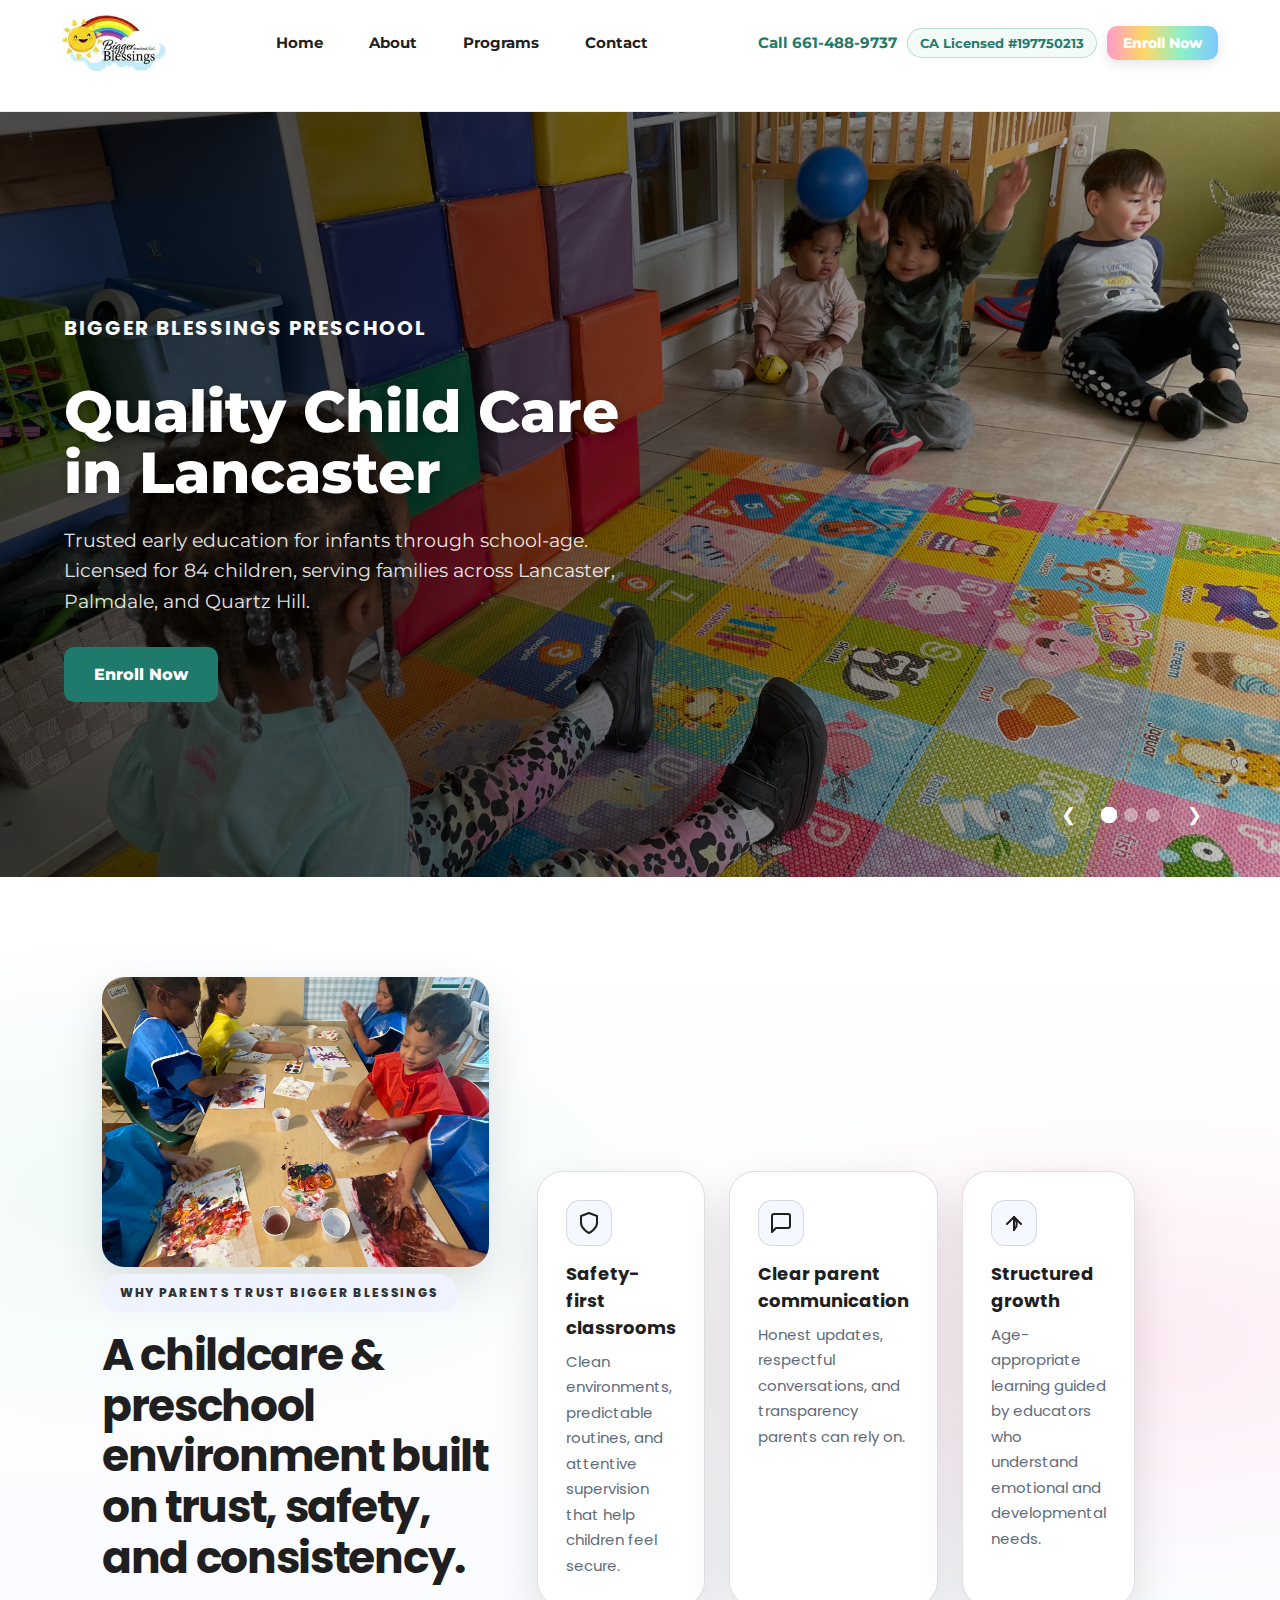
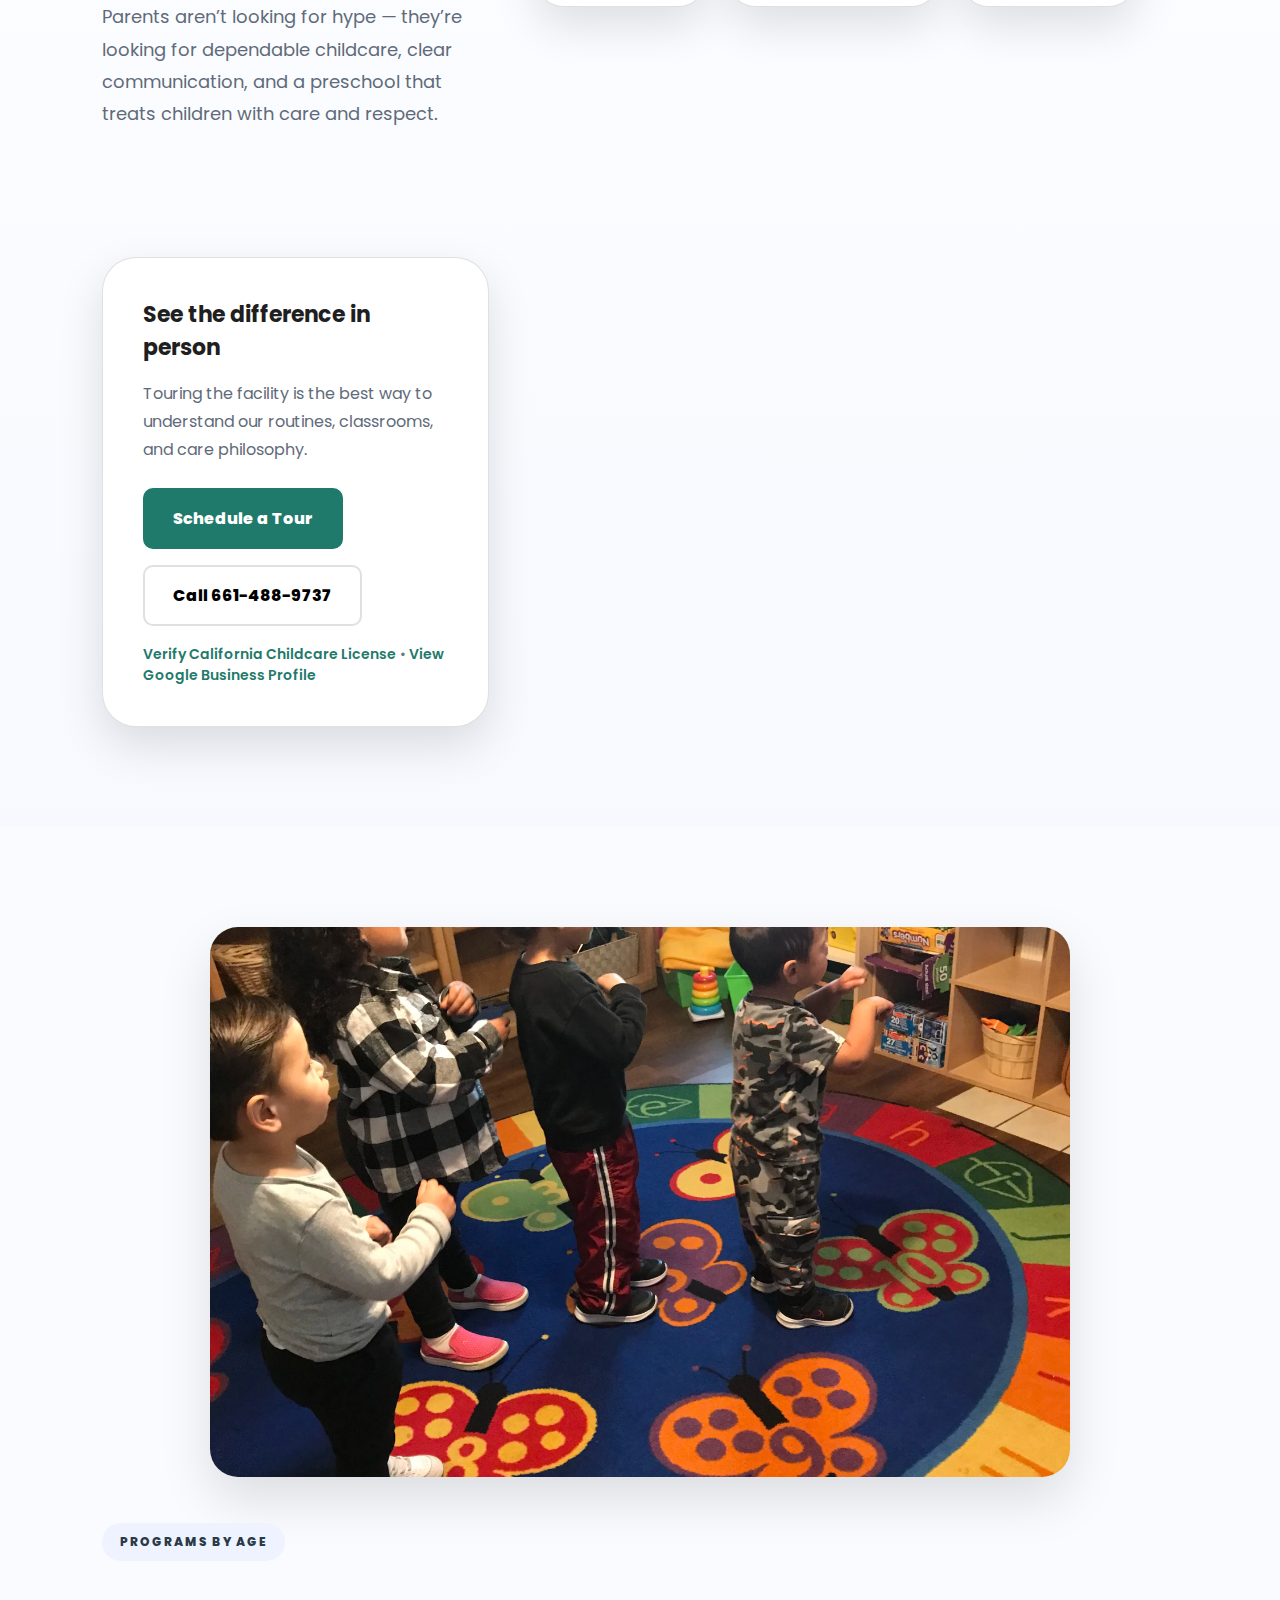
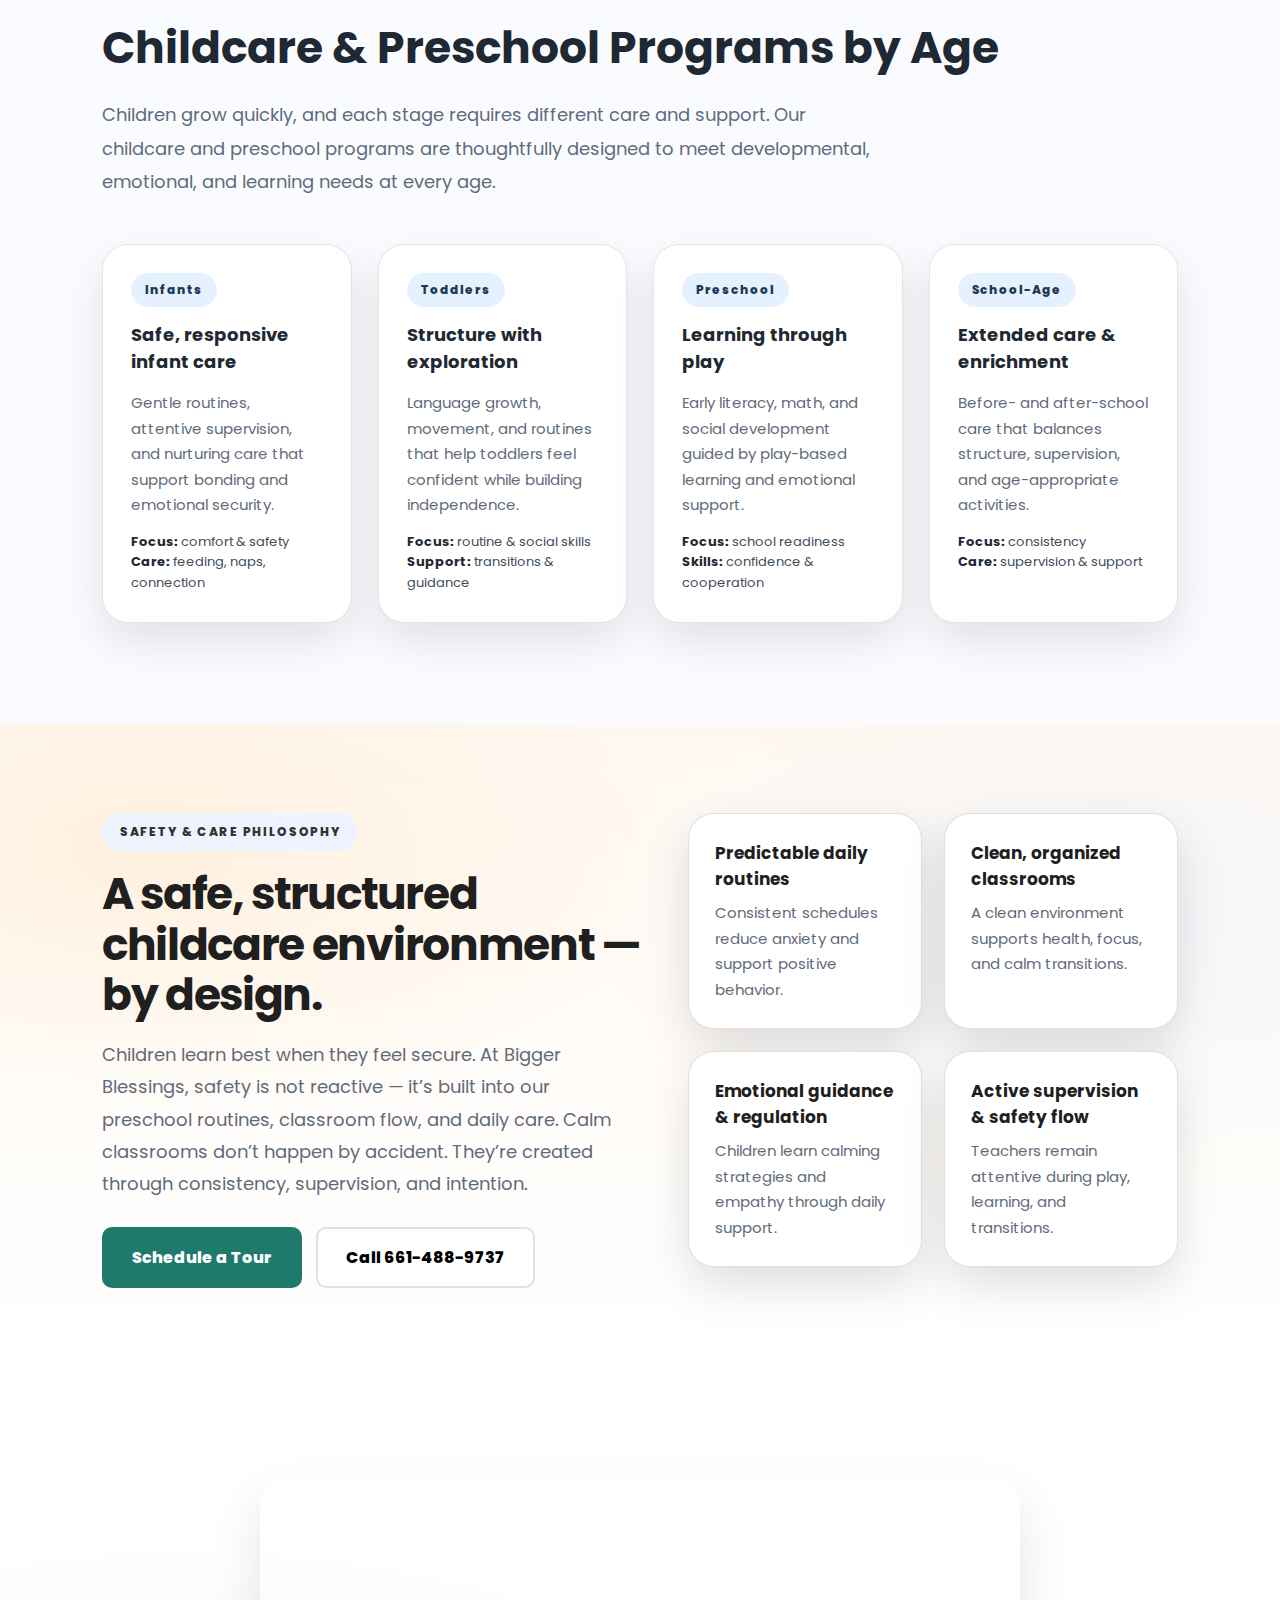
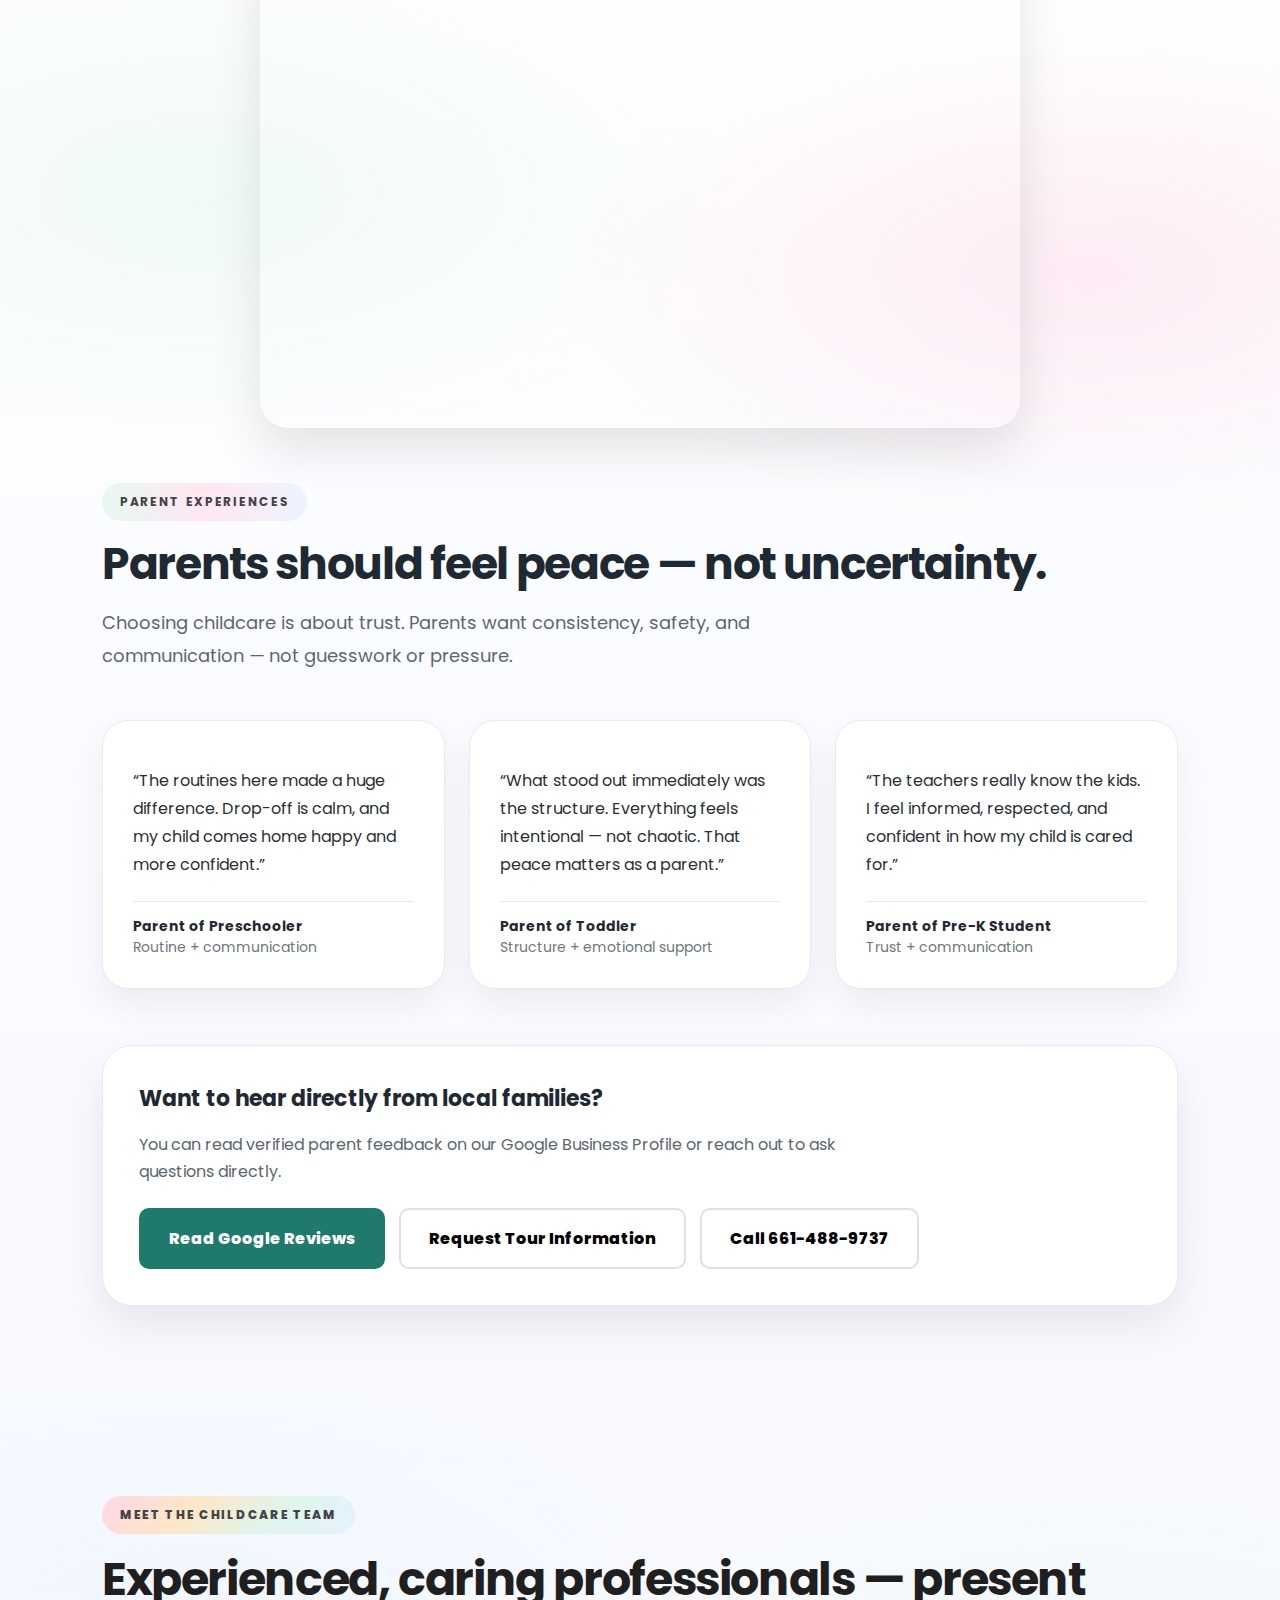
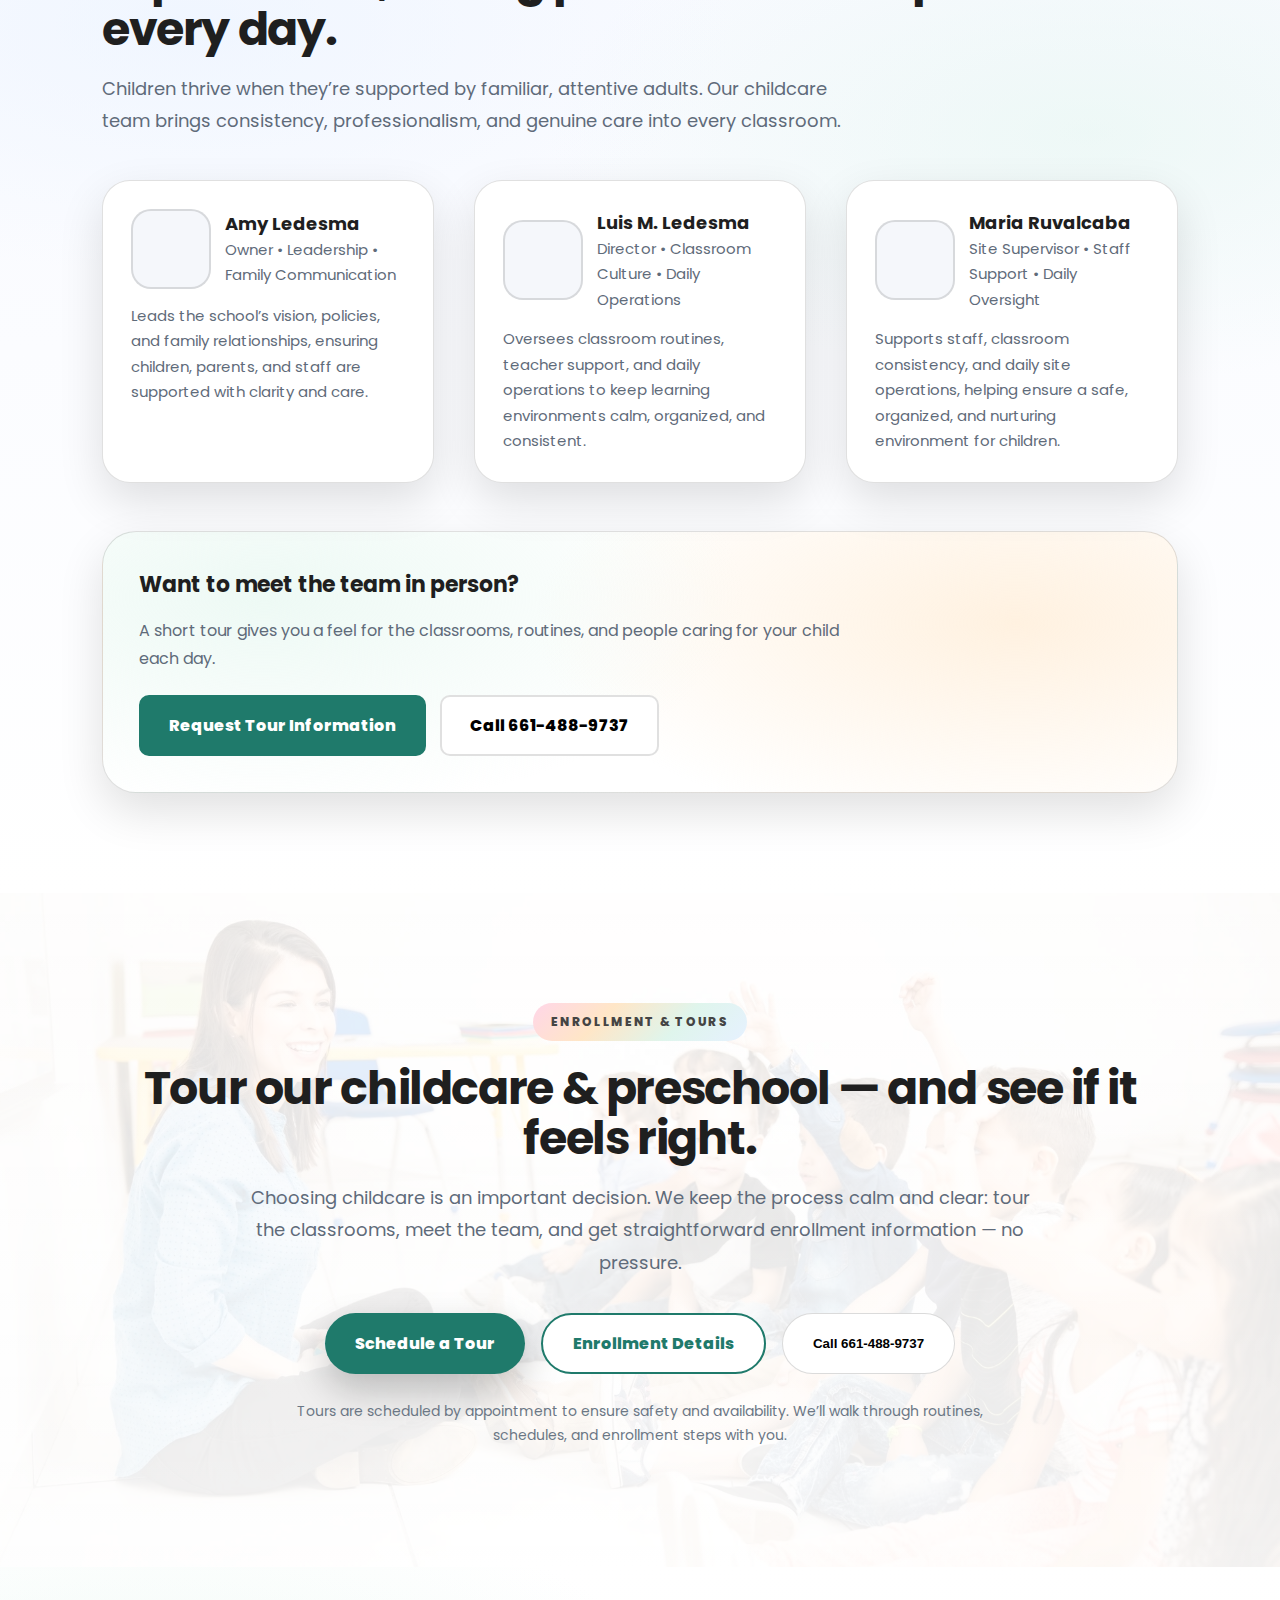
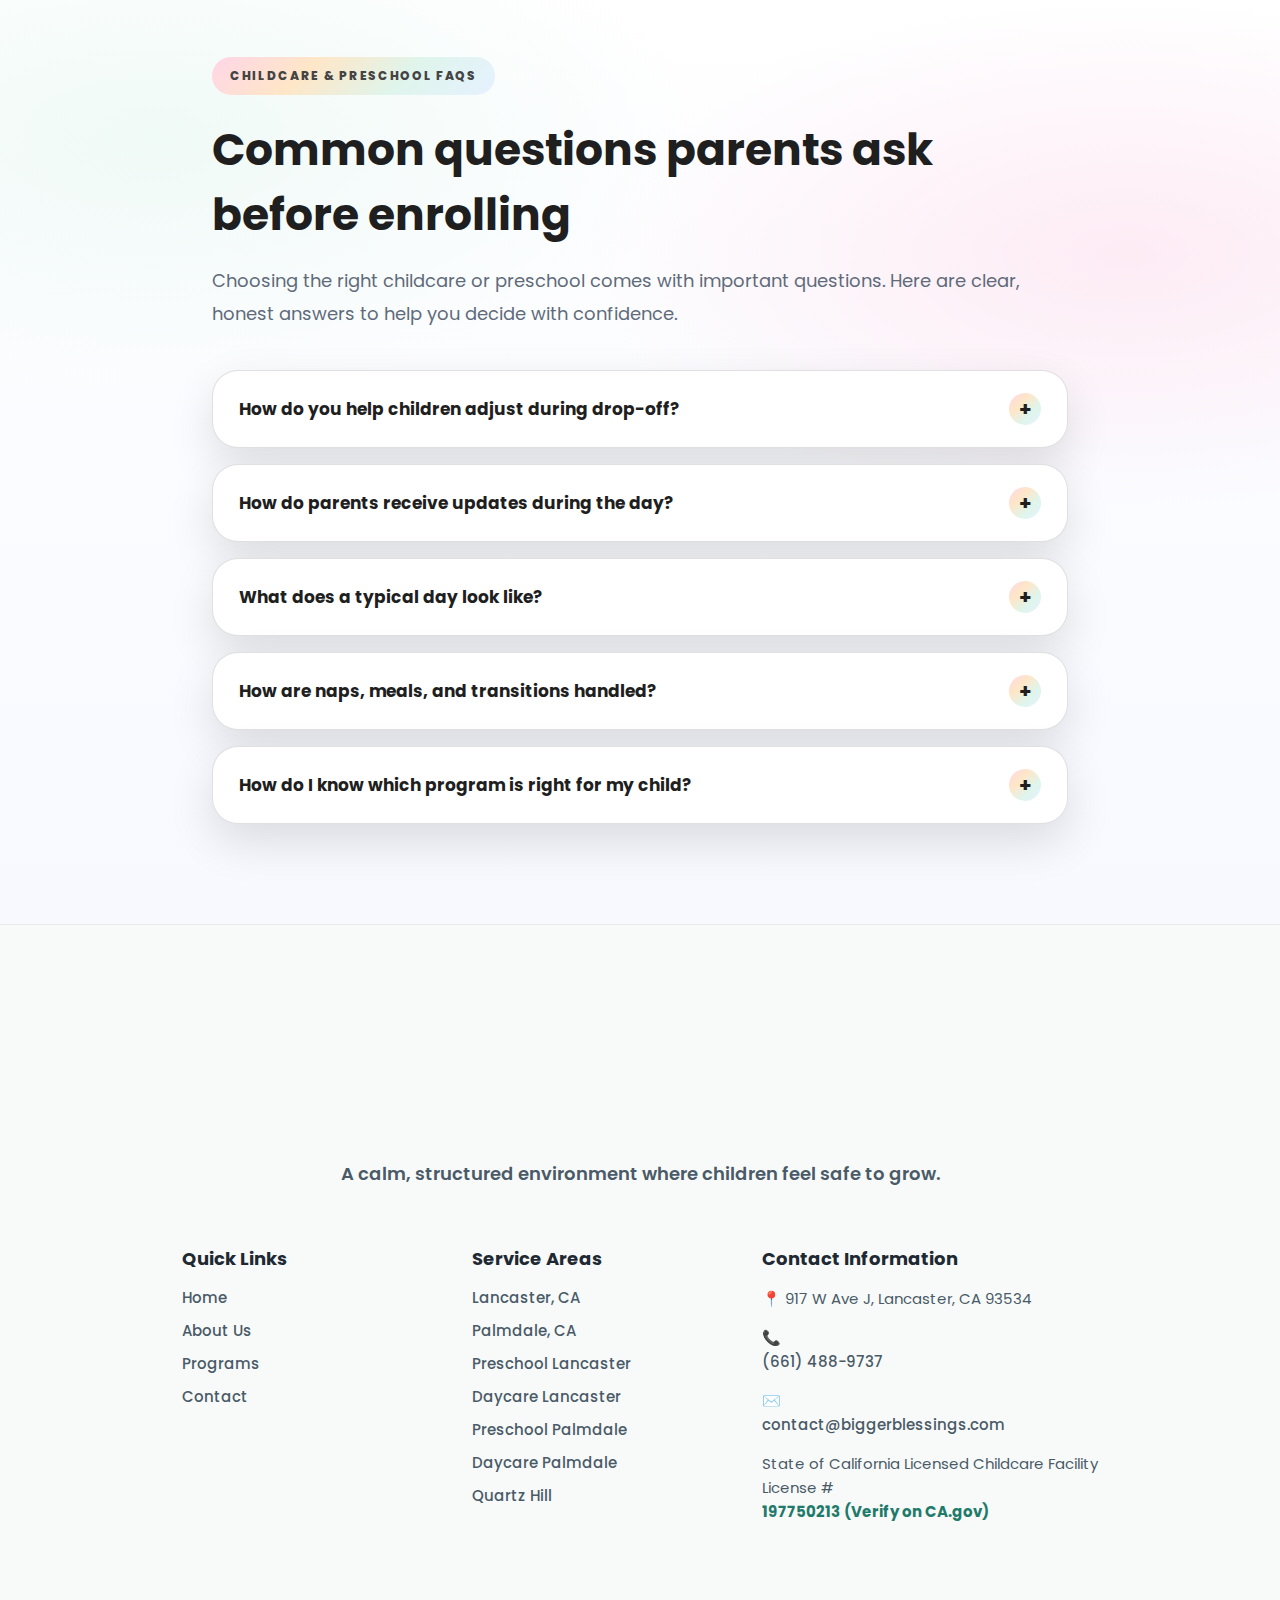
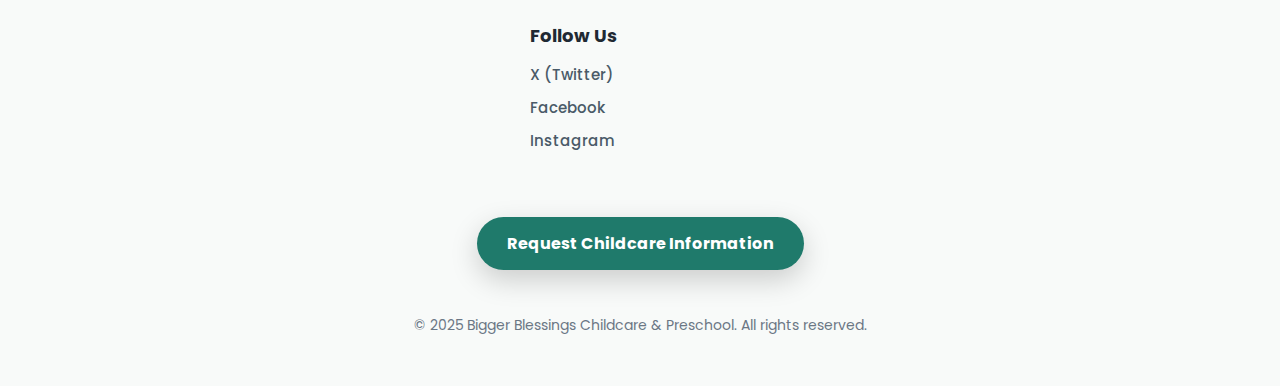
<file: index.html>
<!DOCTYPE html>
<html lang="en">

<head>
    <meta charset="UTF-8">
    <meta name="viewport" content="width=device-width, initial-scale=1.0">
    <title>Bigger Blessings | Childcare & Preschool</title>
    <meta name="description"
        content="Bigger Blessings Childcare & Preschool - CA Licensed Facility #197750213. Providing a nurturing environment for your little ones.">

    <link rel="icon" type="image/webp" href="/favicon.webp">
    <!-- Google Fonts -->
    <link rel="preconnect" href="https://fonts.googleapis.com">
    <link rel="preconnect" href="https://fonts.gstatic.com" crossorigin>
    <link
        href="https://fonts.googleapis.com/css2?family=Montserrat:wght@400;700;800&family=Poppins:wght@400;500;600;700&display=swap"
        rel="stylesheet">

    <link rel="stylesheet" href="/css/style.css?v=2.5">

    <!-- Schema.org JSON-LD -->
    <script type="application/ld+json">
    {
      "@context": "https://schema.org",
      "@type": "Preschool",
      "name": "Bigger Blessings Childcare & Preschool",
      "alternateName": "Bigger Blessings",
      "url": "https://biggerblessings.com/",
      "logo": "https://biggerblessings.com/images/logo.webp",
      "image": "https://biggerblessings.com/images/bigger-blessings-hero-main.webp",
      "description": "Bigger Blessings Childcare & Preschool provides a nurturing early education environment for infants through school-age children in Lancaster, CA.",
      "address": {
        "@type": "PostalAddress",
        "streetAddress": "917 W Ave J",
        "addressLocality": "Lancaster",
        "addressRegion": "CA",
        "postalCode": "93534",
        "addressCountry": "US"
      },
      "geo": {
        "@type": "GeoCoordinates",
        "latitude": 34.6895574,
        "longitude": -118.1463244
      },
      "telephone": "+1-661-488-9737",
      "openingHoursSpecification": [
        {
          "@type": "OpeningHoursSpecification",
          "dayOfWeek": [
            "Monday",
            "Tuesday",
            "Wednesday",
            "Thursday",
            "Friday"
          ],
          "opens": "06:00",
          "closes": "18:00"
        }
      ],
      "sameAs": [
        "https://x.com/BiggerBlesfm6z"
      ],
      "priceRange": "$$",
      "award": "California Licensed Childcare Facility #197750213"
    }
    </script>

    <script type="application/ld+json">
    {
      "@context": "https://schema.org",
      "@type": "FAQPage",
      "mainEntity": [{
        "@type": "Question",
        "name": "How do you help children adjust during drop-off?",
        "acceptedAnswer": {
          "@type": "Answer",
          "text": "We follow calm, predictable drop-off routines with familiar teachers. Children are supported emotionally and never rushed."
        }
      }, {
        "@type": "Question",
        "name": "How do parents receive updates during the day?",
        "acceptedAnswer": {
          "@type": "Answer",
          "text": "Parents receive clear communication and are always welcome to ask questions or check in."
        }
      }, {
        "@type": "Question",
        "name": "What does a typical day look like?",
        "acceptedAnswer": {
          "@type": "Answer",
          "text": "Each day follows a predictable rhythm of learning, play, meals, rest, and guided transitions."
        }
      }]
    }
    </script>
</head>

<body>

    <!-- 🌈 Bigger Blessings Header — Verified & Trusted -->
    <header class="bbp-header" role="banner">

        <!-- Scroll Accent -->
        <div class="bbp-scroll-accent" aria-hidden="true"></div>

        <div class="bbp-container">

            <!-- Logo -->
            <div class="bbp-logo">
                <a href="/" aria-label="Bigger Blessings Home">
                    <img src="/images/logo.webp" alt="Bigger Blessings Preschool Logo" width="104" height="56">
                </a>
            </div>

            <!-- Desktop Nav -->
            <nav class="bbp-nav" aria-label="Main navigation">
                <ul>
                    <li><a href="/">Home</a></li>
                    <li><a href="/about/">About</a></li>
                    <li><a href="/programs/">Programs</a></li>
                    <li><a href="/contact/">Contact</a></li>
                </ul>
            </nav>

            <!-- CTA + Trust -->
            <div class="bbp-cta">

                <!-- PHONE (HTTPS SAFE) -->
                <button class="bbp-phone" type="button" onclick="window.location.href='tel:6614889737';"
                    aria-label="Call Bigger Blessings Childcare">
                    Call 661-488-9737
                </button>

                <a class="bbp-license" href="https://www.ccld.dss.ca.gov/carefacilitysearch/FacDetail/197750213"
                    target="_blank" rel="noopener noreferrer"
                    aria-label="Verify Bigger Blessings Childcare & Preschool license">
                    CA Licensed #197750213
                </a>

                <a class="bbp-enroll" href="/enroll/">Enroll Now</a>
            </div>

            <!-- Mobile Toggle -->
            <button class="bbp-hamburger" aria-label="Toggle menu" aria-expanded="false">
                <span></span><span></span><span></span>
            </button>

        </div>

        <!-- Scallop Divider -->
        <div class="bbp-scallops"></div>

        <!-- Mobile Menu -->
        <div class="bbp-mobile-menu" aria-label="Mobile navigation">
            <a href="/">Home</a>
            <a href="/about/">About</a>
            <a href="/programs/">Programs</a>
            <a href="/contact/">Contact</a>

            <a href="https://www.ccld.dss.ca.gov/carefacilitysearch/FacDetail/197750213" target="_blank"
                rel="noopener noreferrer" class="bbp-mobile-license">
                ✔ CA Licensed Facility #197750213
            </a>

            <a class="bbp-mobile-enroll" href="/enroll/">Enroll Now</a>

            <!-- PHONE (HTTPS SAFE) -->
            <button class="bbp-mobile-phone" type="button" onclick="window.location.href='tel:6614889737';"
                aria-label="Call Bigger Blessings Childcare">
                Call 661-488-9737
            </button>
        </div>
    </header>

    <main>
        <!-- =========================================
        BIGGER BLESSINGS — HERO SLIDER (ANIMATED)
        ========================================= -->
        <section id="bbpHeroSlider" aria-label="Bigger Blessings Childcare & Preschool Showcase">

            <!-- Slide 1: General Quality -->
            <div class="slide active" style="background-image:url('images/bigger-blessings-hero-main.webp');">
                <div class="slide-content">
                    <h4>Bigger Blessings Preschool</h4>
                    <h1>Quality Child Care in Lancaster</h1>
                    <p>Trusted early education for infants through school-age. Licensed for 84 children, serving
                        families across Lancaster, Palmdale, and Quartz Hill.</p>
                    <div class="slide-cta">
                        <a href="/contact/" class="bb-btn bb-btn-primary">Enroll Now</a>
                    </div>
                </div>
            </div>

            <!-- Slide 2: Programs & Curriculum -->
            <div class="slide" style="background-image:url('images/classroom-activity-preschool.webp');">
                <div class="slide-content">
                    <h4>Learning Through Play</h4>
                    <h1>Programs for Ages 0–13</h1>
                    <p>We follow California Preschool Learning Foundations — children discover, explore, and grow
                        through play in a safe, nurturing environment.</p>
                    <div class="slide-cta">
                        <a href="/programs/" class="bb-btn bb-btn-primary">Explore Programs</a>
                    </div>
                </div>
            </div>

            <!-- Slide 3: Philosophy & Tour -->
            <div class="slide" style="background-image:url('images/infant-care-program.webp');">
                <div class="slide-content">
                    <h4>Family-Centered Care</h4>
                    <h1>Building Bright Futures</h1>
                    <p>Year-round childcare with full-time, part-time, and drop-in options. Meals provided, subsidy
                        programs accepted, and every child welcomed.</p>
                    <div class="slide-cta">
                        <a href="/contact/" class="bb-btn bb-btn-primary">Schedule a Tour</a>
                    </div>
                </div>
            </div>

            <!-- Slider Controls -->
            <div class="slider-controls">
                <button class="arrow" onclick="showSlideBBP(currentSlideIndex - 1)"
                    aria-label="Previous slide">❮</button>
                <div id="sliderDotsBBP" class="slider-dots"></div>
                <button class="arrow" onclick="showSlideBBP(currentSlideIndex + 1)" aria-label="Next slide">❯</button>
            </div>

        </section>

        <!-- =========================================
        WHY PARENTS TRUST BIGGER BLESSINGS
        ========================================= -->
        <section class="bb-trust-fw" aria-labelledby="bb-trust-title">
            <div class="bb-trust-wrap">
                <!-- Row 1: Intro (Image + Text) -->
                <div class="bb-trust-intro">
                    <div class="bb-trust-image">
                        <img src="images/safety-facility-childcare.webp"
                            alt="Safe, clean, and nurturing childcare facility at Bigger Blessings Lancaster"
                            width="600" height="400" loading="lazy">
                    </div>
                    <div class="bb-trust-content">
                        <div class="bb-trust-kicker">WHY PARENTS TRUST BIGGER BLESSINGS</div>
                        <h2 id="bb-trust-title">A childcare & preschool environment built on trust, safety, and
                            consistency.
                        </h2>
                        <p class="bb-trust-desc">Parents aren’t looking for hype — they’re looking for dependable
                            childcare,
                            clear communication, and a preschool that treats children with care and respect.</p>
                    </div>
                </div>

                <!-- Row 2: Features Grid -->
                <div class="bb-trust-grid">
                    <div class="bb-trust-card">
                        <div class="bb-trust-icon">
                            <svg width="24" height="24" viewBox="0 0 24 24" fill="none" stroke="currentColor"
                                stroke-width="2" stroke-linecap="round" stroke-linejoin="round">
                                <path d="M12 22s8-4 8-10V5l-8-3-8 3v7c0 6 8 10 8 10z"></path>
                            </svg>
                        </div>
                        <h3>Safety-first classrooms</h3>
                        <p>Clean environments, predictable routines, and attentive supervision that help children
                            feel
                            secure.</p>
                    </div>
                    <div class="bb-trust-card">
                        <div class="bb-trust-icon">
                            <svg width="24" height="24" viewBox="0 0 24 24" fill="none" stroke="currentColor"
                                stroke-width="2" stroke-linecap="round" stroke-linejoin="round">
                                <path d="M21 15a2 2 0 0 1-2 2H7l-4 4V5a2 2 0 0 1 2-2h14a2 2 0 0 1 2 2z"></path>
                            </svg>
                        </div>
                        <h3>Clear parent communication</h3>
                        <p>Honest updates, respectful conversations, and transparency parents can rely on.</p>
                    </div>
                    <div class="bb-trust-card">
                        <div class="bb-trust-icon">
                            <svg width="24" height="24" viewBox="0 0 24 24" fill="none" stroke="currentColor"
                                stroke-width="2" stroke-linecap="round" stroke-linejoin="round">
                                <path d="M12 19V6M5 13l7-7 7 7"></path>
                                <path d="M12 6a9 9 0 0 1 0 13"></path>
                            </svg>
                        </div>
                        <h3>Structured growth</h3>
                        <p>Age-appropriate learning guided by educators who understand emotional and developmental
                            needs.</p>
                    </div>
                </div>

                <!-- Row 3: CTA -->
                <div class="bb-trust-cta">
                    <h4>See the difference in person</h4>
                    <p>Touring the facility is the best way to understand our routines, classrooms, and care
                        philosophy.</p>
                    <div class="bb-trust-btns">
                        <a class="bb-btn bb-btn-primary" href="/contact/">Schedule a Tour</a>
                        <button class="bb-btn bb-btn-secondary" type="button"
                            onclick="window.location.href='tel:6614889737';"
                            aria-label="Call Bigger Blessings Childcare">Call 661-488-9737</button>
                    </div>
                    <div class="bb-trust-links">
                        <a href="https://www.ccld.dss.ca.gov/carefacilitysearch/FacDetail/197750213" target="_blank"
                            rel="noopener noreferrer">Verify California Childcare License</a>
                        •
                        <a href="https://www.google.com/maps/place/Bigger+Blessings+Childcare+%26+Preschool/"
                            target="_blank" rel="noopener noreferrer">View Google Business Profile</a>
                    </div>
                </div>
            </div>
            </div>
        </section>

        <!-- =========================================
        PROGRAMS BY AGE — BIGGER BLESSINGS
        ========================================= -->
        <section class="bb-program-age-fw" id="bb-programs-list">
            <div class="bb-program-age-wrap">
                <div class="bb-program-age-image">
                    <img src="images/preschool-classroom-environment.webp"
                        alt="Preschool classroom environment at Bigger Blessings Lancaster" width="600" height="400"
                        loading="lazy">
                </div>
                <div class="bb-program-age-kicker">PROGRAMS BY AGE</div>
                <h2>Childcare & Preschool Programs by Age</h2>
                <p class="bb-program-age-desc">Children grow quickly, and each stage requires different care and
                    support. Our childcare and preschool programs are thoughtfully designed to meet developmental,
                    emotional, and learning needs at every age.</p>
                <div class="bb-program-age-grid">
                    <div class="bb-age-card">
                        <span class="bb-age-pill">Infants</span>
                        <h3>Safe, responsive infant care</h3>
                        <p>Gentle routines, attentive supervision, and nurturing care that support bonding and emotional
                            security.</p>
                        <div class="bb-age-meta">
                            <strong>Focus:</strong> comfort & safety<br>
                            <strong>Care:</strong> feeding, naps, connection
                        </div>
                    </div>
                    <div class="bb-age-card">
                        <span class="bb-age-pill">Toddlers</span>
                        <h3>Structure with exploration</h3>
                        <p>Language growth, movement, and routines that help toddlers feel confident while building
                            independence.</p>
                        <div class="bb-age-meta">
                            <strong>Focus:</strong> routine & social skills<br>
                            <strong>Support:</strong> transitions & guidance
                        </div>
                    </div>
                    <div class="bb-age-card">
                        <span class="bb-age-pill">Preschool</span>
                        <h3>Learning through play</h3>
                        <p>Early literacy, math, and social development guided by play-based learning and emotional
                            support.</p>
                        <div class="bb-age-meta">
                            <strong>Focus:</strong> school readiness<br>
                            <strong>Skills:</strong> confidence & cooperation
                        </div>
                    </div>
                    <div class="bb-age-card">
                        <span class="bb-age-pill">School-Age</span>
                        <h3>Extended care & enrichment</h3>
                        <p>Before- and after-school care that balances structure, supervision, and age-appropriate
                            activities.</p>
                        <div class="bb-age-meta">
                            <strong>Focus:</strong> consistency<br>
                            <strong>Care:</strong> supervision & support
                        </div>
                    </div>
                </div>
            </div>
        </section>

        <!-- =========================================
        SAFETY & CARE PHILOSOPHY
        ========================================= -->
        <section class="bb-safety-fw" aria-labelledby="bb-safety-title">
            <div class="bb-safety-wrap">
                <div>
                    <div class="bb-safety-kicker">SAFETY & CARE PHILOSOPHY</div>
                    <h2 id="bb-safety-title">A safe, structured childcare environment — by design.</h2>
                    <p class="bb-safety-desc">Children learn best when they feel secure. At Bigger Blessings, safety is
                        not reactive — it’s built into our preschool routines, classroom flow, and daily care. Calm
                        classrooms don’t happen by accident. They’re created through consistency, supervision, and
                        intention.</p>
                    <div class="bb-safety-btns">
                        <a class="bb-btn bb-btn-primary" href="/contact/">Schedule a Tour</a>
                        <button class="bb-btn bb-btn-secondary" type="button"
                            onclick="window.location.href='tel:6614889737';"
                            aria-label="Call Bigger Blessings Childcare">Call 661-488-9737</button>
                    </div>
                </div>
                <div class="bb-safety-grid">
                    <div class="bb-safety-card">
                        <h3>Predictable daily routines</h3>
                        <p>Consistent schedules reduce anxiety and support positive behavior.</p>
                    </div>
                    <div class="bb-safety-card">
                        <h3>Clean, organized classrooms</h3>
                        <p>A clean environment supports health, focus, and calm transitions.</p>
                    </div>
                    <div class="bb-safety-card">
                        <h3>Emotional guidance & regulation</h3>
                        <p>Children learn calming strategies and empathy through daily support.</p>
                    </div>
                    <div class="bb-safety-card">
                        <h3>Active supervision & safety flow</h3>
                        <p>Teachers remain attentive during play, learning, and transitions.</p>
                    </div>
                </div>
            </div>
        </section>

        <!-- =========================================
        TESTIMONIALS
        ========================================= -->
        <section class="bb-test-fw" aria-labelledby="bb-test-title">
            <div class="bb-test-wrap">
                <div class="bb-test-image">
                    <img src="images/daily-routine-childcare.webp"
                        alt="Daily routine and structured care at Bigger Blessings Preschool Lancaster" width="600"
                        height="400" loading="lazy">
                </div>
                <div class="bb-test-kicker">Parent Experiences</div>
                <h2 id="bb-test-title">Parents should feel peace — not uncertainty.</h2>
                <p class="bb-test-desc">Choosing childcare is about trust. Parents want consistency, safety, and
                    communication — not guesswork or pressure.</p>
                <div class="bb-test-grid">
                    <div class="bb-test-card">
                        <p class="bb-test-quote">“The routines here made a huge difference. Drop-off is calm, and my
                            child comes home happy and more confident.”</p>
                        <div class="bb-test-meta"><strong>Parent of Preschooler</strong><br>Routine + communication
                        </div>
                    </div>
                    <div class="bb-test-card">
                        <p class="bb-test-quote">“What stood out immediately was the structure. Everything feels
                            intentional — not chaotic. That peace matters as a parent.”</p>
                        <div class="bb-test-meta"><strong>Parent of Toddler</strong><br>Structure + emotional support
                        </div>
                    </div>
                    <div class="bb-test-card">
                        <p class="bb-test-quote">“The teachers really know the kids. I feel informed, respected, and
                            confident in how my child is cared for.”</p>
                        <div class="bb-test-meta"><strong>Parent of Pre-K Student</strong><br>Trust + communication
                        </div>
                    </div>
                </div>
                <div class="bb-test-cta">
                    <h3>Want to hear directly from local families?</h3>
                    <p>You can read verified parent feedback on our Google Business Profile or reach out to ask
                        questions directly.</p>
                    <div class="bb-test-btns">
                        <a class="bb-btn bb-btn-primary"
                            href="https://www.google.com/maps/place/Bigger+Blessings+Childcare+%26+Preschool/"
                            target="_blank" rel="noopener noreferrer">Read Google Reviews</a>
                        <a class="bb-btn bb-btn-secondary" href="/contact/">Request Tour Information</a>
                        <button class="bb-btn bb-btn-secondary" type="button"
                            onclick="window.location.href='tel:6614889737';"
                            aria-label="Call Bigger Blessings Childcare">Call 661-488-9737</button>
                    </div>
                </div>
            </div>
        </section>

        <!-- =========================================
        MEET THE TEAM — BIGGER BLESSINGS
        ========================================= -->
        <section class="bb-team-fw" aria-labelledby="bb-team-title">
            <div class="bb-team-wrap">
                <div class="bb-team-kicker">Meet the Childcare Team</div>
                <h2 id="bb-team-title">Experienced, caring professionals — present every day.</h2>
                <p class="bb-team-desc">Children thrive when they’re supported by familiar, attentive adults. Our
                    childcare team brings consistency, professionalism, and genuine care into every classroom.</p>
                <div class="bb-team-grid">
                    <div class="bb-team-card">
                        <div class="bb-team-head">
                            <img src="images/amy.webp" alt="Amy Ledesma, Owner of Bigger Blessings Childcare Lancaster"
                                class="bb-team-avatar" width="80" height="80" loading="lazy">
                            <div>
                                <h3 class="bb-team-name">Amy Ledesma</h3>
                                <p class="bb-team-role">Owner • Leadership • Family Communication</p>
                            </div>
                        </div>
                        <p>Leads the school’s vision, policies, and family relationships, ensuring children, parents,
                            and staff are supported with clarity and care.</p>
                    </div>
                    <div class="bb-team-card">
                        <div class="bb-team-head">
                            <img src="images/luis.webp"
                                alt="Luis M. Ledesma, Director of Bigger Blessings Preschool Lancaster"
                                class="bb-team-avatar" width="80" height="80" loading="lazy">
                            <div>
                                <h3 class="bb-team-name">Luis M. Ledesma</h3>
                                <p class="bb-team-role">Director • Classroom Culture • Daily Operations</p>
                            </div>
                        </div>
                        <p>Oversees classroom routines, teacher support, and daily operations to keep learning
                            environments calm, organized, and consistent.</p>
                    </div>
                    <div class="bb-team-card">
                        <div class="bb-team-head">
                            <img src="images/maria.webp"
                                alt="Maria Ruvalcaba, Site Supervisor at Bigger Blessings Childcare Lancaster"
                                class="bb-team-avatar" width="80" height="80" loading="lazy">
                            <div>
                                <h3 class="bb-team-name">Maria Ruvalcaba</h3>
                                <p class="bb-team-role">Site Supervisor • Staff Support • Daily Oversight</p>
                            </div>
                        </div>
                        <p>Supports staff, classroom consistency, and daily site operations, helping ensure a safe,
                            organized, and nurturing environment for children.</p>
                    </div>
                </div>
                <div class="bb-team-cta">
                    <h3>Want to meet the team in person?</h3>
                    <p>A short tour gives you a feel for the classrooms, routines, and people caring for your child each
                        day.</p>
                    <div class="bb-team-btns">
                        <a class="bb-btn bb-btn-primary" href="/contact/">Request Tour Information</a>
                        <button class="bb-btn bb-btn-secondary" type="button"
                            onclick="window.location.href='tel:6614889737';"
                            aria-label="Call Bigger Blessings Childcare">Call 661-488-9737</button>
                    </div>
                </div>
            </div>
        </section>

        <!-- =========================================
        ENROLLMENT & TOURS — BIGGER BLESSINGS
        ========================================= -->
        <section class="bb-enroll-cta-fw" aria-labelledby="bb-enroll-cta-title">
            <div class="bb-enroll-cta-wrap">
                <div class="bb-enroll-cta-kicker">ENROLLMENT & TOURS</div>
                <h2 id="bb-enroll-cta-title">Tour our childcare & preschool — and see if it feels right.</h2>
                <p class="bb-enroll-cta-desc">Choosing childcare is an important decision. We keep the process calm and
                    clear: tour the classrooms, meet the team, and get straightforward enrollment information — no
                    pressure.</p>
                <div class="bb-enroll-cta-btns">
                    <a class="bb-enroll-btn bb-enroll-btn-primary" href="/contact/">Schedule a Tour</a>
                    <a class="bb-enroll-btn bb-enroll-btn-secondary" href="/contact/">Enrollment Details</a>
                    <button class="bb-enroll-btn bb-enroll-btn-phone" type="button"
                        onclick="window.location.href='tel:6614889737';"
                        aria-label="Call Bigger Blessings Childcare">Call 661-488-9737</button>
                </div>
                <div class="bb-enroll-cta-note">Tours are scheduled by appointment to ensure safety and availability.
                    We’ll walk through routines, schedules, and enrollment steps with you.</div>
            </div>
        </section>

        <!-- =========================================
        BIGGER BLESSINGS — CLICKABLE FAQ
        ========================================= -->
        <section class="bb-faq-fw" aria-labelledby="bb-faq-title">
            <div class="bb-faq-wrap">
                <div class="bb-faq-kicker">Childcare & Preschool FAQs</div>
                <h2 id="bb-faq-title">Common questions parents ask before enrolling</h2>
                <p class="bb-faq-desc">Choosing the right childcare or preschool comes with important questions. Here
                    are clear, honest answers to help you decide with confidence.</p>
                <div class="bb-faq">
                    <div class="bb-faq-item">
                        <button class="bb-faq-question">
                            <span>How do you help children adjust during drop-off?</span>
                            <div class="bb-faq-toggle">+</div>
                        </button>
                        <div class="bb-faq-answer">
                            <p>We follow calm, predictable drop-off routines with familiar teachers. Children are
                                supported emotionally and never rushed.</p>
                        </div>
                    </div>
                    <div class="bb-faq-item">
                        <button class="bb-faq-question">
                            <span>How do parents receive updates during the day?</span>
                            <div class="bb-faq-toggle">+</div>
                        </button>
                        <div class="bb-faq-answer">
                            <p>Parents receive clear communication and are always welcome to ask questions or check in.
                            </p>
                        </div>
                    </div>
                    <div class="bb-faq-item">
                        <button class="bb-faq-question">
                            <span>What does a typical day look like?</span>
                            <div class="bb-faq-toggle">+</div>
                        </button>
                        <div class="bb-faq-answer">
                            <p>Each day follows a predictable rhythm of learning, play, meals, rest, and guided
                                transitions.</p>
                        </div>
                    </div>
                    <div class="bb-faq-item">
                        <button class="bb-faq-question">
                            <span>How are naps, meals, and transitions handled?</span>
                            <div class="bb-faq-toggle">+</div>
                        </button>
                        <div class="bb-faq-answer">
                            <p>Transitions are gentle and supervised, with respect for individual needs.</p>
                        </div>
                    </div>
                    <div class="bb-faq-item">
                        <button class="bb-faq-question">
                            <span>How do I know which program is right for my child?</span>
                            <div class="bb-faq-toggle">+</div>
                        </button>
                        <div class="bb-faq-answer">
                            <p>We talk with you about your child’s age, personality, and family priorities to guide you
                                clearly.</p>
                        </div>
                    </div>
                </div>
            </div>
        </section>
    </main>

    <!-- 🌿 BIGGER BLESSINGS FOOTER — TRUSTED, VERIFIED, LOCAL SEO -->
    <footer class="bb-footer" role="contentinfo">
        <div class="bb-footer-inner">

            <!-- LOGO -->
            <img src="/images/footer-logo.webp" alt="Bigger Blessings Childcare & Preschool Logo" class="bb-footer-logo"
                width="180" height="120" loading="lazy">

            <!-- TAGLINE -->
            <div class="bb-footer-tagline">
                A calm, structured environment where children feel safe to grow.
            </div>

            <!-- COLUMNS -->
            <div class="bb-footer-cols">

                <!-- QUICK LINKS -->
                <div class="bb-footer-col">
                    <h3>Quick Links</h3>
                    <a href="/">Home</a>
                    <a href="/about/">About Us</a>
                    <a href="/programs/">Programs</a>
                    <a href="/contact/">Contact</a>
                </div>

                <!-- SERVICE AREAS -->
                <div class="bb-footer-col">
                    <h3>Service Areas</h3>
                    <a href="/locations/lancaster/">Lancaster, CA</a>
                    <a href="/locations/palmdale/">Palmdale, CA</a>
                    <a href="/preschool-lancaster-ca/">Preschool Lancaster</a>
                    <a href="/daycare-lancaster-ca/">Daycare Lancaster</a>
                    <a href="/preschool-palmdale-ca/">Preschool Palmdale</a>
                    <a href="/daycare-palmdale-ca/">Daycare Palmdale</a>
                    <a href="/locations/lancaster/">Quartz Hill</a>
                </div>

                <!-- CONTACT -->
                <div class="bb-footer-col">
                    <h3>Contact Information</h3>

                    <p>📍 917 W Ave J, Lancaster, CA 93534</p>

                    <p>
                        📞 <a href="tel:6614889737">(661) 488-9737</a>
                    </p>

                    <p>
                        ✉️ <a href="mailto:contact@biggerblessings.com">
                            contact@biggerblessings.com
                        </a>
                    </p>

                    <p class="bb-footer-license">
                        State of California Licensed Childcare Facility<br>
                        License #
                        <a href="https://www.ccld.dss.ca.gov/carefacilitysearch/FacDetail/197750213" target="_blank"
                            rel="noopener noreferrer"
                            aria-label="Verify Bigger Blessings Childcare & Preschool license on California Department of Social Services website">
                            197750213 (Verify on CA.gov)
                        </a>
                    </p>
                </div>

                <!-- SOCIAL -->
                <div class="bb-footer-col">
                    <h3>Follow Us</h3>
                    <a href="https://x.com/BiggerBlesfm6z" target="_blank" rel="noopener noreferrer">
                        X (Twitter)
                    </a>
                    <a href="#" rel="nofollow noopener">Facebook</a>
                    <a href="#" rel="nofollow noopener">Instagram</a>
                </div>

            </div>

            <!-- CTA -->
            <a href="/contact/" class="bb-footer-btn">
                Request Childcare Information
            </a>

            <!-- COPYRIGHT -->
            <div class="bb-footer-copy">
                © 2025 Bigger Blessings Childcare & Preschool. All rights reserved.
            </div>

        </div>
    </footer>

    <script src="/js/main.js"></script>
</body>

</html>
</file>
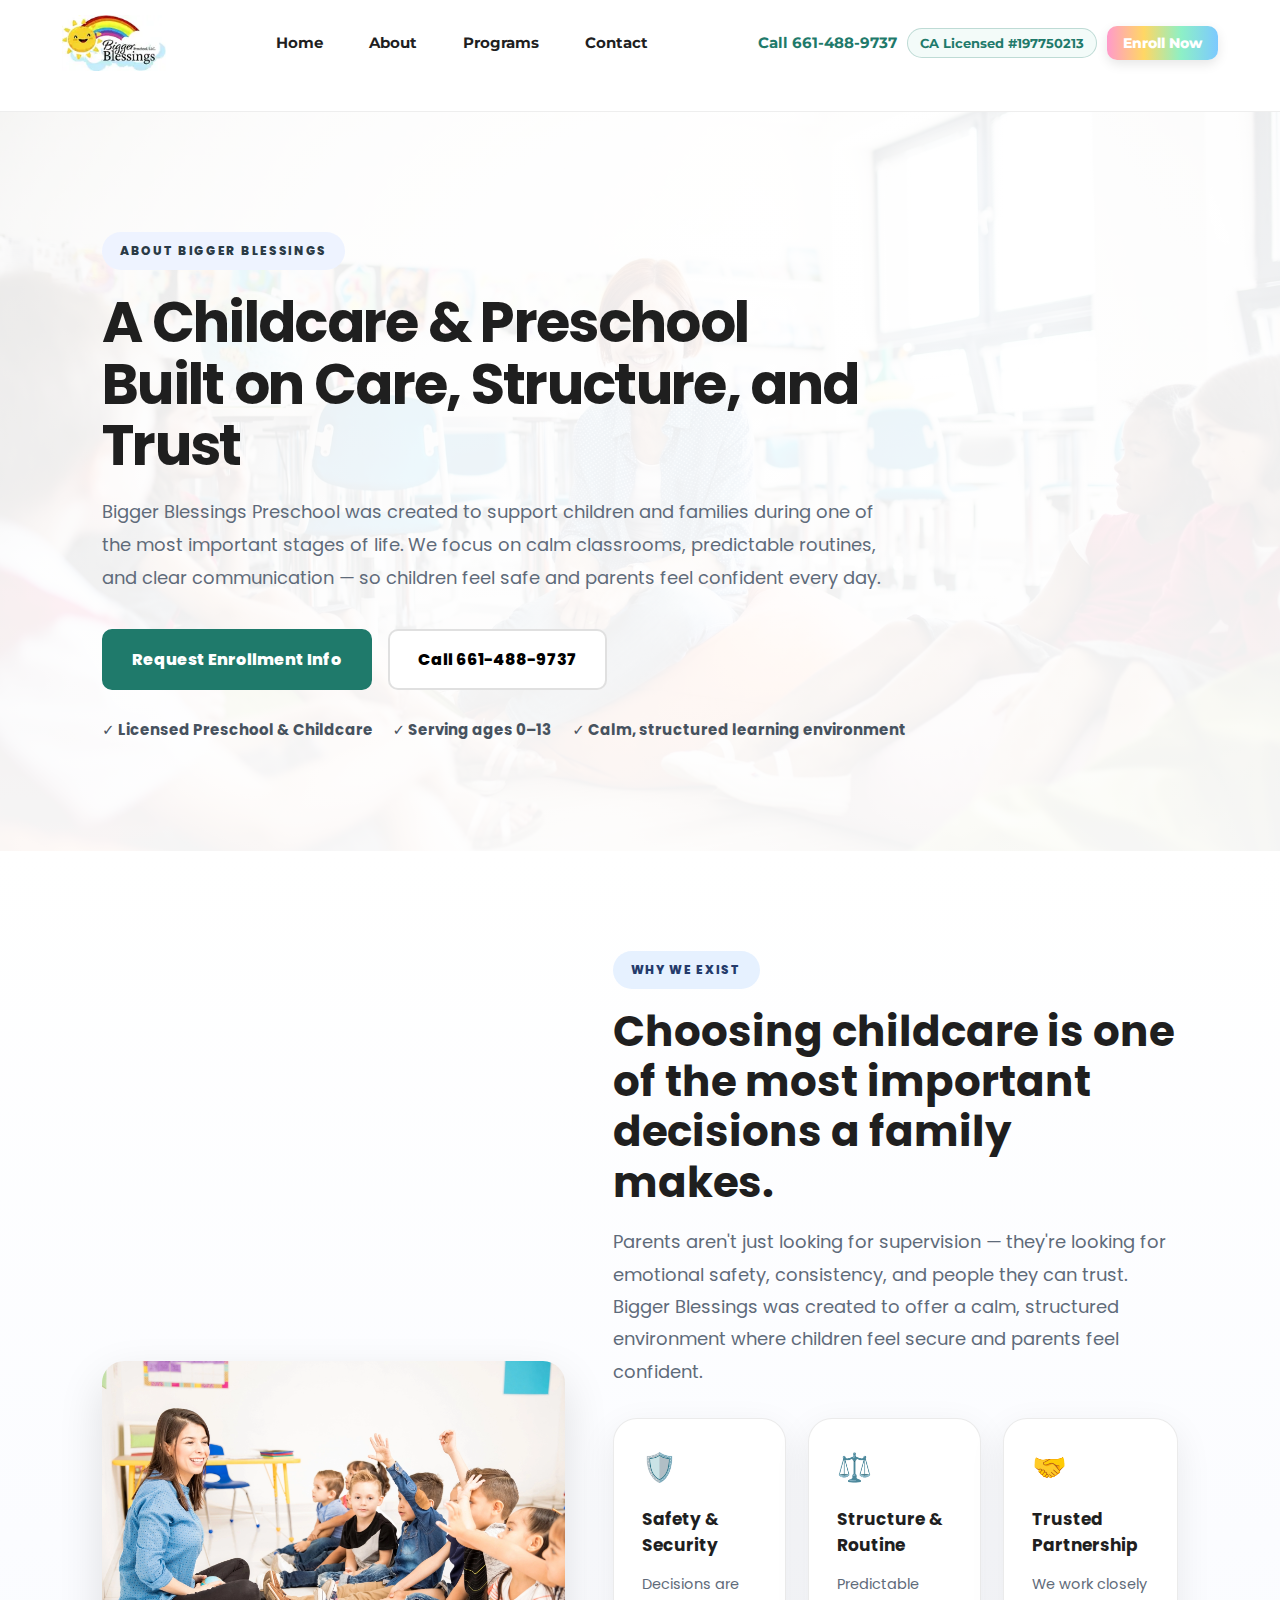
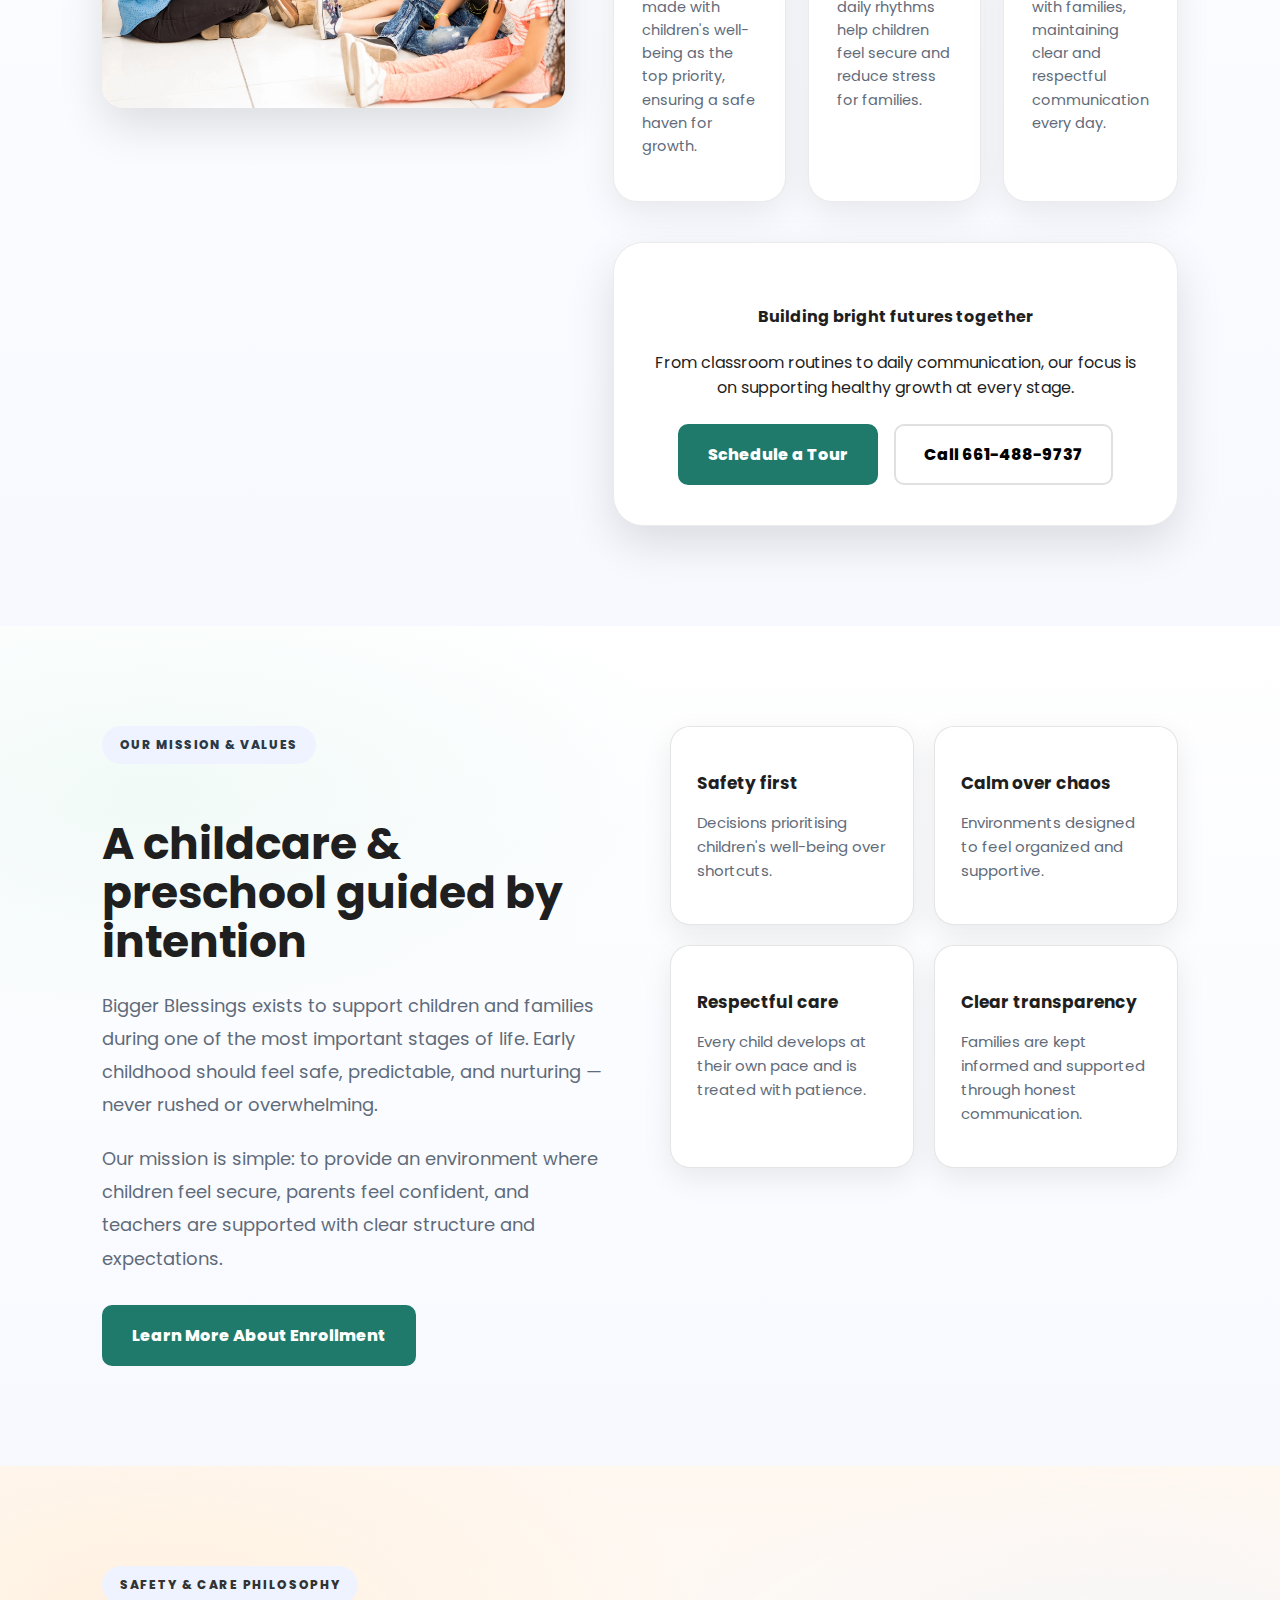
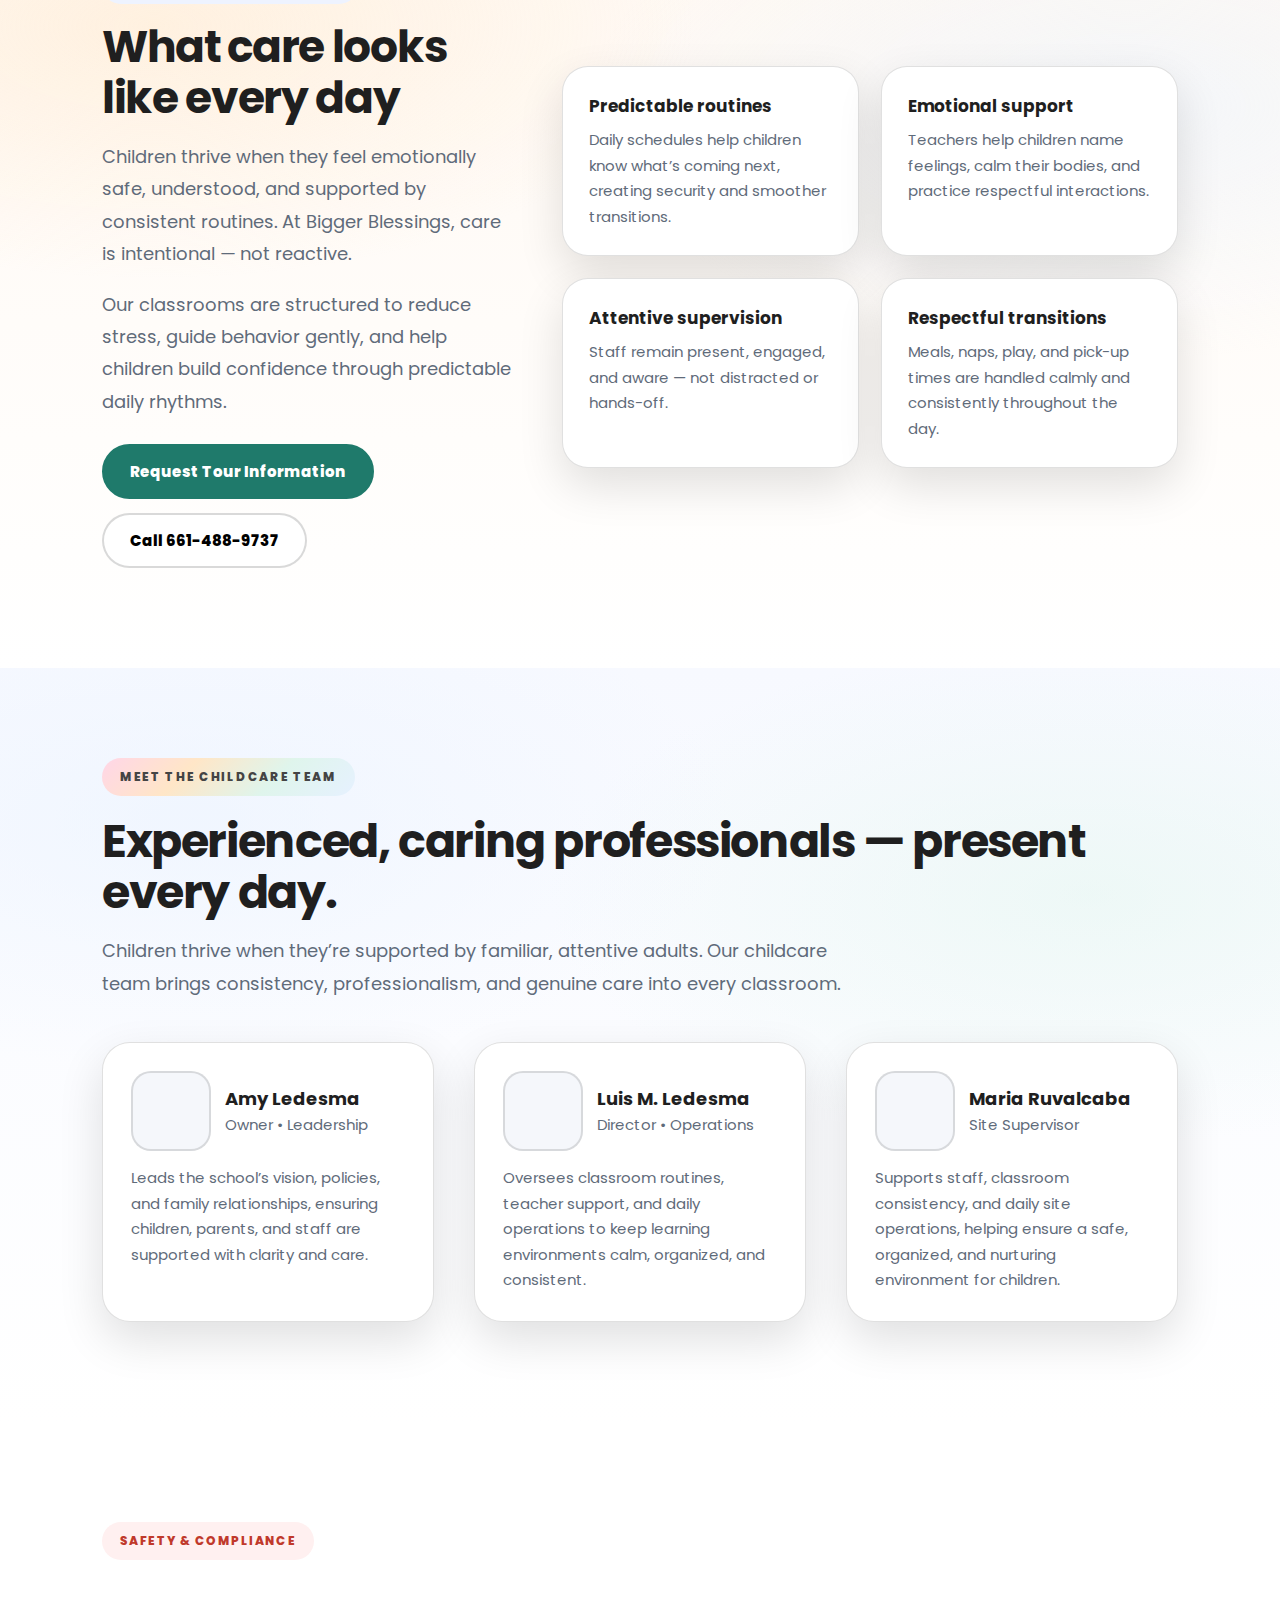
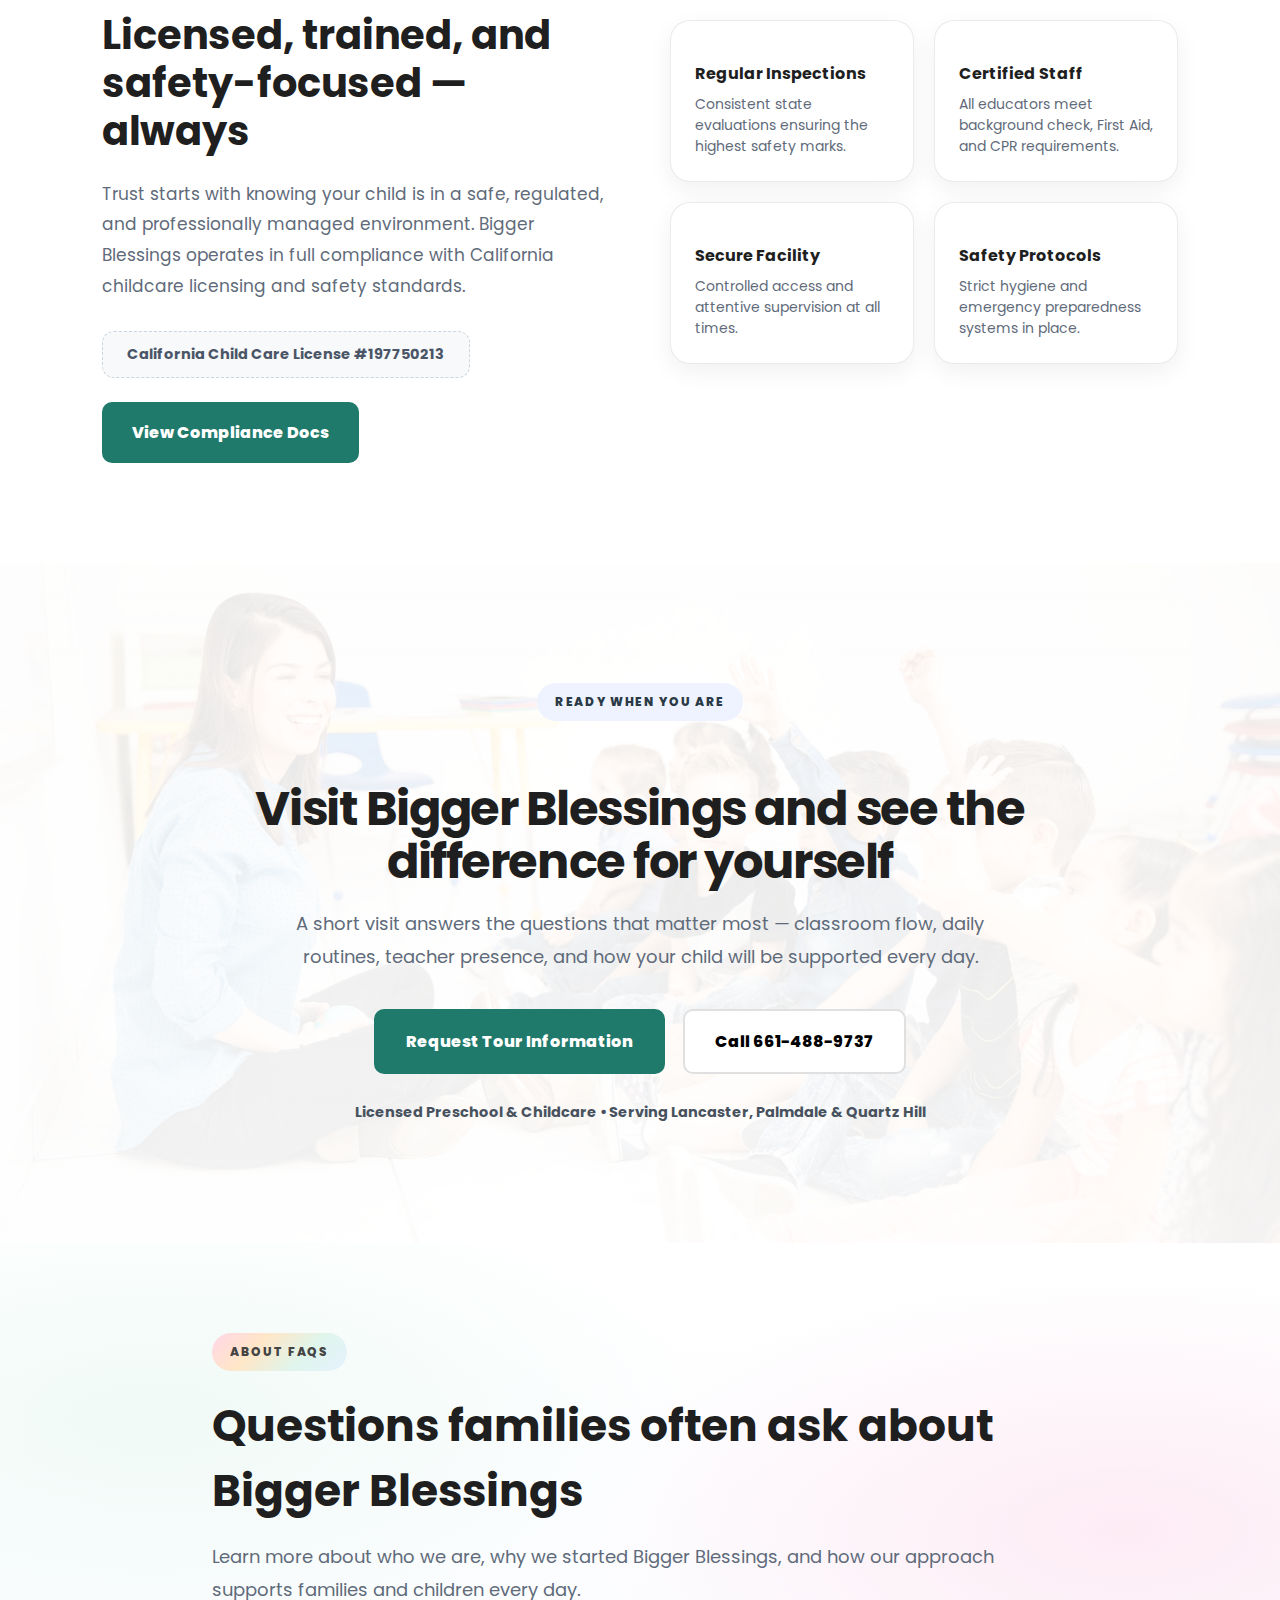
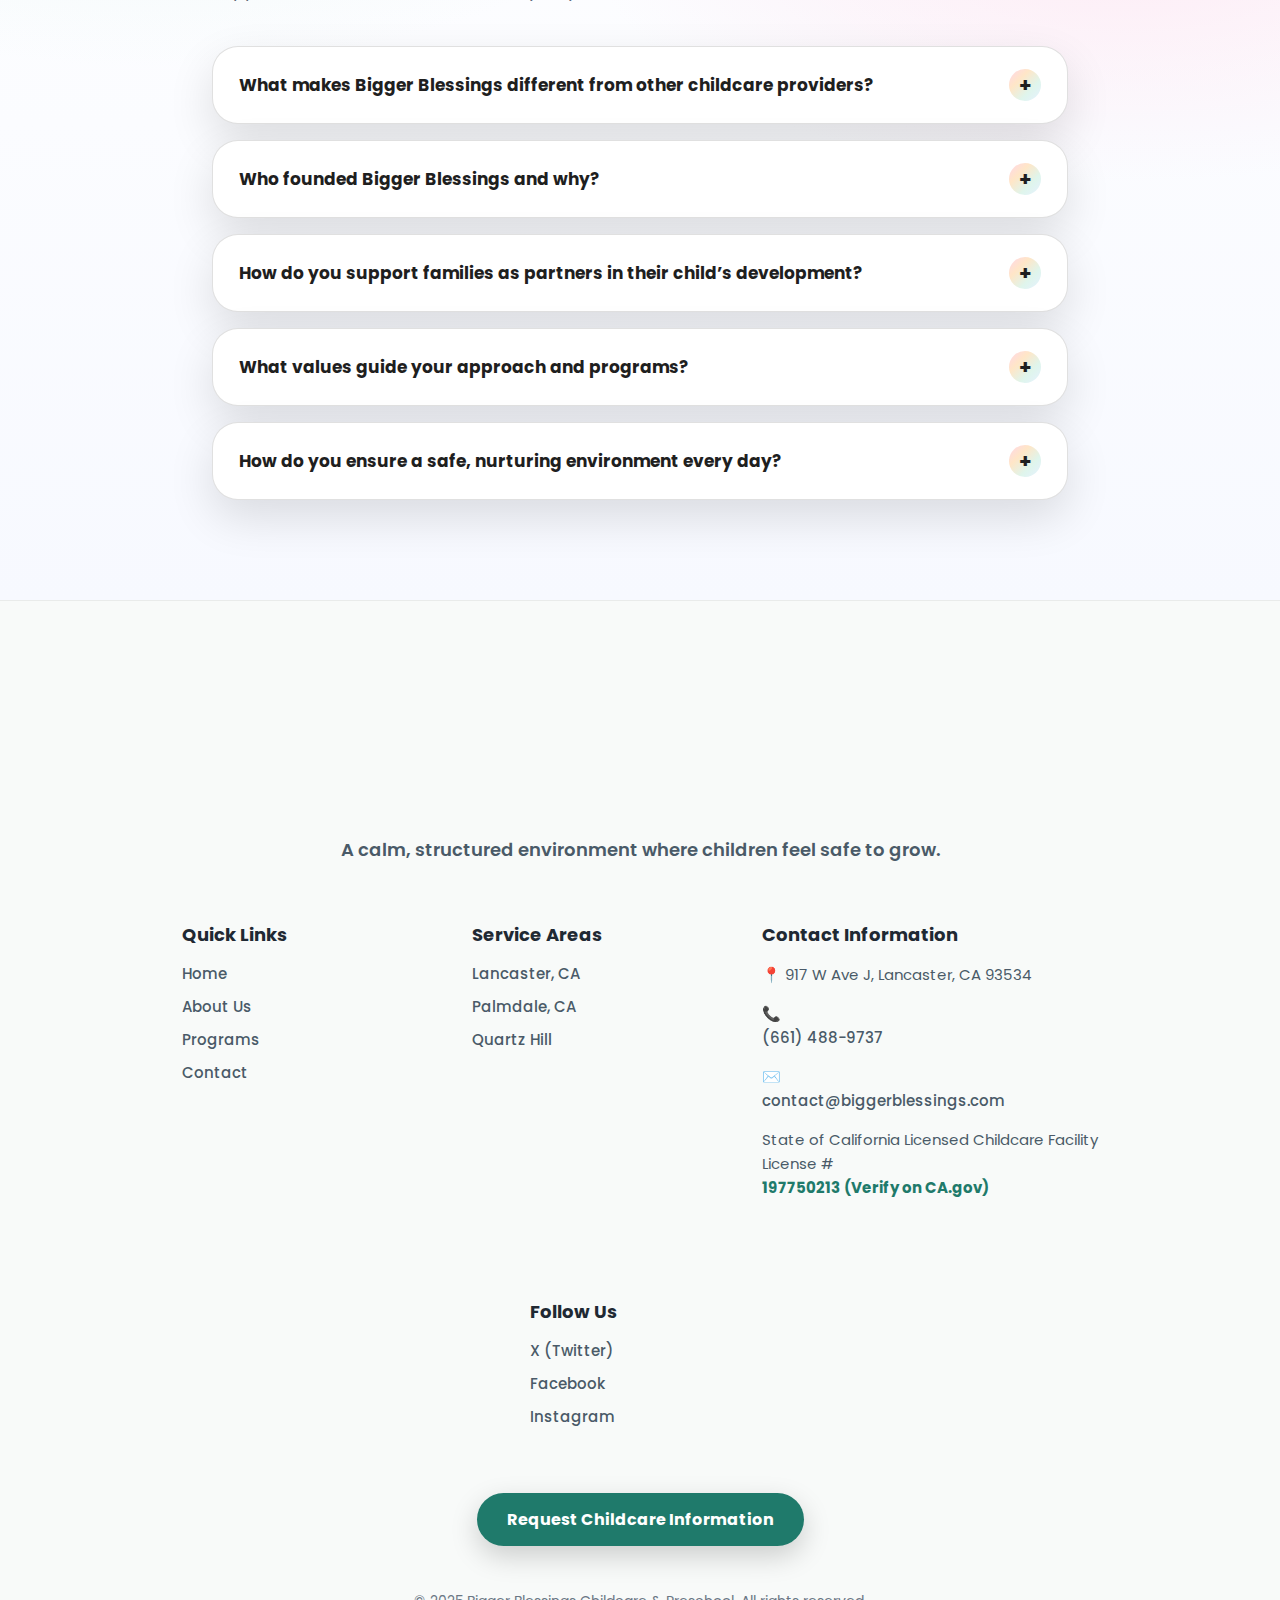
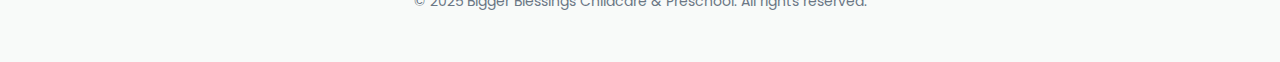
<file: about/index.html>
<!DOCTYPE html>
<html lang="en">

<head>
    <meta charset="UTF-8">
    <meta name="viewport" content="width=device-width, initial-scale=1.0">
    <title>About Us | Bigger Blessings Childcare & Preschool</title>
    <meta name="description"
        content="Learn more about Bigger Blessings Childcare & Preschool. Our mission is to provide a safe, structured, and nurturing environment for your children.">

    <!-- Google Fonts -->
    <link rel="preconnect" href="https://fonts.googleapis.com">
    <link rel="preconnect" href="https://fonts.gstatic.com" crossorigin>
    <link
        href="https://fonts.googleapis.com/css2?family=Montserrat:wght@400;700;800&family=Poppins:wght@400;500;600;700&display=swap"
        rel="stylesheet">

    <link rel="stylesheet" href="../css/style.css">

    <!-- Schema.org JSON-LD -->
    <script type="application/ld+json">
    {
      "@context": "https://schema.org",
      "@type": "BreadcrumbList",
      "itemListElement": [{
        "@type": "ListItem",
        "position": 1,
        "name": "Home",
        "item": "https://biggerblessings.com/"
      },{
        "@type": "ListItem",
        "position": 2,
        "name": "About Us",
        "item": "https://biggerblessings.com/about/"
      }]
    }
    </script>

    <script type="application/ld+json">
    {
      "@context": "https://schema.org",
      "@type": "FAQPage",
      "mainEntity": [{
        "@type": "Question",
        "name": "Is Bigger Blessings a licensed facility?",
        "acceptedAnswer": {
          "@type": "Answer",
          "text": "Yes, we are fully licensed by the State of California #197750213."
        }
      }, {
        "@type": "Question",
        "name": "What ages do you serve?",
        "acceptedAnswer": {
          "@type": "Answer",
          "text": "We serve children from infancy through school-age (up to 13 years old)."
        }
      }]
    }
    </script>
</head>

<body>

    <!-- 🌈 Bigger Blessings Header — Verified & Trusted -->
    <header class="bbp-header" role="banner">
        <div class="bbp-scroll-accent" aria-hidden="true"></div>
        <div class="bbp-container">
            <div class="bbp-logo">
                <a href="/" aria-label="Bigger Blessings Home">
                    <img src="../images/logo.webp" alt="Bigger Blessings Preschool Logo" width="150" height="81">
                </a>
            </div>
            <nav class="bbp-nav" aria-label="Main navigation">
                <ul>
                    <li><a href="/">Home</a></li>
                    <li><a href="/about/">About</a></li>
                    <li><a href="/programs/">Programs</a></li>
                    <li><a href="/contact/">Contact</a></li>
                </ul>
            </nav>
            <div class="bbp-cta">
                <button class="bbp-phone" type="button" onclick="window.location.href='tel:6614889737';"
                    aria-label="Call Bigger Blessings Childcare">Call 661-488-9737</button>
                <a class="bbp-license" href="https://www.ccld.dss.ca.gov/carefacilitysearch/FacDetail/197750213"
                    target="_blank" rel="noopener noreferrer"
                    aria-label="Verify Bigger Blessings Childcare & Preschool license">CA Licensed #197750213</a>
                <a class="bbp-enroll" href="/enroll/">Enroll Now</a>
            </div>
            <button class="bbp-hamburger" aria-label="Toggle menu" aria-expanded="false">
                <span></span><span></span><span></span>
            </button>
        </div>
        <div class="bbp-scallops"></div>
        <div class="bbp-mobile-menu" aria-label="Mobile navigation">
            <a href="/">Home</a>
            <a href="/about/">About</a>
            <a href="/programs/">Programs</a>
            <a href="/contact/">Contact</a>
            <a href="https://www.ccld.dss.ca.gov/carefacilitysearch/FacDetail/197750213" target="_blank"
                rel="noopener noreferrer" class="bbp-mobile-license">✔ CA Licensed Facility #197750213</a>
            <a class="bbp-mobile-enroll" href="/enroll/">Enroll Now</a>
            <button class="bbp-mobile-phone" type="button" onclick="window.location.href='tel:6614889737';"
                aria-label="Call Bigger Blessings Childcare">Call 661-488-9737</button>
        </div>
    </header>

    <main>
        <!-- =========================================
        ABOUT US HERO — BIGGER BLESSINGS (OPTIMIZED)
        ========================================= -->
        <section class="bb-about-hero-fw" aria-label="About Bigger Blessings Preschool">
            <img class="bb-about-hero-img" src="../images/about-hero.webp" sizes="100vw" width="1600" height="1067"
                alt="Bigger Blessings Preschool classroom and learning environment" fetchpriority="high"
                decoding="async">
            <div class="bb-about-hero-wrap">
                <div class="bb-about-hero-kicker">ABOUT BIGGER BLESSINGS</div>
                <h1>A Childcare & Preschool<br>Built on Care, Structure, and Trust</h1>
                <p class="bb-about-hero-desc">Bigger Blessings Preschool was created to support children and families
                    during one of the most important stages of life. We focus on calm classrooms, predictable routines,
                    and clear communication — so children feel safe and parents feel confident every day.</p>
                <div class="bb-about-hero-btns">
                    <a href="/enroll/" class="bb-btn bb-btn-primary">Request Enrollment Info</a>
                    <a href="tel:6614889737" class="bb-btn bb-btn-secondary">Call 661-488-9737</a>
                </div>
                <div class="bb-about-hero-trust">
                    <span>✓ Licensed Preschool & Childcare</span>
                    <span>✓ Serving ages 0–13</span>
                    <span>✓ Calm, structured learning environment</span>
                </div>
            </div>
        </section>

        <!-- =========================================
        ABOUT BIGGER BLESSINGS — WHY WE EXIST
        ========================================= -->
        <section class="bb-about2-fw" aria-labelledby="bb-about2-title">
            <div class="bb-about2-wrap">
                <div class="bb-about2-image">
                    <img src="../images/about-classroom.webp"
                        alt="Teacher guiding a calm classroom discussion at Bigger Blessings Preschool" width="600"
                        height="400" loading="lazy">
                </div>
                <div class="bb-about2-content">
                    <div class="bb-about2-kicker">WHY WE EXIST</div>
                    <h2 id="bb-about2-title">Choosing childcare is one of the most important decisions a family makes.
                    </h2>
                    <p class="bb-about2-desc">Parents aren't just looking for supervision — they're looking for
                        emotional
                        safety, consistency, and people they can trust. Bigger Blessings was created to offer a calm,
                        structured environment where children feel secure and parents feel confident.</p>

                    <div class="bb-about2-grid">
                        <div class="bb-about2-card">
                            <div class="bb-about2-icon">🛡️</div>
                            <h3>Safety & Security</h3>
                            <p>Decisions are made with children's well-being as the top priority, ensuring a safe haven
                                for
                                growth.</p>
                        </div>
                        <div class="bb-about2-card">
                            <div class="bb-about2-icon">⚖️</div>
                            <h3>Structure & Routine</h3>
                            <p>Predictable daily rhythms help children feel secure and reduce stress for families.</p>
                        </div>
                        <div class="bb-about2-card">
                            <div class="bb-about2-icon">🤝</div>
                            <h3>Trusted Partnership</h3>
                            <p>We work closely with families, maintaining clear and respectful communication every day.
                            </p>
                        </div>
                    </div>

                    <div class="bb-about2-cta">
                        <h4>Building bright futures together</h4>
                        <p>From classroom routines to daily communication, our focus is on supporting healthy growth at
                            every stage.</p>
                        <div class="bb-about2-btns">
                            <a class="bb-btn bb-btn-primary" href="/contact/">Schedule a Tour</a>
                            <button class="bb-btn bb-btn-secondary" type="button"
                                onclick="window.location.href='tel:6614889737';"
                                aria-label="Call Bigger Blessings Childcare">Call 661-488-9737</button>
                        </div>
                    </div>
                </div>
            </div>
        </section>

        <!-- =========================================
        ABOUT US — MISSION & VALUES (SPLIT GRID)
        ========================================= -->
        <section class="bb-about-mission-fw" aria-labelledby="bb-about-mission-title">
            <div class="bb-about-mission-wrap">
                <div class="bb-about-mission-content">
                    <div class="bb-about-mission-kicker">OUR MISSION & VALUES</div>
                    <h2 id="bb-about-mission-title">A childcare & preschool guided by intention</h2>
                    <p>Bigger Blessings exists to support children and families during one of the most important stages
                        of life. Early childhood should feel safe, predictable, and nurturing — never rushed or
                        overwhelming.</p>
                    <p>Our mission is simple: to provide an environment where children feel secure, parents feel
                        confident, and teachers are supported with clear structure and expectations.</p>
                    <div class="bb-about-mission-btns">
                        <a href="/enroll/" class="bb-btn bb-btn-primary">Learn More About Enrollment</a>
                    </div>
                </div>
                <div class="bb-about-values-grid">
                    <div class="bb-about-value">
                        <h3>Safety first</h3>
                        <p>Decisions prioritising children's well-being over shortcuts.</p>
                    </div>
                    <div class="bb-about-value">
                        <h3>Calm over chaos</h3>
                        <p>Environments designed to feel organized and supportive.</p>
                    </div>
                    <div class="bb-about-value">
                        <h3>Respectful care</h3>
                        <p>Every child develops at their own pace and is treated with patience.</p>
                    </div>
                    <div class="bb-about-value">
                        <h3>Clear transparency</h3>
                        <p>Families are kept informed and supported through honest communication.</p>
                    </div>
                </div>
            </div>
        </section>

        <!-- =========================================
        HOW WE CARE FOR CHILDREN
        ========================================= -->
        <section class="bb-care-fw" aria-labelledby="bb-care-title">
            <div class="bb-care-wrap">
                <div>
                    <div class="bb-care-kicker">Safety & Care Philosophy</div>
                    <h2 id="bb-care-title">What care looks like every day</h2>
                    <p class="bb-care-desc">Children thrive when they feel emotionally safe, understood, and supported
                        by consistent routines. At Bigger Blessings, care is intentional — not reactive.</p>
                    <p class="bb-care-desc">Our classrooms are structured to reduce stress, guide behavior gently, and
                        help children build confidence through predictable daily rhythms.</p>
                    <div class="bb-care-btns">
                        <a href="/contact/" class="bb-care-btn primary">Request Tour Information</a>
                        <a href="tel:6614889737" class="bb-care-btn secondary">Call 661-488-9737</a>
                    </div>
                </div>
                <div class="bb-care-grid">
                    <div class="bb-care-card">
                        <h3>Predictable routines</h3>
                        <p>Daily schedules help children know what’s coming next, creating security and smoother
                            transitions.</p>
                    </div>
                    <div class="bb-care-card">
                        <h3>Emotional support</h3>
                        <p>Teachers help children name feelings, calm their bodies, and practice respectful
                            interactions.</p>
                    </div>
                    <div class="bb-care-card">
                        <h3>Attentive supervision</h3>
                        <p>Staff remain present, engaged, and aware — not distracted or hands-off.</p>
                    </div>
                    <div class="bb-care-card">
                        <h3>Respectful transitions</h3>
                        <p>Meals, naps, play, and pick-up times are handled calmly and consistently throughout the day.
                        </p>
                    </div>
                </div>
            </div>
        </section>

        <!-- =========================================
        MEET THE TEAM — BIGGER BLESSINGS
        ========================================= -->
        <section class="bb-team-fw" aria-labelledby="bb-team-title">
            <div class="bb-team-wrap">
                <div class="bb-team-kicker">Meet the Childcare Team</div>
                <h2 id="bb-team-title">Experienced, caring professionals — present every day.</h2>
                <p class="bb-team-desc">Children thrive when they’re supported by familiar, attentive adults. Our
                    childcare team brings consistency, professionalism, and genuine care into every classroom.</p>
                <div class="bb-team-grid">
                    <div class="bb-team-card">
                        <div class="bb-team-head">
                            <img src="../images/amy.webp"
                                alt="Amy Ledesma, Owner of Bigger Blessings Childcare Lancaster" class="bb-team-avatar"
                                width="80" height="80" loading="lazy">
                            <div>
                                <h3 class="bb-team-name">Amy Ledesma</h3>
                                <p class="bb-team-role">Owner • Leadership</p>
                            </div>
                        </div>
                        <p>Leads the school’s vision, policies, and family relationships, ensuring children, parents,
                            and staff are supported with clarity and care.</p>
                    </div>
                    <div class="bb-team-card">
                        <div class="bb-team-head">
                            <img src="../images/luis.webp"
                                alt="Luis M. Ledesma, Director of Bigger Blessings Preschool Lancaster"
                                class="bb-team-avatar" width="80" height="80" loading="lazy">
                            <div>
                                <h3 class="bb-team-name">Luis M. Ledesma</h3>
                                <p class="bb-team-role">Director • Operations</p>
                            </div>
                        </div>
                        <p>Oversees classroom routines, teacher support, and daily operations to keep learning
                            environments calm, organized, and consistent.</p>
                    </div>
                    <div class="bb-team-card">
                        <div class="bb-team-head">
                            <img src="../images/maria.webp"
                                alt="Maria Ruvalcaba, Site Supervisor at Bigger Blessings Childcare Lancaster"
                                class="bb-team-avatar" width="80" height="80" loading="lazy">
                            <div>
                                <h3 class="bb-team-name">Maria Ruvalcaba</h3>
                                <p class="bb-team-role">Site Supervisor</p>
                            </div>
                        </div>
                        <p>Supports staff, classroom consistency, and daily site operations, helping ensure a safe,
                            organized, and nurturing environment for children.</p>
                    </div>
                </div>
            </div>
        </section>

        <!-- =========================================
        LICENSING, SAFETY & COMPLIANCE
        ========================================= -->
        <section class="bb-about-safety-fw" aria-labelledby="bb-about-safety-title">
            <div class="bb-about-safety-wrap">
                <div>
                    <div class="bb-about-safety-kicker">SAFETY & COMPLIANCE</div>
                    <h2 id="bb-about-safety-title">Licensed, trained, and safety-focused — always</h2>
                    <p>Trust starts with knowing your child is in a safe, regulated, and professionally managed
                        environment. Bigger Blessings operates in full compliance with California childcare licensing
                        and safety standards.</p>
                    <div class="bb-license-badge">California Child Care License #197750213</div>
                    <div class="bb-about-safety-btns">
                        <a class="bb-btn bb-btn-primary" href="/contact/">View Compliance Docs</a>
                    </div>
                </div>
                <div class="bb-about-safety-grid">
                    <div class="bb-safety-item">
                        <h3>Regular Inspections</h3>
                        <p>Consistent state evaluations ensuring the highest safety marks.</p>
                    </div>
                    <div class="bb-safety-item">
                        <h3>Certified Staff</h3>
                        <p>All educators meet background check, First Aid, and CPR requirements.</p>
                    </div>
                    <div class="bb-safety-item">
                        <h3>Secure Facility</h3>
                        <p>Controlled access and attentive supervision at all times.</p>
                    </div>
                    <div class="bb-safety-item">
                        <h3>Safety Protocols</h3>
                        <p>Strict hygiene and emergency preparedness systems in place.</p>
                    </div>
                </div>
            </div>
        </section>

        <!-- =========================================
        FINAL CTA — BIGGER BLESSINGS
        ========================================= -->
        <section class="bb-final-cta-fw" aria-labelledby="bb-final-cta-title">
            <div class="bb-final-cta-wrap">
                <div class="bb-final-cta-kicker">READY WHEN YOU ARE</div>
                <h2 id="bb-final-cta-title">Visit Bigger Blessings and see the difference for yourself</h2>
                <p class="bb-final-cta-desc">A short visit answers the questions that matter most — classroom flow,
                    daily routines, teacher presence, and how your child will be supported every day.</p>
                <div class="bb-final-cta-btns">
                    <a href="/contact/" class="bb-final-btn bb-final-btn-primary">Request Tour Information</a>
                    <a href="tel:6614889737" class="bb-final-btn bb-final-btn-secondary">Call 661-488-9737</a>
                </div>
                <div class="bb-final-cta-note">Licensed Preschool & Childcare • Serving Lancaster, Palmdale & Quartz
                    Hill</div>
            </div>
        </section>

        <!-- =========================================
        BIGGER BLESSINGS — ABOUT PAGE FAQ
        ========================================= -->
        <section class="bb-faq-fw" aria-labelledby="bb-about-faq-title">
            <div class="bb-faq-wrap">
                <div class="bb-faq-kicker">About FAQs</div>
                <h2 id="bb-about-faq-title">Questions families often ask about Bigger Blessings</h2>
                <p class="bb-faq-desc">Learn more about who we are, why we started Bigger Blessings, and how our
                    approach supports families and children every day.</p>
                <div class="bb-faq">
                    <div class="bb-faq-item">
                        <button class="bb-faq-question">
                            <span>What makes Bigger Blessings different from other childcare providers?</span>
                            <div class="bb-faq-toggle">+</div>
                        </button>
                        <div class="bb-faq-answer">
                            <p>We focus on high quality early learning rooted in respect, curiosity, and individualized
                                support, helping every child feel known and valued.</p>
                        </div>
                    </div>
                    <div class="bb-faq-item">
                        <button class="bb-faq-question">
                            <span>Who founded Bigger Blessings and why?</span>
                            <div class="bb-faq-toggle">+</div>
                        </button>
                        <div class="bb-faq-answer">
                            <p>Bigger Blessings was founded by passionate educators who believe families deserve a safe,
                                joyful place where children grow socially, emotionally, and academically.</p>
                        </div>
                    </div>
                    <div class="bb-faq-item">
                        <button class="bb-faq-question">
                            <span>How do you support families as partners in their child’s development?</span>
                            <div class="bb-faq-toggle">+</div>
                        </button>
                        <div class="bb-faq-answer">
                            <p>We communicate regularly, share observations, and collaborate with families so your
                                insights and goals are part of your child’s experience.</p>
                        </div>
                    </div>
                    <div class="bb-faq-item">
                        <button class="bb-faq-question">
                            <span>What values guide your approach and programs?</span>
                            <div class="bb-faq-toggle">+</div>
                        </button>
                        <div class="bb-faq-answer">
                            <p>Respect, individuality, curiosity, kindness, and thoughtful growth guide everything we
                                do.</p>
                        </div>
                    </div>
                    <div class="bb-faq-item">
                        <button class="bb-faq-question">
                            <span>How do you ensure a safe, nurturing environment every day?</span>
                            <div class="bb-faq-toggle">+</div>
                        </button>
                        <div class="bb-faq-answer">
                            <p>Our staff are trained in best practices, classrooms are structured for engagement and
                                safety, and routines are predictable and calm.</p>
                        </div>
                    </div>
                </div>
            </div>
        </section>
    </main>

    <!-- 🌿 BIGGER BLESSINGS FOOTER — TRUSTED, VERIFIED, LOCAL SEO -->
    <footer class="bb-footer" role="contentinfo">
        <div class="bb-footer-inner">
            <img src="../images/footer-logo.webp" alt="Bigger Blessings Childcare & Preschool Logo"
                class="bb-footer-logo" width="180" height="120" loading="lazy">
            <div class="bb-footer-tagline">A calm, structured environment where children feel safe to grow.</div>
            <div class="bb-footer-cols">
                <div class="bb-footer-col">
                    <h3>Quick Links</h3>
                    <a href="/">Home</a>
                    <a href="/about/">About Us</a>
                    <a href="/programs/">Programs</a>
                    <a href="/contact/">Contact</a>
                </div>
                <div class="bb-footer-col">
                    <h3>Service Areas</h3>
                    <a href="/locations/lancaster/">Lancaster, CA</a>
                    <a href="/locations/palmdale/">Palmdale, CA</a>
                    <a href="/locations/lancaster/">Quartz Hill</a>
                </div>
                <div class="bb-footer-col">
                    <h3>Contact Information</h3>
                    <p>📍 917 W Ave J, Lancaster, CA 93534</p>
                    <p>📞 <a href="tel:6614889737">(661) 488-9737</a></p>
                    <p>✉️ <a href="mailto:contact@biggerblessings.com">contact@biggerblessings.com</a></p>
                    <p class="bb-footer-license">
                        State of California Licensed Childcare Facility<br>
                        License # <a href="https://www.ccld.dss.ca.gov/carefacilitysearch/FacDetail/197750213"
                            target="_blank" rel="noopener noreferrer">197750213 (Verify on CA.gov)</a>
                    </p>
                </div>
                <div class="bb-footer-col">
                    <h3>Follow Us</h3>
                    <a href="https://x.com/BiggerBlesfm6z" target="_blank" rel="noopener noreferrer">X (Twitter)</a>
                    <a href="#" rel="nofollow noopener">Facebook</a>
                    <a href="#" rel="nofollow noopener">Instagram</a>
                </div>
            </div>
            <a href="/contact/" class="bb-footer-btn">Request Childcare Information</a>
            <div class="bb-footer-copy">© 2025 Bigger Blessings Childcare & Preschool. All rights reserved.</div>
        </div>
    </footer>

    <script src="../js/main.js"></script>
</body>

</html>
</file>
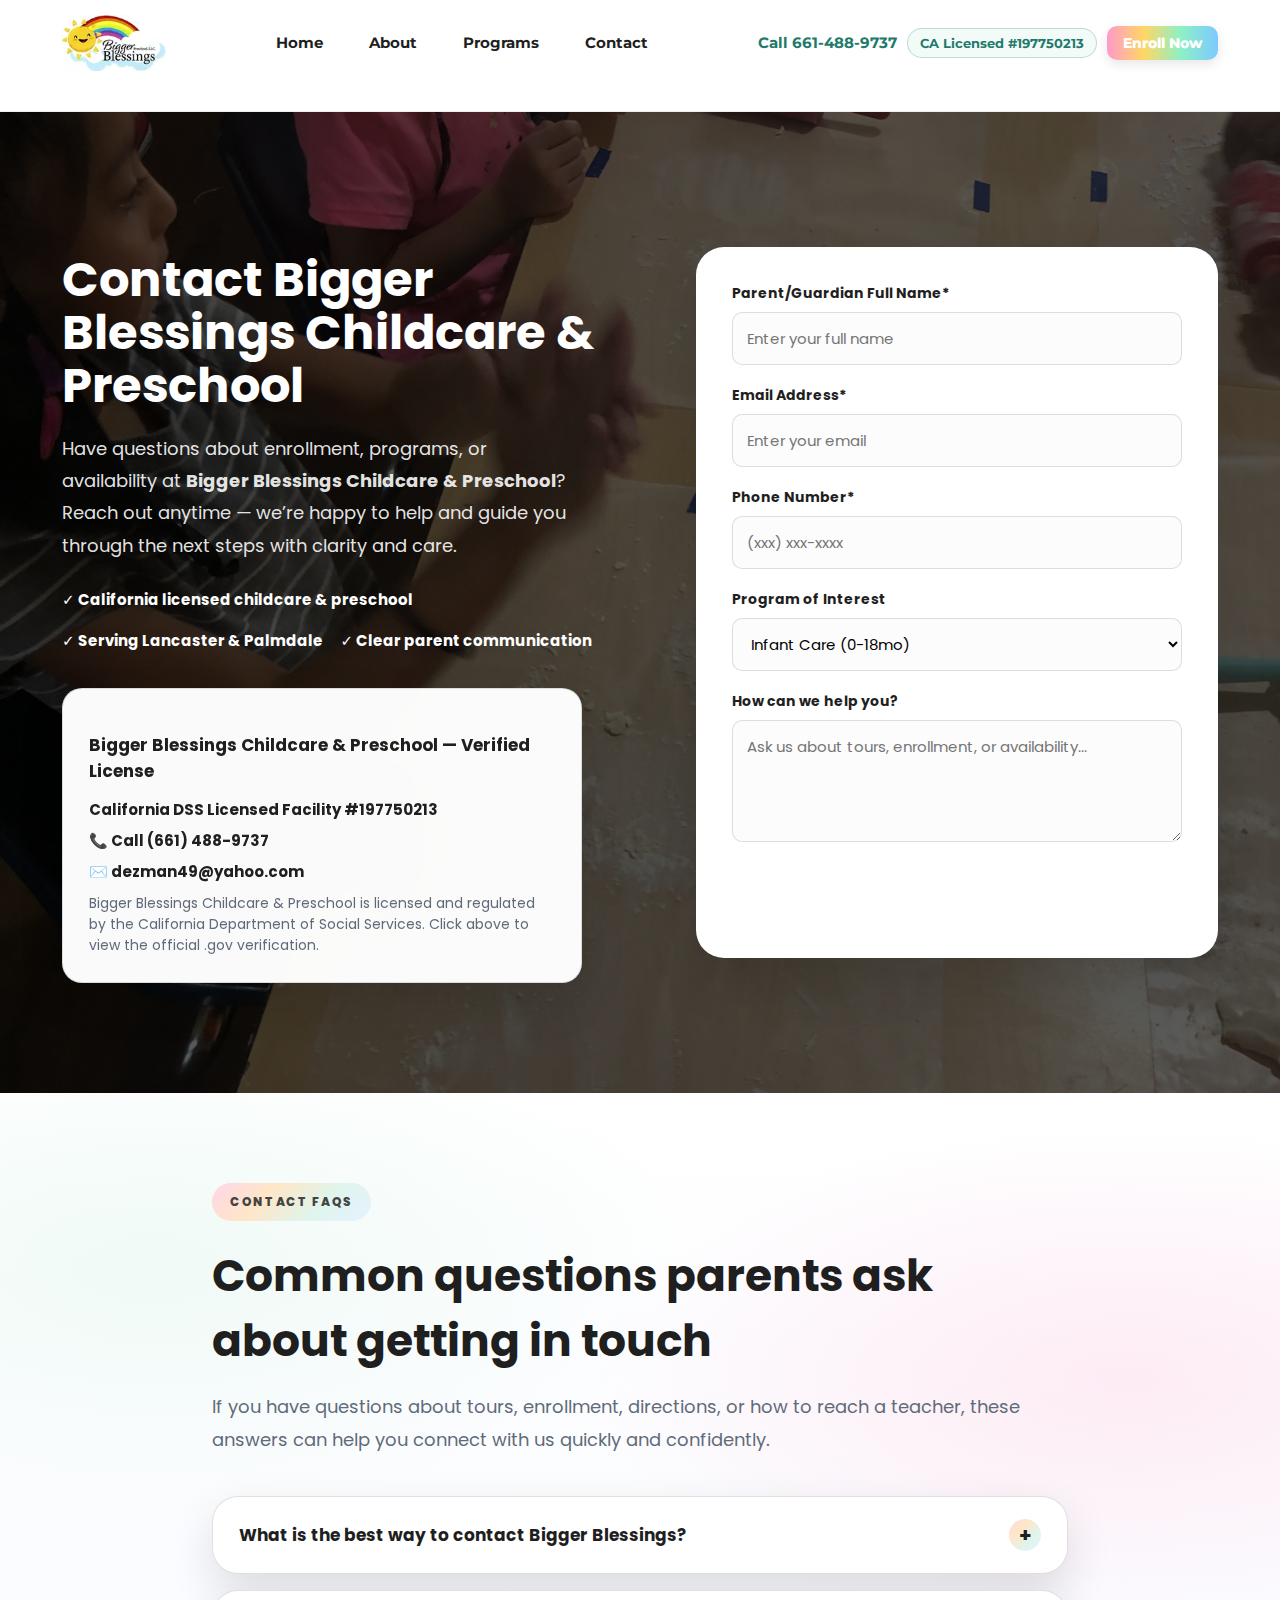
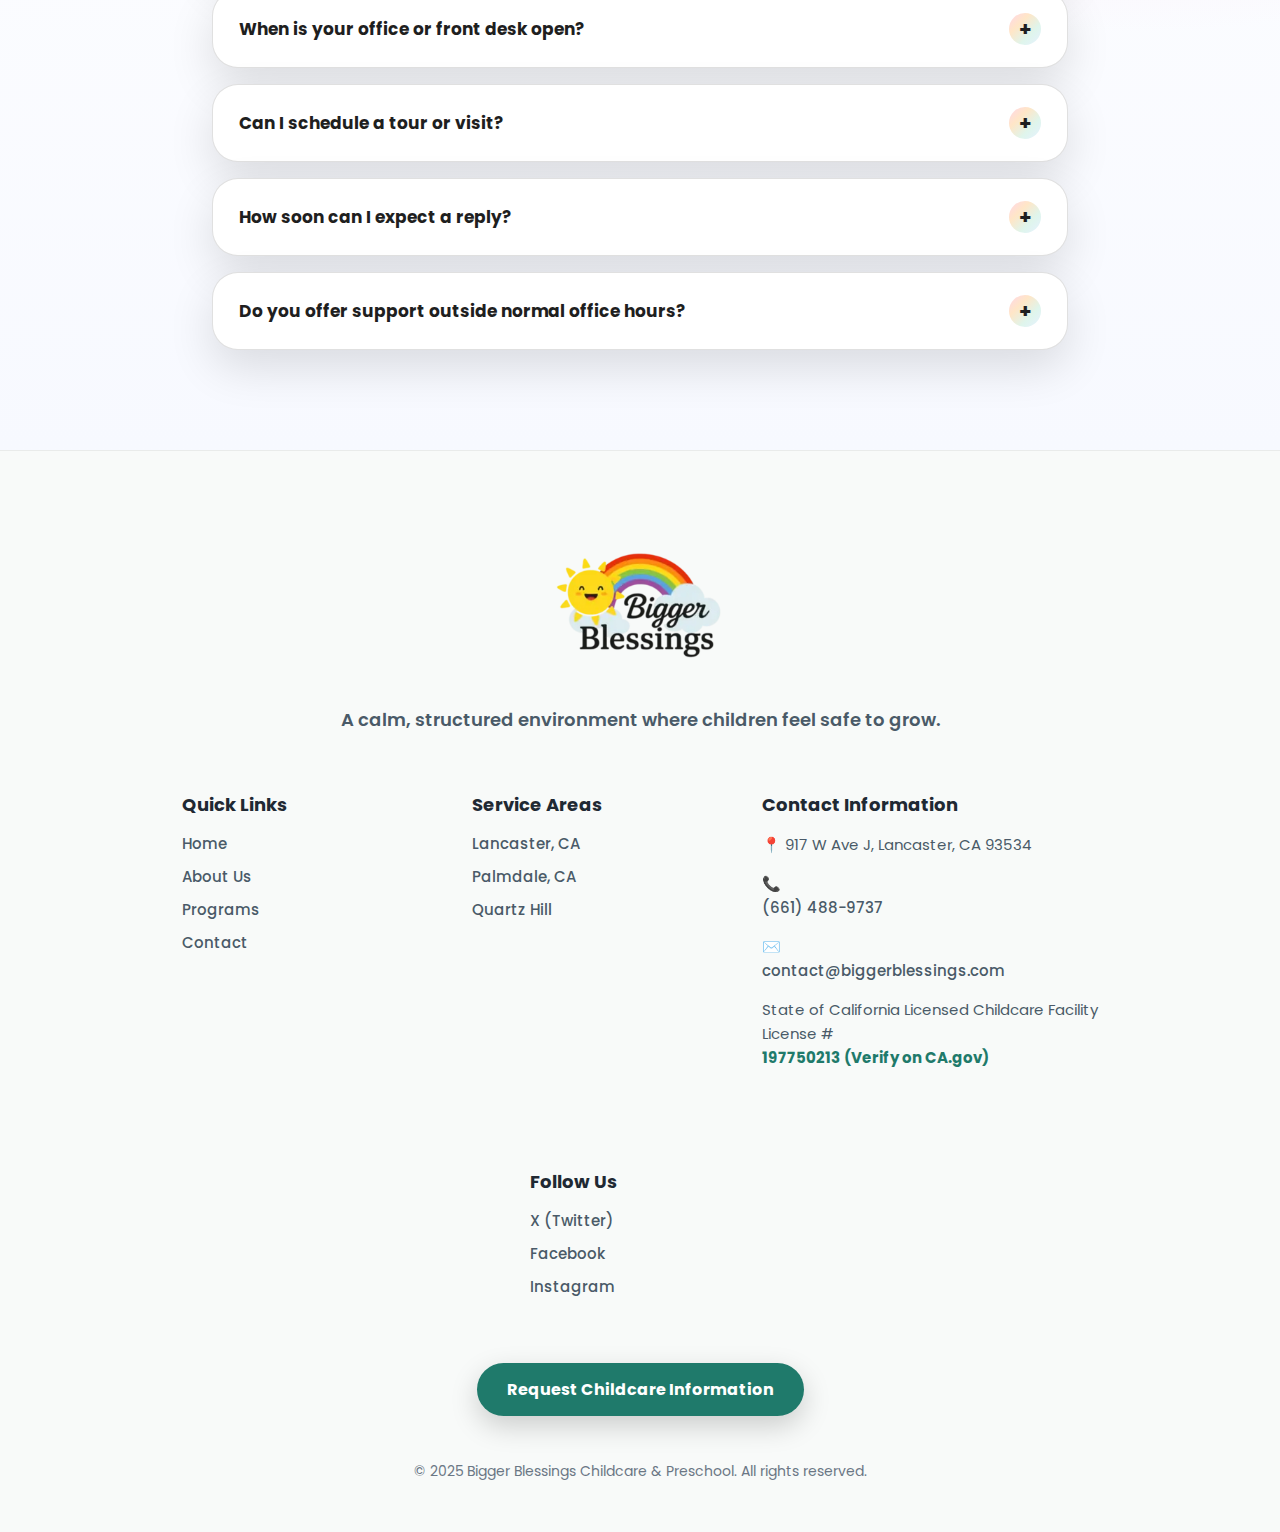
<file: contact/index.html>
<!DOCTYPE html>
<html lang="en">

<head>
    <meta charset="UTF-8">
    <meta name="viewport" content="width=device-width, initial-scale=1.0">
    <title>Contact Us | Bigger Blessings Childcare & Preschool</title>
    <meta name="description"
        content="Get in touch with Bigger Blessings Childcare & Preschool. Schedule a tour, ask about enrollment, or verify our CA licensing.">

    <!-- Google Fonts -->
    <link rel="preconnect" href="https://fonts.googleapis.com">
    <link rel="preconnect" href="https://fonts.gstatic.com" crossorigin>
    <link
        href="https://fonts.googleapis.com/css2?family=Montserrat:wght@400;700;800&family=Poppins:wght@400;500;600;700&display=swap"
        rel="stylesheet">

    <link rel="stylesheet" href="../css/style.css">
    <style>
        /* Native Form Styling for Contact Page */
        .bb-native-form {
            display: flex;
            flex-direction: column;
            gap: 20px;
        }

        .bb-form-group {
            display: flex;
            flex-direction: column;
            gap: 8px;
        }

        .bb-form-group label {
            font-weight: 700;
            font-size: 14px;
            color: var(--ink);
        }

        .bb-form-group input,
        .bb-form-group select,
        .bb-form-group textarea {
            padding: 14px;
            border: 1px solid var(--border);
            border-radius: 10px;
            font-family: inherit;
            font-size: 15px;
            background: #fcfcfc;
            transition: border-color 0.2s;
        }

        .bb-form-group input:focus,
        .bb-form-group textarea:focus {
            outline: none;
            border-color: var(--accent);
            background: #fff;
        }

        .bb-form-submit {
            background: var(--accent);
            color: #fff;
            border: none;
            padding: 16px;
            border-radius: 10px;
            font-weight: 800;
            font-size: 16px;
            cursor: pointer;
            transition: transform 0.2s, background 0.2s;
            margin-top: 10px;
        }

        .bb-form-submit:hover {
            background: #17665a;
            transform: translateY(-2px);
        }
    </style>
</head>

<body>

    <!-- 🌈 Bigger Blessings Header — Verified & Trusted -->
    <header class="bbp-header" role="banner">
        <div class="bbp-scroll-accent" aria-hidden="true"></div>
        <div class="bbp-container">
            <div class="bbp-logo">
                <a href="/" aria-label="Bigger Blessings Home">
                    <img src="../images/logo.webp" alt="Bigger Blessings Preschool Logo">
                </a>
            </div>
            <nav class="bbp-nav" aria-label="Main navigation">
                <ul>
                    <li><a href="/">Home</a></li>
                    <li><a href="/about/">About</a></li>
                    <li><a href="/programs/">Programs</a></li>
                    <li><a href="/contact/">Contact</a></li>
                </ul>
            </nav>
            <div class="bbp-cta">
                <button class="bbp-phone" type="button" onclick="window.location.href='tel:6614889737';"
                    aria-label="Call Bigger Blessings Childcare">Call 661-488-9737</button>
                <a class="bbp-license" href="https://www.ccld.dss.ca.gov/carefacilitysearch/FacDetail/197750213"
                    target="_blank" rel="noopener noreferrer"
                    aria-label="Verify Bigger Blessings Childcare & Preschool license">CA Licensed #197750213</a>
                <a class="bbp-enroll" href="/enroll/">Enroll Now</a>
            </div>
            <button class="bbp-hamburger" aria-label="Toggle menu" aria-expanded="false">
                <span></span><span></span><span></span>
            </button>
        </div>
        <div class="bbp-scallops"></div>
        <div class="bbp-mobile-menu" aria-label="Mobile navigation">
            <a href="/">Home</a>
            <a href="/about/">About</a>
            <a href="/programs/">Programs</a>
            <a href="/contact/">Contact</a>
            <a href="https://www.ccld.dss.ca.gov/carefacilitysearch/FacDetail/197750213" target="_blank"
                rel="noopener noreferrer" class="bbp-mobile-license">✔ CA Licensed Facility #197750213</a>
            <a class="bbp-mobile-enroll" href="/enroll/">Enroll Now</a>
            <button class="bbp-mobile-phone" type="button" onclick="window.location.href='tel:6614889737';"
                aria-label="Call Bigger Blessings Childcare">Call 661-488-9737</button>
        </div>
    </header>

    <main>
        <!-- =========================================================
        CONTACT HERO — BIGGER BLESSINGS
        ========================================================= -->
        <section class="bb-contact-hero-fw is-dark" aria-label="Contact Bigger Blessings Childcare & Preschool">
            <div class="bb-contact-hero-overlay"></div>
            <div class="bb-contact-hero-wrap">

                <!-- LEFT COLUMN -->
                <div class="bb-contact-copy">
                    <h1>Contact Bigger Blessings Childcare & Preschool</h1>
                    <p>
                        Have questions about enrollment, programs, or availability at
                        <strong>Bigger Blessings Childcare & Preschool</strong>?
                        Reach out anytime — we’re happy to help and guide you through
                        the next steps with clarity and care.
                    </p>

                    <div class="bb-contact-trust">
                        <span>✓ California licensed childcare & preschool</span>
                        <span>✓ Serving Lancaster & Palmdale</span>
                        <span>✓ Clear parent communication</span>
                    </div>

                    <!-- VERIFIED INFO -->
                    <div class="bb-contact-verify">
                        <h3>Bigger Blessings Childcare & Preschool — Verified License</h3>
                        <a href="https://www.ccld.dss.ca.gov/carefacilitysearch/FacDetail/197750213" target="_blank"
                            rel="noopener noreferrer">
                            California DSS Licensed Facility #197750213
                        </a>
                        <a href="tel:6614889737">📞 Call (661) 488-9737</a>
                        <a href="mailto:dezman49@yahoo.com">✉️ dezman49@yahoo.com</a>
                        <span>
                            Bigger Blessings Childcare & Preschool is licensed and regulated by the
                            California Department of Social Services.
                            Click above to view the official .gov verification.
                        </span>
                    </div>
                </div>

                <!-- RIGHT COLUMN (FORM) -->
                <div class="bb-contact-form">
                    <form class="bb-native-form" action="#" method="POST">
                        <div class="bb-form-group">
                            <label for="full-name">Parent/Guardian Full Name*</label>
                            <input type="text" id="full-name" name="name" required placeholder="Enter your full name">
                        </div>
                        <div class="bb-form-group">
                            <label for="email">Email Address*</label>
                            <input type="email" id="email" name="email" required placeholder="Enter your email">
                        </div>
                        <div class="bb-form-group">
                            <label for="phone">Phone Number*</label>
                            <input type="tel" id="phone" name="phone" required placeholder="(xxx) xxx-xxxx">
                        </div>
                        <div class="bb-form-group">
                            <label for="program">Program of Interest</label>
                            <select id="program" name="program">
                                <option value="infant">Infant Care (0-18mo)</option>
                                <option value="toddler">Toddler Program (18mo-3yr)</option>
                                <option value="preschool">Preschool (3-5yr)</option>
                                <option value="school-age">School-Age / After-School</option>
                                <option value="other">General Inquiry</option>
                            </select>
                        </div>
                        <div class="bb-form-group">
                            <label for="message">How can we help you?</label>
                            <textarea id="message" name="message" rows="4"
                                placeholder="Ask us about tours, enrollment, or availability..."></textarea>
                        </div>
                        <button type="submit" class="bb-form-submit">Send Inquiry</button>
                    </form>
                </div>

            </div>
        </section>

        <!-- =========================================
        CONTACT PAGE FAQ
        ========================================= -->
        <section class="bb-faq-fw" aria-labelledby="bb-contact-faq-title">
            <div class="bb-faq-wrap">
                <div class="bb-faq-kicker">Contact FAQs</div>
                <h2 id="bb-contact-faq-title">Common questions parents ask about getting in touch</h2>
                <p class="bb-faq-desc">If you have questions about tours, enrollment, directions, or how to reach a
                    teacher, these answers can help you connect with us quickly and confidently.</p>
                <div class="bb-faq">
                    <div class="bb-faq-item">
                        <button class="bb-faq-question">
                            <span>What is the best way to contact Bigger Blessings?</span>
                            <div class="bb-faq-toggle">+</div>
                        </button>
                        <div class="bb-faq-answer">
                            <p>You can reach us by phone, email, or through our contact form. All inquiries are
                                responded to as quickly as possible.</p>
                        </div>
                    </div>
                    <div class="bb-faq-item">
                        <button class="bb-faq-question">
                            <span>When is your office or front desk open?</span>
                            <div class="bb-faq-toggle">+</div>
                        </button>
                        <div class="bb-faq-answer">
                            <p>Our administrative team is typically available during normal business hours. Specific
                                hours are listed on this page.</p>
                        </div>
                    </div>
                    <div class="bb-faq-item">
                        <button class="bb-faq-question">
                            <span>Can I schedule a tour or visit?</span>
                            <div class="bb-faq-toggle">+</div>
                        </button>
                        <div class="bb-faq-answer">
                            <p>Yes! We encourage families to schedule tours so you can see our classrooms, meet our
                                teachers, and get a feel for our community.</p>
                        </div>
                    </div>
                    <div class="bb-faq-item">
                        <button class="bb-faq-question">
                            <span>How soon can I expect a reply?</span>
                            <div class="bb-faq-toggle">+</div>
                        </button>
                        <div class="bb-faq-answer">
                            <p>We aim to reply to all messages within 1–2 business days. If it’s urgent, calling
                                directly is recommended.</p>
                        </div>
                    </div>
                    <div class="bb-faq-item">
                        <button class="bb-faq-question">
                            <span>Do you offer support outside normal office hours?</span>
                            <div class="bb-faq-toggle">+</div>
                        </button>
                        <div class="bb-faq-answer">
                            <p>For urgent program or safety concerns, call us directly. For general questions, email or
                                contact form messages will be answered during business hours.</p>
                        </div>
                    </div>
                </div>
            </div>
        </section>
    </main>

    <!-- 🌿 BIGGER BLESSINGS FOOTER — TRUSTED, VERIFIED, LOCAL SEO -->
    <footer class="bb-footer" role="contentinfo">
        <div class="bb-footer-inner">
            <img src="../images/footer-logo.webp" alt="Bigger Blessings Childcare & Preschool Logo"
                class="bb-footer-logo">
            <div class="bb-footer-tagline">A calm, structured environment where children feel safe to grow.</div>
            <div class="bb-footer-cols">
                <div class="bb-footer-col">
                    <h3>Quick Links</h3>
                    <a href="/">Home</a>
                    <a href="/about/">About Us</a>
                    <a href="/programs/">Programs</a>
                    <a href="/contact/">Contact</a>
                </div>
                <div class="bb-footer-col">
                    <h3>Service Areas</h3>
                    <a href="/locations/lancaster/">Lancaster, CA</a>
                    <a href="/locations/palmdale/">Palmdale, CA</a>
                    <a href="/locations/lancaster/">Quartz Hill</a>
                </div>
                <div class="bb-footer-col">
                    <h3>Contact Information</h3>
                    <p>📍 917 W Ave J, Lancaster, CA 93534</p>
                    <p>📞 <a href="tel:6614889737">(661) 488-9737</a></p>
                    <p>✉️ <a href="mailto:contact@biggerblessings.com">contact@biggerblessings.com</a></p>
                    <p class="bb-footer-license">
                        State of California Licensed Childcare Facility<br>
                        License # <a href="https://www.ccld.dss.ca.gov/carefacilitysearch/FacDetail/197750213"
                            target="_blank" rel="noopener noreferrer">197750213 (Verify on CA.gov)</a>
                    </p>
                </div>
                <div class="bb-footer-col">
                    <h3>Follow Us</h3>
                    <a href="https://x.com/BiggerBlesfm6z" target="_blank" rel="noopener noreferrer">X (Twitter)</a>
                    <a href="#" rel="nofollow noopener">Facebook</a>
                    <a href="#" rel="nofollow noopener">Instagram</a>
                </div>
            </div>
            <a href="/contact/" class="bb-footer-btn">Request Childcare Information</a>
            <div class="bb-footer-copy">© 2025 Bigger Blessings Childcare & Preschool. All rights reserved.</div>
        </div>
    </footer>

    <script src="../js/main.js"></script>
</body>

</html>
</file>
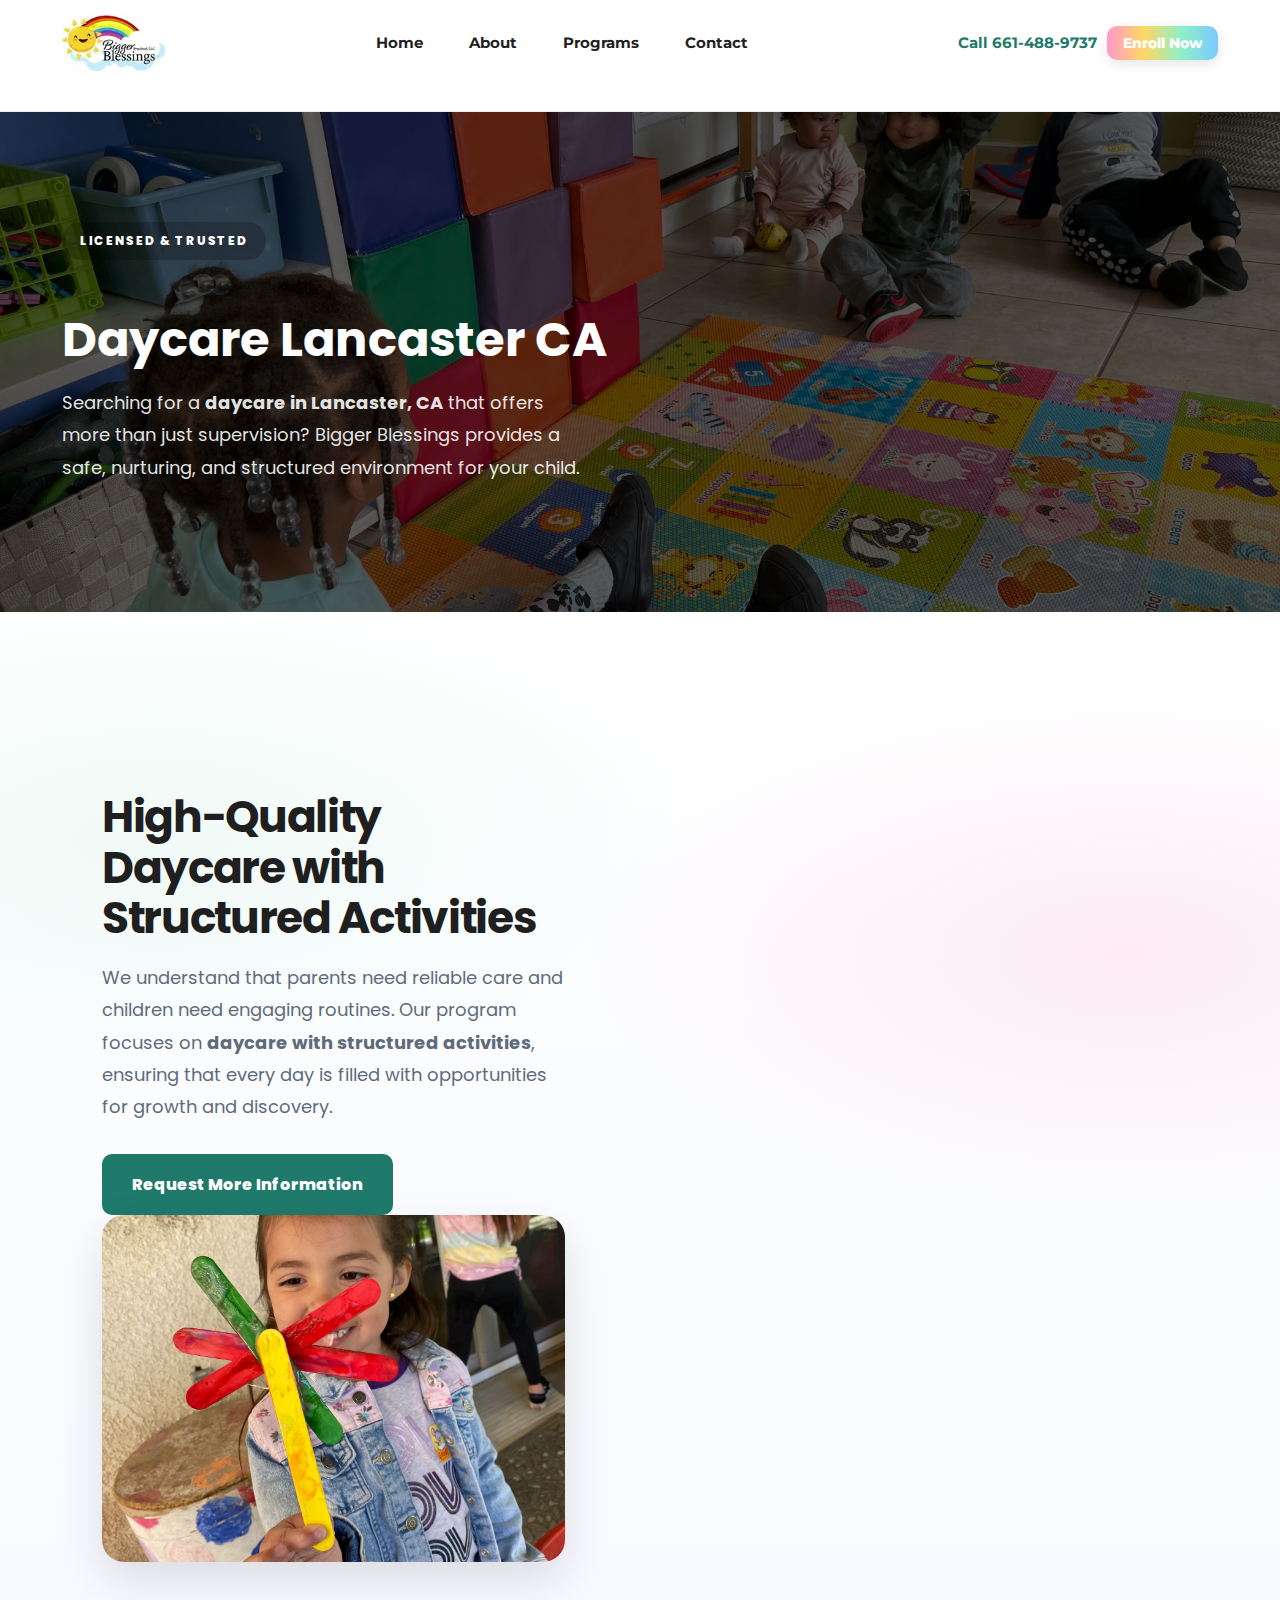
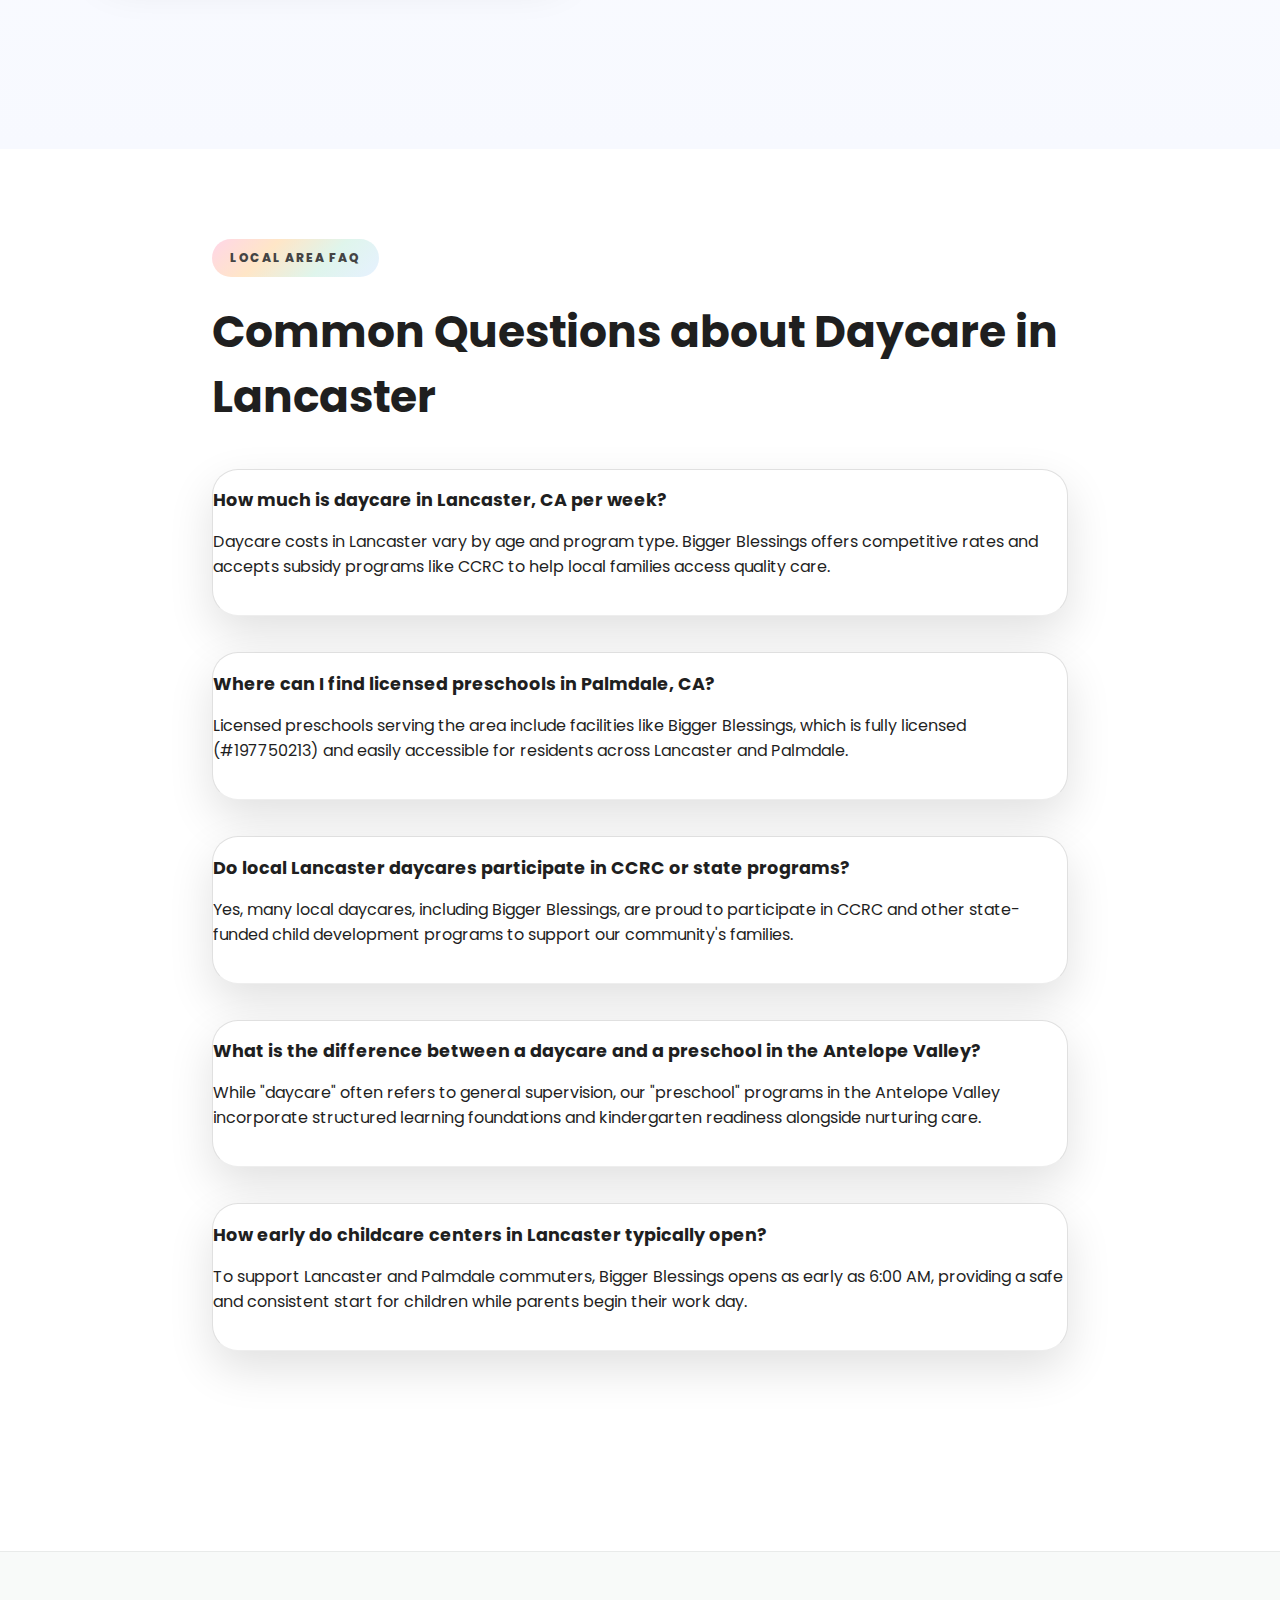
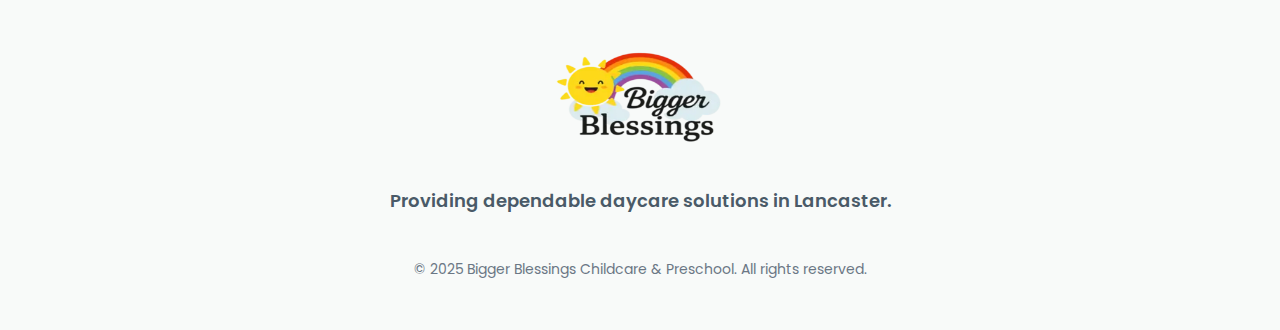
<file: daycare-lancaster-ca/index.html>
<!DOCTYPE html>
<html lang="en">

<head>
    <meta charset="UTF-8">
    <meta name="viewport" content="width=device-width, initial-scale=1.0">
    <title>Daycare Lancaster CA | Structured Activities & Quality Care | Bigger Blessings</title>
    <meta name="description"
        content="Looking for reliable daycare in Lancaster, CA? Bigger Blessings provides high-quality daycare with structured activities for infants, toddlers, and school-age children.">

    <link rel="icon" type="image/webp" href="/favicon.webp">
    <!-- Google Fonts -->
    <link rel="preconnect" href="https://fonts.googleapis.com">
    <link rel="preconnect" href="https://fonts.gstatic.com" crossorigin>
    <link
        href="https://fonts.googleapis.com/css2?family=Montserrat:wght@400;700;800&family=Poppins:wght@400;500;600;700&display=swap"
        rel="stylesheet">

    <link rel="stylesheet" href="/css/style.css?v=2.5">
    <link rel="canonical" href="https://biggerblessings.com/daycare-lancaster-ca/">

    <!-- FAQ Schema for PAA -->
    <script type="application/ld+json">
    {
      "@context": "https://schema.org",
      "@type": "FAQPage",
      "mainEntity": [
        {
          "@type": "Question",
          "name": "How much is daycare in Lancaster, CA per week?",
          "acceptedAnswer": {
            "@type": "Answer",
            "text": "Daycare costs in Lancaster vary by age and program type. Bigger Blessings offers competitive rates and accepts subsidy programs like CCRC to help local families access quality care."
          }
        },
        {
          "@type": "Question",
          "name": "Where can I find licensed preschools in Palmdale, CA?",
          "acceptedAnswer": {
            "@type": "Answer",
            "text": "Licensed preschools serving the area include facilities like Bigger Blessings, which is fully licensed (#197750213) and easily accessible for residents across Lancaster and Palmdale."
          }
        },
        {
          "@type": "Question",
          "name": "Do local Lancaster daycares participate in CCRC or state programs?",
          "acceptedAnswer": {
            "@type": "Answer",
            "text": "Yes, many local daycares, including Bigger Blessings, are proud to participate in CCRC and other state-funded child development programs to support our community's families."
          }
        },
        {
          "@type": "Question",
          "name": "What is the difference between a daycare and a preschool in the Antelope Valley?",
          "acceptedAnswer": {
            "@type": "Answer",
            "text": "While 'daycare' often refers to general supervision, our 'preschool' programs in the Antelope Valley incorporate structured learning foundations and kindergarten readiness alongside nurturing care."
          }
        },
        {
          "@type": "Question",
          "name": "How early do childcare centers in Lancaster typically open?",
          "acceptedAnswer": {
            "@type": "Answer",
            "text": "To support Lancaster and Palmdale commuters, Bigger Blessings opens as early as 6:00 AM, providing a safe and consistent start for children while parents begin their work day."
          }
        }
      ]
    }
    </script>

    <!-- Breadcrumb Schema -->
    <script type="application/ld+json">
    {
      "@context": "https://schema.org",
      "@type": "BreadcrumbList",
      "itemListElement": [{
        "@type": "ListItem",
        "position": 1,
        "name": "Home",
        "item": "https://biggerblessings.com/"
      },{
        "@type": "ListItem",
        "position": 2,
        "name": "Daycare Lancaster CA",
        "item": "https://biggerblessings.com/daycare-lancaster-ca/"
      }]
    }
    </script>
</head>

<body>
    <!-- 🌈 Header -->
    <header class="bbp-header" role="banner">
        <div class="bbp-scroll-accent" aria-hidden="true"></div>
        <div class="bbp-container">
            <div class="bbp-logo">
                <a href="/" aria-label="Bigger Blessings Home">
                    <img src="/images/logo.webp" alt="Bigger Blessings Preschool Logo" width="150" height="81">
                </a>
            </div>
            <nav class="bbp-nav" aria-label="Main navigation">
                <ul>
                    <li><a href="/">Home</a></li>
                    <li><a href="/about/">About</a></li>
                    <li><a href="/programs/">Programs</a></li>
                    <li><a href="/contact/">Contact</a></li>
                </ul>
            </nav>
            <div class="bbp-cta">
                <button class="bbp-phone" type="button" onclick="window.location.href='tel:6614889737';"
                    aria-label="Call Bigger Blessings Childcare">Call 661-488-9737</button>
                <a class="bbp-enroll" href="/enroll/">Enroll Now</a>
            </div>
        </div>
        <div class="bbp-scallops"></div>
    </header>

    <main>
        <!-- =========================================
        EXACT MATCH HUB HERO
        ========================================= -->
        <section class="bb-contact-hero-fw is-dark" aria-label="Daycare in Lancaster, CA"
            style="background-image: url('/images/bigger-blessings-hero-main.webp');">
            <div class="bb-contact-hero-overlay"></div>
            <div class="bb-contact-hero-wrap">
                <div class="bb-contact-copy">
                    <div class="bb-enroll-hero-kicker"
                        style="color:#fff; border-color:rgba(255,255,255,0.3); background:rgba(0,0,0,0.2);">LICENSED &
                        TRUSTED</div>
                    <h1>Daycare Lancaster CA</h1>
                    <p>Searching for a <strong>daycare in Lancaster, CA</strong> that offers more than just supervision?
                        Bigger Blessings provides a safe, nurturing, and structured environment for your child.</p>
                </div>
            </div>
        </section>

        <!-- =========================================
        STRUCTURED ACTIVITIES SECTION
        ========================================= -->
        <section class="bb-trust-fw" style="padding: 80px 0;">
            <div class="bb-trust-wrap">
                <div class="bb-trust-intro">
                    <div class="bb-trust-content">
                        <h2>High-Quality Daycare with Structured Activities</h2>
                        <p class="bb-trust-desc">We understand that parents need reliable care and children need
                            engaging routines. Our program focuses on <strong>daycare with structured
                                activities</strong>, ensuring that every day is filled with opportunities for growth and
                            discovery.</p>
                        <div class="bb-trust-btns" style="margin-top:30px;">
                            <a class="bb-btn bb-btn-primary" href="/contact/">Request More Information</a>
                        </div>
                    </div>
                    <div class="bb-trust-image">
                        <img src="/images/infant-care-program.webp" alt="Safe and caring daycare environment"
                            width="600" height="400" loading="lazy">
                    </div>
                </div>
            </div>
        </section>

        <!-- =========================================
        LOCAL PAA SECTION (PEOPLE ALSO ASK)
        ========================================= -->
        <section class="bb-faq-fw" style="padding-bottom: 80px; background: #fff;">
            <div class="bb-faq-wrap">
                <div class="bb-faq-kicker">LOCAL AREA FAQ</div>
                <h2 id="bb-faq-title">Common Questions about Daycare in Lancaster</h2>
                <div class="bb-faq" style="margin-top: 40px;">
                    <div class="bb-faq-item"
                        style="margin-bottom: 20px; border-bottom: 1px solid #eee; padding-bottom: 20px;">
                        <h3 style="font-size: 1.1rem; color: var(--primary); margin-bottom: 10px;">How much is daycare
                            in Lancaster, CA per week?</h3>
                        <p>Daycare costs in Lancaster vary by age and program type. Bigger Blessings offers competitive
                            rates and accepts subsidy programs like CCRC to help local families access quality care.</p>
                    </div>
                    <div class="bb-faq-item"
                        style="margin-bottom: 20px; border-bottom: 1px solid #eee; padding-bottom: 20px;">
                        <h3 style="font-size: 1.1rem; color: var(--primary); margin-bottom: 10px;">Where can I find
                            licensed preschools in Palmdale, CA?</h3>
                        <p>Licensed preschools serving the area include facilities like Bigger Blessings, which is fully
                            licensed (#197750213) and easily accessible for residents across Lancaster and Palmdale.</p>
                    </div>
                    <div class="bb-faq-item"
                        style="margin-bottom: 20px; border-bottom: 1px solid #eee; padding-bottom: 20px;">
                        <h3 style="font-size: 1.1rem; color: var(--primary); margin-bottom: 10px;">Do local Lancaster
                            daycares participate in CCRC or state programs?</h3>
                        <p>Yes, many local daycares, including Bigger Blessings, are proud to participate in CCRC and
                            other state-funded child development programs to support our community's families.</p>
                    </div>
                    <div class="bb-faq-item"
                        style="margin-bottom: 20px; border-bottom: 1px solid #eee; padding-bottom: 20px;">
                        <h3 style="font-size: 1.1rem; color: var(--primary); margin-bottom: 10px;">What is the
                            difference between a daycare and a preschool in the Antelope Valley?</h3>
                        <p>While "daycare" often refers to general supervision, our "preschool" programs in the Antelope
                            Valley incorporate structured learning foundations and kindergarten readiness alongside
                            nurturing care.</p>
                    </div>
                    <div class="bb-faq-item"
                        style="margin-bottom: 20px; border-bottom: 1px solid #eee; padding-bottom: 20px;">
                        <h3 style="font-size: 1.1rem; color: var(--primary); margin-bottom: 10px;">How early do
                            childcare centers in Lancaster typically open?</h3>
                        <p>To support Lancaster and Palmdale commuters, Bigger Blessings opens as early as 6:00 AM,
                            providing a safe and consistent start for children while parents begin their work day.</p>
                    </div>
                </div>
            </div>
        </section>
    </main>

    <footer class="bb-footer" role="contentinfo">
        <div class="bb-footer-inner">
            <img src="/images/footer-logo.webp" alt="Bigger Blessings Childcare & Preschool Logo" class="bb-footer-logo"
                width="180" height="120" loading="lazy">
            <div class="bb-footer-tagline">Providing dependable daycare solutions in Lancaster.</div>
            <div class="bb-footer-copy">© 2025 Bigger Blessings Childcare & Preschool. All rights reserved.</div>
        </div>
    </footer>

    <script src="/js/main.js"></script>
</body>

</html>
</file>
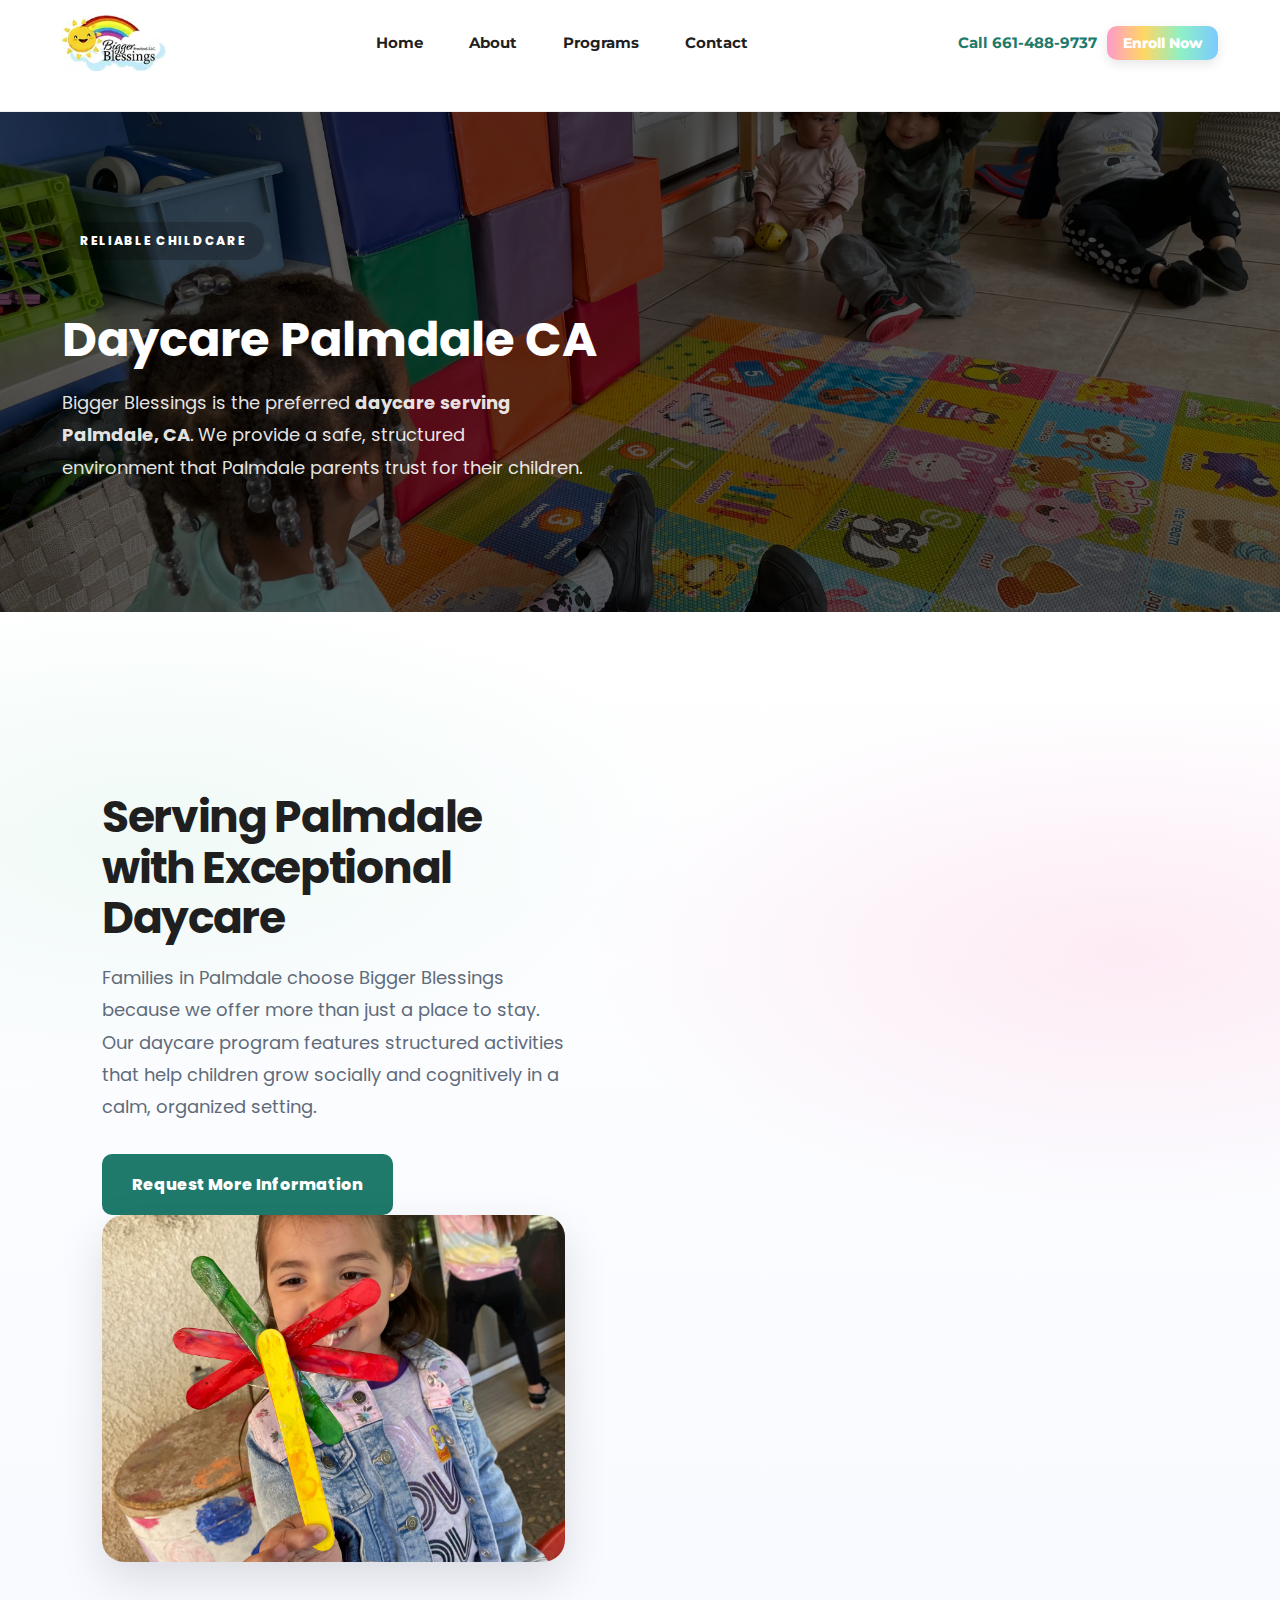
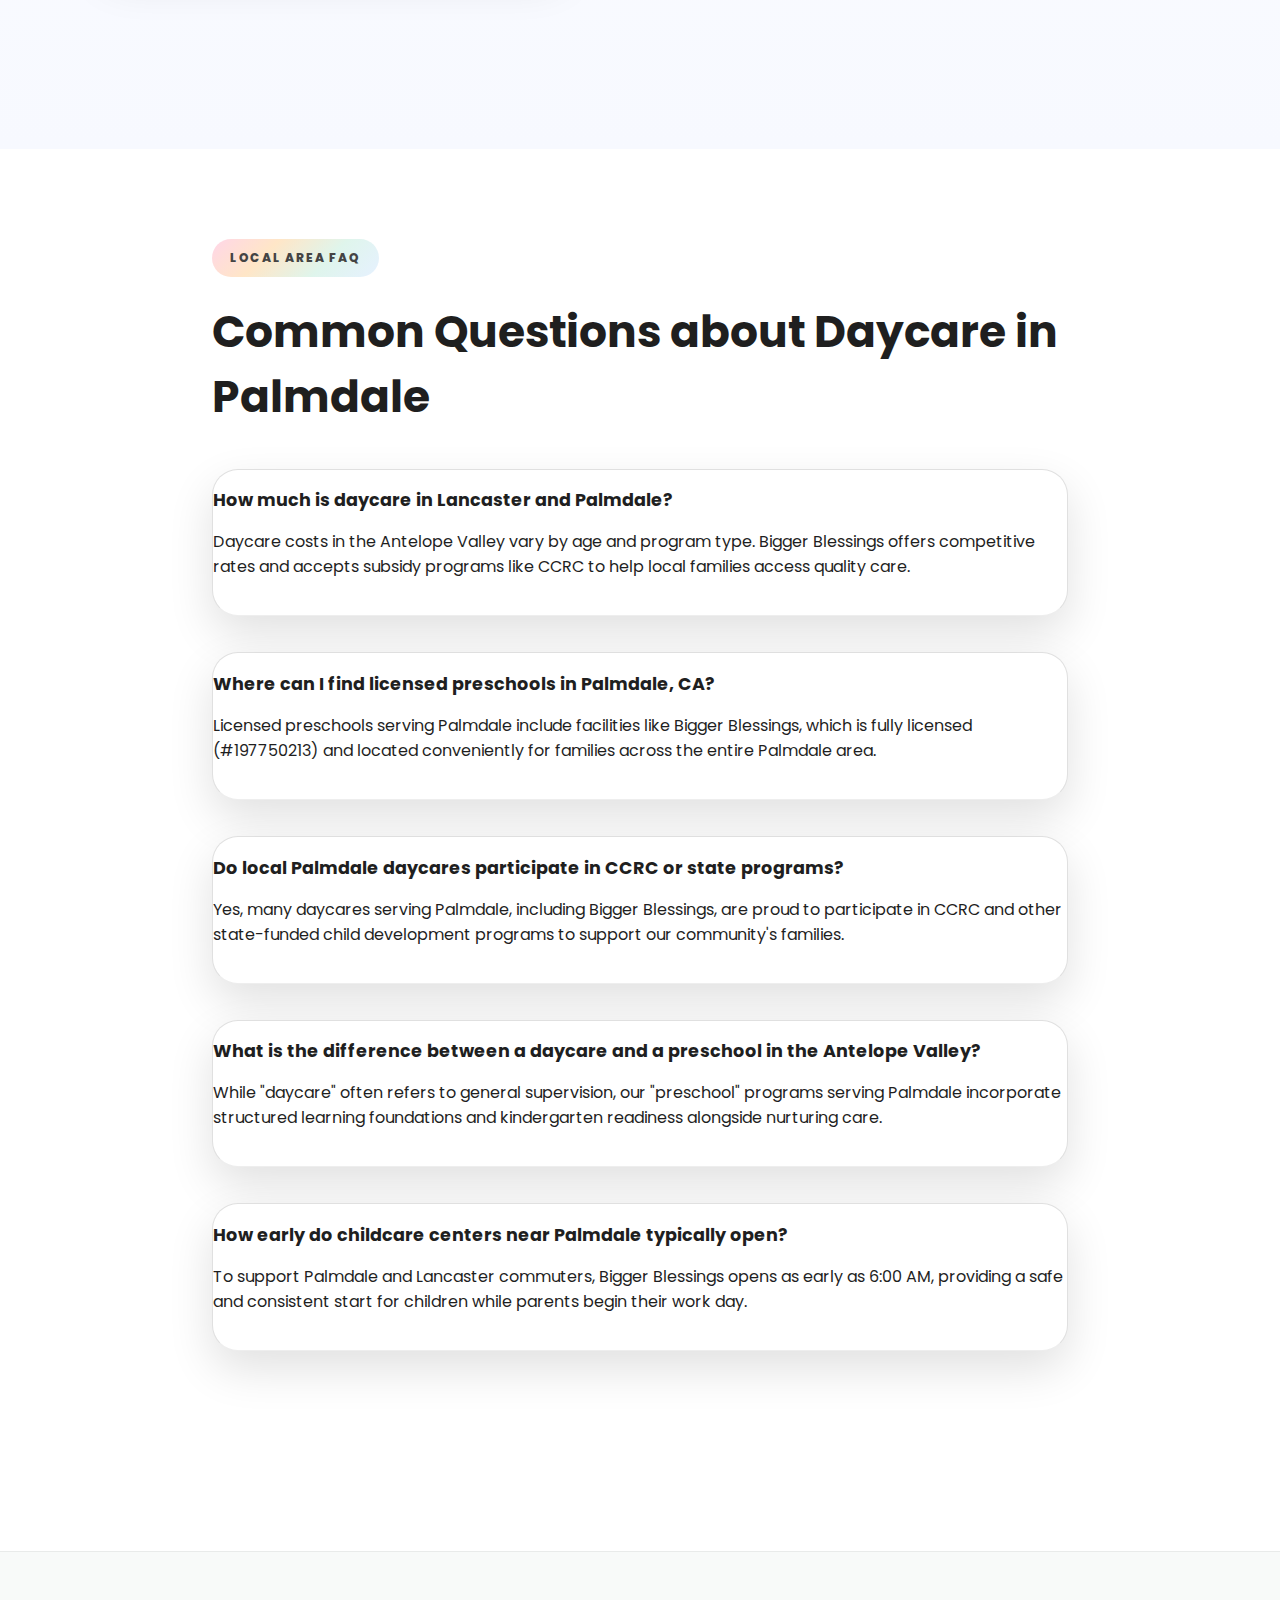
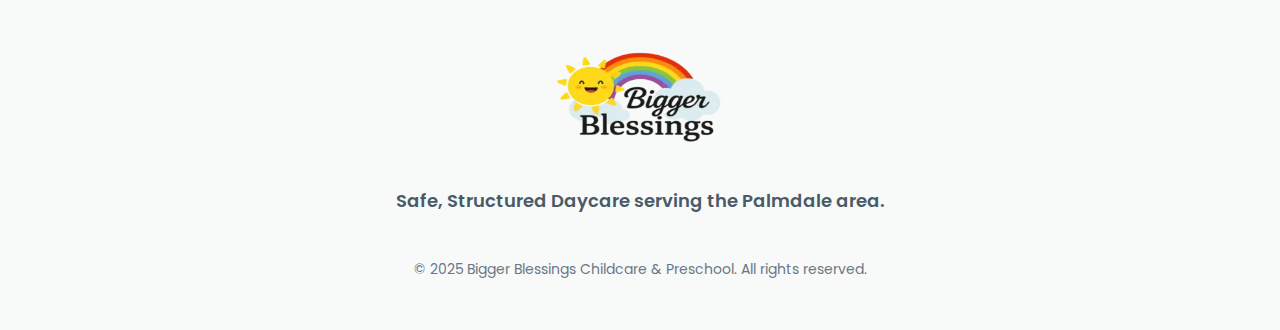
<file: daycare-palmdale-ca/index.html>
<!DOCTYPE html>
<html lang="en">

<head>
    <meta charset="UTF-8">
    <meta name="viewport" content="width=device-width, initial-scale=1.0">
    <title>Daycare Palmdale CA | Reliable & Structured Childcare | Bigger Blessings</title>
    <meta name="description"
        content="Looking for reliable daycare in Palmdale, CA? Bigger Blessings offers high-quality, structured daycare services just minutes away for Palmdale families.">

    <link rel="icon" type="image/webp" href="/favicon.webp">
    <!-- Google Fonts -->
    <link rel="preconnect" href="https://fonts.googleapis.com">
    <link rel="preconnect" href="https://fonts.gstatic.com" crossorigin>
    <link
        href="https://fonts.googleapis.com/css2?family=Montserrat:wght@400;700;800&family=Poppins:wght@400;500;600;700&display=swap"
        rel="stylesheet">

    <link rel="stylesheet" href="/css/style.css?v=2.5">
    <link rel="canonical" href="https://biggerblessings.com/daycare-palmdale-ca/">

    <!-- FAQ Schema for PAA -->
    <script type="application/ld+json">
    {
      "@context": "https://schema.org",
      "@type": "FAQPage",
      "mainEntity": [
        {
          "@type": "Question",
          "name": "How much is daycare in Lancaster and Palmdale?",
          "acceptedAnswer": {
            "@type": "Answer",
            "text": "Daycare costs in the Antelope Valley vary by age and program type. Bigger Blessings offers competitive rates and accepts subsidy programs like CCRC to help local families access quality care."
          }
        },
        {
          "@type": "Question",
          "name": "Where can I find licensed preschools in Palmdale, CA?",
          "acceptedAnswer": {
            "@type": "Answer",
            "text": "Licensed preschools serving Palmdale include facilities like Bigger Blessings, which is fully licensed (#197750213) and located conveniently for families across the entire Palmdale area."
          }
        },
        {
          "@type": "Question",
          "name": "Do local Palmdale daycares participate in CCRC or state programs?",
          "acceptedAnswer": {
            "@type": "Answer",
            "text": "Yes, many daycares serving Palmdale, including Bigger Blessings, are proud to participate in CCRC and other state-funded child development programs to support our community's families."
          }
        },
        {
          "@type": "Question",
          "name": "What is the difference between a daycare and a preschool in the Antelope Valley?",
          "acceptedAnswer": {
            "@type": "Answer",
            "text": "While 'daycare' often refers to general supervision, our 'preschool' programs serving Palmdale incorporate structured learning foundations and kindergarten readiness alongside nurturing care."
          }
        },
        {
          "@type": "Question",
          "name": "How early do childcare centers near Palmdale typically open?",
          "acceptedAnswer": {
            "@type": "Answer",
            "text": "To support Palmdale and Lancaster commuters, Bigger Blessings opens as early as 6:00 AM, providing a safe and consistent start for children while parents begin their work day."
          }
        }
      ]
    }
    </script>

    <!-- Breadcrumb Schema -->
    <script type="application/ld+json">
    {
      "@context": "https://schema.org",
      "@type": "BreadcrumbList",
      "itemListElement": [{
        "@type": "ListItem",
        "position": 1,
        "name": "Home",
        "item": "https://biggerblessings.com/"
      },{
        "@type": "ListItem",
        "position": 2,
        "name": "Daycare Palmdale CA",
        "item": "https://biggerblessings.com/daycare-palmdale-ca/"
      }]
    }
    </script>
</head>

<body>
    <!-- 🌈 Header -->
    <header class="bbp-header" role="banner">
        <div class="bbp-scroll-accent" aria-hidden="true"></div>
        <div class="bbp-container">
            <div class="bbp-logo">
                <a href="/" aria-label="Bigger Blessings Home">
                    <img src="/images/logo.webp" alt="Bigger Blessings Preschool Logo" width="150" height="81">
                </a>
            </div>
            <nav class="bbp-nav" aria-label="Main navigation">
                <ul>
                    <li><a href="/">Home</a></li>
                    <li><a href="/about/">About</a></li>
                    <li><a href="/programs/">Programs</a></li>
                    <li><a href="/contact/">Contact</a></li>
                </ul>
            </nav>
            <div class="bbp-cta">
                <button class="bbp-phone" type="button" onclick="window.location.href='tel:6614889737';"
                    aria-label="Call Bigger Blessings Childcare">Call 661-488-9737</button>
                <a class="bbp-enroll" href="/enroll/">Enroll Now</a>
            </div>
        </div>
        <div class="bbp-scallops"></div>
    </header>

    <main>
        <!-- =========================================
        EXACT MATCH HUB HERO
        ========================================= -->
        <section class="bb-contact-hero-fw is-dark" aria-label="Daycare Palmdale CA"
            style="background-image: url('/images/bigger-blessings-hero-main.webp');">
            <div class="bb-contact-hero-overlay"></div>
            <div class="bb-contact-hero-wrap">
                <div class="bb-contact-copy">
                    <div class="bb-enroll-hero-kicker"
                        style="color:#fff; border-color:rgba(255,255,255,0.3); background:rgba(0,0,0,0.2);">RELIABLE
                        CHILDCARE</div>
                    <h1>Daycare Palmdale CA</h1>
                    <p>Bigger Blessings is the preferred <strong>daycare serving Palmdale, CA</strong>. We provide a
                        safe, structured environment that Palmdale parents trust for their children.</p>
                </div>
            </div>
        </section>

        <!-- =========================================
        STRUCTURED ACTIVITIES SECTION
        ========================================= -->
        <section class="bb-trust-fw" style="padding: 80px 0;">
            <div class="bb-trust-wrap">
                <div class="bb-trust-intro">
                    <div class="bb-trust-content">
                        <h2>Serving Palmdale with Exceptional Daycare</h2>
                        <p class="bb-trust-desc">Families in Palmdale choose Bigger Blessings because we offer more than
                            just a place to stay. Our daycare program features structured activities that help children
                            grow socially and cognitively in a calm, organized setting.</p>
                        <div class="bb-trust-btns" style="margin-top:30px;">
                            <a class="bb-btn bb-btn-primary" href="/contact/">Request More Information</a>
                        </div>
                    </div>
                    <div class="bb-trust-image">
                        <img src="/images/infant-care-program.webp" alt="Structured daycare for Palmdale families"
                            width="600" height="400" loading="lazy">
                    </div>
                </div>
            </div>
        </section>

        <!-- =========================================
        LOCAL PAA SECTION (PEOPLE ALSO ASK)
        ========================================= -->
        <section class="bb-faq-fw" style="padding-bottom: 80px; background: #fff;">
            <div class="bb-faq-wrap">
                <div class="bb-faq-kicker">LOCAL AREA FAQ</div>
                <h2 id="bb-faq-title">Common Questions about Daycare in Palmdale</h2>
                <div class="bb-faq" style="margin-top: 40px;">
                    <div class="bb-faq-item"
                        style="margin-bottom: 20px; border-bottom: 1px solid #eee; padding-bottom: 20px;">
                        <h3 style="font-size: 1.1rem; color: var(--primary); margin-bottom: 10px;">How much is daycare
                            in Lancaster and Palmdale?</h3>
                        <p>Daycare costs in the Antelope Valley vary by age and program type. Bigger Blessings offers
                            competitive rates and accepts subsidy programs like CCRC to help local families access
                            quality care.</p>
                    </div>
                    <div class="bb-faq-item"
                        style="margin-bottom: 20px; border-bottom: 1px solid #eee; padding-bottom: 20px;">
                        <h3 style="font-size: 1.1rem; color: var(--primary); margin-bottom: 10px;">Where can I find
                            licensed preschools in Palmdale, CA?</h3>
                        <p>Licensed preschools serving Palmdale include facilities like Bigger Blessings, which is fully
                            licensed (#197750213) and located conveniently for families across the entire Palmdale area.
                        </p>
                    </div>
                    <div class="bb-faq-item"
                        style="margin-bottom: 20px; border-bottom: 1px solid #eee; padding-bottom: 20px;">
                        <h3 style="font-size: 1.1rem; color: var(--primary); margin-bottom: 10px;">Do local Palmdale
                            daycares participate in CCRC or state programs?</h3>
                        <p>Yes, many daycares serving Palmdale, including Bigger Blessings, are proud to participate in
                            CCRC and other state-funded child development programs to support our community's families.
                        </p>
                    </div>
                    <div class="bb-faq-item"
                        style="margin-bottom: 20px; border-bottom: 1px solid #eee; padding-bottom: 20px;">
                        <h3 style="font-size: 1.1rem; color: var(--primary); margin-bottom: 10px;">What is the
                            difference between a daycare and a preschool in the Antelope Valley?</h3>
                        <p>While "daycare" often refers to general supervision, our "preschool" programs serving
                            Palmdale incorporate structured learning foundations and kindergarten readiness alongside
                            nurturing care.</p>
                    </div>
                    <div class="bb-faq-item"
                        style="margin-bottom: 20px; border-bottom: 1px solid #eee; padding-bottom: 20px;">
                        <h3 style="font-size: 1.1rem; color: var(--primary); margin-bottom: 10px;">How early do
                            childcare centers near Palmdale typically open?</h3>
                        <p>To support Palmdale and Lancaster commuters, Bigger Blessings opens as early as 6:00 AM,
                            providing a safe and consistent start for children while parents begin their work day.</p>
                    </div>
                </div>
            </div>
        </section>
    </main>

    <footer class="bb-footer" role="contentinfo">
        <div class="bb-footer-inner">
            <img src="/images/footer-logo.webp" alt="Bigger Blessings Childcare & Preschool Logo" class="bb-footer-logo"
                width="180" height="120" loading="lazy">
            <div class="bb-footer-tagline">Safe, Structured Daycare serving the Palmdale area.</div>
            <div class="bb-footer-copy">© 2025 Bigger Blessings Childcare & Preschool. All rights reserved.</div>
        </div>
    </footer>

    <script src="/js/main.js"></script>
</body>

</html>
</file>
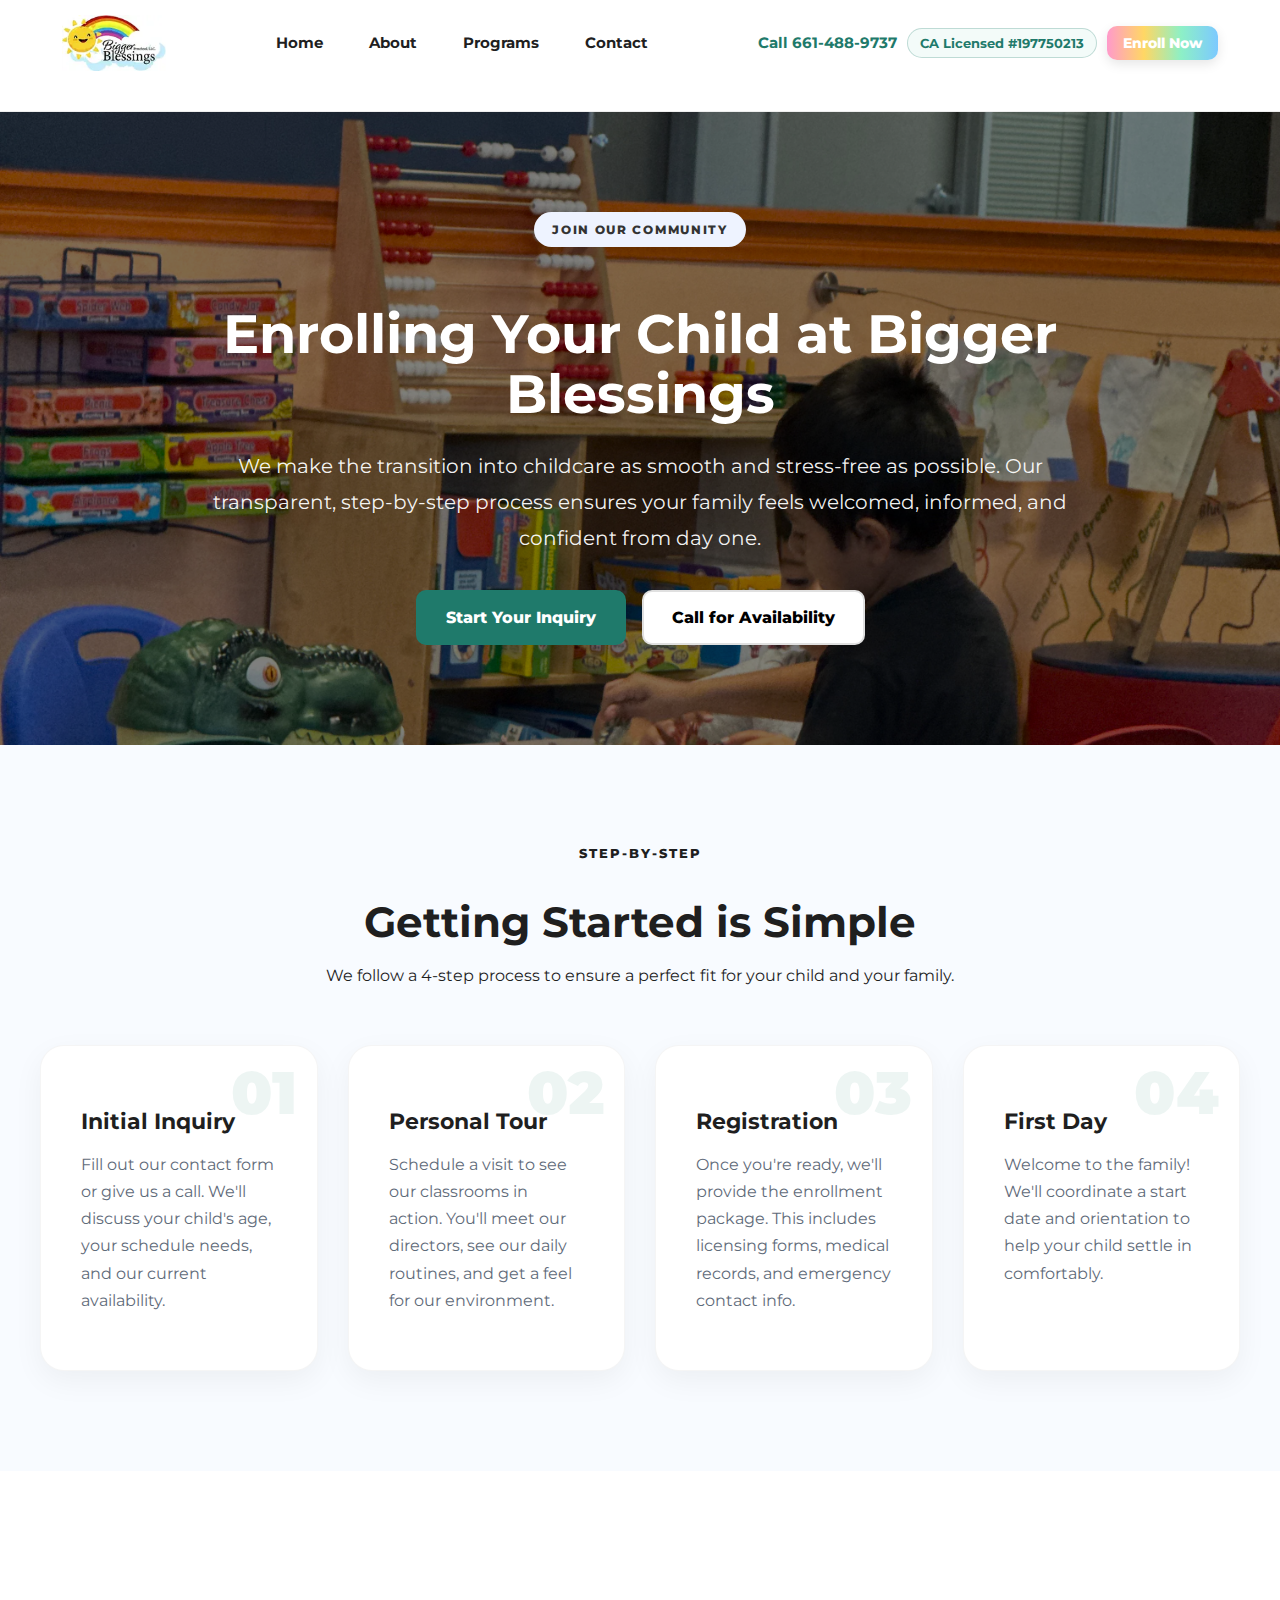
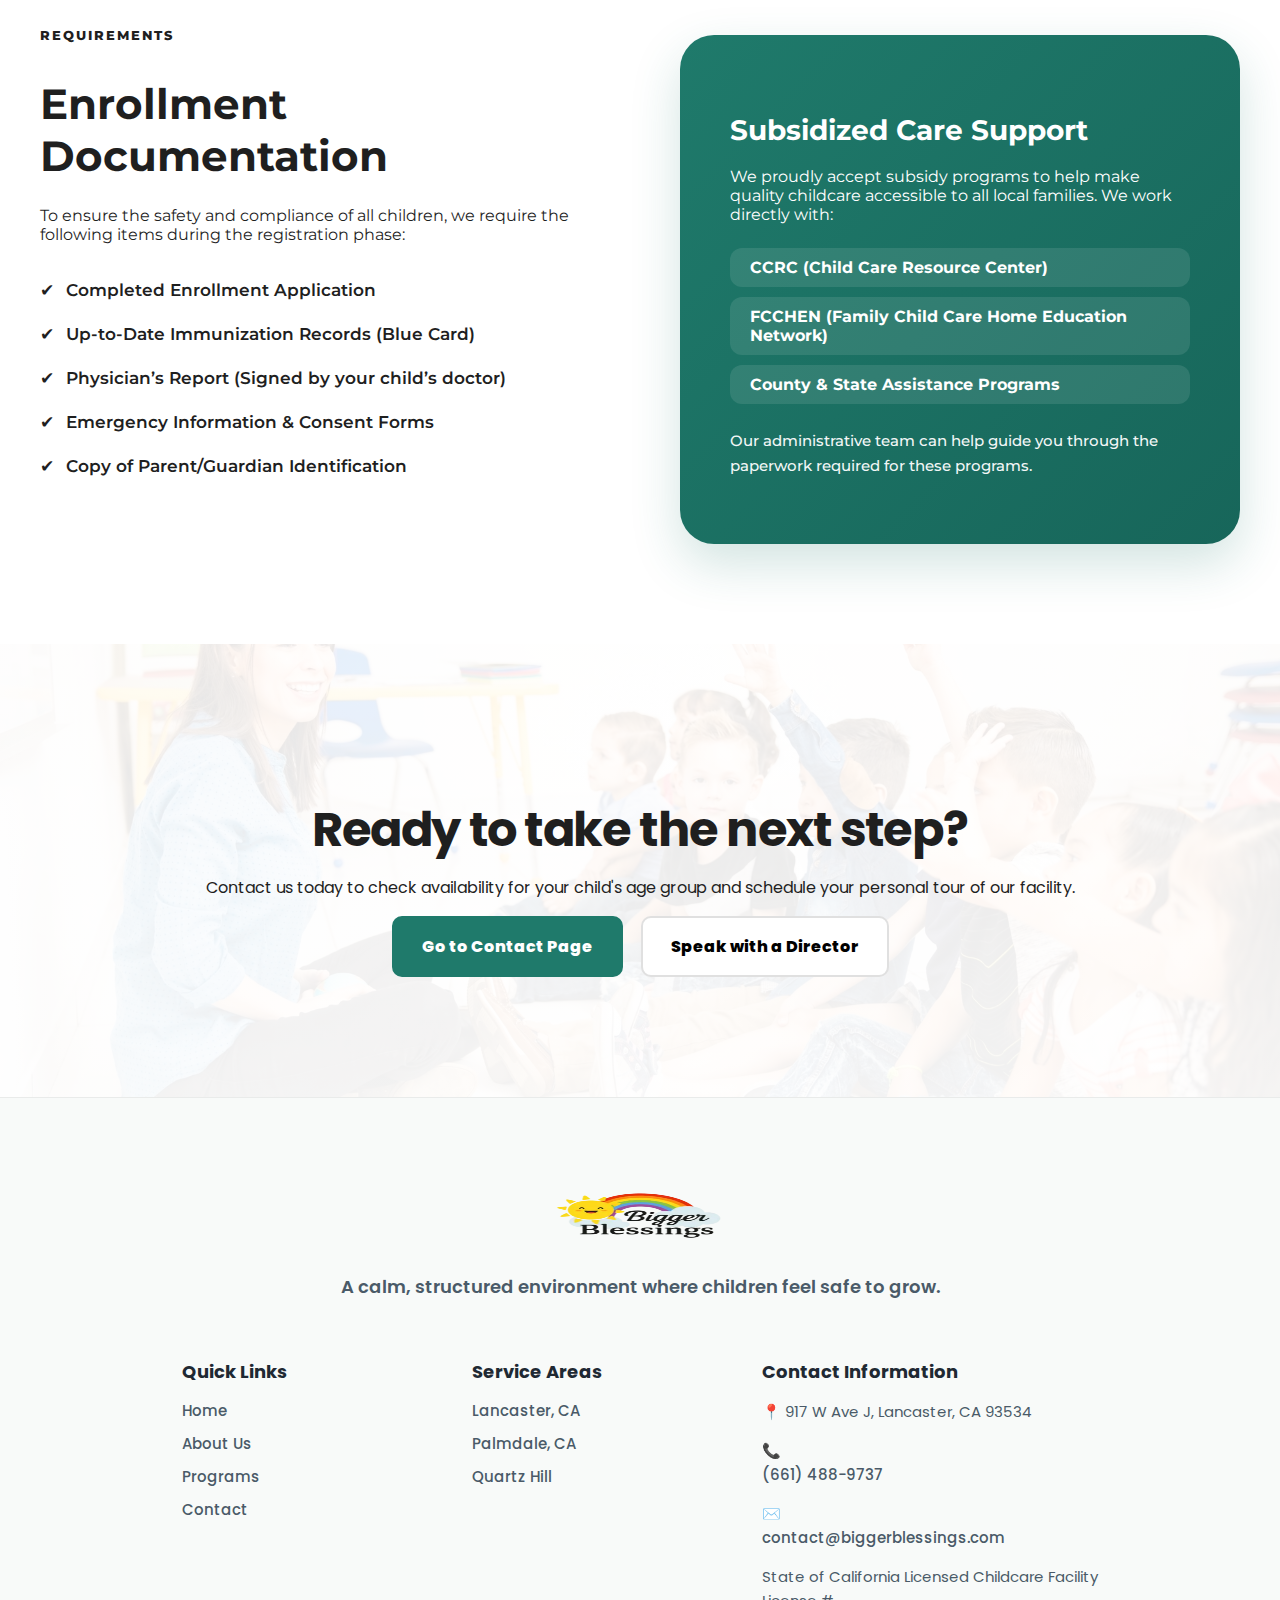
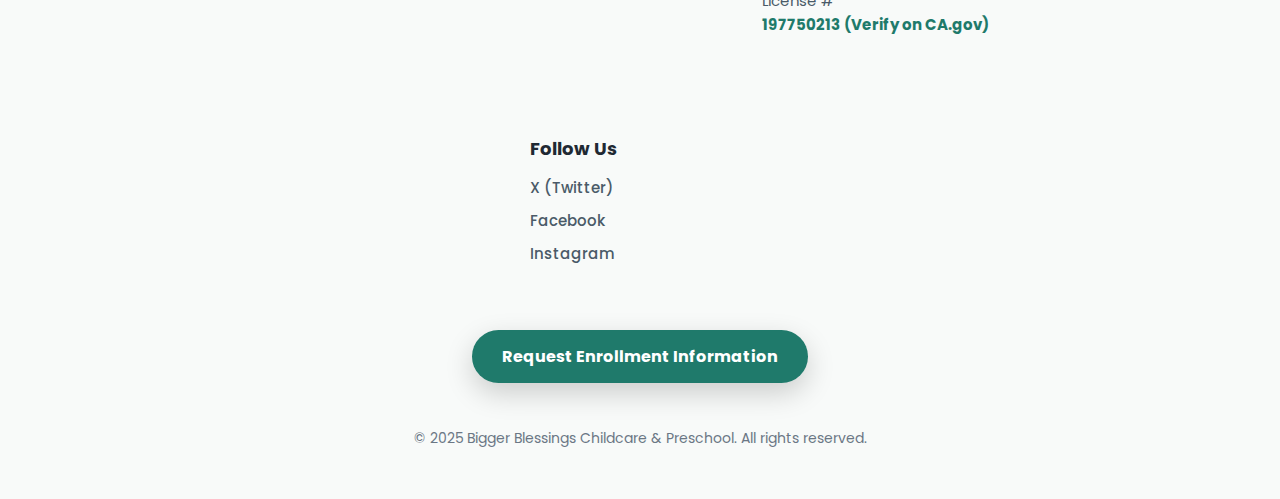
<file: enroll/index.html>
<!DOCTYPE html>
<html lang="en">

<head>
    <meta charset="UTF-8">
    <meta name="viewport" content="width=device-width, initial-scale=1.0">
    <title>Enrollment Process | Bigger Blessings Childcare & Preschool</title>
    <meta name="description"
        content="Learn how to enroll your child at Bigger Blessings. From initial inquiry to the first day, we guide you through our simple, transparent enrollment process.">

    <!-- Google Fonts -->
    <link rel="preconnect" href="https://fonts.googleapis.com">
    <link rel="preconnect" href="https://fonts.gstatic.com" crossorigin>
    <link
        href="https://fonts.googleapis.com/css2?family=Montserrat:wght@400;700;800&family=Poppins:wght@400;500;600;700&display=swap"
        rel="stylesheet">

    <link rel="stylesheet" href="../css/style.css">

    <!-- Schema.org JSON-LD -->
    <script type="application/ld+json">
    {
      "@context": "https://schema.org",
      "@type": "BreadcrumbList",
      "itemListElement": [{
        "@type": "ListItem",
        "position": 1,
        "name": "Home",
        "item": "https://biggerblessings.com/"
      },{
        "@type": "ListItem",
        "position": 2,
        "name": "Enrollment",
        "item": "https://biggerblessings.com/enroll/"
      }]
    }
    </script>
</head>

<body>

    <!-- 🌈 Bigger Blessings Header — Verified & Trusted -->
    <header class="bbp-header" role="banner">
        <div class="bbp-scroll-accent" aria-hidden="true"></div>
        <div class="bbp-container">
            <div class="bbp-logo">
                <a href="/" aria-label="Bigger Blessings Home">
                    <img src="../images/logo.webp" alt="Bigger Blessings Preschool Logo" width="180" height="60">
                </a>
            </div>
            <nav class="bbp-nav" aria-label="Main navigation">
                <ul>
                    <li><a href="/">Home</a></li>
                    <li><a href="/about/">About</a></li>
                    <li><a href="/programs/">Programs</a></li>
                    <li><a href="/contact/">Contact</a></li>
                </ul>
            </nav>
            <div class="bbp-cta">
                <button class="bbp-phone" type="button" onclick="window.location.href='tel:6614889737';"
                    aria-label="Call Bigger Blessings Childcare">Call 661-488-9737</button>
                <a class="bbp-license" href="https://www.ccld.dss.ca.gov/carefacilitysearch/FacDetail/197750213"
                    target="_blank" rel="noopener noreferrer"
                    aria-label="Verify Bigger Blessings Childcare & Preschool license">CA Licensed #197750213</a>
                <a class="bbp-enroll" href="/enroll/">Enroll Now</a>
            </div>
            <button class="bbp-hamburger" aria-label="Toggle menu" aria-expanded="false">
                <span></span><span></span><span></span>
            </button>
        </div>
        <div class="bbp-scallops"></div>
        <div class="bbp-mobile-menu" aria-label="Mobile navigation">
            <a href="/">Home</a>
            <a href="/about/">About</a>
            <a href="/programs/">Programs</a>
            <a href="/contact/">Contact</a>
            <a href="https://www.ccld.dss.ca.gov/carefacilitysearch/FacDetail/197750213" target="_blank"
                rel="noopener noreferrer" class="bbp-mobile-license">✔ CA Licensed Facility #197750213</a>
            <a class="bbp-mobile-enroll" href="/enroll/">Enroll Now</a>
            <button class="bbp-mobile-phone" type="button" onclick="window.location.href='tel:6614889737';"
                aria-label="Call Bigger Blessings Childcare">Call 661-488-9737</button>
        </div>
    </header>

    <main>
        <!-- =========================================
        ENROLLMENT HERO
        ========================================= -->
        <section class="bb-enroll-hero-fw is-dark" aria-label="Join our Bigger Blessings community">
            <div class="bb-enroll-hero-overlay"></div>
            <div class="bb-enroll-hero-wrap">
                <div class="bb-enroll-hero-kicker">JOIN OUR COMMUNITY</div>
                <h1>Enrolling Your Child at Bigger Blessings</h1>
                <p>We make the transition into childcare as smooth and stress-free as possible. Our transparent,
                    step-by-step process ensures your family feels welcomed, informed, and confident from day one.</p>
                <div class="bb-enroll-hero-btns">
                    <a href="/contact/" class="bb-btn bb-btn-primary">Start Your Inquiry</a>
                    <button class="bb-btn bb-btn-secondary" onclick="window.location.href='tel:6614889737';">Call for
                        Availability</button>
                </div>
            </div>
        </section>

        <!-- =========================================
        THE ENROLLMENT PROCESS (STEPS)
        ========================================= -->
        <section class="bb-process-fw" aria-labelledby="process-title">
            <div class="bb-process-wrap">
                <div class="bb-process-intro">
                    <div class="bb-process-kicker">STEP-BY-STEP</div>
                    <h2 id="process-title">Getting Started is Simple</h2>
                    <p>We follow a 4-step process to ensure a perfect fit for your child and your family.</p>
                </div>

                <div class="bb-process-grid">
                    <!-- Step 1 -->
                    <div class="bb-process-card">
                        <div class="bb-process-num">01</div>
                        <h3>Initial Inquiry</h3>
                        <p>Fill out our contact form or give us a call. We'll discuss your child's age, your schedule
                            needs, and our current availability.</p>
                    </div>

                    <!-- Step 2 -->
                    <div class="bb-process-card">
                        <div class="bb-process-num">02</div>
                        <h3>Personal Tour</h3>
                        <p>Schedule a visit to see our classrooms in action. You'll meet our directors, see our daily
                            routines, and get a feel for our environment.</p>
                    </div>

                    <!-- Step 3 -->
                    <div class="bb-process-card">
                        <div class="bb-process-num">03</div>
                        <h3>Registration</h3>
                        <p>Once you're ready, we'll provide the enrollment package. This includes licensing forms,
                            medical records, and emergency contact info.</p>
                    </div>

                    <!-- Step 4 -->
                    <div class="bb-process-card">
                        <div class="bb-process-num">04</div>
                        <h3>First Day</h3>
                        <p>Welcome to the family! We'll coordinate a start date and orientation to help your child
                            settle in comfortably.</p>
                    </div>
                </div>
            </div>
        </section>

        <!-- =========================================
        DOCUMENTATION & SUBSIDIES
        ========================================= -->
        <section class="bb-docs-fw">
            <div class="bb-docs-wrap">
                <div class="bb-docs-left">
                    <div class="bb-docs-kicker">REQUIREMENTS</div>
                    <h2>Enrollment Documentation</h2>
                    <p>To ensure the safety and compliance of all children, we require the following items during the
                        registration phase:</p>
                    <ul class="bb-docs-list">
                        <li><span>✔</span> Completed Enrollment Application</li>
                        <li><span>✔</span> Up-to-Date Immunization Records (Blue Card)</li>
                        <li><span>✔</span> Physician’s Report (Signed by your child’s doctor)</li>
                        <li><span>✔</span> Emergency Information & Consent Forms</li>
                        <li><span>✔</span> Copy of Parent/Guardian Identification</li>
                    </ul>
                </div>
                <div class="bb-docs-right">
                    <div class="bb-subsidy-card">
                        <h3>Subsidized Care Support</h3>
                        <p>We proudly accept subsidy programs to help make quality childcare accessible to all local
                            families. We work directly with:</p>
                        <ul class="bb-subsidy-list">
                            <li>CCRC (Child Care Resource Center)</li>
                            <li>FCCHEN (Family Child Care Home Education Network)</li>
                            <li>County & State Assistance Programs</li>
                        </ul>
                        <p class="bb-subsidy-note">Our administrative team can help guide you through the paperwork
                            required for these programs.</p>
                    </div>
                </div>
            </div>
        </section>

        <!-- =========================================
        FINAL CALL TO ACTION
        ========================================= -->
        <section class="bb-final-cta-fw">
            <div class="bb-final-cta-wrap">
                <h2>Ready to take the next step?</h2>
                <p>Contact us today to check availability for your child's age group and schedule your personal tour of
                    our facility.</p>
                <div class="bb-final-cta-btns">
                    <a href="/contact/" class="bb-btn bb-btn-primary">Go to Contact Page</a>
                    <button class="bb-btn bb-btn-secondary" onclick="window.location.href='tel:6614889737';">Speak with
                        a Director</button>
                </div>
            </div>
        </section>
    </main>

    <!-- 🌿 BIGGER BLESSINGS FOOTER — TRUSTED, VERIFIED, LOCAL SEO -->
    <footer class="bb-footer" role="contentinfo">
        <div class="bb-footer-inner">
            <img src="../images/footer-logo.webp" alt="Bigger Blessings Childcare & Preschool Logo"
                class="bb-footer-logo" width="180" height="60" loading="lazy">
            <div class="bb-footer-tagline">A calm, structured environment where children feel safe to grow.</div>
            <div class="bb-footer-cols">
                <div class="bb-footer-col">
                    <h3>Quick Links</h3>
                    <a href="/">Home</a>
                    <a href="/about/">About Us</a>
                    <a href="/programs/">Programs</a>
                    <a href="/contact/">Contact</a>
                </div>
                <div class="bb-footer-col">
                    <h3>Service Areas</h3>
                    <a href="/locations/lancaster/">Lancaster, CA</a>
                    <a href="/locations/palmdale/">Palmdale, CA</a>
                    <a href="/locations/lancaster/">Quartz Hill</a>
                </div>
                <div class="bb-footer-col">
                    <h3>Contact Information</h3>
                    <p>📍 917 W Ave J, Lancaster, CA 93534</p>
                    <p>📞 <a href="tel:6614889737">(661) 488-9737</a></p>
                    <p>✉️ <a href="mailto:contact@biggerblessings.com">contact@biggerblessings.com</a></p>
                    <p class="bb-footer-license">
                        State of California Licensed Childcare Facility<br>
                        License # <a href="https://www.ccld.dss.ca.gov/carefacilitysearch/FacDetail/197750213"
                            target="_blank" rel="noopener noreferrer">197750213 (Verify on CA.gov)</a>
                    </p>
                </div>
                <div class="bb-footer-col">
                    <h3>Follow Us</h3>
                    <a href="https://x.com/BiggerBlesfm6z" target="_blank" rel="noopener noreferrer">X (Twitter)</a>
                    <a href="#" rel="nofollow noopener">Facebook</a>
                    <a href="#" rel="nofollow noopener">Instagram</a>
                </div>
            </div>
            <a href="/contact/" class="bb-footer-btn">Request Enrollment Information</a>
            <div class="bb-footer-copy">© 2025 Bigger Blessings Childcare & Preschool. All rights reserved.</div>
        </div>
    </footer>

    <script src="../js/main.js"></script>
</body>

</html>
</file>
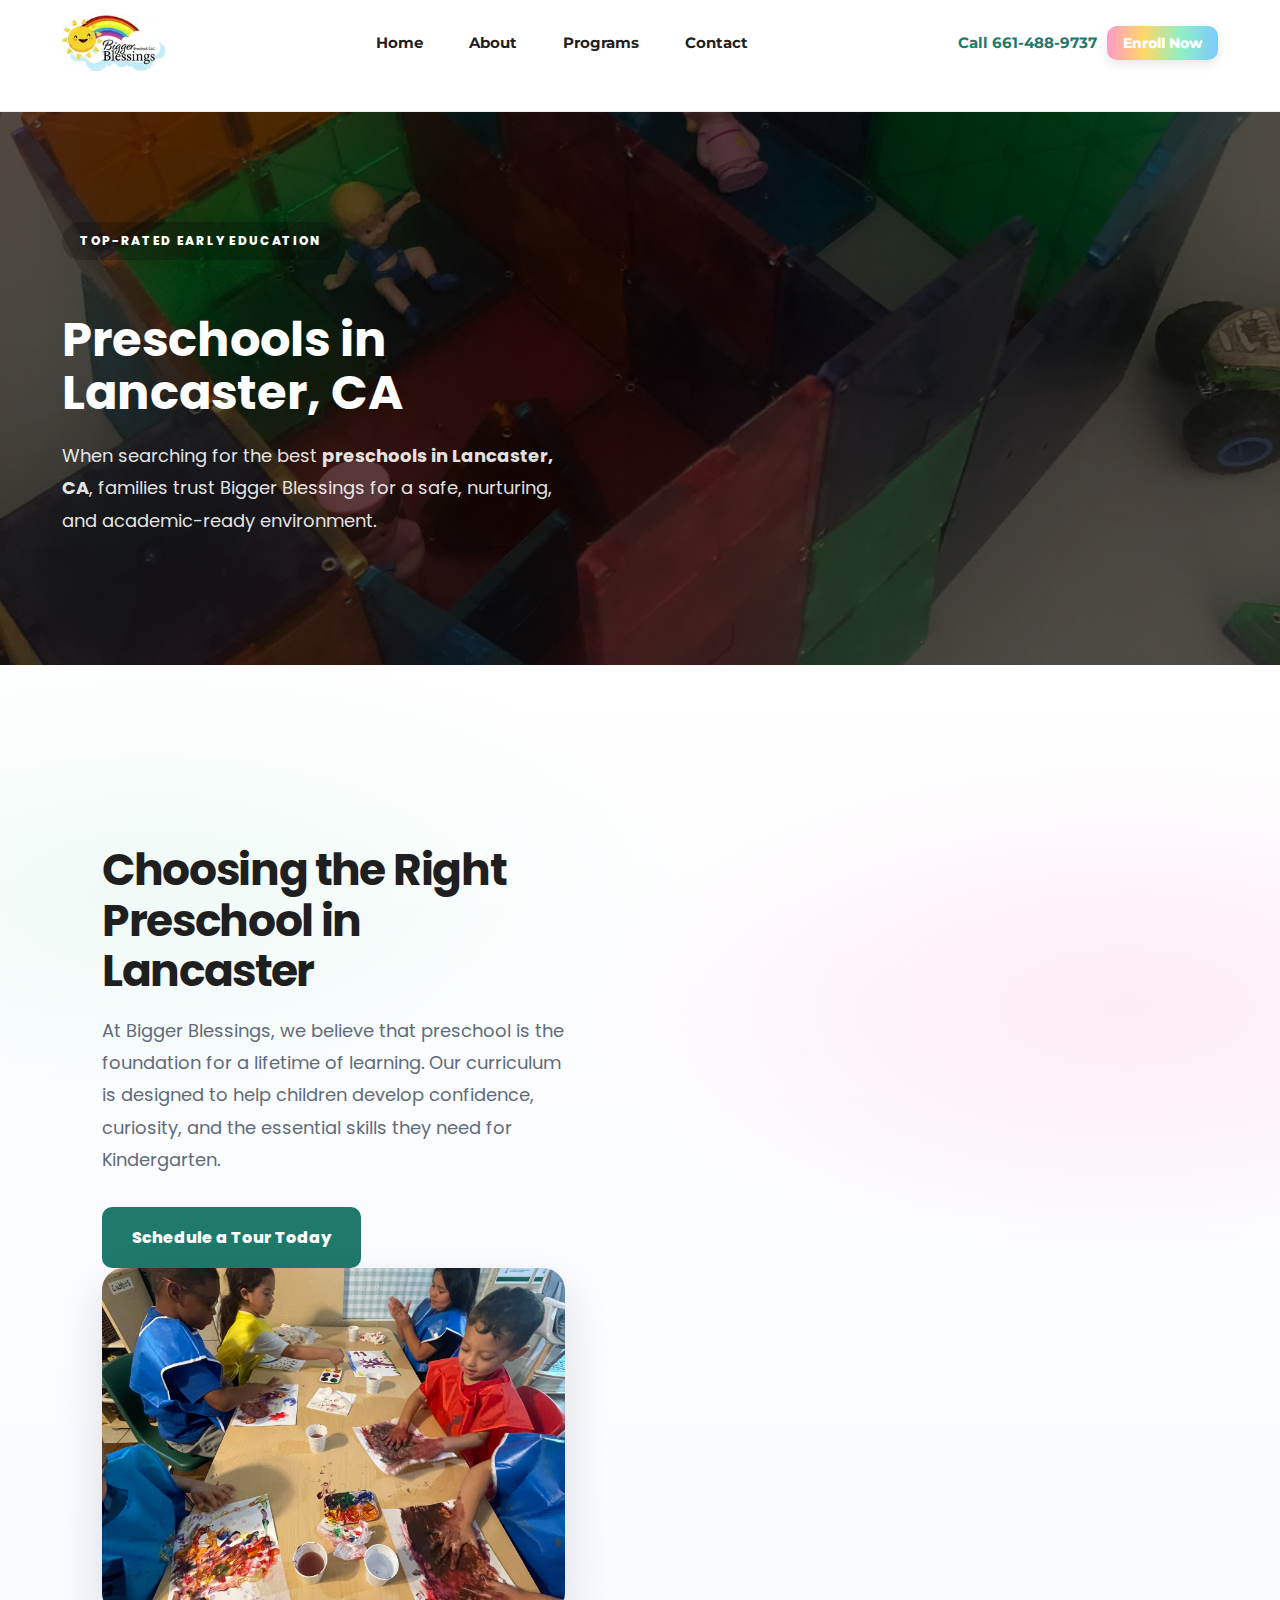
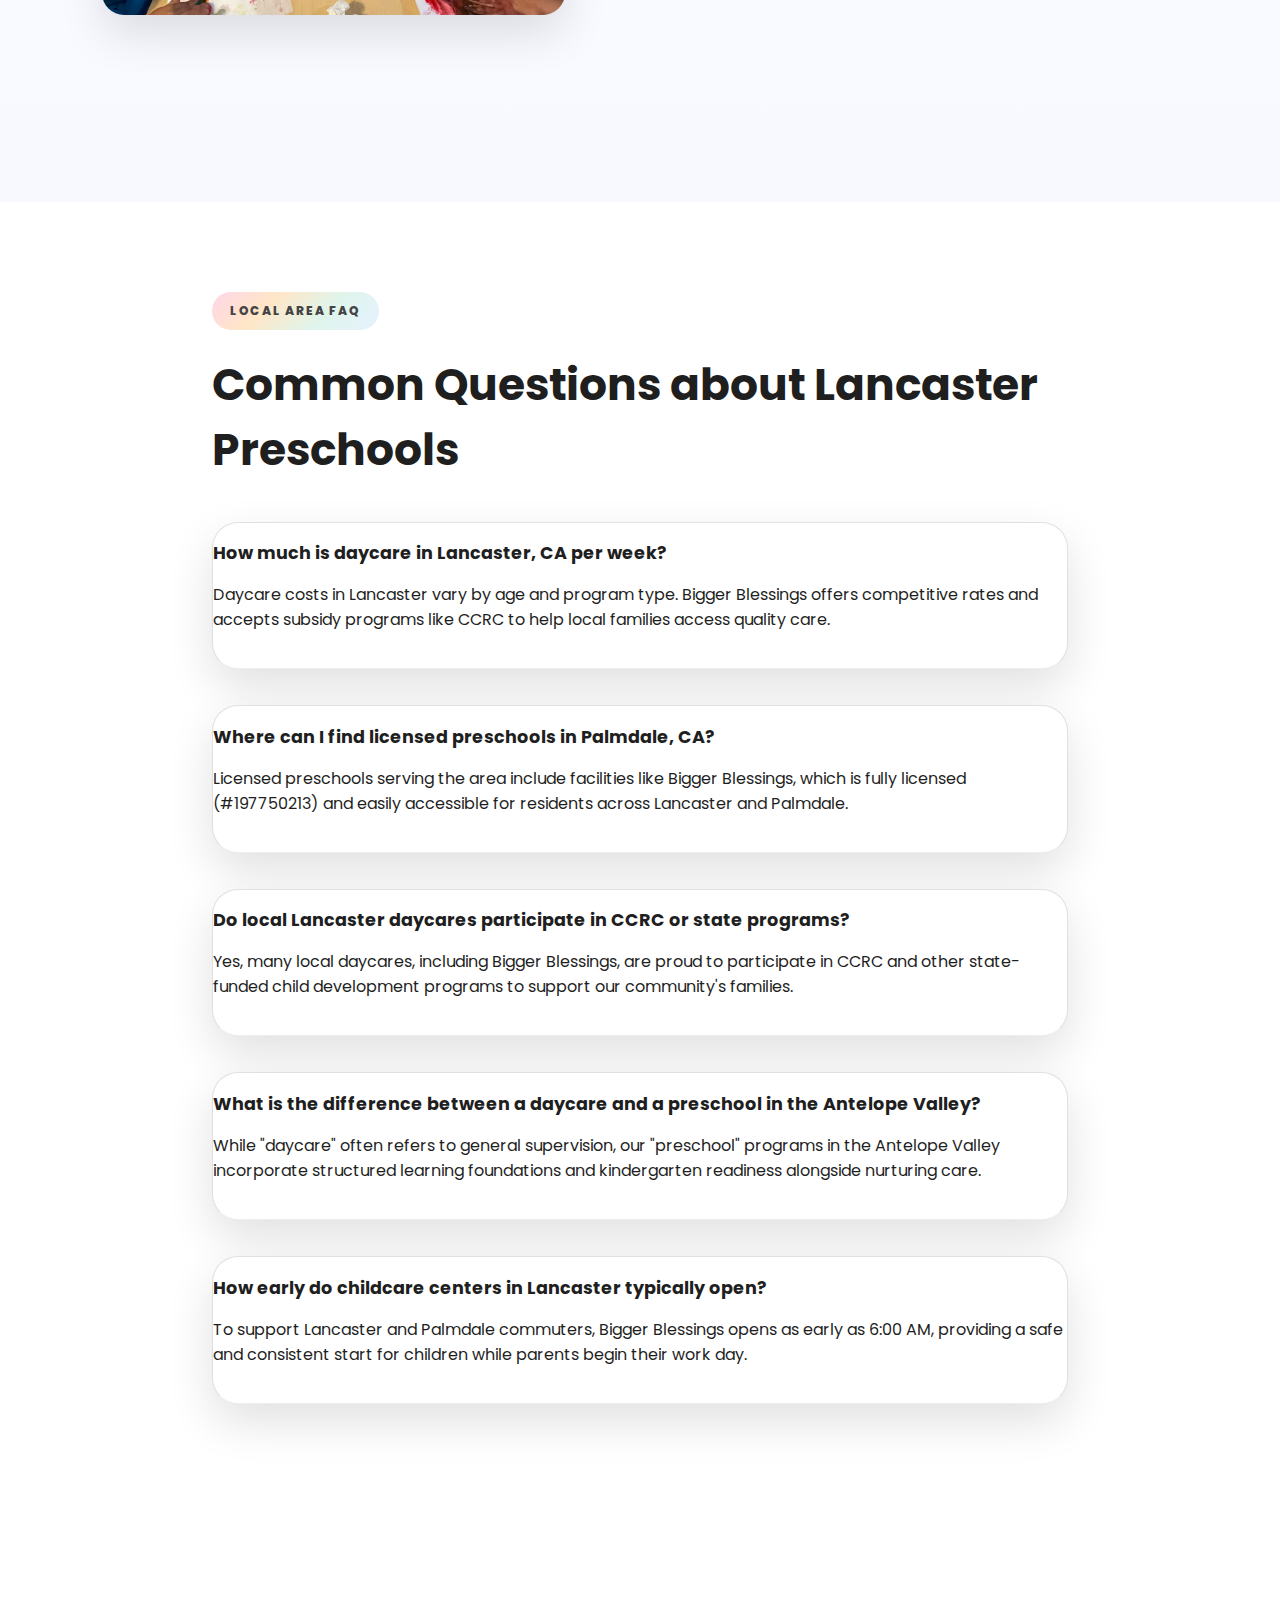
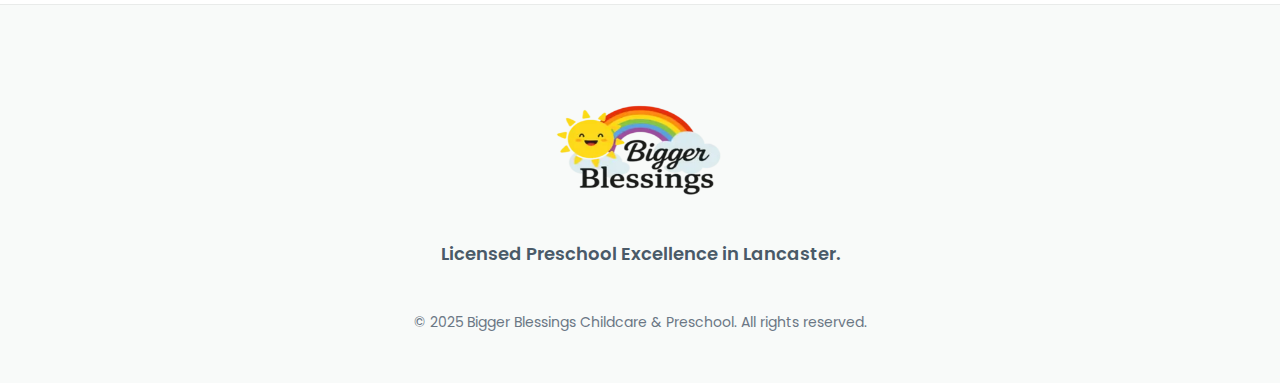
<file: preschool-lancaster-ca/index.html>
<!DOCTYPE html>
<html lang="en">

<head>
    <meta charset="UTF-8">
    <meta name="viewport" content="width=device-width, initial-scale=1.0">
    <title>Preschools in Lancaster, CA | Top-Rated Early Education | Bigger Blessings</title>
    <meta name="description"
        content="Searching for preschools in Lancaster, CA? Bigger Blessings offers a high-quality, structured preschool curriculum for children in the Antelope Valley. Visit us today.">

    <link rel="icon" type="image/webp" href="/favicon.webp">
    <!-- Google Fonts -->
    <link rel="preconnect" href="https://fonts.googleapis.com">
    <link rel="preconnect" href="https://fonts.gstatic.com" crossorigin>
    <link
        href="https://fonts.googleapis.com/css2?family=Montserrat:wght@400;700;800&family=Poppins:wght@400;500;600;700&display=swap"
        rel="stylesheet">

    <link rel="stylesheet" href="/css/style.css?v=2.5">
    <link rel="canonical" href="https://biggerblessings.com/preschool-lancaster-ca/">

    <!-- FAQ Schema for PAA -->
    <script type="application/ld+json">
    {
      "@context": "https://schema.org",
      "@type": "FAQPage",
      "mainEntity": [
        {
          "@type": "Question",
          "name": "How much is daycare in Lancaster, CA per week?",
          "acceptedAnswer": {
            "@type": "Answer",
            "text": "Daycare costs in Lancaster vary by age and program type. Bigger Blessings offers competitive rates and accepts subsidy programs like CCRC to help local families access quality care."
          }
        },
        {
          "@type": "Question",
          "name": "Where can I find licensed preschools in Palmdale, CA?",
          "acceptedAnswer": {
            "@type": "Answer",
            "text": "Licensed preschools serving the area include facilities like Bigger Blessings, which is fully licensed (#197750213) and easily accessible for residents across Lancaster and Palmdale."
          }
        },
        {
          "@type": "Question",
          "name": "Do local Lancaster daycares participate in CCRC or state programs?",
          "acceptedAnswer": {
            "@type": "Answer",
            "text": "Yes, many local daycares, including Bigger Blessings, are proud to participate in CCRC and other state-funded child development programs to support our community's families."
          }
        },
        {
          "@type": "Question",
          "name": "What is the difference between a daycare and a preschool in the Antelope Valley?",
          "acceptedAnswer": {
            "@type": "Answer",
            "text": "While 'daycare' often refers to general supervision, our 'preschool' programs in the Antelope Valley incorporate structured learning foundations and kindergarten readiness alongside nurturing care."
          }
        },
        {
          "@type": "Question",
          "name": "How early do childcare centers in Lancaster typically open?",
          "acceptedAnswer": {
            "@type": "Answer",
            "text": "To support Lancaster and Palmdale commuters, Bigger Blessings opens as early as 6:00 AM, providing a safe and consistent start for children while parents begin their work day."
          }
        }
      ]
    }
    </script>

    <!-- Breadcrumb Schema -->
    <script type="application/ld+json">
    {
      "@context": "https://schema.org",
      "@type": "BreadcrumbList",
      "itemListElement": [{
        "@type": "ListItem",
        "position": 1,
        "name": "Home",
        "item": "https://biggerblessings.com/"
      },{
        "@type": "ListItem",
        "position": 2,
        "name": "Preschool Lancaster CA",
        "item": "https://biggerblessings.com/preschool-lancaster-ca/"
      }]
    }
    </script>
</head>

<body>
    <!-- 🌈 Header - Direct Absolute Paths -->
    <header class="bbp-header" role="banner">
        <div class="bbp-scroll-accent" aria-hidden="true"></div>
        <div class="bbp-container">
            <div class="bbp-logo">
                <a href="/" aria-label="Bigger Blessings Home">
                    <img src="/images/logo.webp" alt="Bigger Blessings Preschool Logo" width="150" height="81">
                </a>
            </div>
            <nav class="bbp-nav" aria-label="Main navigation">
                <ul>
                    <li><a href="/">Home</a></li>
                    <li><a href="/about/">About</a></li>
                    <li><a href="/programs/">Programs</a></li>
                    <li><a href="/contact/">Contact</a></li>
                </ul>
            </nav>
            <div class="bbp-cta">
                <button class="bbp-phone" type="button" onclick="window.location.href='tel:6614889737';"
                    aria-label="Call Bigger Blessings Childcare">Call 661-488-9737</button>
                <a class="bbp-enroll" href="/enroll/">Enroll Now</a>
            </div>
        </div>
        <div class="bbp-scallops"></div>
    </header>

    <main>
        <!-- =========================================
        EXACT MATCH HUB HERO
        ========================================= -->
        <section class="bb-contact-hero-fw is-dark" aria-label="Preschools in Lancaster, CA"
            style="background-image: url('/images/classroom-activity-preschool.webp');">
            <div class="bb-contact-hero-overlay"></div>
            <div class="bb-contact-hero-wrap">
                <div class="bb-contact-copy">
                    <div class="bb-enroll-hero-kicker"
                        style="color:#fff; border-color:rgba(255,255,255,0.3); background:rgba(0,0,0,0.2);">TOP-RATED
                        EARLY EDUCATION</div>
                    <h1>Preschools in Lancaster, CA</h1>
                    <p>When searching for the best <strong>preschools in Lancaster, CA</strong>, families trust Bigger
                        Blessings for a safe, nurturing, and academic-ready environment.</p>
                </div>
            </div>
        </section>

        <!-- =========================================
        CAMPAIGN CONTENT
        ========================================= -->
        <section class="bb-trust-fw" style="padding: 80px 0;">
            <div class="bb-trust-wrap">
                <div class="bb-trust-intro">
                    <div class="bb-trust-content">
                        <h2>Choosing the Right Preschool in Lancaster</h2>
                        <p class="bb-trust-desc">At Bigger Blessings, we believe that preschool is the foundation for a
                            lifetime of learning. Our curriculum is designed to help children develop confidence,
                            curiosity, and the essential skills they need for Kindergarten.</p>
                        <div class="bb-trust-btns" style="margin-top:30px;">
                            <a class="bb-btn bb-btn-primary" href="/contact/">Schedule a Tour Today</a>
                        </div>
                    </div>
                    <div class="bb-trust-image">
                        <img src="/images/safety-facility-childcare.webp"
                            alt="Quality preschool environment in Lancaster" width="600" height="400" loading="lazy">
                    </div>
                </div>
            </div>
        </section>

        <!-- =========================================
        LOCAL PAA SECTION (PEOPLE ALSO ASK)
        ========================================= -->
        <section class="bb-faq-fw" style="padding-bottom: 80px; background: #fff;">
            <div class="bb-faq-wrap">
                <div class="bb-faq-kicker">LOCAL AREA FAQ</div>
                <h2 id="bb-faq-title">Common Questions about Lancaster Preschools</h2>
                <div class="bb-faq" style="margin-top: 40px;">
                    <div class="bb-faq-item"
                        style="margin-bottom: 20px; border-bottom: 1px solid #eee; padding-bottom: 20px;">
                        <h3 style="font-size: 1.1rem; color: var(--primary); margin-bottom: 10px;">How much is daycare
                            in Lancaster, CA per week?</h3>
                        <p>Daycare costs in Lancaster vary by age and program type. Bigger Blessings offers competitive
                            rates and accepts subsidy programs like CCRC to help local families access quality care.</p>
                    </div>
                    <div class="bb-faq-item"
                        style="margin-bottom: 20px; border-bottom: 1px solid #eee; padding-bottom: 20px;">
                        <h3 style="font-size: 1.1rem; color: var(--primary); margin-bottom: 10px;">Where can I find
                            licensed preschools in Palmdale, CA?</h3>
                        <p>Licensed preschools serving the area include facilities like Bigger Blessings, which is fully
                            licensed (#197750213) and easily accessible for residents across Lancaster and Palmdale.</p>
                    </div>
                    <div class="bb-faq-item"
                        style="margin-bottom: 20px; border-bottom: 1px solid #eee; padding-bottom: 20px;">
                        <h3 style="font-size: 1.1rem; color: var(--primary); margin-bottom: 10px;">Do local Lancaster
                            daycares participate in CCRC or state programs?</h3>
                        <p>Yes, many local daycares, including Bigger Blessings, are proud to participate in CCRC and
                            other state-funded child development programs to support our community's families.</p>
                    </div>
                    <div class="bb-faq-item"
                        style="margin-bottom: 20px; border-bottom: 1px solid #eee; padding-bottom: 20px;">
                        <h3 style="font-size: 1.1rem; color: var(--primary); margin-bottom: 10px;">What is the
                            difference between a daycare and a preschool in the Antelope Valley?</h3>
                        <p>While "daycare" often refers to general supervision, our "preschool" programs in the Antelope
                            Valley incorporate structured learning foundations and kindergarten readiness alongside
                            nurturing care.</p>
                    </div>
                    <div class="bb-faq-item"
                        style="margin-bottom: 20px; border-bottom: 1px solid #eee; padding-bottom: 20px;">
                        <h3 style="font-size: 1.1rem; color: var(--primary); margin-bottom: 10px;">How early do
                            childcare centers in Lancaster typically open?</h3>
                        <p>To support Lancaster and Palmdale commuters, Bigger Blessings opens as early as 6:00 AM,
                            providing a safe and consistent start for children while parents begin their work day.</p>
                    </div>
                </div>
            </div>
        </section>
    </main>

    <footer class="bb-footer" role="contentinfo">
        <div class="bb-footer-inner">
            <img src="/images/footer-logo.webp" alt="Bigger Blessings Childcare & Preschool Logo" class="bb-footer-logo"
                width="180" height="120" loading="lazy">
            <div class="bb-footer-tagline">Licensed Preschool Excellence in Lancaster.</div>
            <div class="bb-footer-copy">© 2025 Bigger Blessings Childcare & Preschool. All rights reserved.</div>
        </div>
    </footer>

    <script src="/js/main.js"></script>
</body>

</html>
</file>
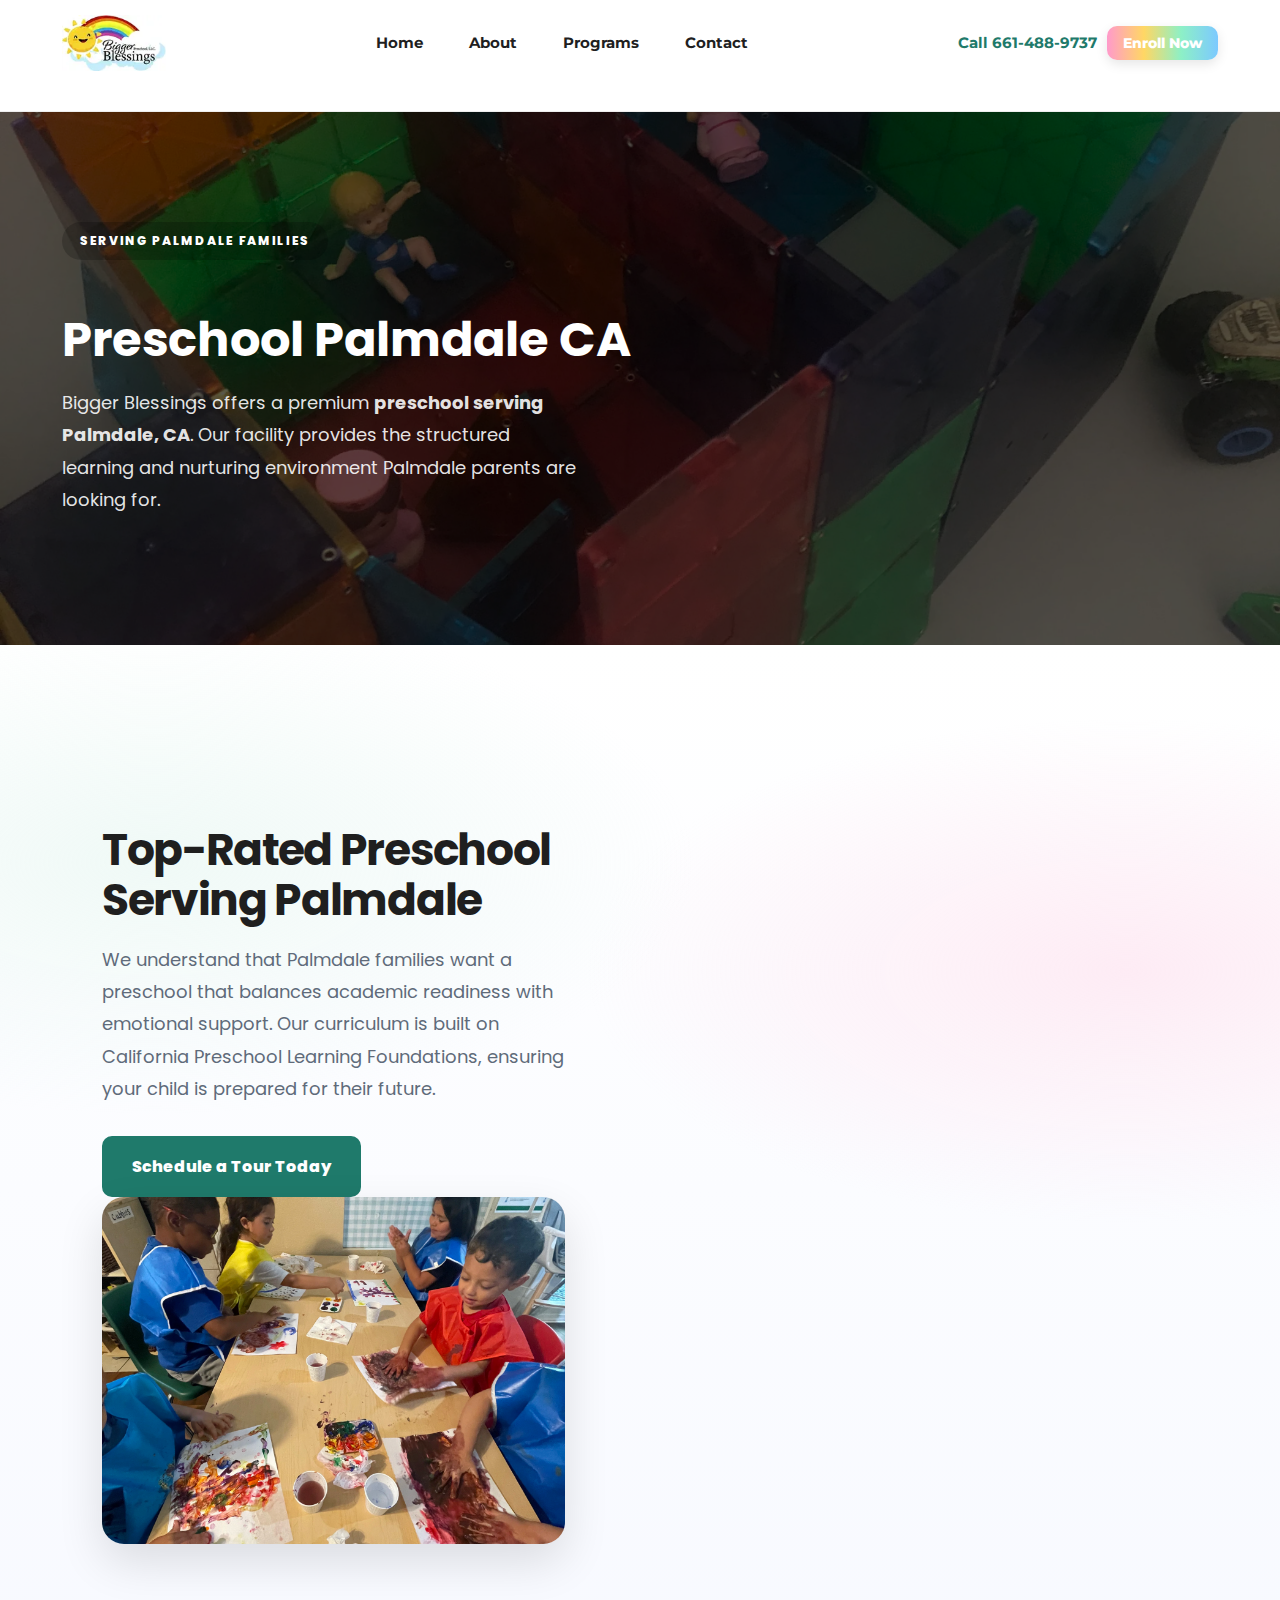
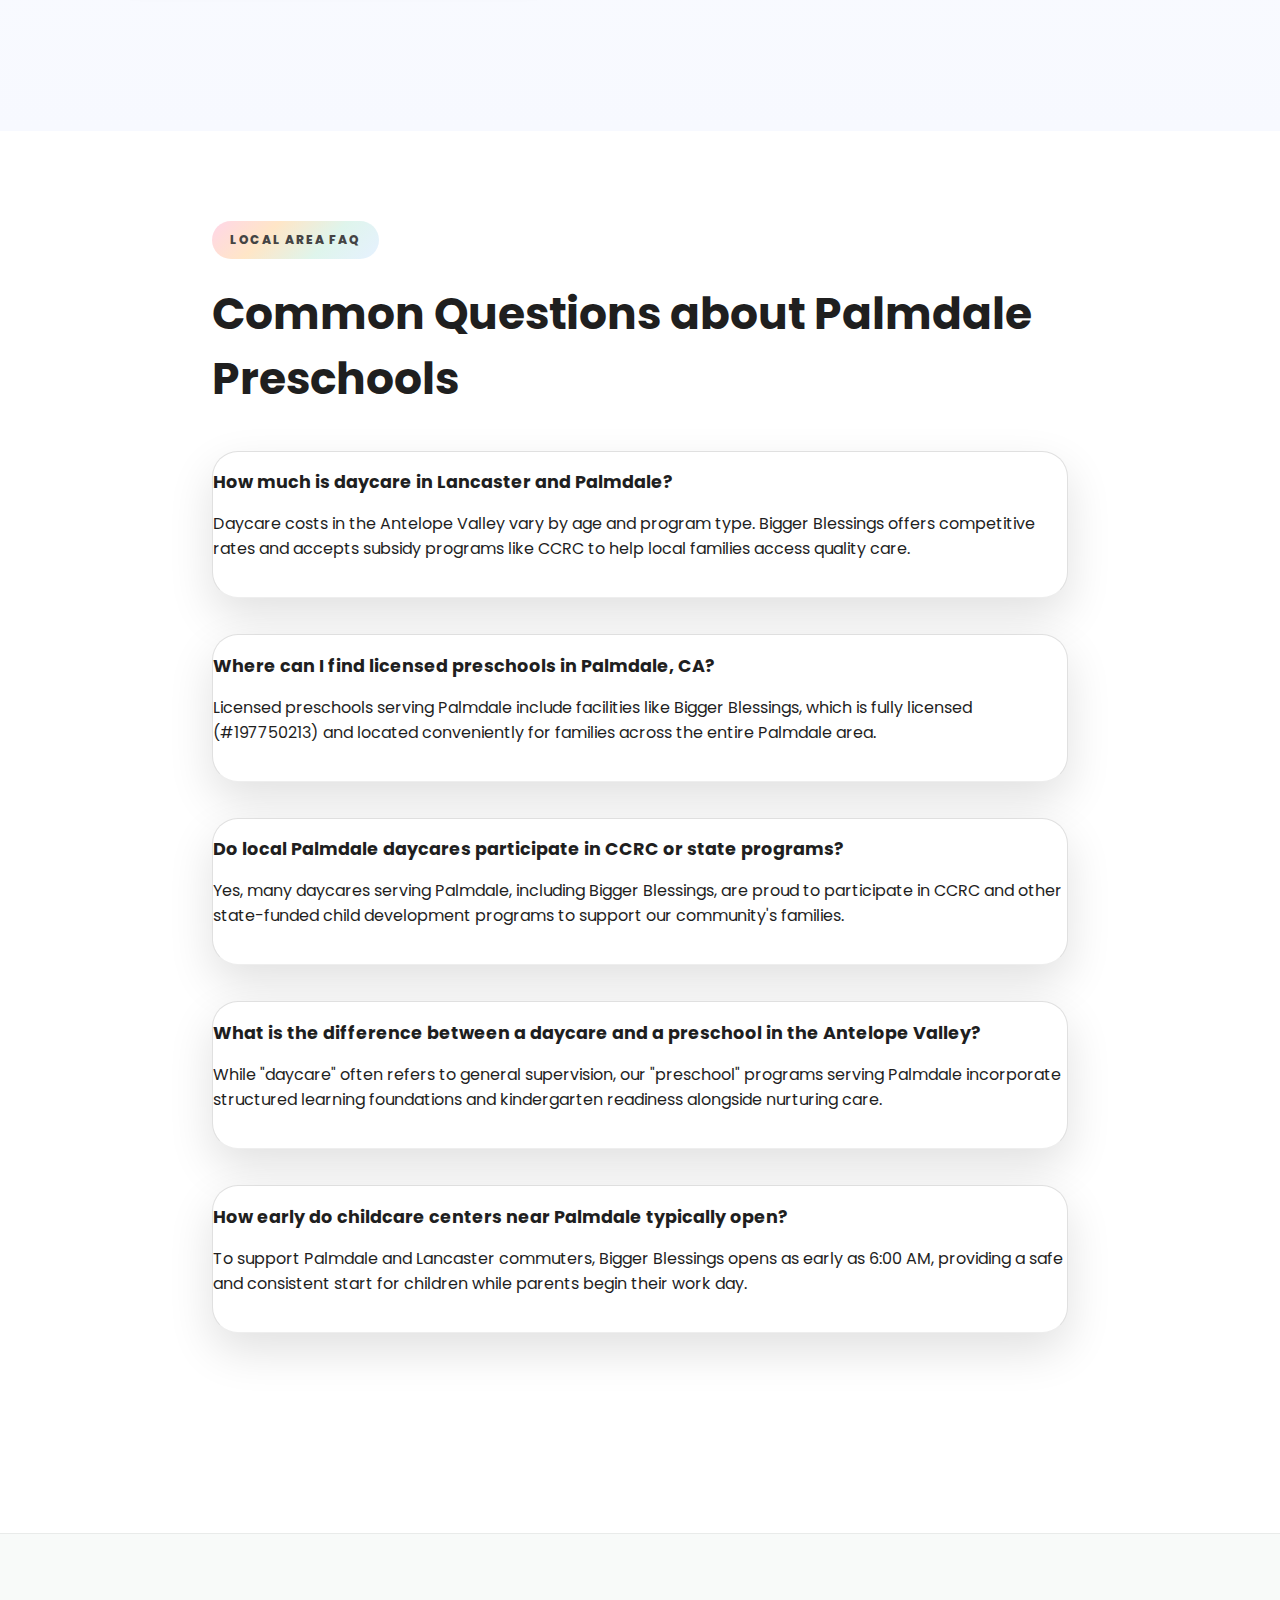
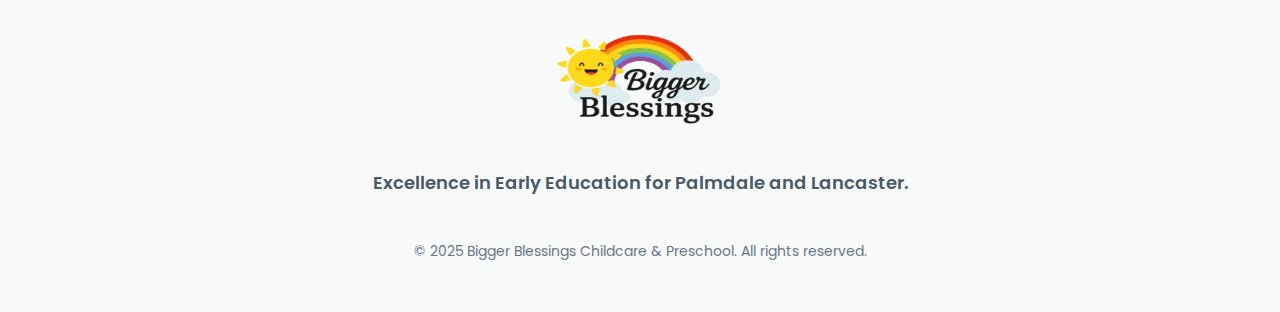
<file: preschool-palmdale-ca/index.html>
<!DOCTYPE html>
<html lang="en">

<head>
    <meta charset="UTF-8">
    <meta name="viewport" content="width=device-width, initial-scale=1.0">
    <title>Preschool Palmdale CA | Quality Early Education Hub | Bigger Blessings</title>
    <meta name="description"
        content="Searching for the best preschool Palmdale CA has to offer? Bigger Blessings provides a safe, nurturing, and structured preschool environment serving Palmdale families.">

    <link rel="icon" type="image/webp" href="/favicon.webp">
    <!-- Google Fonts -->
    <link rel="preconnect" href="https://fonts.googleapis.com">
    <link rel="preconnect" href="https://fonts.gstatic.com" crossorigin>
    <link
        href="https://fonts.googleapis.com/css2?family=Montserrat:wght@400;700;800&family=Poppins:wght@400;500;600;700&display=swap"
        rel="stylesheet">

    <link rel="stylesheet" href="/css/style.css?v=2.5">
    <link rel="canonical" href="https://biggerblessings.com/preschool-palmdale-ca/">

    <!-- FAQ Schema for PAA -->
    <script type="application/ld+json">
    {
      "@context": "https://schema.org",
      "@type": "FAQPage",
      "mainEntity": [
        {
          "@type": "Question",
          "name": "How much is daycare in Lancaster and Palmdale?",
          "acceptedAnswer": {
            "@type": "Answer",
            "text": "Daycare costs in the Antelope Valley vary by age and program type. Bigger Blessings offers competitive rates and accepts subsidy programs like CCRC to help local families access quality care."
          }
        },
        {
          "@type": "Question",
          "name": "Where can I find licensed preschools in Palmdale, CA?",
          "acceptedAnswer": {
            "@type": "Answer",
            "text": "Licensed preschools serving Palmdale include facilities like Bigger Blessings, which is fully licensed (#197750213) and located conveniently for families across the entire Palmdale area."
          }
        },
        {
          "@type": "Question",
          "name": "Do local Palmdale daycares participate in CCRC or state programs?",
          "acceptedAnswer": {
            "@type": "Answer",
            "text": "Yes, many daycares serving Palmdale, including Bigger Blessings, are proud to participate in CCRC and other state-funded child development programs to support our community's families."
          }
        },
        {
          "@type": "Question",
          "name": "What is the difference between a daycare and a preschool in the Antelope Valley?",
          "acceptedAnswer": {
            "@type": "Answer",
            "text": "While 'daycare' often refers to general supervision, our 'preschool' programs serving Palmdale incorporate structured learning foundations and kindergarten readiness alongside nurturing care."
          }
        },
        {
          "@type": "Question",
          "name": "How early do childcare centers near Palmdale typically open?",
          "acceptedAnswer": {
            "@type": "Answer",
            "text": "To support Palmdale and Lancaster commuters, Bigger Blessings opens as early as 6:00 AM, providing a safe and consistent start for children while parents begin their work day."
          }
        }
      ]
    }
    </script>

    <!-- Breadcrumb Schema -->
    <script type="application/ld+json">
    {
      "@context": "https://schema.org",
      "@type": "BreadcrumbList",
      "itemListElement": [{
        "@type": "ListItem",
        "position": 1,
        "name": "Home",
        "item": "https://biggerblessings.com/"
      },{
        "@type": "ListItem",
        "position": 2,
        "name": "Preschool Palmdale CA",
        "item": "https://biggerblessings.com/preschool-palmdale-ca/"
      }]
    }
    </script>
</head>

<body>
    <!-- 🌈 Header -->
    <header class="bbp-header" role="banner">
        <div class="bbp-scroll-accent" aria-hidden="true"></div>
        <div class="bbp-container">
            <div class="bbp-logo">
                <a href="/" aria-label="Bigger Blessings Home">
                    <img src="/images/logo.webp" alt="Bigger Blessings Preschool Logo" width="150" height="81">
                </a>
            </div>
            <nav class="bbp-nav" aria-label="Main navigation">
                <ul>
                    <li><a href="/">Home</a></li>
                    <li><a href="/about/">About</a></li>
                    <li><a href="/programs/">Programs</a></li>
                    <li><a href="/contact/">Contact</a></li>
                </ul>
            </nav>
            <div class="bbp-cta">
                <button class="bbp-phone" type="button" onclick="window.location.href='tel:6614889737';"
                    aria-label="Call Bigger Blessings Childcare">Call 661-488-9737</button>
                <a class="bbp-enroll" href="/enroll/">Enroll Now</a>
            </div>
        </div>
        <div class="bbp-scallops"></div>
    </header>

    <main>
        <!-- =========================================
        EXACT MATCH HUB HERO
        ========================================= -->
        <section class="bb-contact-hero-fw is-dark" aria-label="Preschool Palmdale CA"
            style="background-image: url('/images/classroom-activity-preschool.webp');">
            <div class="bb-contact-hero-overlay"></div>
            <div class="bb-contact-hero-wrap">
                <div class="bb-contact-copy">
                    <div class="bb-enroll-hero-kicker"
                        style="color:#fff; border-color:rgba(255,255,255,0.3); background:rgba(0,0,0,0.2);">SERVING
                        PALMDALE FAMILIES</div>
                    <h1>Preschool Palmdale CA</h1>
                    <p>Bigger Blessings offers a premium <strong>preschool serving Palmdale, CA</strong>. Our facility
                        provides the structured learning and nurturing environment Palmdale parents are looking for.</p>
                </div>
            </div>
        </section>

        <!-- =========================================
        CAMPAIGN CONTENT
        ========================================= -->
        <section class="bb-trust-fw" style="padding: 80px 0;">
            <div class="bb-trust-wrap">
                <div class="bb-trust-intro">
                    <div class="bb-trust-content">
                        <h2>Top-Rated Preschool Serving Palmdale</h2>
                        <p class="bb-trust-desc">We understand that Palmdale families want a preschool that balances
                            academic readiness with emotional support. Our curriculum is built on California Preschool
                            Learning Foundations, ensuring your child is prepared for their future.</p>
                        <div class="bb-trust-btns" style="margin-top:30px;">
                            <a class="bb-btn bb-btn-primary" href="/contact/">Schedule a Tour Today</a>
                        </div>
                    </div>
                    <div class="bb-trust-image">
                        <img src="/images/safety-facility-childcare.webp"
                            alt="Nurturing preschool environment for Palmdale" width="600" height="400" loading="lazy">
                    </div>
                </div>
            </div>
        </section>

        <!-- =========================================
        LOCAL PAA SECTION (PEOPLE ALSO ASK)
        ========================================= -->
        <section class="bb-faq-fw" style="padding-bottom: 80px; background: #fff;">
            <div class="bb-faq-wrap">
                <div class="bb-faq-kicker">LOCAL AREA FAQ</div>
                <h2 id="bb-faq-title">Common Questions about Palmdale Preschools</h2>
                <div class="bb-faq" style="margin-top: 40px;">
                    <div class="bb-faq-item"
                        style="margin-bottom: 20px; border-bottom: 1px solid #eee; padding-bottom: 20px;">
                        <h3 style="font-size: 1.1rem; color: var(--primary); margin-bottom: 10px;">How much is daycare
                            in Lancaster and Palmdale?</h3>
                        <p>Daycare costs in the Antelope Valley vary by age and program type. Bigger Blessings offers
                            competitive rates and accepts subsidy programs like CCRC to help local families access
                            quality care.</p>
                    </div>
                    <div class="bb-faq-item"
                        style="margin-bottom: 20px; border-bottom: 1px solid #eee; padding-bottom: 20px;">
                        <h3 style="font-size: 1.1rem; color: var(--primary); margin-bottom: 10px;">Where can I find
                            licensed preschools in Palmdale, CA?</h3>
                        <p>Licensed preschools serving Palmdale include facilities like Bigger Blessings, which is fully
                            licensed (#197750213) and located conveniently for families across the entire Palmdale area.
                        </p>
                    </div>
                    <div class="bb-faq-item"
                        style="margin-bottom: 20px; border-bottom: 1px solid #eee; padding-bottom: 20px;">
                        <h3 style="font-size: 1.1rem; color: var(--primary); margin-bottom: 10px;">Do local Palmdale
                            daycares participate in CCRC or state programs?</h3>
                        <p>Yes, many daycares serving Palmdale, including Bigger Blessings, are proud to participate in
                            CCRC and other state-funded child development programs to support our community's families.
                        </p>
                    </div>
                    <div class="bb-faq-item"
                        style="margin-bottom: 20px; border-bottom: 1px solid #eee; padding-bottom: 20px;">
                        <h3 style="font-size: 1.1rem; color: var(--primary); margin-bottom: 10px;">What is the
                            difference between a daycare and a preschool in the Antelope Valley?</h3>
                        <p>While "daycare" often refers to general supervision, our "preschool" programs serving
                            Palmdale incorporate structured learning foundations and kindergarten readiness alongside
                            nurturing care.</p>
                    </div>
                    <div class="bb-faq-item"
                        style="margin-bottom: 20px; border-bottom: 1px solid #eee; padding-bottom: 20px;">
                        <h3 style="font-size: 1.1rem; color: var(--primary); margin-bottom: 10px;">How early do
                            childcare centers near Palmdale typically open?</h3>
                        <p>To support Palmdale and Lancaster commuters, Bigger Blessings opens as early as 6:00 AM,
                            providing a safe and consistent start for children while parents begin their work day.</p>
                    </div>
                </div>
            </div>
        </section>
    </main>

    <footer class="bb-footer" role="contentinfo">
        <div class="bb-footer-inner">
            <img src="/images/footer-logo.webp" alt="Bigger Blessings Childcare & Preschool Logo" class="bb-footer-logo"
                width="180" height="120" loading="lazy">
            <div class="bb-footer-tagline">Excellence in Early Education for Palmdale and Lancaster.</div>
            <div class="bb-footer-copy">© 2025 Bigger Blessings Childcare & Preschool. All rights reserved.</div>
        </div>
    </footer>

    <script src="/js/main.js"></script>
</body>

</html>
</file>
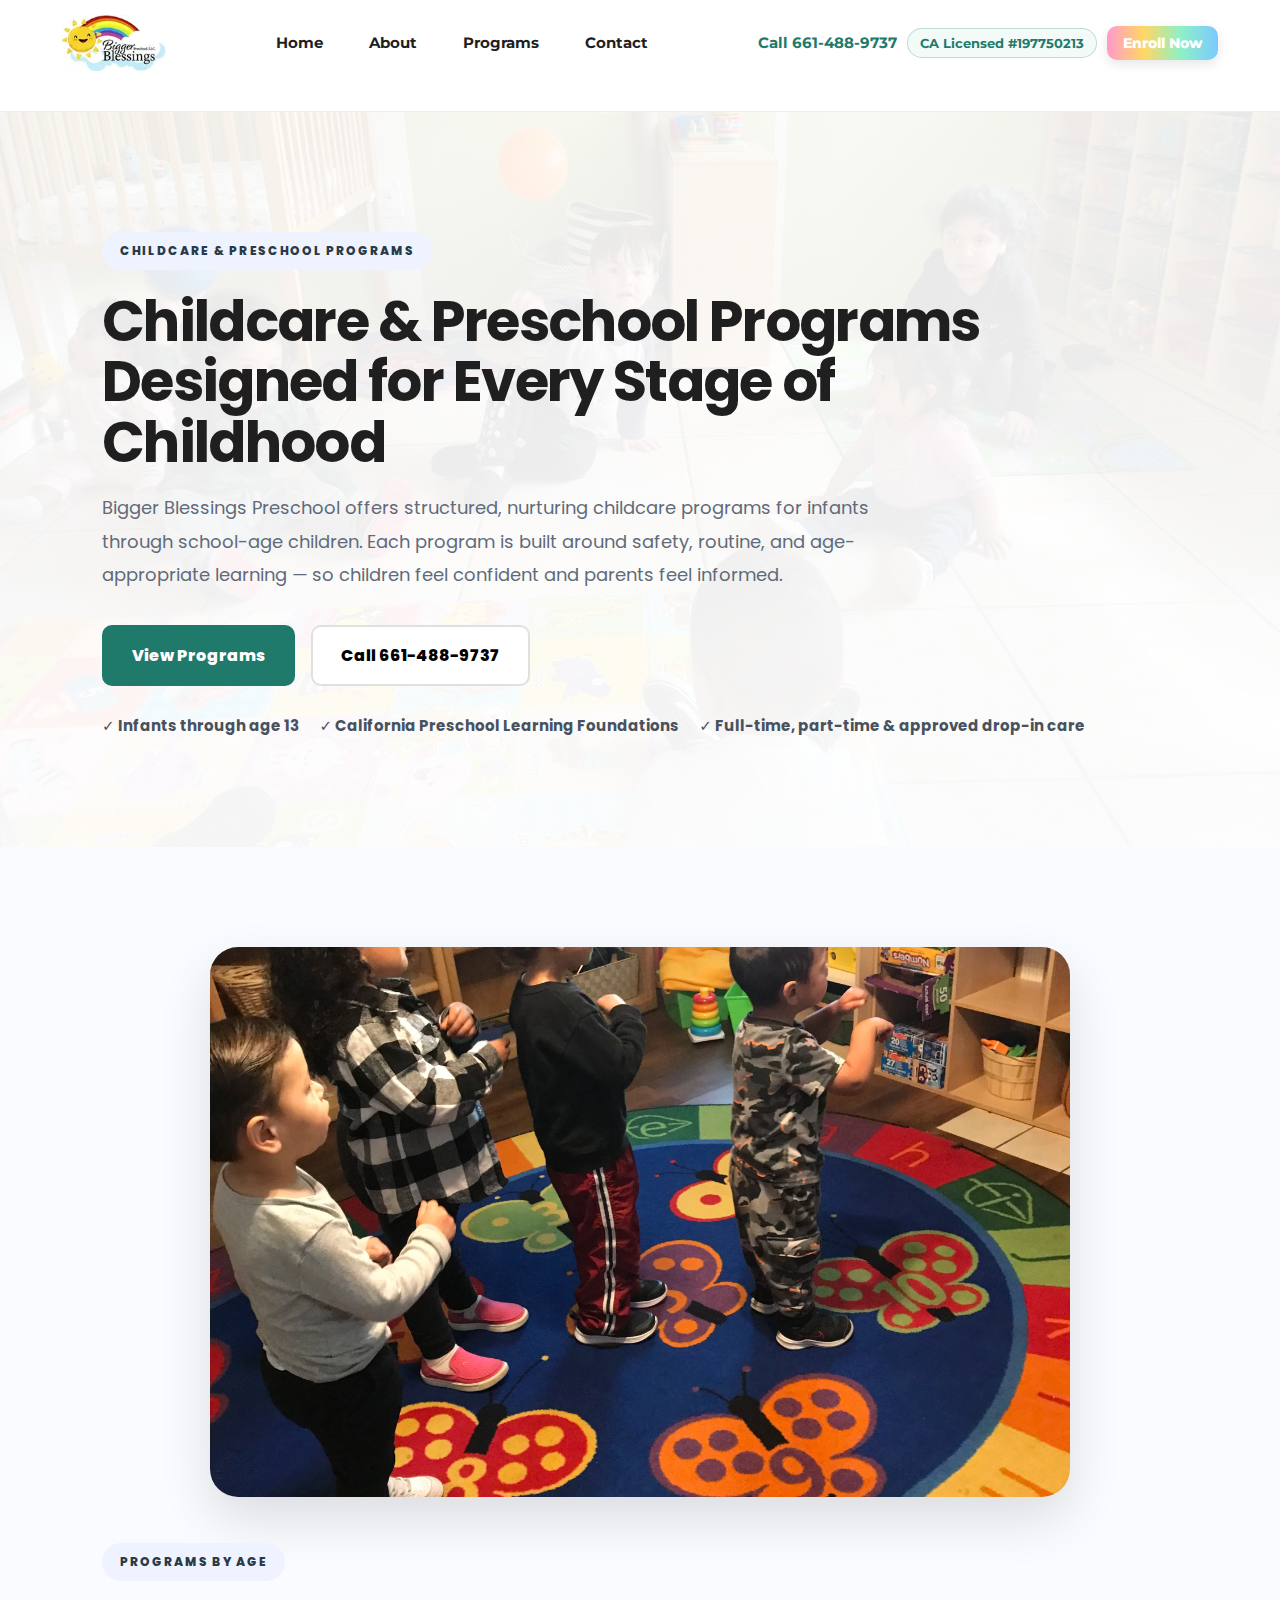
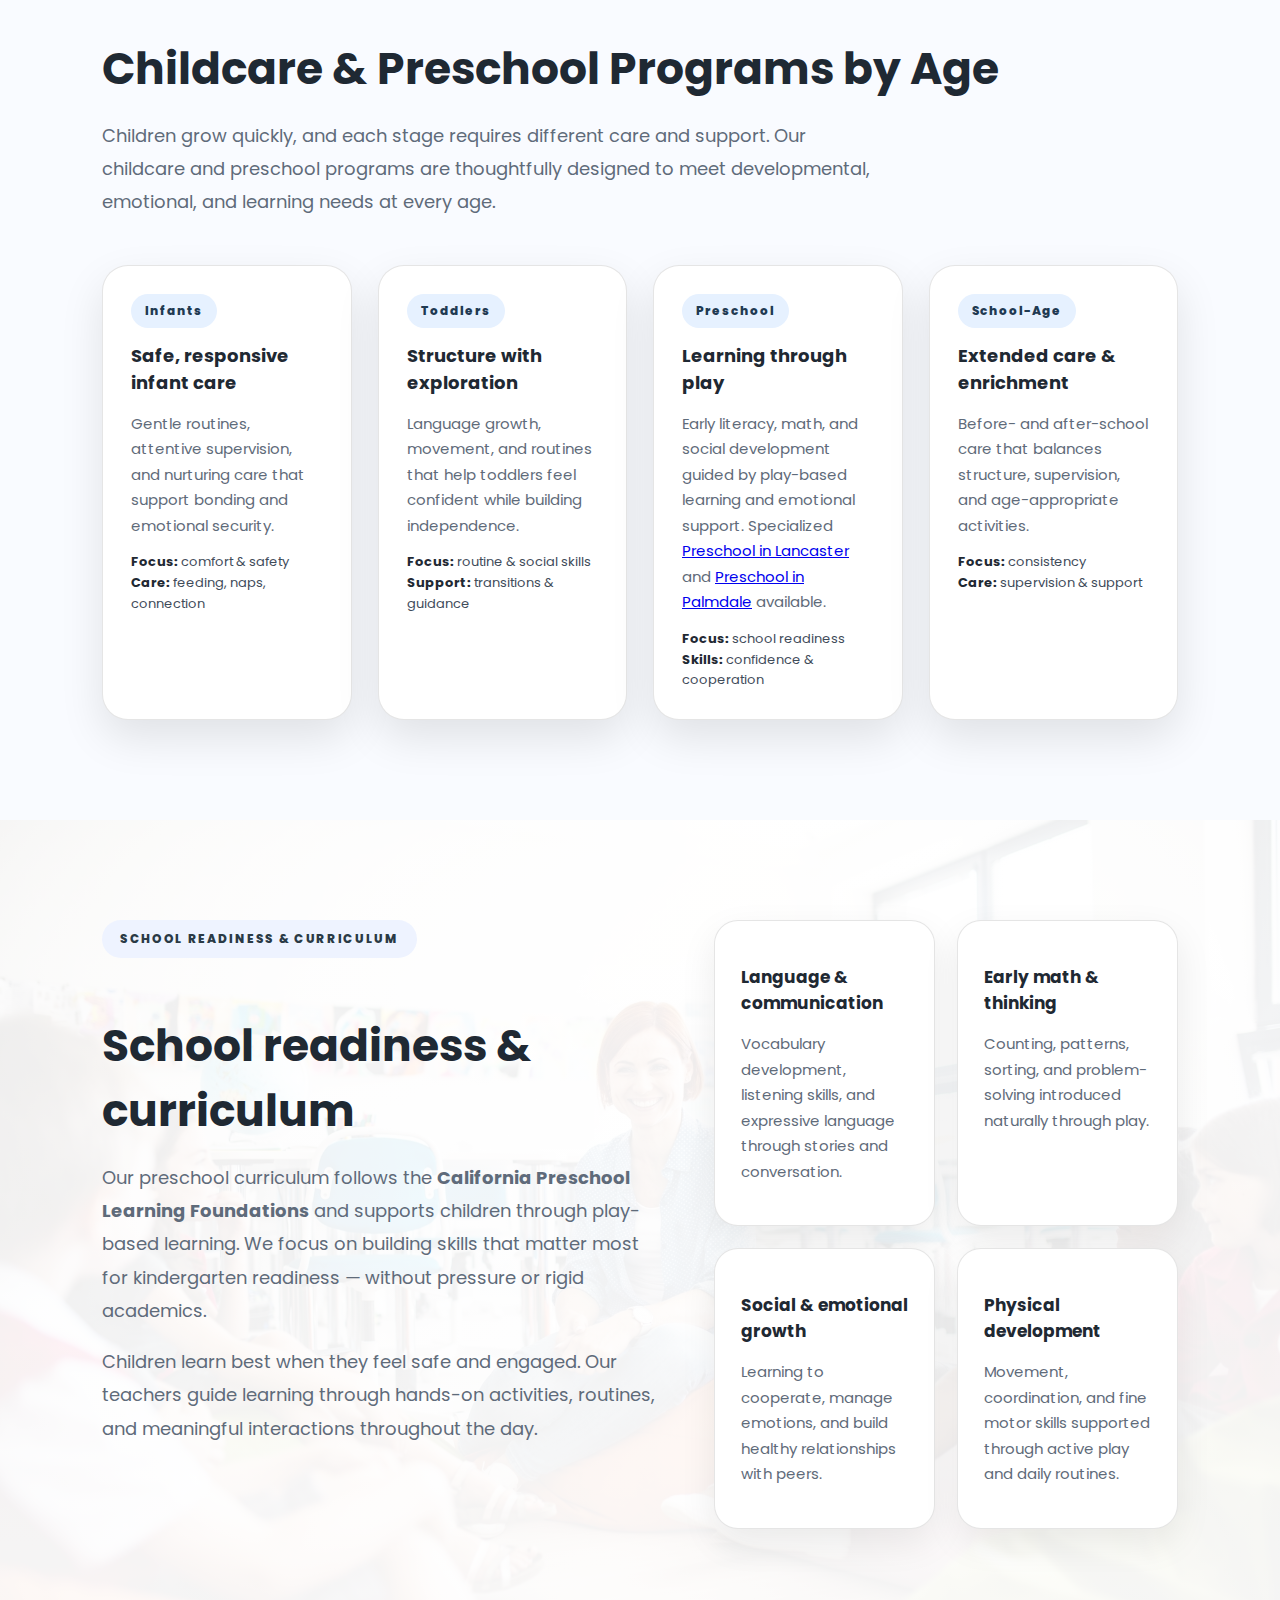
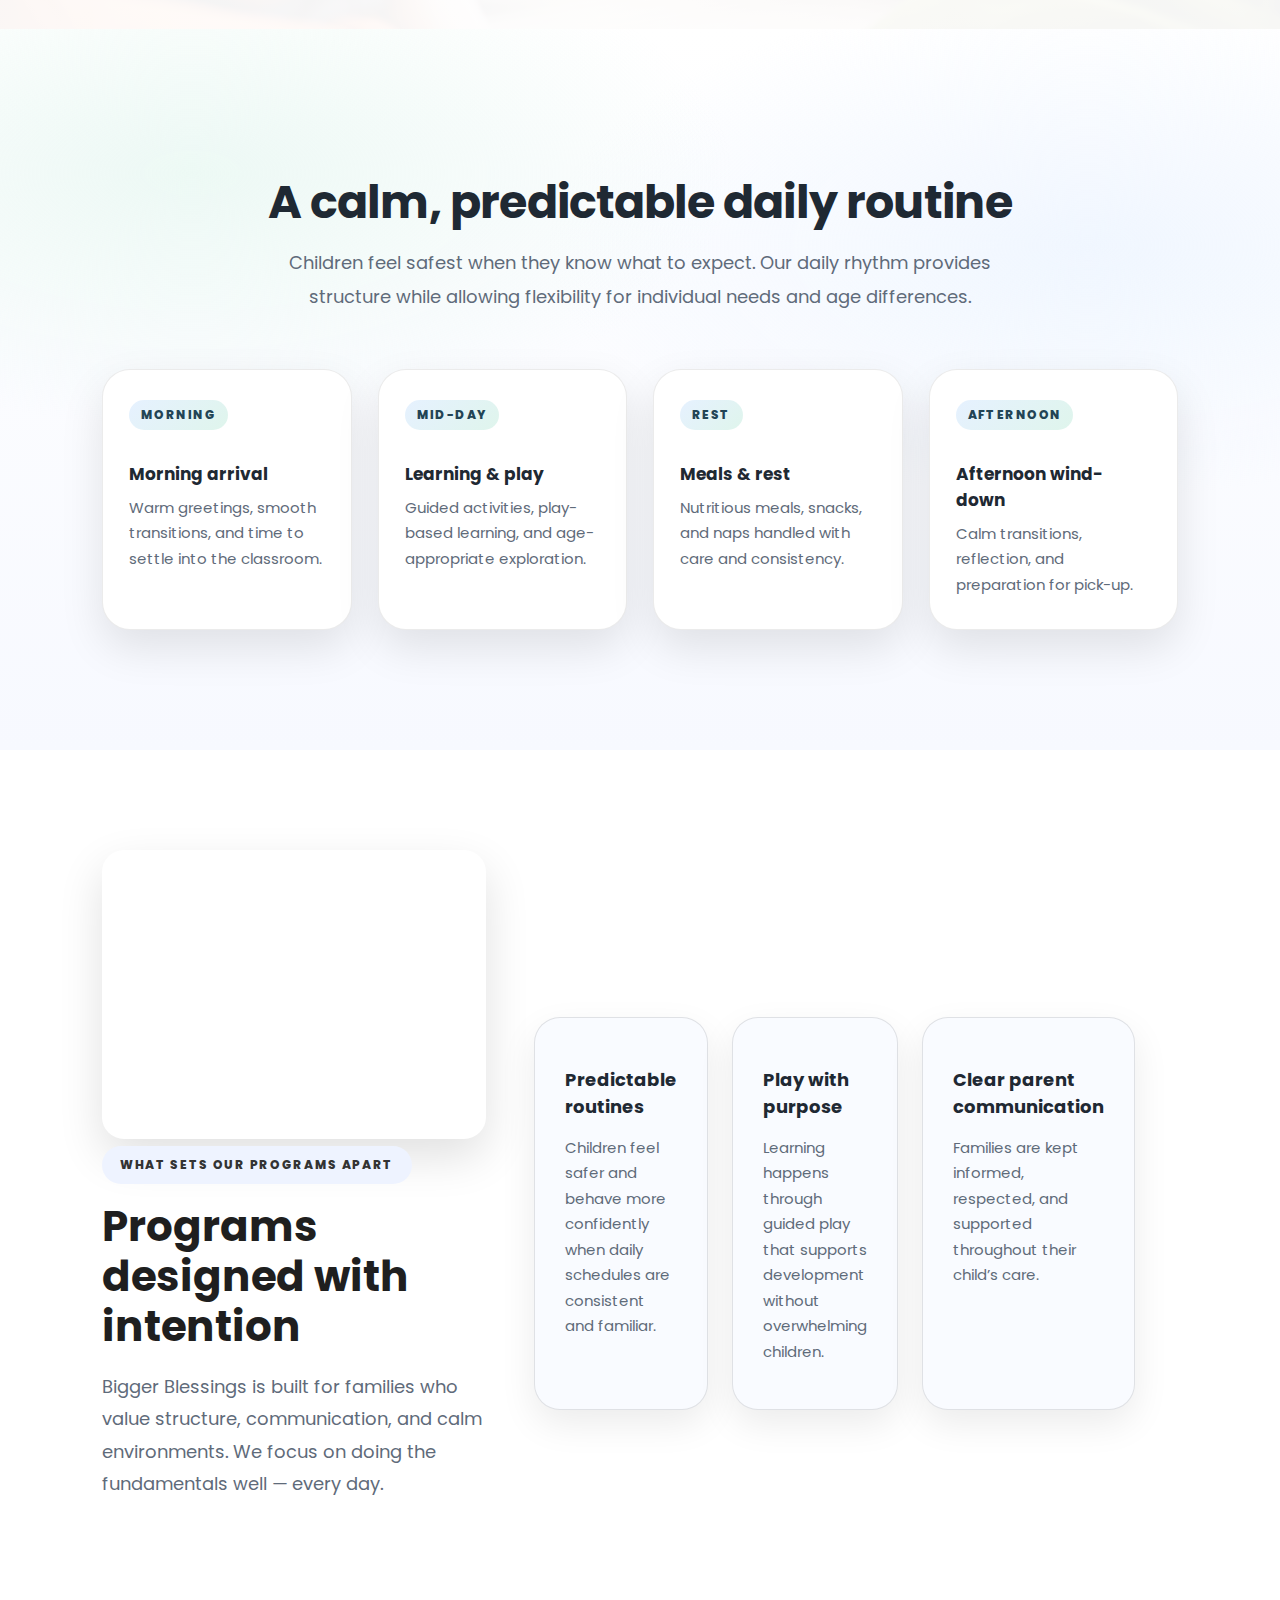
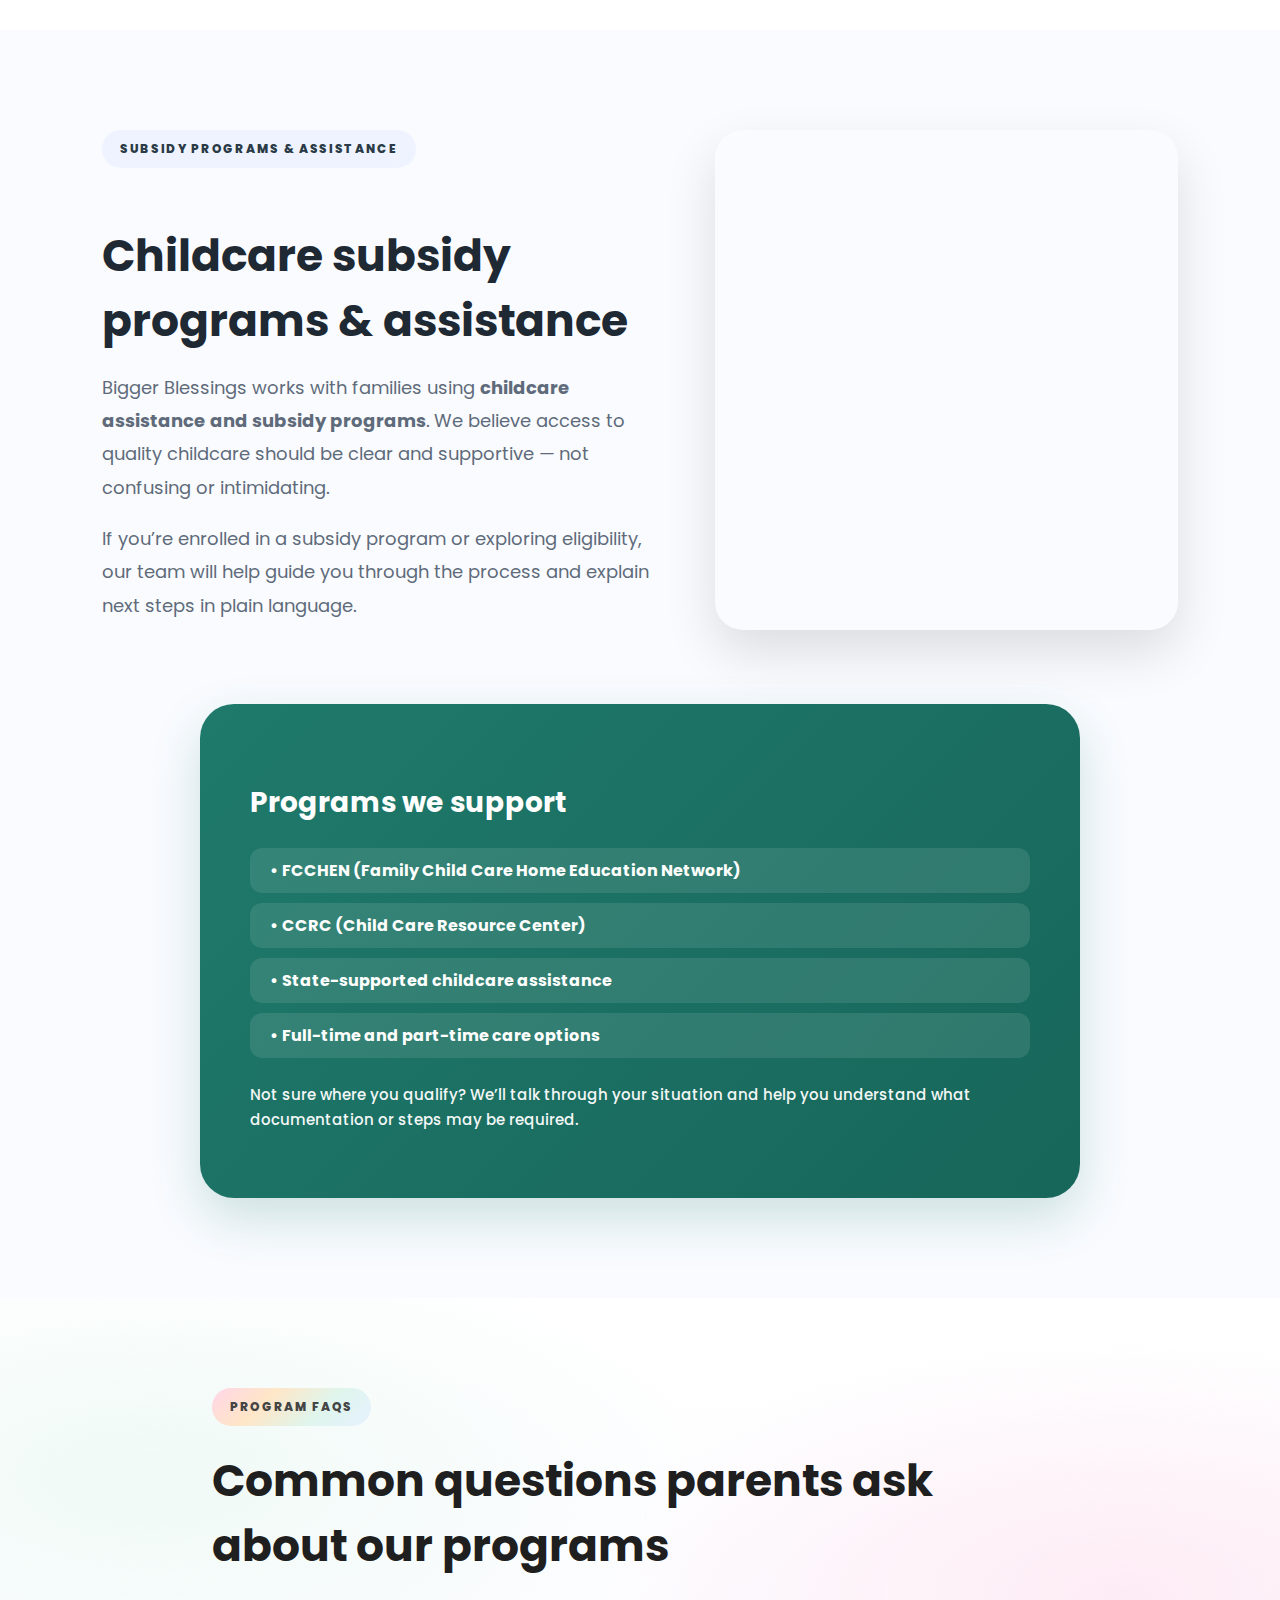
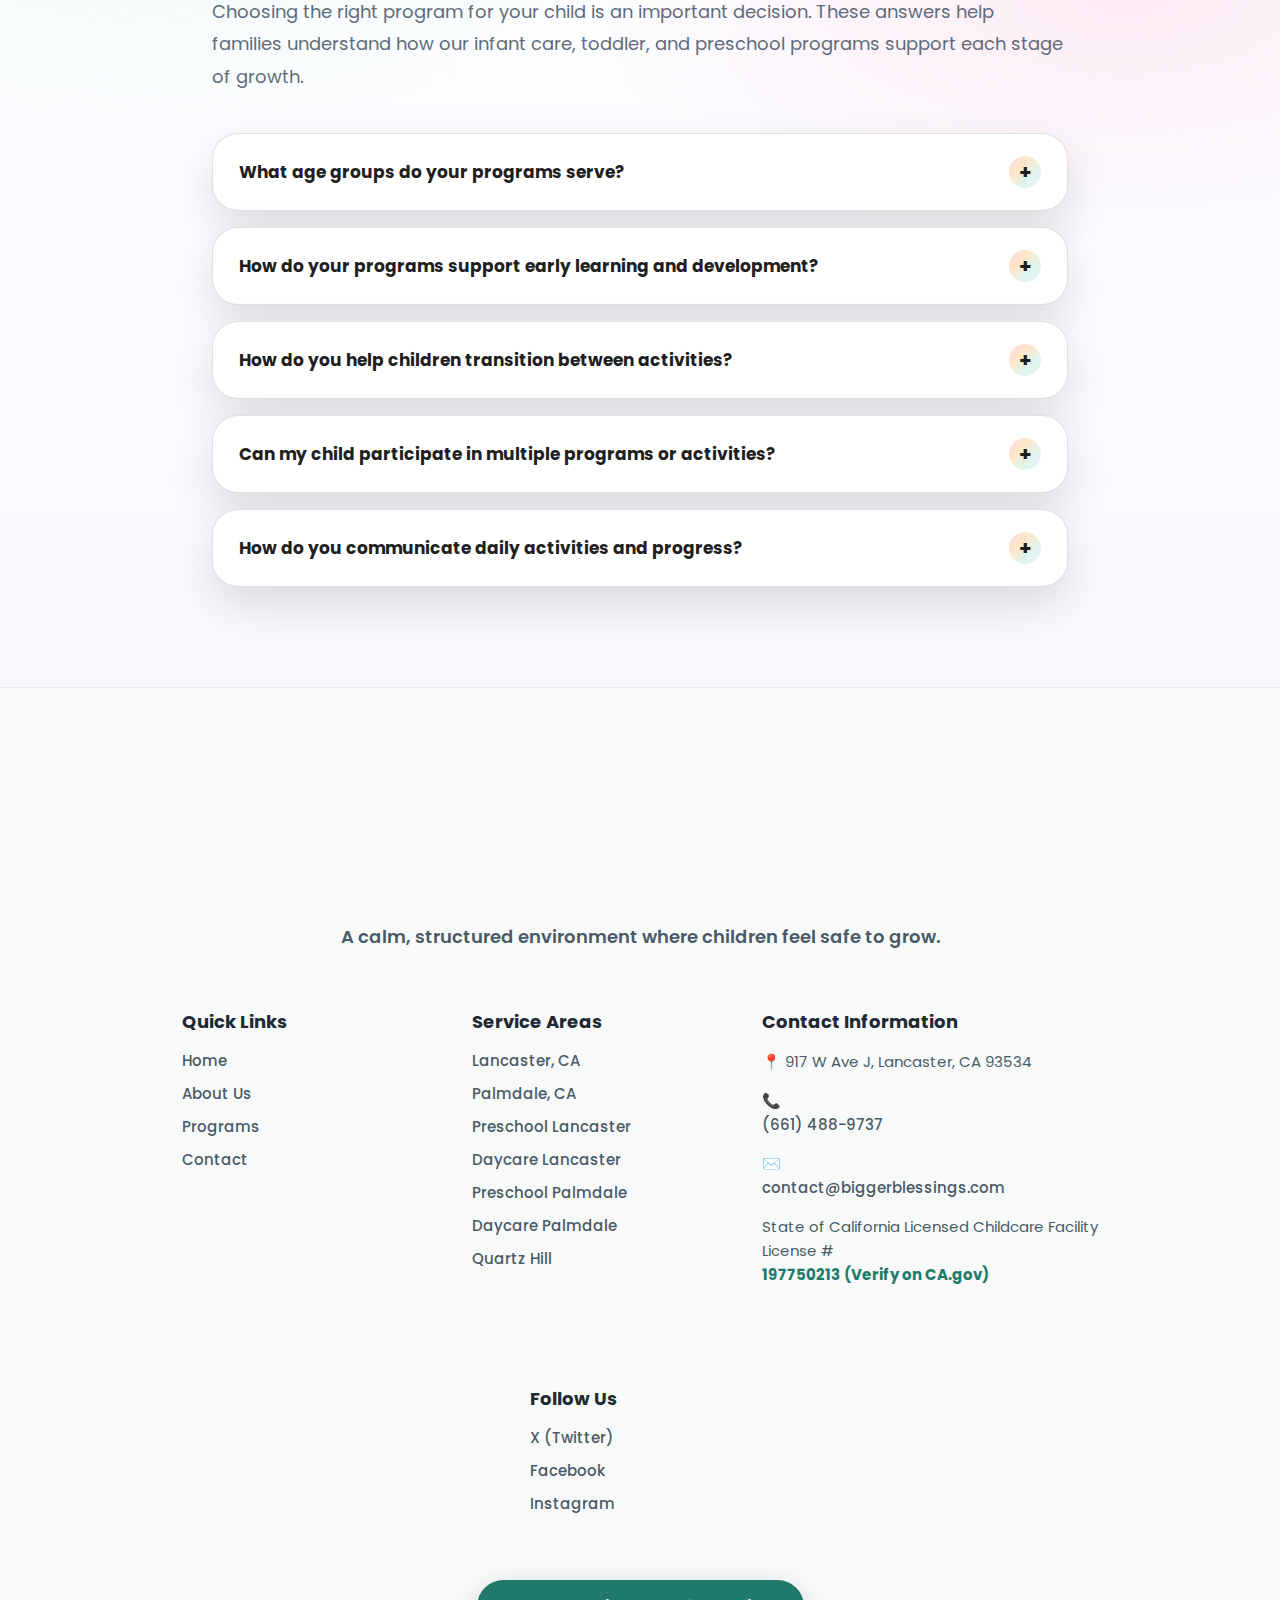
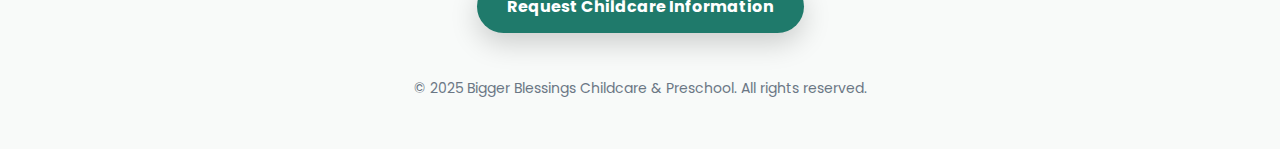
<file: programs/index.html>
<!DOCTYPE html>
<html lang="en">

<head>
    <meta charset="UTF-8">
    <meta name="viewport" content="width=device-width, initial-scale=1.0">
    <title>Programs | Bigger Blessings Childcare & Preschool</title>
    <meta name="description"
        content="Explore our childcare and preschool programs for infants, toddlers, preschool, and school-age children in Lancaster and Palmdale.">

    <link rel="icon" type="image/webp" href="/favicon.webp">
    <!-- Google Fonts -->
    <link rel="preconnect" href="https://fonts.googleapis.com">
    <link rel="preconnect" href="https://fonts.gstatic.com" crossorigin>
    <link
        href="https://fonts.googleapis.com/css2?family=Montserrat:wght@400;700;800&family=Poppins:wght@400;500;600;700&display=swap"
        rel="stylesheet">

    <link rel="stylesheet" href="/css/style.css?v=2.5">

    <!-- Schema.org JSON-LD -->
    <script type="application/ld+json">
    {
      "@context": "https://schema.org",
      "@type": "BreadcrumbList",
      "itemListElement": [{
        "@type": "ListItem",
        "position": 1,
        "name": "Home",
        "item": "https://biggerblessings.com/"
      },{
        "@type": "ListItem",
        "position": 2,
        "name": "Programs",
        "item": "https://biggerblessings.com/programs/"
      }]
    }
    </script>

    <script type="application/ld+json">
    {
      "@context": "https://schema.org",
      "@type": "FAQPage",
      "mainEntity": [{
        "@type": "Question",
        "name": "Does Bigger Blessings accept childcare subsidies?",
        "acceptedAnswer": {
          "@type": "Answer",
          "text": "Yes, we proudly accept CCRC, FCCHEN, and other local/state subsidy programs."
        }
      }, {
        "@type": "Question",
        "name": "Are meals provided?",
        "acceptedAnswer": {
          "@type": "Answer",
          "text": "Yes, we provide nutritious meals and snacks as part of our daily programs."
        }
      }]
    }
    </script>
</head>

<body>

    <!-- 🌈 Bigger Blessings Header — Verified & Trusted -->
    <header class="bbp-header" role="banner">
        <div class="bbp-scroll-accent" aria-hidden="true"></div>
        <div class="bbp-container">
            <div class="bbp-logo">
                <a href="/" aria-label="Bigger Blessings Home">
                    <img src="/images/logo.webp" alt="Bigger Blessings Preschool Logo" width="104" height="56">
                </a>
            </div>
            <nav class="bbp-nav" aria-label="Main navigation">
                <ul>
                    <li><a href="/">Home</a></li>
                    <li><a href="/about/">About</a></li>
                    <li><a href="/programs/">Programs</a></li>
                    <li><a href="/contact/">Contact</a></li>
                </ul>
            </nav>
            <div class="bbp-cta">
                <button class="bbp-phone" type="button" onclick="window.location.href='tel:6614889737';"
                    aria-label="Call Bigger Blessings Childcare">Call 661-488-9737</button>
                <a class="bbp-license" href="https://www.ccld.dss.ca.gov/carefacilitysearch/FacDetail/197750213"
                    target="_blank" rel="noopener noreferrer"
                    aria-label="Verify Bigger Blessings Childcare & Preschool license">CA Licensed #197750213</a>
                <a class="bbp-enroll" href="/enroll/">Enroll Now</a>
            </div>
            <button class="bbp-hamburger" aria-label="Toggle menu" aria-expanded="false">
                <span></span><span></span><span></span>
            </button>
        </div>
        <div class="bbp-scallops"></div>
        <div class="bbp-mobile-menu" aria-label="Mobile navigation">
            <a href="/">Home</a>
            <a href="/about/">About</a>
            <a href="/programs/">Programs</a>
            <a href="/contact/">Contact</a>
            <a href="https://www.ccld.dss.ca.gov/carefacilitysearch/FacDetail/197750213" target="_blank"
                rel="noopener noreferrer" class="bbp-mobile-license">✔ CA Licensed Facility #197750213</a>
            <a class="bbp-mobile-enroll" href="/enroll/">Enroll Now</a>
            <button class="bbp-mobile-phone" type="button" onclick="window.location.href='tel:6614889737';"
                aria-label="Call Bigger Blessings Childcare">Call 661-488-9737</button>
        </div>
    </header>

    <main>
        <!-- =========================================
        PROGRAMS HERO — BIGGER BLESSINGS
        ========================================= -->
        <section class="bb-programs-hero-fw" aria-label="Childcare and Preschool Programs">
            <img class="bb-programs-hero-img" src="../images/programs-hero-classroom.webp" sizes="100vw" width="1600"
                height="1200"
                alt="Bigger Blessings Childcare & Preschool Lancaster - Well-organized and professional preschool environment"
                fetchpriority="high" decoding="async">
            <div class="bb-programs-hero-wrap">
                <div class="bb-programs-hero-kicker">CHILDCARE & PRESCHOOL PROGRAMS</div>
                <h1>Childcare & Preschool Programs<br>Designed for Every Stage of Childhood</h1>
                <p class="bb-programs-hero-desc">Bigger Blessings Preschool offers structured, nurturing childcare
                    programs for infants through school-age children. Each program is built around safety, routine, and
                    age-appropriate learning — so children feel confident and parents feel informed.</p>
                <div class="bb-programs-hero-btns">
                    <a href="#bb-programs-list" class="bb-btn bb-btn-primary">View Programs</a>
                    <a href="tel:6614889737" class="bb-btn bb-btn-secondary">Call 661-488-9737</a>
                </div>
                <div class="bb-programs-hero-trust">
                    <span>✓ Infants through age 13</span>
                    <span>✓ California Preschool Learning Foundations</span>
                    <span>✓ Full-time, part-time & approved drop-in care</span>
                </div>
            </div>
        </section>

        <!-- =========================================
        PROGRAMS BY AGE — BIGGER BLESSINGS
        ========================================= -->
        <section class="bb-program-age-fw" id="bb-programs-list">
            <div class="bb-program-age-wrap">
                <div class="bb-program-age-image">
                    <img src="../images/preschool-classroom-environment.webp"
                        alt="Preschool children learning and playing at Bigger Blessings Lancaster" width="600"
                        height="400" loading="lazy">
                </div>
                <div class="bb-program-age-kicker">PROGRAMS BY AGE</div>
                <h2>Childcare & Preschool Programs by Age</h2>
                <p class="bb-program-age-desc">Children grow quickly, and each stage requires different care and
                    support. Our childcare and preschool programs are thoughtfully designed to meet developmental,
                    emotional, and learning needs at every age.</p>
                <div class="bb-program-age-grid">
                    <div class="bb-age-card" id="infants">
                        <span class="bb-age-pill">Infants</span>
                        <h3>Safe, responsive infant care</h3>
                        <p>Gentle routines, attentive supervision, and nurturing care that support bonding and emotional
                            security.</p>
                        <div class="bb-age-meta"><strong>Focus:</strong> comfort & safety<br><strong>Care:</strong>
                            feeding, naps, connection</div>
                    </div>
                    <div class="bb-age-card" id="toddlers">
                        <span class="bb-age-pill">Toddlers</span>
                        <h3>Structure with exploration</h3>
                        <p>Language growth, movement, and routines that help toddlers feel confident while building
                            independence.</p>
                        <div class="bb-age-meta"><strong>Focus:</strong> routine & social
                            skills<br><strong>Support:</strong> transitions & guidance</div>
                    </div>
                    <div class="bb-age-card" id="preschool">
                        <span class="bb-age-pill">Preschool</span>
                        <h3>Learning through play</h3>
                        <p>Early literacy, math, and social development guided by play-based learning and emotional
                            support. Specialized <a href="/preschool-lancaster-ca/">Preschool in Lancaster</a> and <a
                                href="/preschool-palmdale-ca/">Preschool in Palmdale</a> available.</p>
                        <div class="bb-age-meta"><strong>Focus:</strong> school readiness<br><strong>Skills:</strong>
                            confidence & cooperation</div>
                    </div>
                    <div class="bb-age-card" id="school-age">
                        <span class="bb-age-pill">School-Age</span>
                        <h3>Extended care & enrichment</h3>
                        <p>Before- and after-school care that balances structure, supervision, and age-appropriate
                            activities.</p>
                        <div class="bb-age-meta"><strong>Focus:</strong> consistency<br><strong>Care:</strong>
                            supervision & support</div>
                    </div>
                </div>
            </div>
        </section>

        <!-- =========================================
        SCHOOL READINESS & CURRICULUM
        ========================================= -->
        <section class="bb-curriculum-fw">
            <div class="bb-curriculum-wrap">
                <div>
                    <div class="bb-curriculum-kicker">SCHOOL READINESS & CURRICULUM</div>
                    <h2>School readiness & curriculum</h2>
                    <p class="bb-curriculum-desc">Our preschool curriculum follows the <strong>California Preschool
                            Learning Foundations</strong> and supports children through play-based learning. We focus on
                        building skills that matter most for kindergarten readiness — without pressure or rigid
                        academics.</p>
                    <p class="bb-curriculum-desc">Children learn best when they feel safe and engaged. Our teachers
                        guide learning through hands-on activities, routines, and meaningful interactions throughout the
                        day.</p>
                </div>
                <div class="bb-curriculum-grid">
                    <div class="bb-curriculum-card">
                        <h3>Language & communication</h3>
                        <p>Vocabulary development, listening skills, and expressive language through stories and
                            conversation.</p>
                    </div>
                    <div class="bb-curriculum-card">
                        <h3>Early math & thinking</h3>
                        <p>Counting, patterns, sorting, and problem-solving introduced naturally through play.</p>
                    </div>
                    <div class="bb-curriculum-card">
                        <h3>Social & emotional growth</h3>
                        <p>Learning to cooperate, manage emotions, and build healthy relationships with peers.</p>
                    </div>
                    <div class="bb-curriculum-card">
                        <h3>Physical development</h3>
                        <p>Movement, coordination, and fine motor skills supported through active play and daily
                            routines.</p>
                    </div>
                </div>
            </div>
        </section>

        <!-- =========================================
        A DAY AT BIGGER BLESSINGS
        ========================================= -->
        <section class="bb-day-fw" aria-labelledby="bb-day-title">
            <div class="bb-day-wrap">
                <h2 id="bb-day-title">A calm, predictable daily routine</h2>
                <p class="bb-day-desc">Children feel safest when they know what to expect. Our daily rhythm provides
                    structure while allowing flexibility for individual needs and age differences.</p>
                <div class="bb-day-grid">
                    <div class="bb-day-card">
                        <span class="bb-day-step">Morning</span>
                        <h3>Morning arrival</h3>
                        <p>Warm greetings, smooth transitions, and time to settle into the classroom.</p>
                    </div>
                    <div class="bb-day-card">
                        <span class="bb-day-step">Mid-Day</span>
                        <h3>Learning & play</h3>
                        <p>Guided activities, play-based learning, and age-appropriate exploration.</p>
                    </div>
                    <div class="bb-day-card">
                        <span class="bb-day-step">Rest</span>
                        <h3>Meals & rest</h3>
                        <p>Nutritious meals, snacks, and naps handled with care and consistency.</p>
                    </div>
                    <div class="bb-day-card">
                        <span class="bb-day-step">Afternoon</span>
                        <h3>Afternoon wind-down</h3>
                        <p>Calm transitions, reflection, and preparation for pick-up.</p>
                    </div>
                </div>
            </div>
        </section>

        <!-- =========================================
        WHAT SETS OUR PROGRAMS APART
        ========================================= -->
        <section class="bb-programs-diff-fw">
            <div class="bb-programs-diff-wrap">
                <!-- Intro Row -->
                <div class="bb-programs-diff-intro">
                    <div class="bb-programs-diff-image">
                        <img src="../images/infant-care-program.webp"
                            alt="Nurturing care for infants and toddlers at Bigger Blessings Childcare Lancaster"
                            width="600" height="400" loading="lazy">
                    </div>
                    <div class="bb-programs-diff-content">
                        <div class="bb-programs-diff-kicker">WHAT SETS OUR PROGRAMS APART</div>
                        <h2>Programs designed with intention</h2>
                        <p class="bb-programs-diff-desc">Bigger Blessings is built for families who value structure,
                            communication, and calm environments. We focus on doing the fundamentals well — every day.
                        </p>
                    </div>
                </div>

                <!-- Features Grid (Full Width) -->
                <div class="bb-programs-diff-grid">
                    <div class="bb-programs-diff-card">
                        <h3>Predictable routines</h3>
                        <p>Children feel safer and behave more confidently when daily schedules are consistent and
                            familiar.</p>
                    </div>
                    <div class="bb-programs-diff-card">
                        <h3>Play with purpose</h3>
                        <p>Learning happens through guided play that supports development without overwhelming
                            children.
                        </p>
                    </div>
                    <div class="bb-programs-diff-card">
                        <h3>Clear parent communication</h3>
                        <p>Families are kept informed, respected, and supported throughout their child’s care.</p>
                    </div>
                </div>
            </div>
        </section>

        <!-- =========================================
        SUBSIDY PROGRAMS & ASSISTANCE
        ========================================= -->
        <section class="bb-subsidy-fw">
            <div class="bb-subsidy-wrap">
                <div class="bb-subsidy-top">
                    <div>
                        <div class="bb-subsidy-kicker">SUBSIDY PROGRAMS & ASSISTANCE</div>
                        <h2>Childcare subsidy programs & assistance</h2>
                        <p class="bb-subsidy-desc">Bigger Blessings works with families using <strong>childcare
                                assistance and subsidy programs</strong>. We believe access to quality childcare should
                            be clear and supportive — not confusing or intimidating.</p>
                        <p class="bb-subsidy-desc">If you’re enrolled in a subsidy program or exploring eligibility, our
                            team will help guide you through the process and explain next steps in plain language.</p>
                    </div>
                    <div class="bb-subsidy-image">
                        <img src="../images/outdoor-playground-childcare.webp"
                            alt="Facility playground at Bigger Blessings Lancaster supporting families with childcare assistance"
                            loading="lazy">
                    </div>
                </div>
                <div class="bb-subsidy-card">
                    <h3>Programs we support</h3>
                    <ul class="bb-subsidy-list">
                        <li>• FCCHEN (Family Child Care Home Education Network)</li>
                        <li>• CCRC (Child Care Resource Center)</li>
                        <li>• State-supported childcare assistance</li>
                        <li>• Full-time and part-time care options</li>
                    </ul>
                    <p class="bb-subsidy-note">Not sure where you qualify? We’ll talk
                        through your situation and help you understand what documentation or steps may be required.</p>
                </div>
            </div>
        </section>

        <!-- =========================================
        PROGRAMS FAQ
        ========================================= -->
        <section class="bb-faq-fw" aria-labelledby="bb-programs-faq-title">
            <div class="bb-faq-wrap">
                <div class="bb-faq-kicker">Program FAQs</div>
                <h2 id="bb-programs-faq-title">Common questions parents ask about our programs</h2>
                <p class="bb-faq-desc">Choosing the right program for your child is an important decision. These answers
                    help families understand how our infant care, toddler, and preschool programs support each stage of
                    growth.</p>
                <div class="bb-faq">
                    <div class="bb-faq-item">
                        <button class="bb-faq-question">
                            <span>What age groups do your programs serve?</span>
                            <div class="bb-faq-toggle">+</div>
                        </button>
                        <div class="bb-faq-answer">
                            <p>We offer nurturing, developmentally appropriate programs for infants, toddlers, and
                                preschool-aged children, each designed to support growth at every stage.</p>
                        </div>
                    </div>
                    <div class="bb-faq-item">
                        <button class="bb-faq-question">
                            <span>How do your programs support early learning and development?</span>
                            <div class="bb-faq-toggle">+</div>
                        </button>
                        <div class="bb-faq-answer">
                            <p>Our programs use play-based learning, structured routines, and guided activities that
                                encourage curiosity, confidence, and foundational readiness.</p>
                        </div>
                    </div>
                    <div class="bb-faq-item">
                        <button class="bb-faq-question">
                            <span>How do you help children transition between activities?</span>
                            <div class="bb-faq-toggle">+</div>
                        </button>
                        <div class="bb-faq-answer">
                            <p>Transitions are calm and predictable. Teachers use gentle cues, consistent routines, and
                                encouragement so children feel secure throughout the day.</p>
                        </div>
                    </div>
                    <div class="bb-faq-item">
                        <button class="bb-faq-question">
                            <span>Can my child participate in multiple programs or activities?</span>
                            <div class="bb-faq-toggle">+</div>
                        </button>
                        <div class="bb-faq-answer">
                            <p>Yes. Children may take part in age-appropriate enrichments alongside their primary
                                classroom, depending on availability and family goals.</p>
                        </div>
                    </div>
                    <div class="bb-faq-item">
                        <button class="bb-faq-question">
                            <span>How do you communicate daily activities and progress?</span>
                            <div class="bb-faq-toggle">+</div>
                        </button>
                        <div class="bb-faq-answer">
                            <p>Families receive clear communication through regular updates, teacher conversations, and
                                open channels so you always feel informed and connected.</p>
                        </div>
                    </div>
                </div>
            </div>
        </section>
    </main>

    <!-- 🌿 BIGGER BLESSINGS FOOTER — TRUSTED, VERIFIED, LOCAL SEO -->
    <footer class="bb-footer" role="contentinfo">
        <div class="bb-footer-inner">
            <img src="/images/footer-logo.webp" alt="Bigger Blessings Childcare & Preschool Logo" class="bb-footer-logo"
                width="180" height="120" loading="lazy">
            <div class="bb-footer-tagline">A calm, structured environment where children feel safe to grow.</div>
            <div class="bb-footer-cols">
                <div class="bb-footer-col">
                    <h3>Quick Links</h3>
                    <a href="/">Home</a>
                    <a href="/about/">About Us</a>
                    <a href="/programs/">Programs</a>
                    <a href="/contact/">Contact</a>
                </div>
                <div class="bb-footer-col">
                    <h3>Service Areas</h3>
                    <a href="/locations/lancaster/">Lancaster, CA</a>
                    <a href="/locations/palmdale/">Palmdale, CA</a>
                    <a href="/preschool-lancaster-ca/">Preschool Lancaster</a>
                    <a href="/daycare-lancaster-ca/">Daycare Lancaster</a>
                    <a href="/preschool-palmdale-ca/">Preschool Palmdale</a>
                    <a href="/daycare-palmdale-ca/">Daycare Palmdale</a>
                    <a href="/locations/lancaster/">Quartz Hill</a>
                </div>
                <div class="bb-footer-col">
                    <h3>Contact Information</h3>
                    <p>📍 917 W Ave J, Lancaster, CA 93534</p>
                    <p>📞 <a href="tel:6614889737">(661) 488-9737</a></p>
                    <p>✉️ <a href="mailto:contact@biggerblessings.com">contact@biggerblessings.com</a></p>
                    <p class="bb-footer-license">
                        State of California Licensed Childcare Facility<br>
                        License # <a href="https://www.ccld.dss.ca.gov/carefacilitysearch/FacDetail/197750213"
                            target="_blank" rel="noopener noreferrer">197750213 (Verify on CA.gov)</a>
                    </p>
                </div>
                <div class="bb-footer-col">
                    <h3>Follow Us</h3>
                    <a href="https://x.com/BiggerBlesfm6z" target="_blank" rel="noopener noreferrer">X (Twitter)</a>
                    <a href="#" rel="nofollow noopener">Facebook</a>
                    <a href="#" rel="nofollow noopener">Instagram</a>
                </div>
            </div>
            <a href="/contact/" class="bb-footer-btn">Request Childcare Information</a>
            <div class="bb-footer-copy">© 2025 Bigger Blessings Childcare & Preschool. All rights reserved.</div>
        </div>
    </footer>

    <script src="/js/main.js"></script>
</body>

</html>
</file>
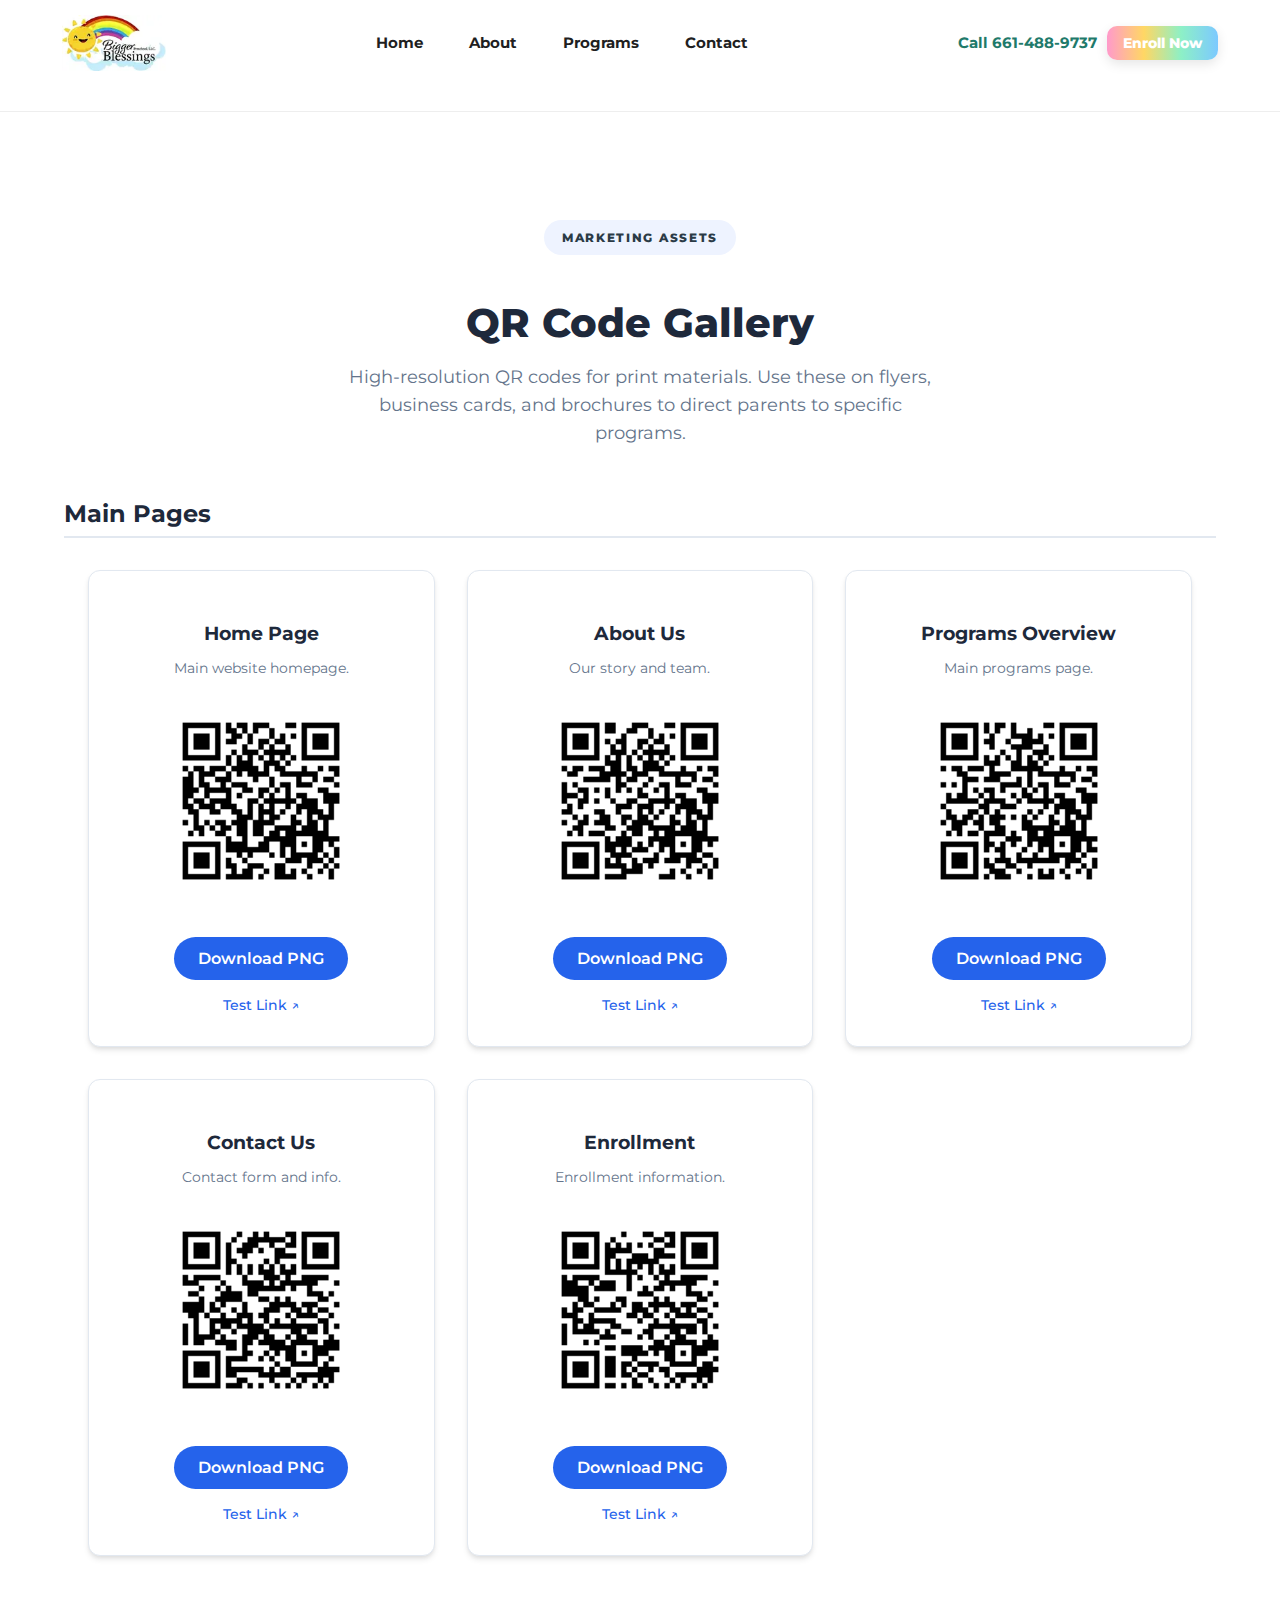
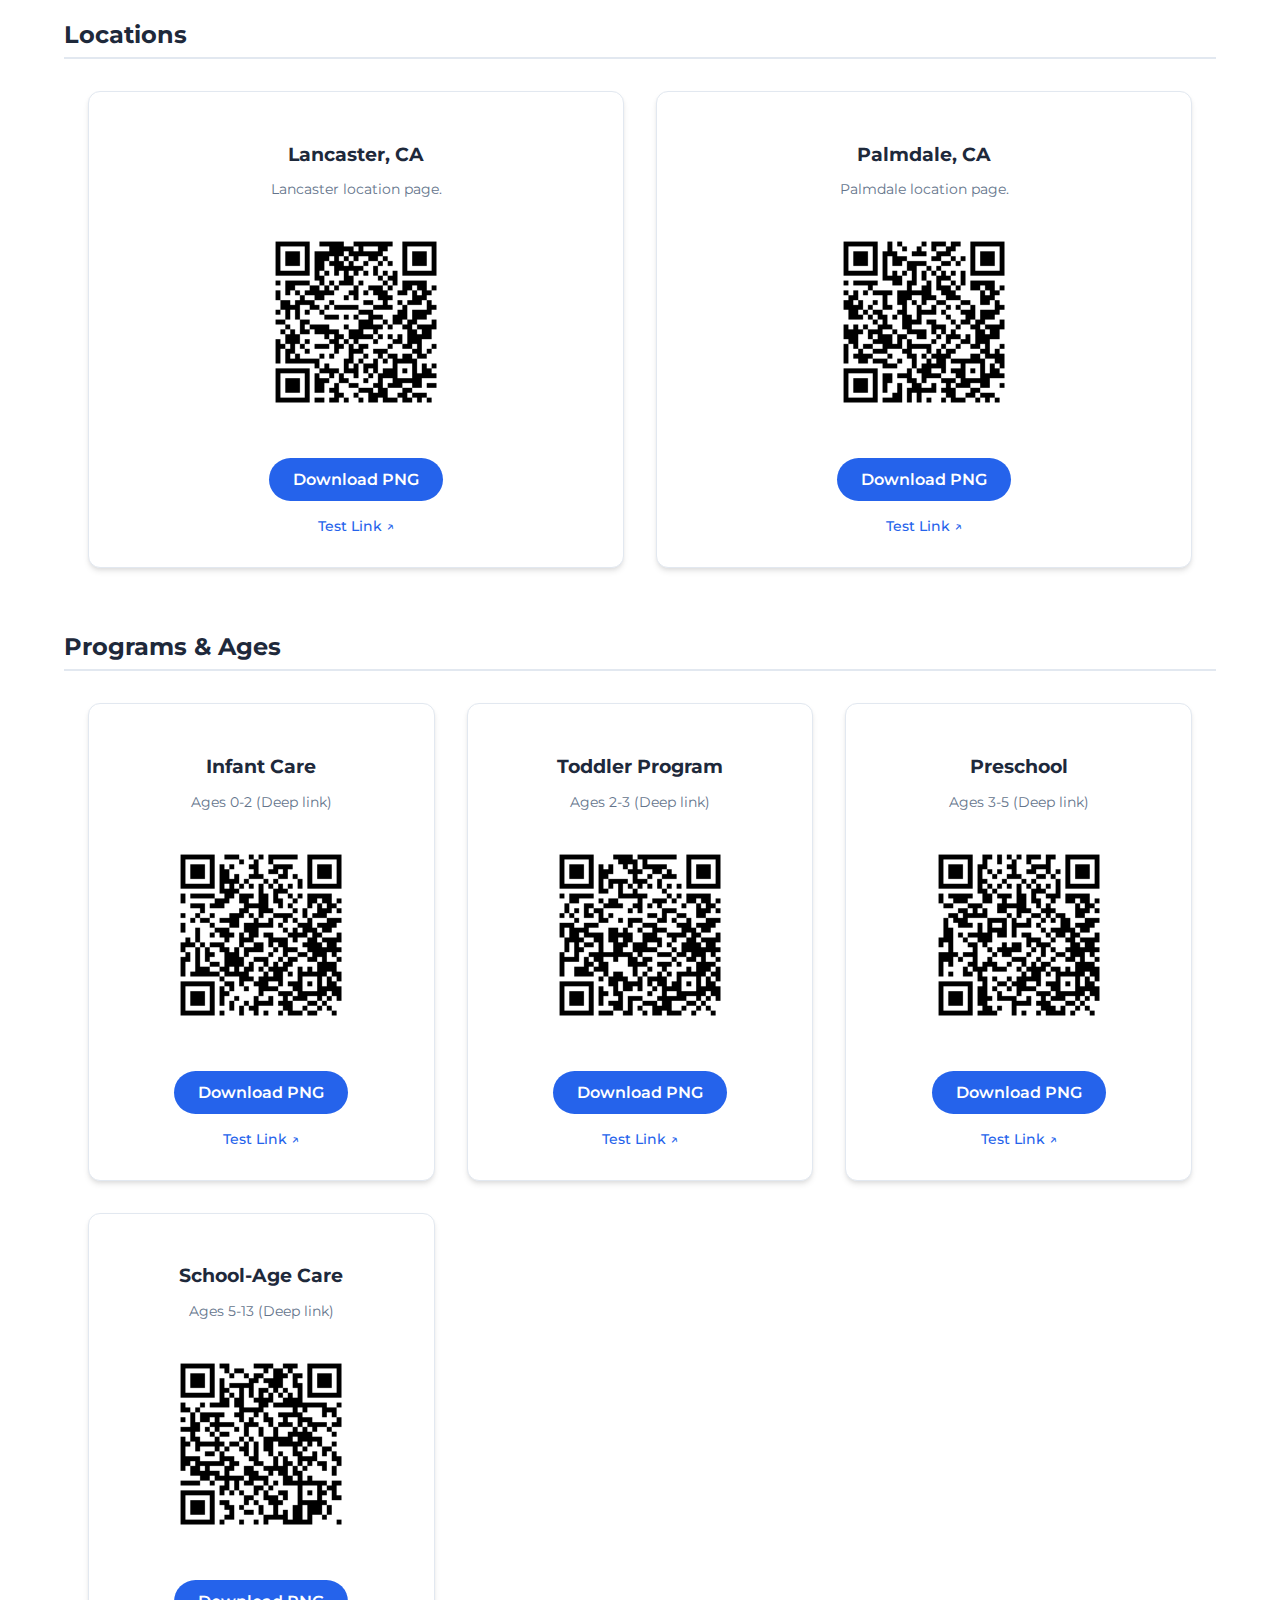
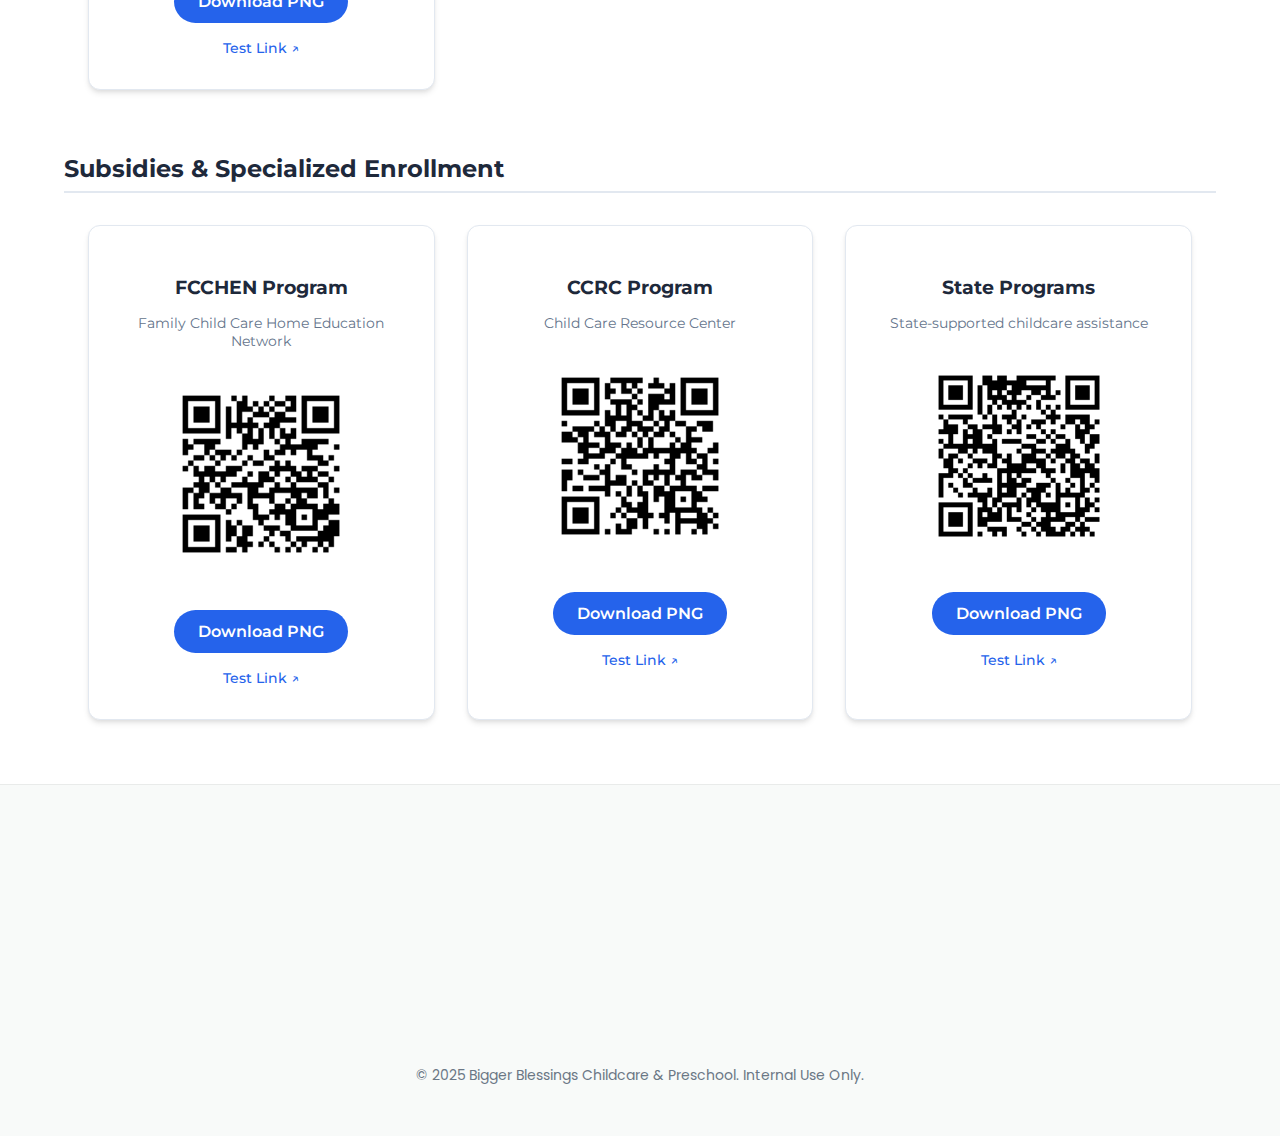
<file: qr/index.html>
<!DOCTYPE html>
<html lang="en">

<head>
    <meta charset="UTF-8">
    <meta name="viewport" content="width=device-width, initial-scale=1.0">
    <title>QR Codes | Bigger Blessings Childcare & Preschool</title>
    <meta name="robots" content="noindex, nofollow">

    <link rel="icon" type="image/webp" href="/favicon.webp">
    <link rel="preconnect" href="https://fonts.googleapis.com">
    <link rel="preconnect" href="https://fonts.gstatic.com" crossorigin>
    <link
        href="https://fonts.googleapis.com/css2?family=Montserrat:wght@400;700;800&family=Poppins:wght@400;500;600;700&display=swap"
        rel="stylesheet">
    <link rel="stylesheet" href="/css/style.css?v=2.5">

    <style>
        .qr-grid {
            display: grid;
            grid-template-columns: repeat(auto-fit, minmax(280px, 1fr));
            gap: 2rem;
            max-width: 1200px;
            margin: 4rem auto;
            padding: 0 1.5rem;
        }

        .qr-card {
            background: #fff;
            border-radius: 12px;
            padding: 2rem;
            text-align: center;
            box-shadow: 0 4px 6px -1px rgba(0, 0, 0, 0.1), 0 2px 4px -1px rgba(0, 0, 0, 0.06);
            border: 1px solid #e2e8f0;
        }

        .qr-card img {
            max-width: 200px;
            height: auto;
            margin-bottom: 2rem;
        }

        .qr-card h3 {
            color: #1e293b;
            margin-bottom: 0.5rem;
            font-family: 'Montserrat', sans-serif;
            font-weight: 700;
        }

        .qr-card p {
            color: #64748b;
            font-size: 0.9rem;
            margin-bottom: 1.5rem;
        }

        .qr-link {
            display: block;
            color: #2563eb;
            text-decoration: none;
            font-weight: 500;
            font-size: 0.9rem;
            word-break: break-all;
            margin-top: 1rem;
        }

        .qr-link:hover {
            text-decoration: underline;
        }

        /* Button Style for Link */
        .bb-btn-download {
            display: inline-block;
            background-color: #2563eb;
            color: white;
            padding: 0.75rem 1.5rem;
            border-radius: 9999px;
            text-decoration: none;
            font-weight: 600;
            transition: all 0.2s ease;
        }

        .bb-btn-download:hover {
            background-color: #1d4ed8;
            transform: translateY(-2px);
            box-shadow: 0 4px 12px rgba(37, 99, 235, 0.2);
        }
    </style>
</head>

<body>
    <!-- Header -->
    <header class="bbp-header" role="banner">
        <div class="bbp-scroll-accent" aria-hidden="true"></div>
        <div class="bbp-container">
            <div class="bbp-logo">
                <a href="/" aria-label="Bigger Blessings Home">
                    <img src="/images/logo.webp" alt="Bigger Blessings Preschool Logo" width="104" height="56">
                </a>
            </div>
            <nav class="bbp-nav" aria-label="Main navigation">
                <ul>
                    <li><a href="/">Home</a></li>
                    <li><a href="/about/">About</a></li>
                    <li><a href="/programs/">Programs</a></li>
                    <li><a href="/contact/">Contact</a></li>
                </ul>
            </nav>
            <div class="bbp-cta">
                <!-- PHONE (HTTPS SAFE) -->
                <button class="bbp-phone" type="button" onclick="window.location.href='tel:6614889737';"
                    aria-label="Call Bigger Blessings Childcare">
                    Call 661-488-9737
                </button>
                <a class="bbp-enroll" href="/enroll/">Enroll Now</a>
            </div>
            <button class="bbp-hamburger" aria-label="Toggle menu" aria-expanded="false">
                <span></span><span></span><span></span>
            </button>
        </div>
        <div class="bbp-scallops"></div>
        <div class="bbp-mobile-menu" aria-label="Mobile navigation">
            <a href="/">Home</a>
            <a href="/about/">About</a>
            <a href="/programs/">Programs</a>
            <a href="/contact/">Contact</a>
        </div>
    </header>

    <main>
        <div style="text-align: center; padding: 6rem 1.5rem 2rem;">
            <p class="bb-programs-hero-kicker" style="justify-content: center; margin-bottom: 1rem;">MARKETING ASSETS
            </p>
            <h1
                style="font-family: 'Montserrat', sans-serif; font-weight: 800; color: #1e293b; margin-bottom: 1rem; font-size: 2.5rem;">
                QR Code Gallery</h1>
            <p style="max-width: 600px; margin: 0 auto; color: #64748b; font-size: 1.1rem; line-height: 1.6;">
                High-resolution QR codes for print materials. Use these on flyers, business cards, and brochures to
                direct parents to specific programs.
            </p>
        </div>

        <!-- MAIN PAGES SECTION -->
        <div style="max-width: 1200px; margin: 0 auto; padding: 0 1.5rem;">
            <h2
                style="font-family: 'Montserrat', sans-serif; font-weight: 700; color: #1e293b; border-bottom: 2px solid #e2e8f0; padding-bottom: 0.5rem; margin-bottom: 2rem;">
                Main Pages</h2>
            <div class="qr-grid" style="margin-top: 0; margin-bottom: 4rem;">
                <!-- Home -->
                <div class="qr-card">
                    <h3>Home Page</h3>
                    <p>Main website homepage.</p>
                    <img src="images/home.png" alt="QR Code for Home Page" width="200" height="200">
                    <br>
                    <a href="images/home.png" download="bigger-blessings-home-qr.png" class="bb-btn-download">Download
                        PNG</a>
                    <a href="https://biggerblessings.com/" class="qr-link" target="_blank">Test Link ↗</a>
                </div>
                <!-- About -->
                <div class="qr-card">
                    <h3>About Us</h3>
                    <p>Our story and team.</p>
                    <img src="images/about.png" alt="QR Code for About Page" width="200" height="200">
                    <br>
                    <a href="images/about.png" download="bigger-blessings-about-qr.png" class="bb-btn-download">Download
                        PNG</a>
                    <a href="https://biggerblessings.com/about/" class="qr-link" target="_blank">Test Link ↗</a>
                </div>
                <!-- Programs Main -->
                <div class="qr-card">
                    <h3>Programs Overview</h3>
                    <p>Main programs page.</p>
                    <img src="images/programs-main.png" alt="QR Code for Programs Page" width="200" height="200">
                    <br>
                    <a href="images/programs-main.png" download="bigger-blessings-programs-main-qr.png"
                        class="bb-btn-download">Download PNG</a>
                    <a href="https://biggerblessings.com/programs/" class="qr-link" target="_blank">Test Link ↗</a>
                </div>
                <!-- Contact -->
                <div class="qr-card">
                    <h3>Contact Us</h3>
                    <p>Contact form and info.</p>
                    <img src="images/contact.png" alt="QR Code for Contact Page" width="200" height="200">
                    <br>
                    <a href="images/contact.png" download="bigger-blessings-contact-qr.png"
                        class="bb-btn-download">Download PNG</a>
                    <a href="https://biggerblessings.com/contact/" class="qr-link" target="_blank">Test Link ↗</a>
                </div>
                <!-- Enroll -->
                <div class="qr-card">
                    <h3>Enrollment</h3>
                    <p>Enrollment information.</p>
                    <img src="images/enroll.png" alt="QR Code for Enrollment Page" width="200" height="200">
                    <br>
                    <a href="images/enroll.png" download="bigger-blessings-enroll-qr.png"
                        class="bb-btn-download">Download PNG</a>
                    <a href="https://biggerblessings.com/enroll/" class="qr-link" target="_blank">Test Link ↗</a>
                </div>
            </div>
        </div>

        <!-- LOCATIONS SECTION -->
        <div style="max-width: 1200px; margin: 0 auto; padding: 0 1.5rem;">
            <h2
                style="font-family: 'Montserrat', sans-serif; font-weight: 700; color: #1e293b; border-bottom: 2px solid #e2e8f0; padding-bottom: 0.5rem; margin-bottom: 2rem;">
                Locations</h2>
            <div class="qr-grid" style="margin-top: 0; margin-bottom: 4rem;">
                <!-- Lancaster -->
                <div class="qr-card">
                    <h3>Lancaster, CA</h3>
                    <p>Lancaster location page.</p>
                    <img src="images/lancaster.png" alt="QR Code for Lancaster Location" width="200" height="200">
                    <br>
                    <a href="images/lancaster.png" download="bigger-blessings-lancaster-qr.png"
                        class="bb-btn-download">Download PNG</a>
                    <a href="https://biggerblessings.com/locations/lancaster/" class="qr-link" target="_blank">Test Link
                        ↗</a>
                </div>
                <!-- Palmdale -->
                <div class="qr-card">
                    <h3>Palmdale, CA</h3>
                    <p>Palmdale location page.</p>
                    <img src="images/palmdale.png" alt="QR Code for Palmdale Location" width="200" height="200">
                    <br>
                    <a href="images/palmdale.png" download="bigger-blessings-palmdale-qr.png"
                        class="bb-btn-download">Download PNG</a>
                    <a href="https://biggerblessings.com/locations/palmdale/" class="qr-link" target="_blank">Test Link
                        ↗</a>
                </div>
            </div>
        </div>

        <!-- PROGRAMS & AGES SECTION -->
        <div style="max-width: 1200px; margin: 0 auto; padding: 0 1.5rem;">
            <h2
                style="font-family: 'Montserrat', sans-serif; font-weight: 700; color: #1e293b; border-bottom: 2px solid #e2e8f0; padding-bottom: 0.5rem; margin-bottom: 2rem;">
                Programs & Ages</h2>
            <div class="qr-grid" style="margin-top: 0; margin-bottom: 4rem;">
                <!-- Infants -->
                <div class="qr-card">
                    <h3>Infant Care</h3>
                    <p>Ages 0-2 (Deep link)</p>
                    <img src="images/infants.png" alt="QR Code for Infant Program" width="200" height="200">
                    <br>
                    <a href="images/infants.png" download="bigger-blessings-infants-qr.png"
                        class="bb-btn-download">Download PNG</a>
                    <a href="https://biggerblessings.com/programs/#infants" class="qr-link" target="_blank">Test Link
                        ↗</a>
                </div>
                <!-- Toddlers -->
                <div class="qr-card">
                    <h3>Toddler Program</h3>
                    <p>Ages 2-3 (Deep link)</p>
                    <img src="images/toddlers.png" alt="QR Code for Toddler Program" width="200" height="200">
                    <br>
                    <a href="images/toddlers.png" download="bigger-blessings-toddlers-qr.png"
                        class="bb-btn-download">Download PNG</a>
                    <a href="https://biggerblessings.com/programs/#toddlers" class="qr-link" target="_blank">Test Link
                        ↗</a>
                </div>
                <!-- Preschool -->
                <div class="qr-card">
                    <h3>Preschool</h3>
                    <p>Ages 3-5 (Deep link)</p>
                    <img src="images/preschool.png" alt="QR Code for Preschool Program" width="200" height="200">
                    <br>
                    <a href="images/preschool.png" download="bigger-blessings-preschool-qr.png"
                        class="bb-btn-download">Download PNG</a>
                    <a href="https://biggerblessings.com/programs/#preschool" class="qr-link" target="_blank">Test Link
                        ↗</a>
                </div>
                <!-- School Age -->
                <div class="qr-card">
                    <h3>School-Age Care</h3>
                    <p>Ages 5-13 (Deep link)</p>
                    <img src="images/school-age.png" alt="QR Code for School-Age Program" width="200" height="200">
                    <br>
                    <a href="images/school-age.png" download="bigger-blessings-school-age-qr.png"
                        class="bb-btn-download">Download PNG</a>
                    <a href="https://biggerblessings.com/programs/#school-age" class="qr-link" target="_blank">Test Link
                        ↗</a>
                </div>
            </div>
        </div>

        <!-- SUBSIDIES & ENROLLMENT SECTION -->
        <div style="max-width: 1200px; margin: 0 auto; padding: 0 1.5rem;">
            <h2
                style="font-family: 'Montserrat', sans-serif; font-weight: 700; color: #1e293b; border-bottom: 2px solid #e2e8f0; padding-bottom: 0.5rem; margin-bottom: 2rem;">
                Subsidies & Specialized Enrollment</h2>
            <div class="qr-grid" style="margin-top: 0; margin-bottom: 4rem;">
                <!-- FCCHEN -->
                <div class="qr-card">
                    <h3>FCCHEN Program</h3>
                    <p>Family Child Care Home Education Network</p>
                    <img src="images/fcchen.png" alt="QR Code for FCCHEN Program" width="200" height="200">
                    <br>
                    <a href="images/fcchen.png" download="bigger-blessings-fcchen-qr.png"
                        class="bb-btn-download">Download PNG</a>
                    <a href="https://biggerblessings.com/enroll/fcchen/" class="qr-link" target="_blank">Test Link ↗</a>
                </div>
                <!-- CCRC -->
                <div class="qr-card">
                    <h3>CCRC Program</h3>
                    <p>Child Care Resource Center</p>
                    <img src="images/ccrc.png" alt="QR Code for CCRC Program" width="200" height="200">
                    <br>
                    <a href="images/ccrc.png" download="bigger-blessings-ccrc-qr.png" class="bb-btn-download">Download
                        PNG</a>
                    <a href="https://biggerblessings.com/enroll/ccrc/" class="qr-link" target="_blank">Test Link ↗</a>
                </div>
                <!-- State Programs -->
                <div class="qr-card">
                    <h3>State Programs</h3>
                    <p>State-supported childcare assistance</p>
                    <img src="images/state-programs.png" alt="QR Code for State Programs" width="200" height="200">
                    <br>
                    <a href="images/state-programs.png" download="bigger-blessings-state-programs-qr.png"
                        class="bb-btn-download">Download PNG</a>
                    <a href="https://biggerblessings.com/enroll/state-programs/" class="qr-link" target="_blank">Test
                        Link ↗</a>
                </div>
            </div>
        </div>
    </main>

    <footer class="bb-footer" role="contentinfo">
        <div class="bb-footer-inner">
            <!-- LOGO -->
            <img src="/images/footer-logo.webp" alt="Bigger Blessings Childcare & Preschool Logo" class="bb-footer-logo"
                width="180" height="120" loading="lazy">
            <div class="bb-footer-copy">
                © 2025 Bigger Blessings Childcare & Preschool. Internal Use Only.
            </div>
        </div>
    </footer>

    <script src="/js/main.js"></script>
</body>

</html>
</file>
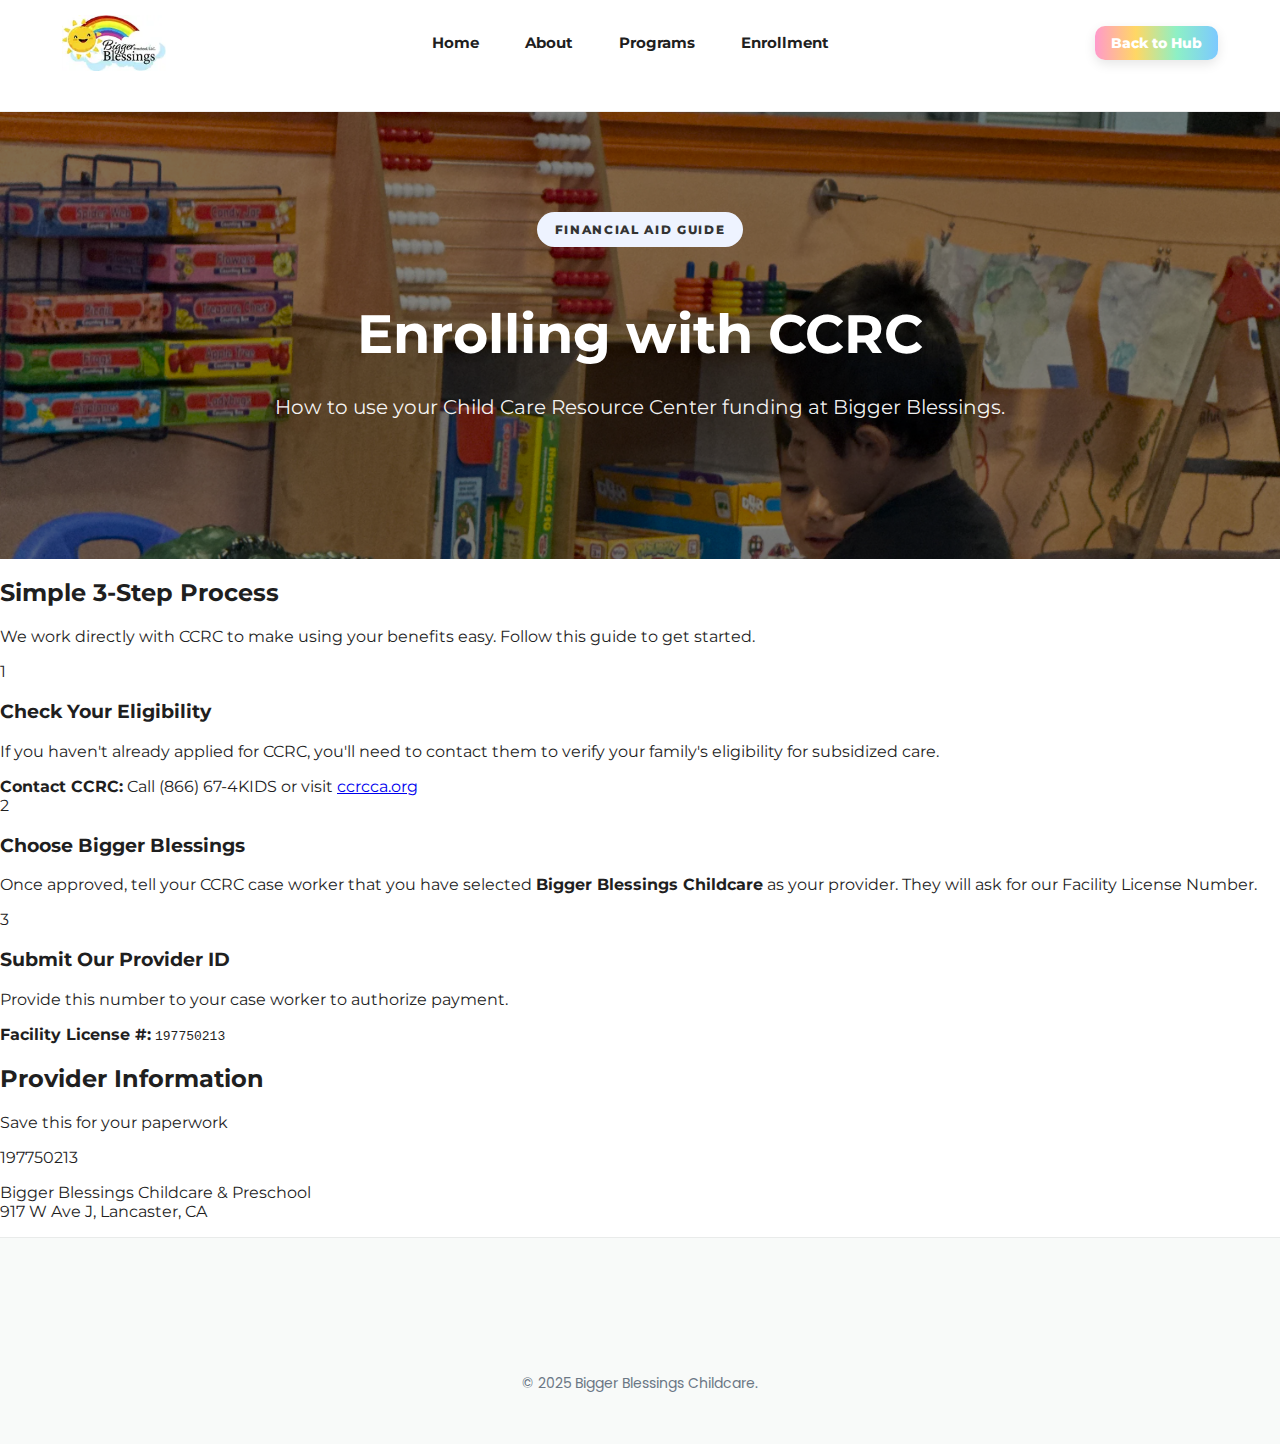
<file: enroll/ccrc/index.html>
<!DOCTYPE html>
<html lang="en">

<head>
    <meta charset="UTF-8">
    <meta name="viewport" content="width=device-width, initial-scale=1.0">
    <title>Enroll with CCRC | Bigger Blessings Childcare</title>
    <meta name="description"
        content="Learn how to use your CCRC funding at Bigger Blessings Childcare. Step-by-step guide to enrollment using Provider ID #197750213.">

    <link rel="icon" type="image/png" href="../../images/ccrc-favicon.png">
    <!-- Google Fonts -->
    <link rel="preconnect" href="https://fonts.googleapis.com">
    <link rel="preconnect" href="https://fonts.gstatic.com" crossorigin>
    <link
        href="https://fonts.googleapis.com/css2?family=Montserrat:wght@400;700;800&family=Poppins:wght@400;500;600;700&display=swap"
        rel="stylesheet">

    <link rel="stylesheet" href="/css/style.css?v=2.6">
</head>

<body>

    <!-- Header -->
    <header class="bbp-header" role="banner">
        <div class="bbp-scroll-accent" aria-hidden="true"></div>
        <div class="bbp-container">
            <div class="bbp-logo">
                <a href="/" aria-label="Bigger Blessings Home">
                    <img src="../../images/logo.webp" alt="Bigger Blessings Preschool Logo" width="104" height="56">
                </a>
            </div>
            <nav class="bbp-nav" aria-label="Main navigation">
                <ul>
                    <li><a href="/">Home</a></li>
                    <li><a href="/about/">About</a></li>
                    <li><a href="/programs/">Programs</a></li>
                    <li><a href="/enroll/">Enrollment</a></li>
                </ul>
            </nav>
            <div class="bbp-cta">
                <a class="bbp-enroll" href="/enroll/">Back to Hub</a>
            </div>
            <button class="bbp-hamburger" aria-label="Toggle menu" aria-expanded="false">
                <span></span><span></span><span></span>
            </button>
        </div>
        <div class="bbp-scallops"></div>
        <div class="bbp-mobile-menu" aria-label="Mobile navigation">
            <a href="/">Home</a>
            <a href="/about/">About</a>
            <a href="/programs/">Programs</a>
            <a href="/contact/">Contact</a>
            <a class="bbp-mobile-enroll" href="/enroll/">Back to Enrollment Hub</a>
        </div>
    </header>

    <main>
        <!-- Hero -->
        <section class="bb-enroll-hero-fw is-dark" style="min-height: 400px;">
            <div class="bb-enroll-hero-overlay"></div>
            <div class="bb-enroll-hero-wrap">
                <div class="bb-enroll-hero-kicker">FINANCIAL AID GUIDE</div>
                <h1>Enrolling with CCRC</h1>
                <p>How to use your Child Care Resource Center funding at Bigger Blessings.</p>
            </div>
        </section>

        <!-- Guide Section -->
        <section class="bb-guide-section">
            <div class="bb-guide-wrap">

                <div class="bb-guide-intro">
                    <h2>Simple 3-Step Process</h2>
                    <p>We work directly with CCRC to make using your benefits easy. Follow this guide to get started.
                    </p>
                </div>

                <!-- Step 1 -->
                <div class="bb-guide-step">
                    <div class="bb-step-num">1</div>
                    <div class="bb-step-content">
                        <h3>Check Your Eligibility</h3>
                        <p>If you haven't already applied for CCRC, you'll need to contact them to verify your family's
                            eligibility for subsidized care.</p>
                        <div class="bb-action-box">
                            <strong>Contact CCRC:</strong>
                            Call (866) 67-4KIDS or visit <a href="https://www.ccrcca.org" target="_blank">ccrcca.org</a>
                        </div>
                    </div>
                </div>

                <!-- Step 2 -->
                <div class="bb-guide-step">
                    <div class="bb-step-num">2</div>
                    <div class="bb-step-content">
                        <h3>Choose Bigger Blessings</h3>
                        <p>Once approved, tell your CCRC case worker that you have selected <strong>Bigger Blessings
                                Childcare</strong> as your provider. They will ask for our Facility License Number.</p>
                    </div>
                </div>

                <!-- Step 3 -->
                <div class="bb-guide-step">
                    <div class="bb-step-num">3</div>
                    <div class="bb-step-content">
                        <h3>Submit Our Provider ID</h3>
                        <p>Provide this number to your case worker to authorize payment.</p>
                        <div class="bb-action-box">
                            <strong>Facility License #:</strong>
                            <code>197750213</code>
                        </div>
                    </div>
                </div>

                <!-- Provider Card -->
                <div class="bb-provider-card">
                    <h2>Provider Information</h2>
                    <p>Save this for your paperwork</p>
                    <div class="bb-license-big">197750213</div>
                    <p>Bigger Blessings Childcare & Preschool<br>917 W Ave J, Lancaster, CA</p>
                </div>

            </div>
        </section>
    </main>

    <!-- Footer -->
    <footer class="bb-footer">
        <div class="bb-footer-inner">
            <div class="bb-footer-copy">© 2025 Bigger Blessings Childcare.</div>
        </div>
    </footer>
    <script src="../../js/main.js"></script>
</body>

</html>
</file>
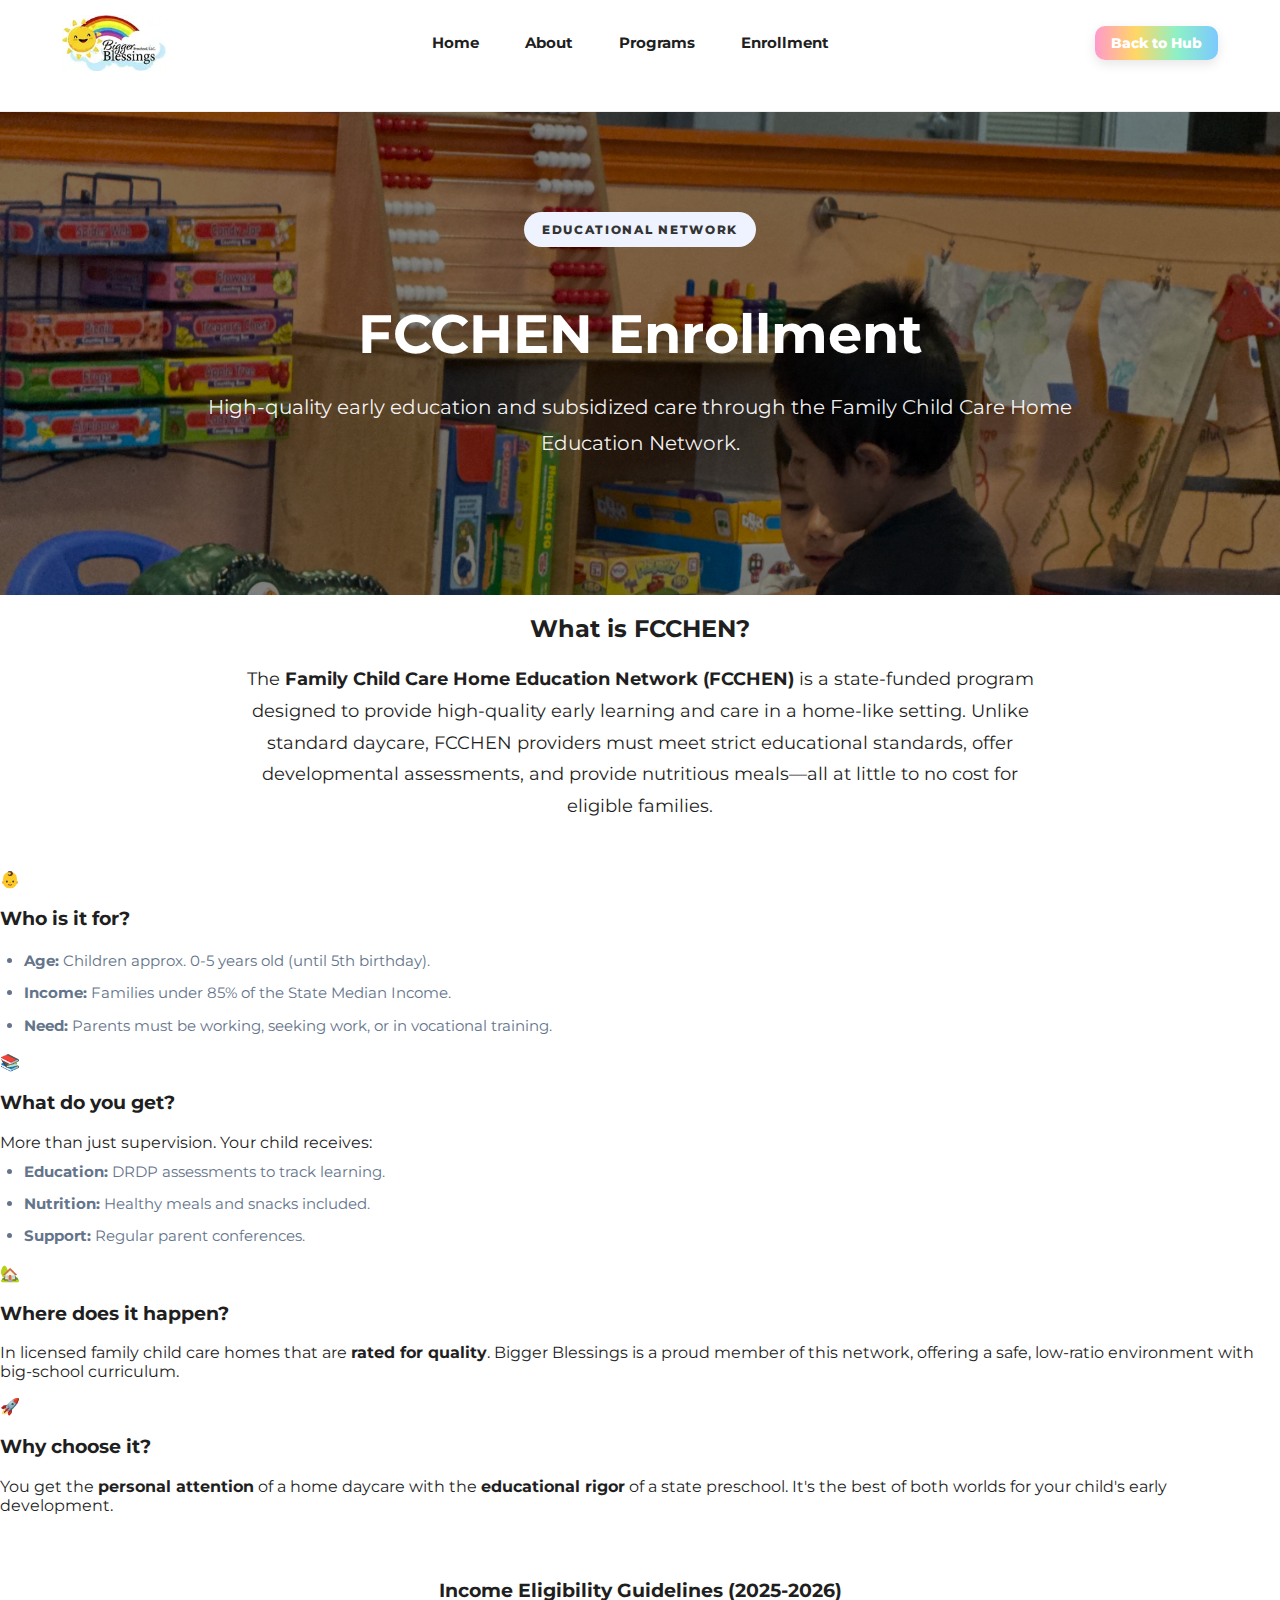
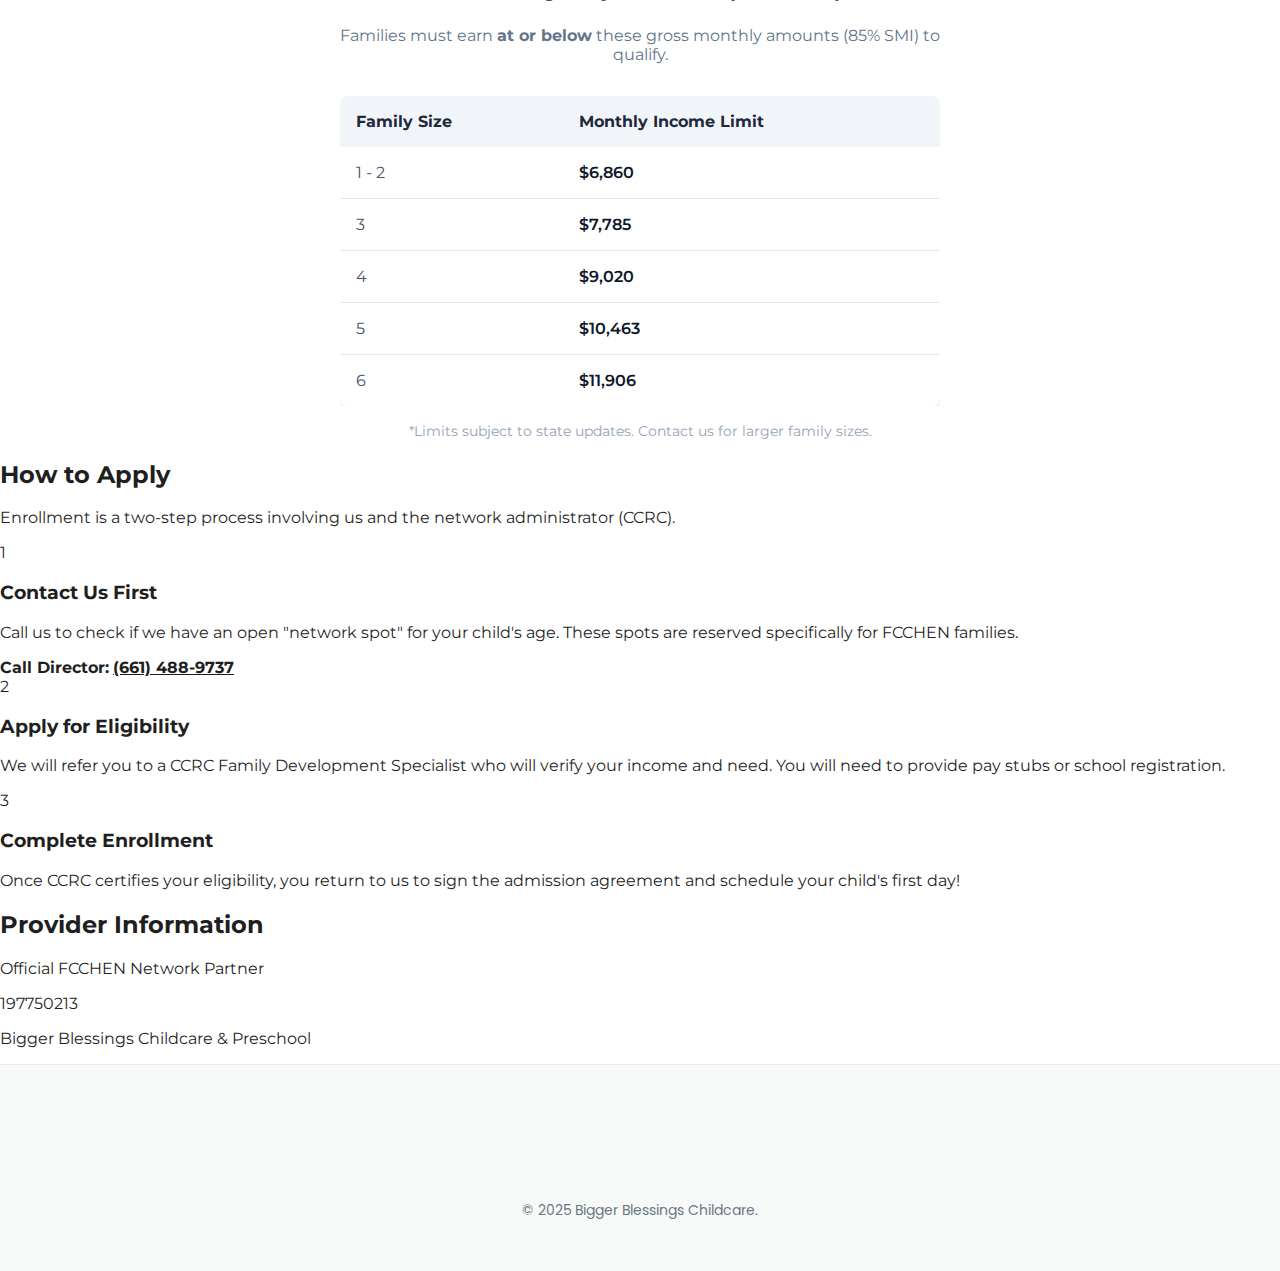
<file: enroll/fcchen/index.html>
<!DOCTYPE html>
<html lang="en">

<head>
    <meta charset="UTF-8">
    <meta name="viewport" content="width=device-width, initial-scale=1.0">
    <title>FCCHEN Enrollment | Bigger Blessings Childcare</title>
    <meta name="description"
        content="Join the FCCHEN network at Bigger Blessings. High-quality subsidized care with educational assessments. Learn who qualifies and how to join.">

    <link rel="icon" type="image/png" href="../../images/fcchen-favicon.png">
    <!-- Google Fonts -->
    <link rel="preconnect" href="https://fonts.googleapis.com">
    <link rel="preconnect" href="https://fonts.gstatic.com" crossorigin>
    <link
        href="https://fonts.googleapis.com/css2?family=Montserrat:wght@400;700;800&family=Poppins:wght@400;500;600;700&display=swap"
        rel="stylesheet">

    <link rel="stylesheet" href="/css/style.css?v=2.7">
</head>

<body>

    <!-- Header -->
    <header class="bbp-header" role="banner">
        <div class="bbp-scroll-accent" aria-hidden="true"></div>
        <div class="bbp-container">
            <div class="bbp-logo">
                <a href="/" aria-label="Bigger Blessings Home">
                    <img src="../../images/logo.webp" alt="Bigger Blessings Preschool Logo" width="104" height="56">
                </a>
            </div>
            <nav class="bbp-nav" aria-label="Main navigation">
                <ul>
                    <li><a href="/">Home</a></li>
                    <li><a href="/about/">About</a></li>
                    <li><a href="/programs/">Programs</a></li>
                    <li><a href="/enroll/">Enrollment</a></li>
                </ul>
            </nav>
            <div class="bbp-cta">
                <a class="bbp-enroll" href="/enroll/">Back to Hub</a>
            </div>
            <button class="bbp-hamburger" aria-label="Toggle menu" aria-expanded="false">
                <span></span><span></span><span></span>
            </button>
        </div>
        <div class="bbp-scallops"></div>
        <div class="bbp-mobile-menu" aria-label="Mobile navigation">
            <a href="/">Home</a>
            <a href="/about/">About</a>
            <a href="/programs/">Programs</a>
            <a href="/contact/">Contact</a>
            <a class="bbp-mobile-enroll" href="/enroll/">Back to Enrollment Hub</a>
        </div>
    </header>

    <main>
        <!-- Hero -->
        <section class="bb-enroll-hero-fw is-dark" style="min-height: 400px;">
            <div class="bb-enroll-hero-overlay"></div>
            <div class="bb-enroll-hero-wrap">
                <div class="bb-enroll-hero-kicker">EDUCATIONAL NETWORK</div>
                <h1>FCCHEN Enrollment</h1>
                <p>High-quality early education and subsidized care through the Family Child Care Home Education
                    Network.</p>
            </div>
        </section>

        <!-- Program Overview -->
        <section class="bb-content-fw">
            <div class="bb-content-wrap">
                <div style="text-align: center; max-width: 800px; margin: 0 auto 3rem;">
                    <h2>What is FCCHEN?</h2>
                    <p style="font-size: 1.1rem; line-height: 1.8; color: var(--slate);">
                        The <strong>Family Child Care Home Education Network (FCCHEN)</strong> is a state-funded program
                        designed to provide high-quality early learning and care in a home-like setting. Unlike standard
                        daycare, FCCHEN providers must meet strict educational standards, offer developmental
                        assessments, and provide nutritious meals—all at little to no cost for eligible families.
                    </p>
                </div>

                <div class="bb-grant-details-grid">
                    <!-- Who -->
                    <div class="bb-grant-detail-card">
                        <div class="bb-grant-icon">👶</div>
                        <h3>Who is it for?</h3>
                        <ul
                            style="text-align: left; margin-top: 1rem; color: #64748b; font-size: 0.95rem; list-style-type: disc; padding-left: 1.5rem; line-height: 1.6;">
                            <li style="margin-bottom: 0.5rem;"><strong>Age:</strong> Children approx. 0-5 years old
                                (until 5th birthday).</li>
                            <li style="margin-bottom: 0.5rem;"><strong>Income:</strong> Families under 85% of the State
                                Median Income.</li>
                            <li><strong>Need:</strong> Parents must be working, seeking work, or in vocational training.
                            </li>
                        </ul>
                    </div>

                    <!-- What -->
                    <div class="bb-grant-detail-card">
                        <div class="bb-grant-icon">📚</div>
                        <h3>What do you get?</h3>
                        <p style="margin-bottom: 0.5rem;">More than just supervision. Your child receives:</p>
                        <ul
                            style="text-align: left; margin-top: 0.5rem; color: #64748b; font-size: 0.95rem; list-style-type: disc; padding-left: 1.5rem; line-height: 1.6;">
                            <li style="margin-bottom: 0.5rem;"><strong>Education:</strong> DRDP assessments to track
                                learning.</li>
                            <li style="margin-bottom: 0.5rem;"><strong>Nutrition:</strong> Healthy meals and snacks
                                included.</li>
                            <li><strong>Support:</strong> Regular parent conferences.</li>
                        </ul>
                    </div>

                    <!-- Where -->
                    <div class="bb-grant-detail-card">
                        <div class="bb-grant-icon">🏡</div>
                        <h3>Where does it happen?</h3>
                        <p>In licensed family child care homes that are <strong>rated for quality</strong>. Bigger
                            Blessings is a proud member of this network, offering a safe, low-ratio environment with
                            big-school curriculum.</p>
                    </div>

                    <!-- Why -->
                    <div class="bb-grant-detail-card">
                        <div class="bb-grant-icon">🚀</div>
                        <h3>Why choose it?</h3>
                        <p>You get the <strong>personal attention</strong> of a home daycare with the
                            <strong>educational
                                rigor</strong> of a state preschool. It's the best of both worlds for your child's early
                            development.
                        </p>
                    </div>
                </div>

                <!-- Income Table -->
                <div style="max-width: 600px; margin: 4rem auto 0;">
                    <h3 style="text-align: center; margin-bottom: 1.5rem;">Income Eligibility Guidelines (2025-2026)
                    </h3>
                    <p style="text-align: center; margin-bottom: 2rem; color: #64748b;">
                        Families must earn <strong>at or below</strong> these gross monthly amounts (85% SMI) to
                        qualify.
                    </p>
                    <div style="overflow-x: auto;">
                        <table
                            style="width: 100%; border-collapse: collapse; background: #fff; border-radius: 8px; overflow: hidden; box-shadow: 0 4px 6px -1px rgba(0, 0, 0, 0.1);">
                            <thead>
                                <tr style="background: #f1f5f9; color: #1e293b; text-align: left;">
                                    <th style="padding: 1rem; font-family: 'Montserrat', sans-serif;">Family Size</th>
                                    <th style="padding: 1rem; font-family: 'Montserrat', sans-serif;">Monthly Income
                                        Limit
                                    </th>
                                </tr>
                            </thead>
                            <tbody>
                                <tr style="border-bottom: 1px solid #e2e8f0;">
                                    <td style="padding: 1rem; color: #475569;">1 - 2</td>
                                    <td style="padding: 1rem; color: #0f172a; font-weight: 600;">$6,860</td>
                                </tr>
                                <tr style="border-bottom: 1px solid #e2e8f0;">
                                    <td style="padding: 1rem; color: #475569;">3</td>
                                    <td style="padding: 1rem; color: #0f172a; font-weight: 600;">$7,785</td>
                                </tr>
                                <tr style="border-bottom: 1px solid #e2e8f0;">
                                    <td style="padding: 1rem; color: #475569;">4</td>
                                    <td style="padding: 1rem; color: #0f172a; font-weight: 600;">$9,020</td>
                                </tr>
                                <tr style="border-bottom: 1px solid #e2e8f0;">
                                    <td style="padding: 1rem; color: #475569;">5</td>
                                    <td style="padding: 1rem; color: #0f172a; font-weight: 600;">$10,463</td>
                                </tr>
                                <tr>
                                    <td style="padding: 1rem; color: #475569;">6</td>
                                    <td style="padding: 1rem; color: #0f172a; font-weight: 600;">$11,906</td>
                                </tr>
                            </tbody>
                        </table>
                    </div>
                    <p style="text-align: center; margin-top: 1rem; font-size: 0.9rem; color: #94a3b8;">
                        *Limits subject to state updates. Contact us for larger family sizes.
                    </p>
                </div>
            </div>
        </section>

        <!-- Guide Section -->
        <section class="bb-guide-section">
            <div class="bb-guide-wrap">

                <div class="bb-guide-intro">
                    <h2>How to Apply</h2>
                    <p>Enrollment is a two-step process involving us and the network administrator (CCRC).</p>
                </div>

                <!-- Step 1 -->
                <div class="bb-guide-step">
                    <div class="bb-step-num">1</div>
                    <div class="bb-step-content">
                        <h3>Contact Us First</h3>
                        <p>Call us to check if we have an open "network spot" for your child's age. These spots are
                            reserved specifically for FCCHEN families.</p>
                        <div class="bb-action-box">
                            <strong>Call Director:</strong>
                            <a href="tel:6614889737" style="color:var(--primary); font-weight:700;">(661) 488-9737</a>
                        </div>
                    </div>
                </div>

                <!-- Step 2 -->
                <div class="bb-guide-step">
                    <div class="bb-step-num">2</div>
                    <div class="bb-step-content">
                        <h3>Apply for Eligibility</h3>
                        <p>We will refer you to a CCRC Family Development Specialist who will verify your income and
                            need. You will need to provide pay stubs or school registration.</p>
                    </div>
                </div>

                <!-- Step 3 -->
                <div class="bb-guide-step">
                    <div class="bb-step-num">3</div>
                    <div class="bb-step-content">
                        <h3>Complete Enrollment</h3>
                        <p>Once CCRC certifies your eligibility, you return to us to sign the admission agreement and
                            schedule your child's first day!</p>
                    </div>
                </div>

                <!-- Provider Card -->
                <div class="bb-provider-card">
                    <h2>Provider Information</h2>
                    <p>Official FCCHEN Network Partner</p>
                    <div class="bb-license-big">197750213</div>
                    <p>Bigger Blessings Childcare & Preschool</p>
                </div>

            </div>
        </section>
    </main>

    <!-- Footer -->
    <footer class="bb-footer">
        <div class="bb-footer-inner">
            <div class="bb-footer-copy">© 2025 Bigger Blessings Childcare.</div>
        </div>
    </footer>
    <script src="../../js/main.js"></script>
</body>

</html>
</file>
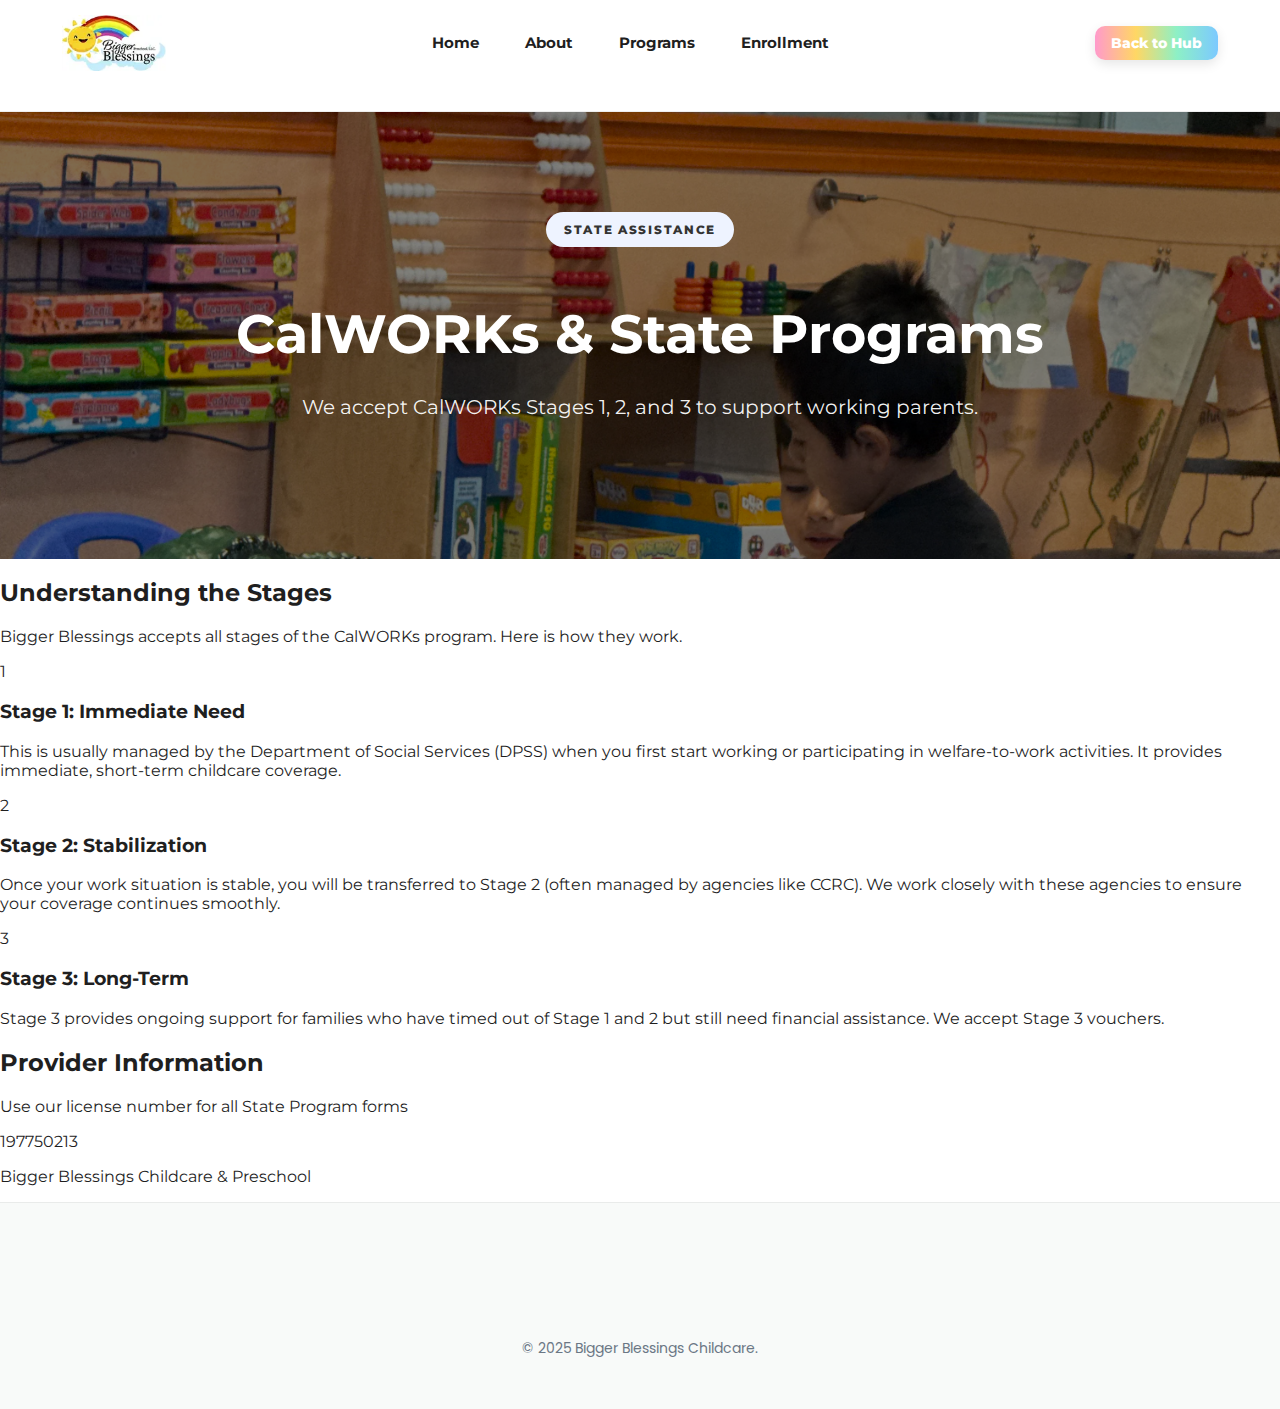
<file: enroll/state-programs/index.html>
<!DOCTYPE html>
<html lang="en">

<head>
    <meta charset="UTF-8">
    <meta name="viewport" content="width=device-width, initial-scale=1.0">
    <title>State Programs (CalWORKs) | Bigger Blessings Childcare</title>
    <meta name="description"
        content="Guide to CalWORKs Stage 1, 2, and 3 childcare programs accepted at Bigger Blessings.">

    <link rel="icon" type="image/png" href="../../images/state-favicon.png">
    <!-- Google Fonts -->
    <link rel="preconnect" href="https://fonts.googleapis.com">
    <link rel="preconnect" href="https://fonts.gstatic.com" crossorigin>
    <link
        href="https://fonts.googleapis.com/css2?family=Montserrat:wght@400;700;800&family=Poppins:wght@400;500;600;700&display=swap"
        rel="stylesheet">

    <link rel="stylesheet" href="../../css/style.css?v=2.5">
</head>

<body>

    <!-- Header -->
    <header class="bbp-header" role="banner">
        <div class="bbp-scroll-accent" aria-hidden="true"></div>
        <div class="bbp-container">
            <div class="bbp-logo">
                <a href="/" aria-label="Bigger Blessings Home">
                    <img src="../../images/logo.webp" alt="Bigger Blessings Preschool Logo" width="104" height="56">
                </a>
            </div>
            <nav class="bbp-nav" aria-label="Main navigation">
                <ul>
                    <li><a href="/">Home</a></li>
                    <li><a href="/about/">About</a></li>
                    <li><a href="/programs/">Programs</a></li>
                    <li><a href="/enroll/">Enrollment</a></li>
                </ul>
            </nav>
            <div class="bbp-cta">
                <a class="bbp-enroll" href="/enroll/">Back to Hub</a>
            </div>
            <button class="bbp-hamburger" aria-label="Toggle menu" aria-expanded="false">
                <span></span><span></span><span></span>
            </button>
        </div>
        <div class="bbp-scallops"></div>
        <div class="bbp-mobile-menu" aria-label="Mobile navigation">
            <a href="/">Home</a>
            <a href="/about/">About</a>
            <a href="/programs/">Programs</a>
            <a href="/contact/">Contact</a>
            <a class="bbp-mobile-enroll" href="/enroll/">Back to Enrollment Hub</a>
        </div>
    </header>

    <main>
        <!-- Hero -->
        <section class="bb-enroll-hero-fw is-dark" style="min-height: 400px;">
            <div class="bb-enroll-hero-overlay"></div>
            <div class="bb-enroll-hero-wrap">
                <div class="bb-enroll-hero-kicker">STATE ASSISTANCE</div>
                <h1>CalWORKs & State Programs</h1>
                <p>We accept CalWORKs Stages 1, 2, and 3 to support working parents.</p>
            </div>
        </section>

        <!-- Guide Section -->
        <section class="bb-guide-section">
            <div class="bb-guide-wrap">

                <div class="bb-guide-intro">
                    <h2>Understanding the Stages</h2>
                    <p>Bigger Blessings accepts all stages of the CalWORKs program. Here is how they work.</p>
                </div>

                <!-- Stage 1 -->
                <div class="bb-guide-step">
                    <div class="bb-step-num">1</div>
                    <div class="bb-step-content">
                        <h3>Stage 1: Immediate Need</h3>
                        <p>This is usually managed by the Department of Social Services (DPSS) when you first start
                            working or participating in welfare-to-work activities. It provides immediate, short-term
                            childcare coverage.</p>
                    </div>
                </div>

                <!-- Stage 2 -->
                <div class="bb-guide-step">
                    <div class="bb-step-num">2</div>
                    <div class="bb-step-content">
                        <h3>Stage 2: Stabilization</h3>
                        <p>Once your work situation is stable, you will be transferred to Stage 2 (often managed by
                            agencies like CCRC). We work closely with these agencies to ensure your coverage continues
                            smoothly.</p>
                    </div>
                </div>

                <!-- Stage 3 -->
                <div class="bb-guide-step">
                    <div class="bb-step-num">3</div>
                    <div class="bb-step-content">
                        <h3>Stage 3: Long-Term</h3>
                        <p>Stage 3 provides ongoing support for families who have timed out of Stage 1 and 2 but still
                            need financial assistance. We accept Stage 3 vouchers.</p>
                    </div>
                </div>

                <!-- Provider Card -->
                <div class="bb-provider-card">
                    <h2>Provider Information</h2>
                    <p>Use our license number for all State Program forms</p>
                    <div class="bb-license-big">197750213</div>
                    <p>Bigger Blessings Childcare & Preschool</p>
                </div>

            </div>
        </section>
    </main>

    <!-- Footer -->
    <footer class="bb-footer">
        <div class="bb-footer-inner">
            <div class="bb-footer-copy">© 2025 Bigger Blessings Childcare.</div>
        </div>
    </footer>
    <script src="../../js/main.js"></script>
</body>

</html>
</file>
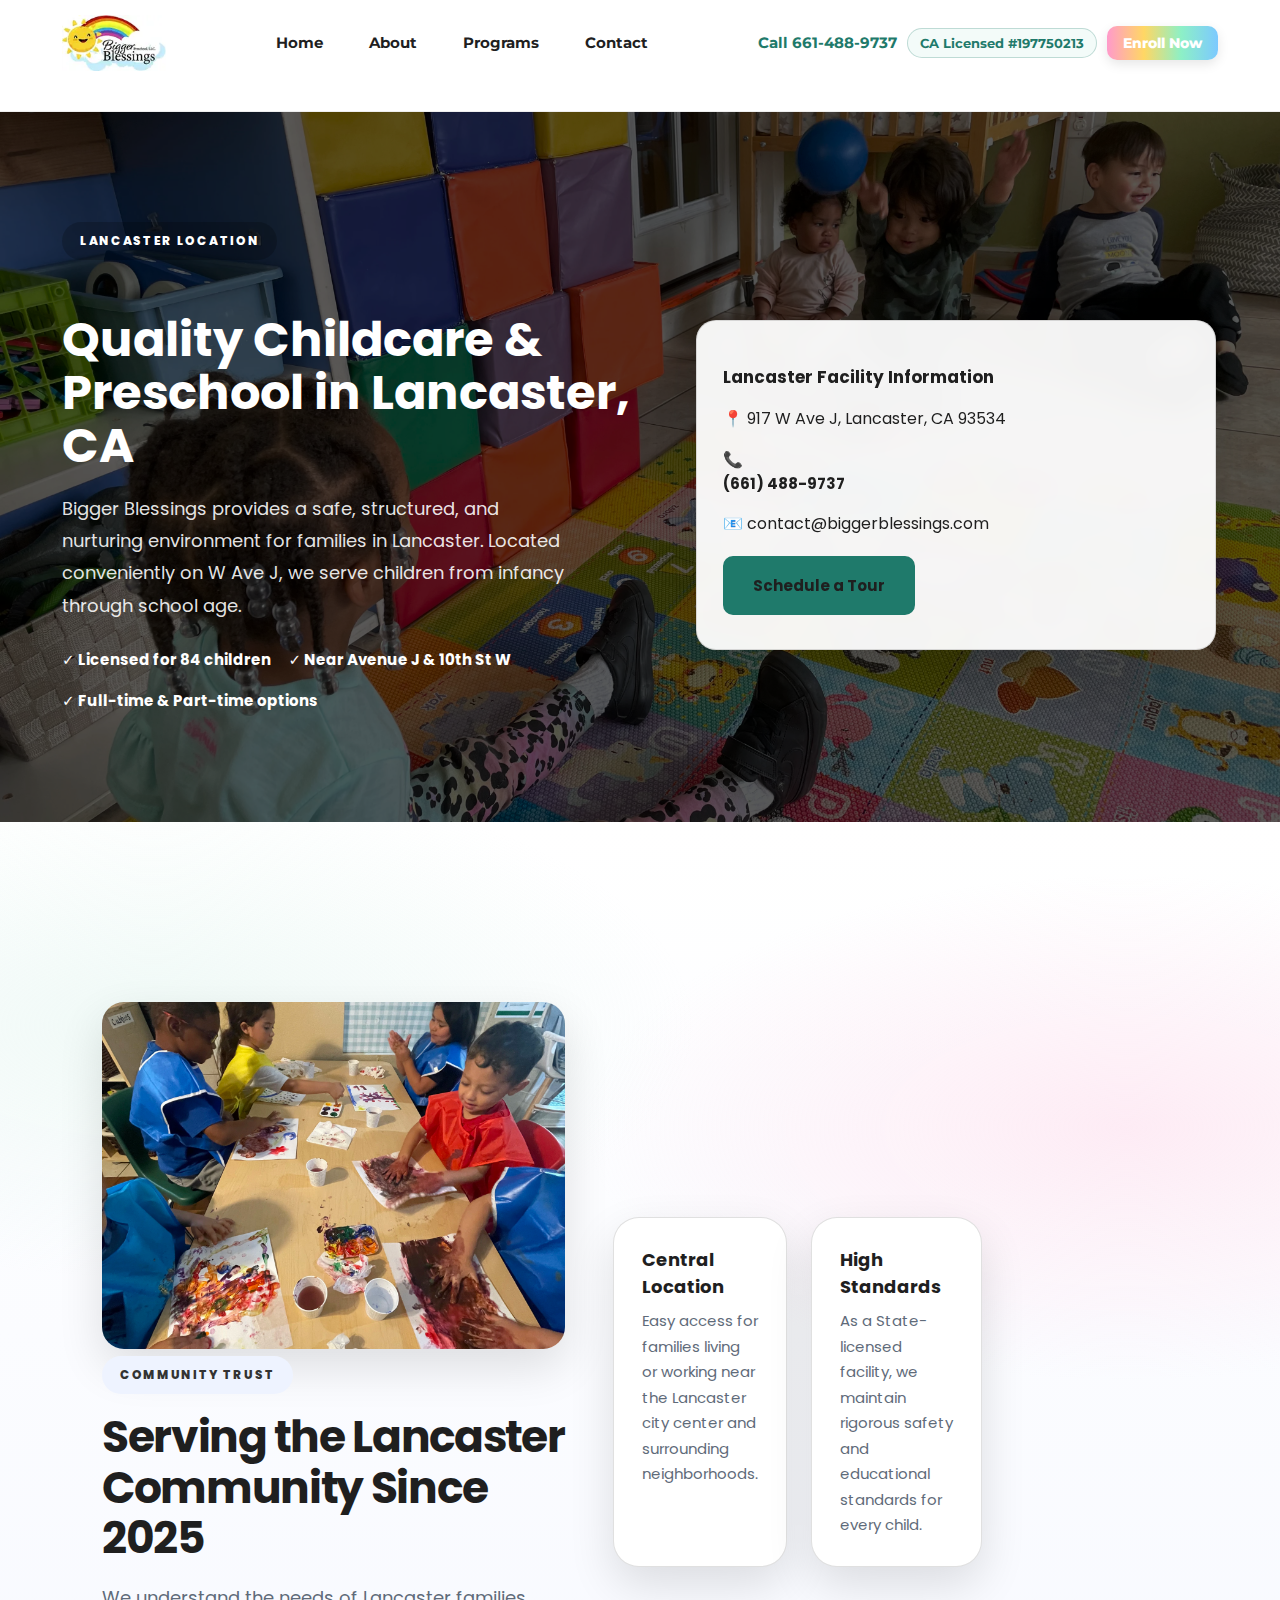
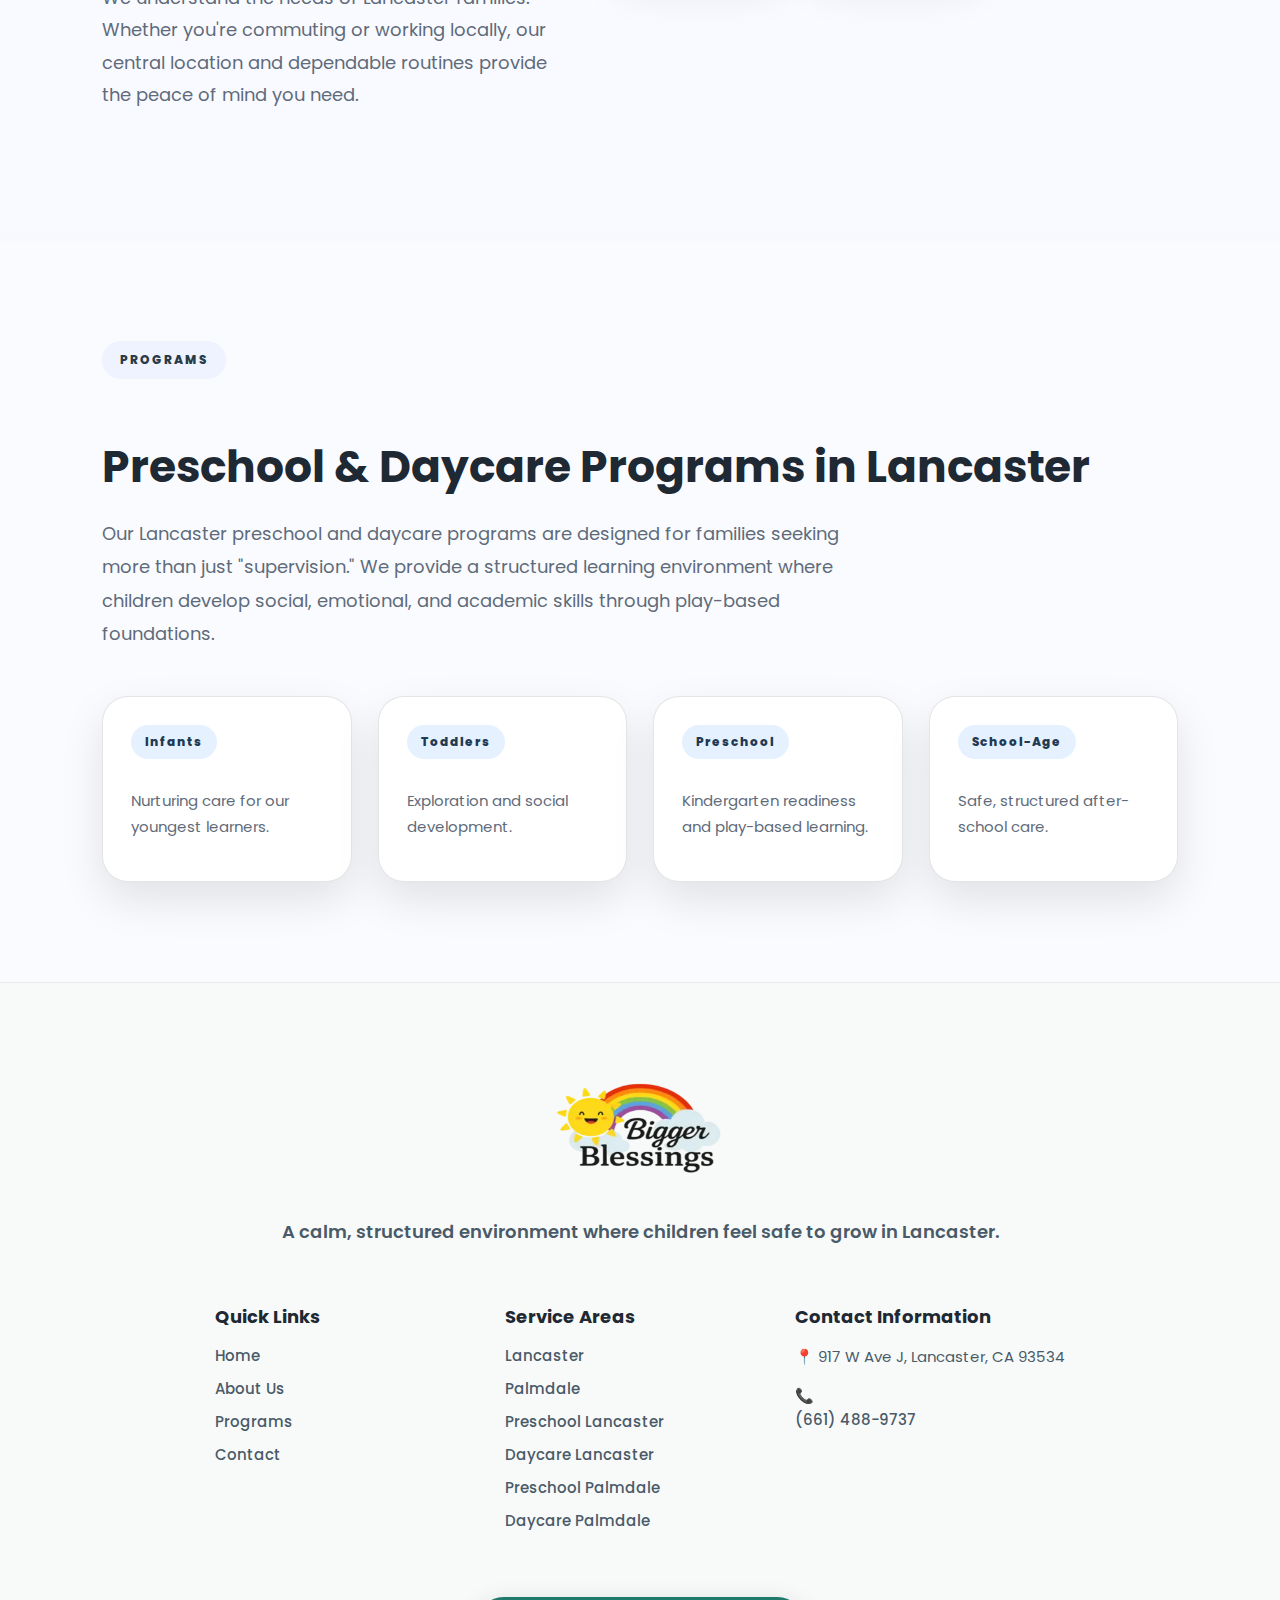
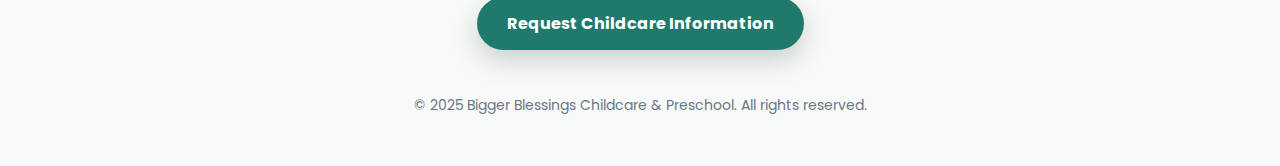
<file: locations/lancaster/index.html>
<!DOCTYPE html>
<html lang="en">

<head>
    <meta charset="UTF-8">
    <meta name="viewport" content="width=device-width, initial-scale=1.0">
    <title>Childcare & Preschool in Lancaster, CA | Bigger Blessings</title>
    <meta name="description"
        content="Bigger Blessings Childcare & Preschool offers quality early education in Lancaster, CA. Licensed for 84 children, serving families with infants through school-age programs.">

    <link rel="icon" type="image/webp" href="/favicon.webp">
    <!-- Google Fonts -->
    <link rel="preconnect" href="https://fonts.googleapis.com">
    <link rel="preconnect" href="https://fonts.gstatic.com" crossorigin>
    <link
        href="https://fonts.googleapis.com/css2?family=Montserrat:wght@400;700;800&family=Poppins:wght@400;500;600;700&display=swap"
        rel="stylesheet">

    <link rel="stylesheet" href="../../css/style.css?v=2.5">

    <!-- Schema.org JSON-LD -->
    <script type="application/ld+json">
    {
      "@context": "https://schema.org",
      "@type": "BreadcrumbList",
      "itemListElement": [{
        "@type": "ListItem",
        "position": 1,
        "name": "Home",
        "item": "https://biggerblessings.com/"
      },{
        "@type": "ListItem",
        "position": 2,
        "name": "Locations",
        "item": "https://biggerblessings.com/locations/"
      },{
        "@type": "ListItem",
        "position": 3,
        "name": "Lancaster",
        "item": "https://biggerblessings.com/locations/lancaster/"
      }]
    }
    </script>
</head>

<body>

    <!-- 🌈 Bigger Blessings Header — Verified & Trusted -->
    <header class="bbp-header" role="banner">
        <div class="bbp-scroll-accent" aria-hidden="true"></div>
        <div class="bbp-container">
            <div class="bbp-logo">
                <a href="/" aria-label="Bigger Blessings Home">
                    <img src="../../images/logo.webp" alt="Bigger Blessings Preschool Logo" width="150" height="81">
                </a>
            </div>
            <nav class="bbp-nav" aria-label="Main navigation">
                <ul>
                    <li><a href="/">Home</a></li>
                    <li><a href="/about/">About</a></li>
                    <li><a href="/programs/">Programs</a></li>
                    <li><a href="/contact/">Contact</a></li>
                </ul>
            </nav>
            <div class="bbp-cta">
                <button class="bbp-phone" type="button" onclick="window.location.href='tel:6614889737';"
                    aria-label="Call Bigger Blessings Childcare">Call 661-488-9737</button>
                <a class="bbp-license" href="https://www.ccld.dss.ca.gov/carefacilitysearch/FacDetail/197750213"
                    target="_blank" rel="noopener noreferrer"
                    aria-label="Verify Bigger Blessings Childcare & Preschool license">CA Licensed #197750213</a>
                <a class="bbp-enroll" href="/enroll/">Enroll Now</a>
            </div>
            <button class="bbp-hamburger" aria-label="Toggle menu" aria-expanded="false">
                <span></span><span></span><span></span>
            </button>
        </div>
        <div class="bbp-scallops"></div>
        <div class="bbp-mobile-menu" aria-label="Mobile navigation">
            <a href="/">Home</a>
            <a href="/about/">About</a>
            <a href="/programs/">Programs</a>
            <a href="/contact/">Contact</a>
            <a href="https://www.ccld.dss.ca.gov/carefacilitysearch/FacDetail/197750213" target="_blank"
                rel="noopener noreferrer" class="bbp-mobile-license">✔ CA Licensed Facility #197750213</a>
            <a class="bbp-mobile-enroll" href="/enroll/">Enroll Now</a>
            <button class="bbp-mobile-phone" type="button" onclick="window.location.href='tel:6614889737';"
                aria-label="Call Bigger Blessings Childcare">Call 661-488-9737</button>
        </div>
    </header>

    <main>
        <!-- =========================================
        LANCASTER LOCATION HERO
        ========================================= -->
        <section class="bb-contact-hero-fw is-dark" aria-label="Childcare in Lancaster, CA"
            style="background-image: url('../../images/bigger-blessings-hero-main.webp');">
            <div class="bb-contact-hero-overlay"></div>
            <div class="bb-contact-hero-wrap">
                <div class="bb-contact-copy">
                    <div class="bb-enroll-hero-kicker"
                        style="color:#fff; border-color:rgba(255,255,255,0.3); background:rgba(0,0,0,0.2);">LANCASTER
                        LOCATION</div>
                    <h1>Quality Childcare & Preschool in Lancaster, CA</h1>
                    <p>Bigger Blessings provides a safe, structured, and nurturing environment for families in
                        Lancaster. Located conveniently on W Ave J, we serve children from infancy through school age.
                    </p>
                    <div class="bb-contact-trust">
                        <span>✓ Licensed for 84 children</span>
                        <span>✓ Near Avenue J & 10th St W</span>
                        <span>✓ Full-time & Part-time options</span>
                    </div>
                </div>
                <div class="bb-contact-verify" style="background: rgba(255,255,255,0.95); backdrop-filter: blur(10px);">
                    <h3>Lancaster Facility Information</h3>
                    <p>📍 917 W Ave J, Lancaster, CA 93534</p>
                    <p>📞 <a href="tel:6614889737" style="color:var(--accent); font-weight:700;">(661) 488-9737</a></p>
                    <p>📧 contact@biggerblessings.com</p>
                    <div class="bb-trust-btns" style="margin-top:20px;">
                        <a class="bb-btn bb-btn-primary" href="/contact/">Schedule a Tour</a>
                    </div>
                </div>
            </div>
        </section>

        <!-- =========================================
        WHY LANCASTER FAMILIES CHOOSE US
        ========================================= -->
        <section class="bb-trust-fw" style="padding-top:80px;">
            <div class="bb-trust-wrap">
                <div class="bb-trust-intro">
                    <div class="bb-trust-image">
                        <img src="../../images/safety-facility-childcare.webp" alt="Childcare facility in Lancaster, CA"
                            width="600" height="400" loading="lazy">
                    </div>
                    <div class="bb-trust-content">
                        <div class="bb-trust-kicker">COMMUNITY TRUST</div>
                        <h2>Serving the Lancaster Community Since 2025</h2>
                        <p class="bb-trust-desc">We understand the needs of Lancaster families. Whether you're commuting
                            or
                            working locally, our central location and dependable routines provide the peace of mind you
                            need.</p>
                    </div>
                </div>
                <div class="bb-trust-grid">
                    <div class="bb-trust-card">
                        <h3>Central Location</h3>
                        <p>Easy access for families living or working near the Lancaster city center and surrounding
                            neighborhoods.</p>
                    </div>
                    <div class="bb-trust-card">
                        <h3>High Standards</h3>
                        <p>As a State-licensed facility, we maintain rigorous safety and educational standards for
                            every child.</p>
                    </div>
                </div>
            </div>
        </section>

        <!-- =========================================
        PROGRAMS OVERVIEW
        ========================================= -->
        <section class="bb-program-age-fw">
            <div class="bb-program-age-wrap">
                <div class="bb-program-age-kicker">PROGRAMS</div>
                <h2>Preschool & Daycare Programs in Lancaster</h2>
                <p class="bb-program-age-desc">Our Lancaster preschool and daycare programs are designed for families
                    seeking more than just "supervision." We provide a structured learning environment where children
                    develop social, emotional, and academic skills through play-based foundations.</p>
                <div class="bb-program-age-grid">
                    <div class="bb-age-card">
                        <span class="bb-age-pill">Infants</span>
                        <p>Nurturing care for our youngest learners.</p>
                    </div>
                    <div class="bb-age-card">
                        <span class="bb-age-pill">Toddlers</span>
                        <p>Exploration and social development.</p>
                    </div>
                    <div class="bb-age-card">
                        <span class="bb-age-pill">Preschool</span>
                        <p>Kindergarten readiness and play-based learning.</p>
                    </div>
                    <div class="bb-age-card">
                        <span class="bb-age-pill">School-Age</span>
                        <p>Safe, structured after-school care.</p>
                    </div>
                </div>
            </div>
        </section>

    </main>

    <!-- 🌿 BIGGER BLESSINGS FOOTER — TRUSTED, VERIFIED, LOCAL SEO -->
    <footer class="bb-footer" role="contentinfo">
        <div class="bb-footer-inner">
            <img src="../../images/footer-logo.webp" alt="Bigger Blessings Childcare & Preschool Logo"
                class="bb-footer-logo" width="180" height="120" loading="lazy">
            <div class="bb-footer-tagline">A calm, structured environment where children feel safe to grow in Lancaster.
            </div>
            <div class="bb-footer-cols">
                <div class="bb-footer-col">
                    <h3>Quick Links</h3>
                    <a href="/">Home</a>
                    <a href="/about/">About Us</a>
                    <a href="/programs/">Programs</a>
                    <a href="/contact/">Contact</a>
                </div>
                <div class="bb-footer-col">
                    <h3>Service Areas</h3>
                    <a href="/locations/lancaster/">Lancaster</a>
                    <a href="/locations/palmdale/">Palmdale</a>
                    <a href="/preschool-lancaster-ca/">Preschool Lancaster</a>
                    <a href="/daycare-lancaster-ca/">Daycare Lancaster</a>
                    <a href="/preschool-palmdale-ca/">Preschool Palmdale</a>
                    <a href="/daycare-palmdale-ca/">Daycare Palmdale</a>
                </div>
                <div class="bb-footer-col">
                    <h3>Contact Information</h3>
                    <p>📍 917 W Ave J, Lancaster, CA 93534</p>
                    <p>📞 <a href="tel:6614889737">(661) 488-9737</a></p>
                </div>
            </div>
            <a href="/contact/" class="bb-footer-btn">Request Childcare Information</a>
            <div class="bb-footer-copy">© 2025 Bigger Blessings Childcare & Preschool. All rights reserved.</div>
        </div>
    </footer>

    <script src="../../js/main.js"></script>
</body>

</html>
</file>
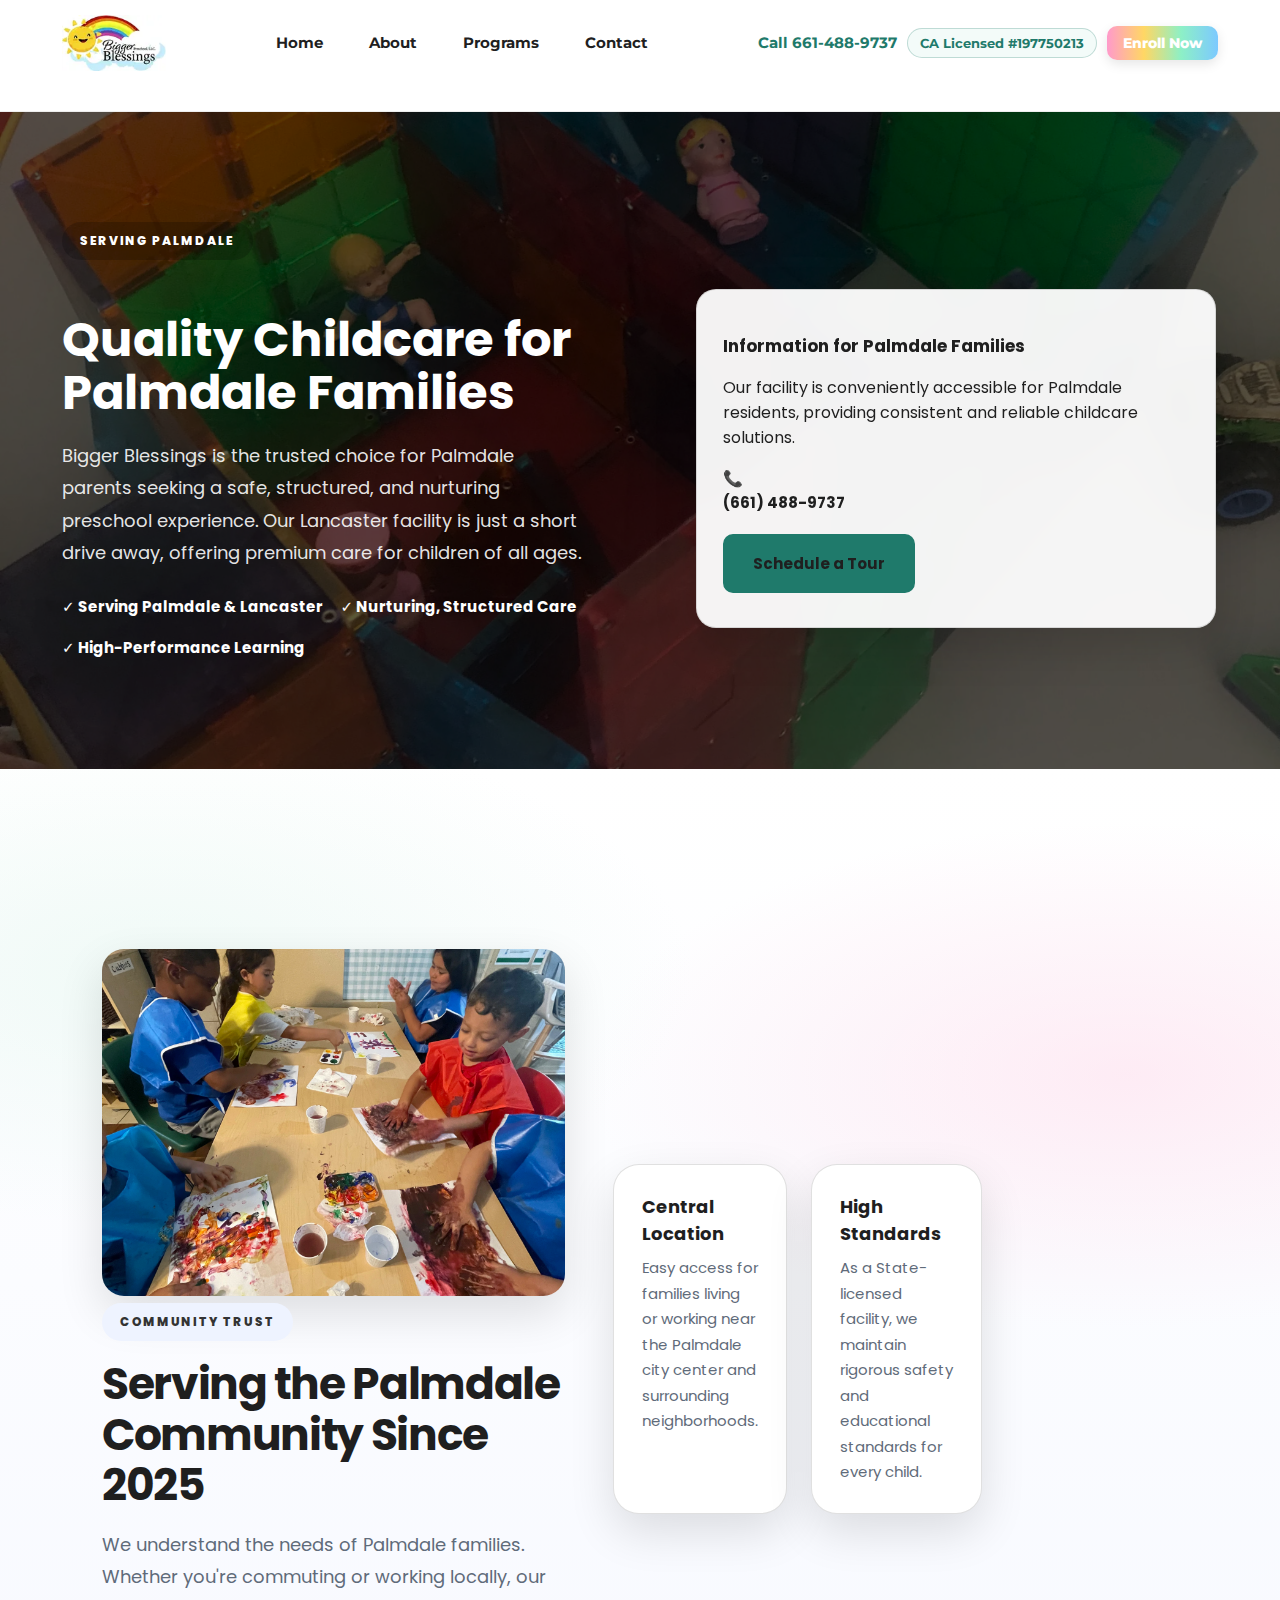
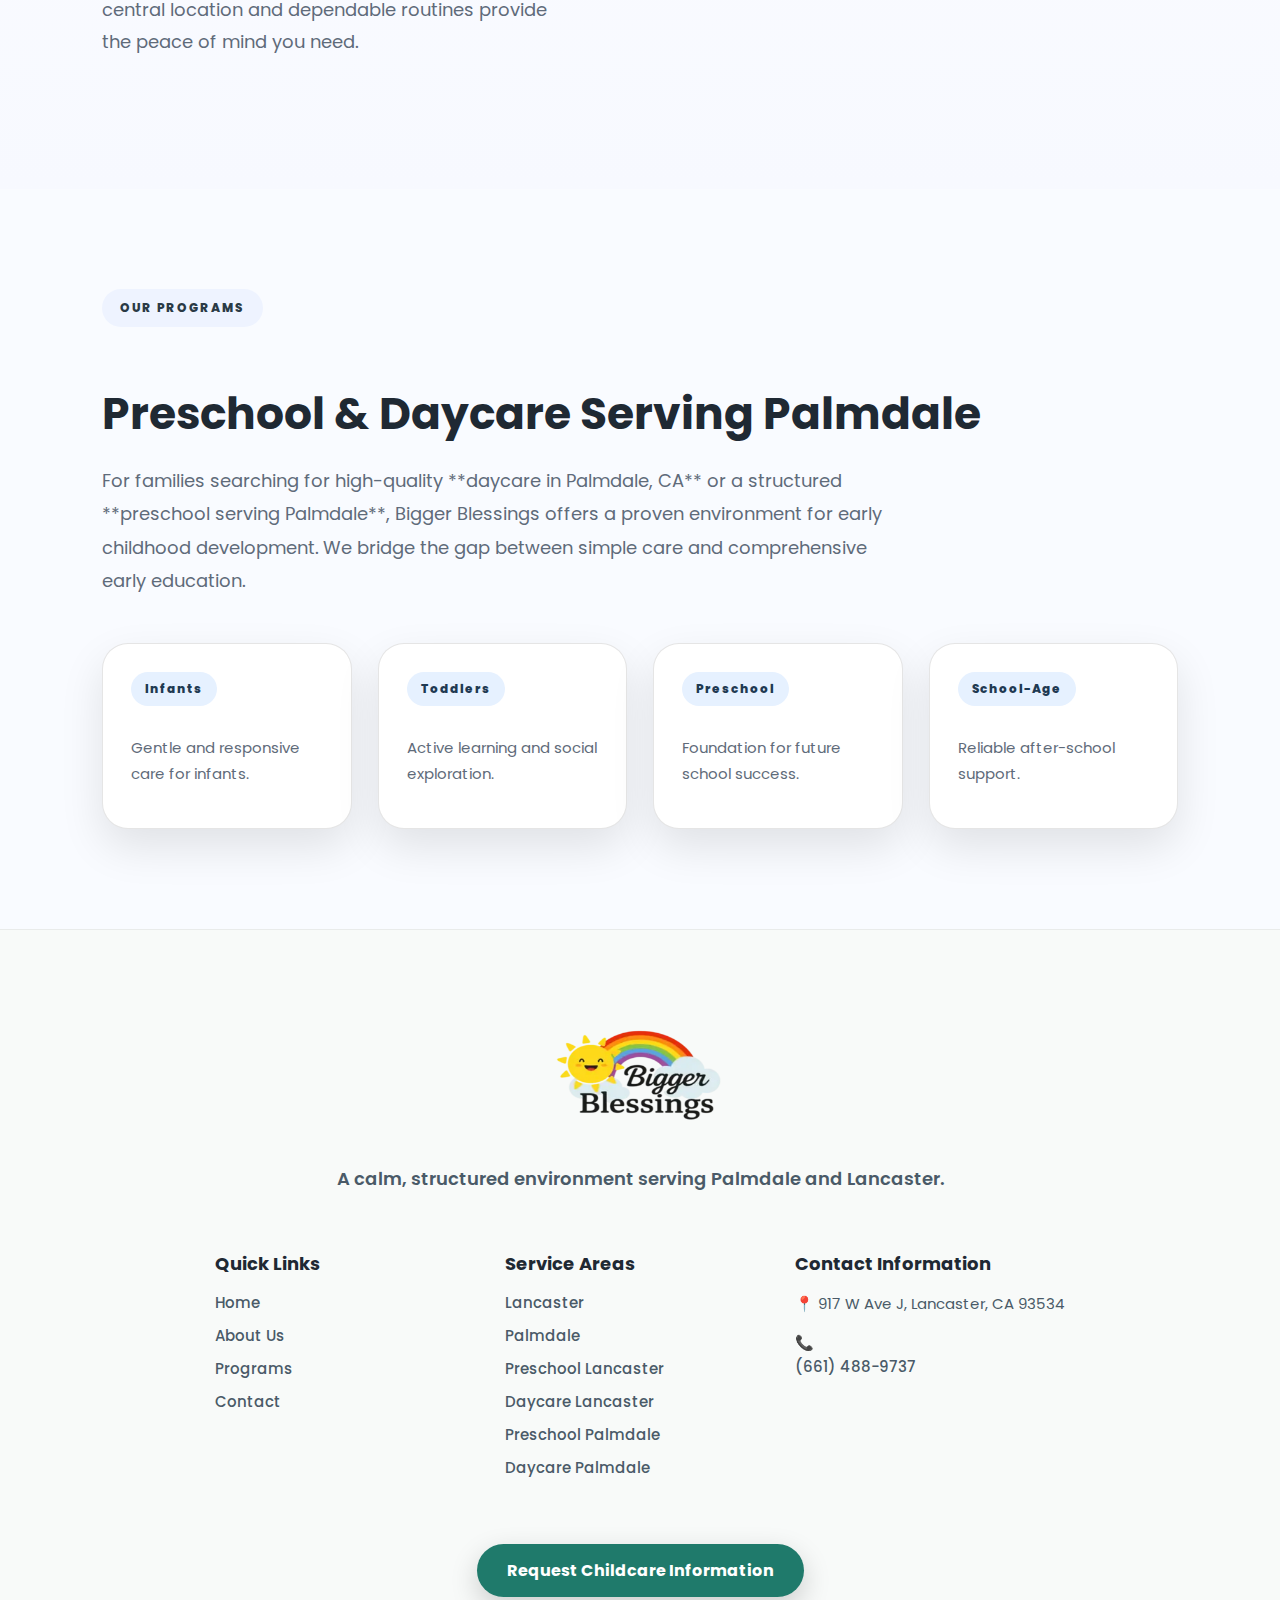
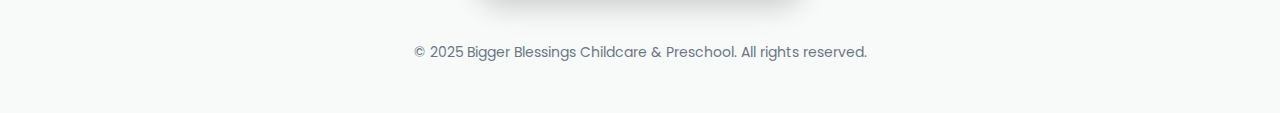
<file: locations/palmdale/index.html>
<!DOCTYPE html>
<html lang="en">

<head>
    <meta charset="UTF-8">
    <meta name="viewport" content="width=device-width, initial-scale=1.0">
    <title>Childcare & Preschool serving Palmdale, CA | Bigger Blessings</title>
    <meta name="description"
        content="Bigger Blessings Childcare & Preschool serves Palmdale families with high-quality early education, infant programs, and school-age care just a short drive away.">

    <link rel="icon" type="image/webp" href="/favicon.webp">
    <!-- Google Fonts -->
    <link rel="preconnect" href="https://fonts.googleapis.com">
    <link rel="preconnect" href="https://fonts.gstatic.com" crossorigin>
    <link
        href="https://fonts.googleapis.com/css2?family=Montserrat:wght@400;700;800&family=Poppins:wght@400;500;600;700&display=swap"
        rel="stylesheet">

    <link rel="stylesheet" href="../../css/style.css?v=2.5">

    <!-- Schema.org JSON-LD -->
    <script type="application/ld+json">
    {
      "@context": "https://schema.org",
      "@type": "BreadcrumbList",
      "itemListElement": [{
        "@type": "ListItem",
        "position": 1,
        "name": "Home",
        "item": "https://biggerblessings.com/"
      },{
        "@type": "ListItem",
        "position": 2,
        "name": "Locations",
        "item": "https://biggerblessings.com/locations/"
      },{
        "@type": "ListItem",
        "position": 3,
        "name": "Palmdale",
        "item": "https://biggerblessings.com/locations/palmdale/"
      }]
    }
    </script>
</head>

<body>

    <!-- 🌈 Bigger Blessings Header — Verified & Trusted -->
    <header class="bbp-header" role="banner">
        <div class="bbp-scroll-accent" aria-hidden="true"></div>
        <div class="bbp-container">
            <div class="bbp-logo">
                <a href="/" aria-label="Bigger Blessings Home">
                    <img src="../../images/logo.webp" alt="Bigger Blessings Preschool Logo" width="150" height="81">
                </a>
            </div>
            <nav class="bbp-nav" aria-label="Main navigation">
                <ul>
                    <li><a href="/">Home</a></li>
                    <li><a href="/about/">About</a></li>
                    <li><a href="/programs/">Programs</a></li>
                    <li><a href="/contact/">Contact</a></li>
                </ul>
            </nav>
            <div class="bbp-cta">
                <button class="bbp-phone" type="button" onclick="window.location.href='tel:6614889737';"
                    aria-label="Call Bigger Blessings Childcare">Call 661-488-9737</button>
                <a class="bbp-license" href="https://www.ccld.dss.ca.gov/carefacilitysearch/FacDetail/197750213"
                    target="_blank" rel="noopener noreferrer"
                    aria-label="Verify Bigger Blessings Childcare & Preschool license">CA Licensed #197750213</a>
                <a class="bbp-enroll" href="/enroll/">Enroll Now</a>
            </div>
            <button class="bbp-hamburger" aria-label="Toggle menu" aria-expanded="false">
                <span></span><span></span><span></span>
            </button>
        </div>
        <div class="bbp-scallops"></div>
        <div class="bbp-mobile-menu" aria-label="Mobile navigation">
            <a href="/">Home</a>
            <a href="/about/">About</a>
            <a href="/programs/">Programs</a>
            <a href="/contact/">Contact</a>
            <a href="https://www.ccld.dss.ca.gov/carefacilitysearch/FacDetail/197750213" target="_blank"
                rel="noopener noreferrer" class="bbp-mobile-license">✔ CA Licensed Facility #197750213</a>
            <a class="bbp-mobile-enroll" href="/enroll/">Enroll Now</a>
            <button class="bbp-mobile-phone" type="button" onclick="window.location.href='tel:6614889737';"
                aria-label="Call Bigger Blessings Childcare">Call 661-488-9737</button>
        </div>
    </header>

    <main>
        <!-- =========================================
        PALMDALE AREA HERO
        ========================================= -->
        <section class="bb-contact-hero-fw is-dark" aria-label="Childcare serving Palmdale, CA"
            style="background-image: url('../../images/classroom-activity-preschool.webp');">
            <div class="bb-contact-hero-overlay"></div>
            <div class="bb-contact-hero-wrap">
                <div class="bb-contact-copy">
                    <div class="bb-enroll-hero-kicker"
                        style="color:#fff; border-color:rgba(255,255,255,0.3); background:rgba(0,0,0,0.2);">SERVING
                        PALMDALE</div>
                    <h1>Quality Childcare for Palmdale Families</h1>
                    <p>Bigger Blessings is the trusted choice for Palmdale parents seeking a safe, structured, and
                        nurturing preschool experience. Our Lancaster facility is just a short drive away, offering
                        premium care for children of all ages.</p>
                    <div class="bb-contact-trust">
                        <span>✓ Serving Palmdale & Lancaster</span>
                        <span>✓ Nurturing, Structured Care</span>
                        <span>✓ High-Performance Learning</span>
                    </div>
                </div>
                <div class="bb-contact-verify" style="background: rgba(255,255,255,0.95); backdrop-filter: blur(10px);">
                    <h3>Information for Palmdale Families</h3>
                    <p>Our facility is conveniently accessible for Palmdale residents, providing consistent and reliable
                        childcare solutions.</p>
                    <p>📞 <a href="tel:6614889737" style="color:var(--accent); font-weight:700;">(661) 488-9737</a></p>
                    <div class="bb-trust-btns" style="margin-top:20px;">
                        <a class="bb-btn bb-btn-primary" href="/contact/">Schedule a Tour</a>
                    </div>
                </div>
            </div>
        </section>

        <!-- =========================================
        WHY PALMDALE PARENTS CHOOSE US
        ========================================= -->
        <section class="bb-trust-fw" style="padding-top:80px;">
            <div class="bb-trust-wrap">
                <div class="bb-trust-intro">
                    <div class="bb-trust-image">
                        <img src="../../images/safety-facility-childcare.webp" alt="Childcare facility in Palmdale, CA"
                            width="600" height="400" loading="lazy">
                    </div>
                    <div class="bb-trust-content">
                        <div class="bb-trust-kicker">COMMUNITY TRUST</div>
                        <h2>Serving the Palmdale Community Since 2025</h2>
                        <p class="bb-trust-desc">We understand the needs of Palmdale families. Whether you're commuting
                            or
                            working locally, our central location and dependable routines provide the peace of mind you
                            need.</p>
                    </div>
                </div>
                <div class="bb-trust-grid">
                    <div class="bb-trust-card">
                        <h3>Central Location</h3>
                        <p>Easy access for families living or working near the Palmdale city center and surrounding
                            neighborhoods.</p>
                    </div>
                    <div class="bb-trust-card">
                        <h3>High Standards</h3>
                        <p>As a State-licensed facility, we maintain rigorous safety and educational standards for
                            every child.</p>
                    </div>
                </div>
            </div>
        </section>

        <!-- =========================================
        PROGRAMS OVERVIEW
        ========================================= -->
        <section class="bb-program-age-fw">
            <div class="bb-program-age-wrap">
                <div class="bb-program-age-kicker">OUR PROGRAMS</div>
                <h2>Preschool & Daycare Serving Palmdale</h2>
                <p class="bb-program-age-desc">For families searching for high-quality **daycare in Palmdale, CA** or a
                    structured **preschool serving Palmdale**, Bigger Blessings offers a proven environment for early
                    childhood development. We bridge the gap between simple care and comprehensive early education.</p>
                <div class="bb-program-age-grid">
                    <div class="bb-age-card">
                        <span class="bb-age-pill">Infants</span>
                        <p>Gentle and responsive care for infants.</p>
                    </div>
                    <div class="bb-age-card">
                        <span class="bb-age-pill">Toddlers</span>
                        <p>Active learning and social exploration.</p>
                    </div>
                    <div class="bb-age-card">
                        <span class="bb-age-pill">Preschool</span>
                        <p>Foundation for future school success.</p>
                    </div>
                    <div class="bb-age-card">
                        <span class="bb-age-pill">School-Age</span>
                        <p>Reliable after-school support.</p>
                    </div>
                </div>
            </div>
        </section>

    </main>

    <!-- 🌿 BIGGER BLESSINGS FOOTER — TRUSTED, VERIFIED, LOCAL SEO -->
    <footer class="bb-footer" role="contentinfo">
        <div class="bb-footer-inner">
            <img src="../../images/footer-logo.webp" alt="Bigger Blessings Childcare & Preschool Logo"
                class="bb-footer-logo" width="180" height="120" loading="lazy">
            <div class="bb-footer-tagline">A calm, structured environment serving Palmdale and Lancaster.</div>
            <div class="bb-footer-cols">
                <div class="bb-footer-col">
                    <h3>Quick Links</h3>
                    <a href="/">Home</a>
                    <a href="/about/">About Us</a>
                    <a href="/programs/">Programs</a>
                    <a href="/contact/">Contact</a>
                </div>
                <div class="bb-footer-col">
                    <h3>Service Areas</h3>
                    <a href="/locations/lancaster/">Lancaster</a>
                    <a href="/locations/palmdale/">Palmdale</a>
                    <a href="/preschool-lancaster-ca/">Preschool Lancaster</a>
                    <a href="/daycare-lancaster-ca/">Daycare Lancaster</a>
                    <a href="/preschool-palmdale-ca/">Preschool Palmdale</a>
                    <a href="/daycare-palmdale-ca/">Daycare Palmdale</a>
                </div>
                <div class="bb-footer-col">
                    <h3>Contact Information</h3>
                    <p>📍 917 W Ave J, Lancaster, CA 93534</p>
                    <p>📞 <a href="tel:6614889737">(661) 488-9737</a></p>
                </div>
            </div>
            <a href="/contact/" class="bb-footer-btn">Request Childcare Information</a>
            <div class="bb-footer-copy">© 2025 Bigger Blessings Childcare & Preschool. All rights reserved.</div>
        </div>
    </footer>

    <script src="../../js/main.js"></script>
</body>

</html>
</file>
<file: css/style.css>
:root {
    --ink: #1f1f1f;
    --muted: #5f6b7a;
    --border: rgba(0, 0, 0, .12);
    --rainbow: linear-gradient(90deg, #ff9acb, #ffd764, #8df0c6, #7cc9ff);
    --teal: #1f7a6b;
    --cta-primary: #1f7a6b;
    --cta-primary-hover: #17665a;
    --shadow: 0 18px 46px rgba(0, 0, 0, .12);
    --header-height: 85px;

    /* Rainbow Soft Palette */
    --p-pink: #ffd6e8;
    --p-peach: #ffe6c7;
    --p-mint: #dff5ec;
    --p-blue: #e6f1ff;
    --rainbow-soft: linear-gradient(135deg, var(--p-pink), var(--p-peach), var(--p-mint), var(--p-blue));
}

*,
*::before,
*::after {
    box-sizing: border-box;
}

body {
    margin: 0;
    padding: 0;
    font-family: 'Montserrat', system-ui, sans-serif;
    color: var(--ink);
    overflow-x: hidden;
    /* Prevent accidental horizontal wiggle */
}

/* Header base */
.bbp-header {
    position: sticky;
    top: 0;
    z-index: 1000;
    background: #fff;
    border-bottom: 1px solid #eee;
}

/* Scroll Accent */
.bbp-scroll-accent {
    position: absolute;
    top: 0;
    left: 0;
    width: 100%;
    height: 3px;
    background: var(--rainbow);
    opacity: 0;
    transition: opacity .3s ease;
}

.bbp-scroll-accent.active {
    opacity: 1;
}

/* Layout */
.bbp-container {
    max-width: 1200px;
    margin: auto;
    padding: 14px 22px;
    display: flex;
    align-items: center;
    justify-content: space-between;
    gap: 18px;
    height: var(--header-height);
    box-sizing: border-box;
}

/* Logo */
.bbp-logo img {
    max-height: 56px;
    width: auto;
    display: block;
}

/* Nav */
.bbp-nav ul {
    display: flex;
    gap: 26px;
    list-style: none;
    margin: 0;
    padding: 0;
}

.bbp-nav a {
    font-weight: 700;
    font-size: 15px;
    color: var(--ink);
    text-decoration: none;
    padding: 8px 10px;
    border-radius: 8px;
    transition: all 0.2s ease;
}

.bbp-nav a:hover {
    background: var(--rainbow);
    background-clip: text;
    -webkit-background-clip: text;
    color: transparent;
}

/* CTA group */
.bbp-cta {
    display: flex;
    align-items: center;
    gap: 10px;
}

/* Phone */
.bbp-phone {
    font-weight: 700;
    color: var(--teal);
    background: none;
    border: none;
    cursor: pointer;
    padding: 0;
    font-family: inherit;
    font-size: 15px;
}

/* License */
.bbp-license {
    font-size: 13px;
    font-weight: 700;
    color: var(--teal);
    text-decoration: none;
    padding: 6px 12px;
    border: 1px solid rgba(31, 122, 107, .25);
    border-radius: 999px;
    background: #f3fbf9;
    transition: background 0.2s ease;
}

.bbp-license:hover {
    background: #e6f7f3;
}

/* Enroll */
.bbp-enroll {
    background: var(--rainbow);
    color: #fff;
    font-weight: 800;
    font-size: 14px;
    padding: 8px 16px;
    border-radius: 10px;
    text-decoration: none;
    box-shadow: 0 4px 12px rgba(0, 0, 0, .1);
    transition: transform 0.2s ease, box-shadow 0.2s ease;
}

.bbp-enroll:hover {
    transform: translateY(-2px);
    box-shadow: 0 6px 16px rgba(0, 0, 0, .15);
}

/* Scallops */
.bbp-scallops {
    height: 26px;
    background: #fff;
    -webkit-mask: radial-gradient(13px at 13px 0, #000 99%, transparent 100%) repeat-x left top / 26px 26px;
    mask: radial-gradient(13px at 13px 0, #000 99%, transparent 100%) repeat-x left top / 26px 26px;
}

/* Mobile */
.bbp-hamburger {
    display: none;
    flex-direction: column;
    gap: 5px;
    background: none;
    border: none;
    cursor: pointer;
    padding: 5px;
}

.bbp-hamburger span {
    width: 26px;
    height: 3px;
    background: #444;
    border-radius: 4px;
    transition: all 0.3s ease;
}

.bbp-mobile-menu {
    display: none;
    flex-direction: column;
    background: #fff;
    border-bottom: 1px solid #eee;
}

.bbp-mobile-menu a,
.bbp-mobile-phone {
    padding: 14px 22px;
    font-weight: 700;
    border-bottom: 1px solid #f1f1f1;
    text-decoration: none;
    color: #444;
    background: none;
    border: none;
    text-align: left;
    font-family: inherit;
    font-size: 16px;
}

.bbp-mobile-phone {
    color: var(--teal);
    cursor: pointer;
}

.bbp-mobile-license {
    font-size: 14px;
    background: #f3fbf9 !important;
    color: var(--teal) !important;
}

.bbp-mobile-enroll {
    background: var(--rainbow) !important;
    color: #fff !important;
}

/* Responsive */
@media(max-width: 900px) {
    .bbp-nav {
        display: none;
    }

    .bbp-hamburger {
        display: flex;
    }

    .bbp-cta .bbp-phone,
    .bbp-cta .bbp-enroll {
        display: none;
    }

    .bbp-logo img {
        max-height: 48px;
    }
}

@media(max-width: 700px) {
    .bbp-license {
        display: none;
    }
}

/* =========================================
   HOMEPAGE COMPONENTS
   ========================================= */

/* Hero */
.bb-hero-fw {
    width: 100vw;
    margin-left: calc(50% - 50vw);
    position: relative;
    font-family: 'Poppins', system-ui, sans-serif;
    overflow: hidden;
    box-sizing: border-box;
}

.bb-hero-img {
    position: absolute;
    inset: 0;
    width: 100%;
    height: 100%;
    object-fit: cover;
    z-index: 1;
}

.bb-hero-fw::before {
    content: "";
    position: absolute;
    inset: 0;
    background: linear-gradient(to bottom, rgba(255, 255, 255, .90), rgba(255, 255, 255, .96));
    z-index: 2;
}

.bb-hero-wrap {
    position: relative;
    z-index: 3;
    max-width: 1120px;
    margin: 0 auto;
    padding: 110px 22px 100px;
}

@media(max-width: 768px) {
    .bb-hero-wrap {
        padding: 80px 22px 60px;
        text-align: center;
    }

    .bb-hero-wrap h1 {
        font-size: 36px !important;
    }

    .bb-hero-btns {
        justify-content: center;
    }
}

.bb-hero-kicker {
    display: inline-block;
    padding: 10px 18px;
    border-radius: 999px;
    font-size: 12px;
    font-weight: 800;
    letter-spacing: .14em;
    text-transform: uppercase;
    background: #eef3ff;
    color: #333;
    margin-bottom: 20px;
}

.bb-hero-wrap h1 {
    font-size: 56px;
    line-height: 1.08;
    letter-spacing: -.03em;
    margin: 0 0 18px;
    color: var(--ink);
    max-width: 860px;
}

.bb-hero-desc {
    font-size: 18px;
    line-height: 1.85;
    color: var(--muted);
    max-width: 760px;
}

.bb-hero-btns {
    display: flex;
    gap: 16px;
    flex-wrap: wrap;
    margin-top: 32px;
}

.bb-hero-trust {
    margin-top: 26px;
    font-size: 15px;
    color: #47525e;
    display: flex;
    flex-wrap: wrap;
    gap: 18px;
}

.bb-hero-trust span {
    display: inline-flex;
    align-items: center;
    gap: 8px;
    font-weight: 700;
}

/* Trust Section */
.bb-trust-fw {
    width: 100vw;
    margin-left: calc(50% - 50vw);
    background: radial-gradient(900px 420px at 12% 20%, rgba(223, 245, 236, .45), transparent 60%), radial-gradient(900px 420px at 88% 30%, rgba(255, 214, 232, .45), transparent 60%), linear-gradient(to bottom, #ffffff, #f7f9ff);
    font-family: 'Poppins', system-ui, sans-serif;
}

.bb-trust-wrap {
    max-width: 1120px;
    margin: 0 auto;
    padding: clamp(60px, 8vw, 100px) 22px;
    display: grid;
    grid-template-columns: 1fr;
    gap: 48px;
    align-items: center;
}

@media(min-width:768px) {
    .bb-trust-wrap {
        grid-template-columns: .9fr 1.1fr;
    }
}

.bb-trust-image {
    text-align: left;
    margin-bottom: 0;
}

.bb-trust-image img {
    width: 100%;
    height: auto;
    aspect-ratio: 4 / 3;
    max-height: 50vh;
    object-fit: cover;
    border-radius: 22px;
    box-shadow: var(--shadow);
}

.bb-trust-content {
    text-align: left;
}

.bb-trust-kicker {
    display: inline-block;
    padding: 10px 18px;
    border-radius: 999px;
    font-size: 12px;
    font-weight: 800;
    letter-spacing: .14em;
    text-transform: uppercase;
    background: #eef3ff;
    color: #333;
    margin-bottom: 18px;
}

.bb-trust-wrap h2 {
    font-size: clamp(30px, 5vw, 44px);
    line-height: 1.15;
    letter-spacing: -.03em;
    margin: 0 0 16px;
    color: var(--ink);
}

.bb-trust-desc {
    font-size: 18px;
    line-height: 1.8;
    color: var(--muted);
    margin-bottom: 30px;
}

.bb-trust-grid {
    display: grid;
    grid-template-columns: 1fr;
    gap: 24px;
    margin-top: 40px;
}

@media(min-width:900px) {
    .bb-trust-grid {
        grid-template-columns: repeat(3, 1fr);
    }
}

.bb-trust-card {
    background: #fff;
    border: 1px solid var(--border);
    border-radius: 26px;
    padding: 28px;
    box-shadow: var(--shadow);
}

.bb-trust-icon {
    width: 46px;
    height: 46px;
    border-radius: 14px;
    display: flex;
    align-items: center;
    justify-content: center;
    font-size: 20px;
    background: #f5f8ff;
    border: 1px solid var(--border);
    margin-bottom: 14px;
}

.bb-trust-card h3 {
    font-size: 18px;
    margin: 0 0 8px;
}

.bb-trust-card p {
    font-size: 15px;
    line-height: 1.7;
    color: var(--muted);
    margin: 0;
}

.bb-trust-cta {
    margin-top: 48px;
    border-radius: 34px;
    padding: 40px;
    background: #ffffff;
    border: 1px solid var(--border);
    box-shadow: var(--shadow);
}

.bb-trust-cta h4 {
    font-size: 22px;
    margin: 0 0 10px;
}

.bb-trust-cta p {
    font-size: 16px;
    color: var(--muted);
    line-height: 1.75;
    max-width: 720px;
}

.bb-trust-btns {
    display: flex;
    gap: 16px;
    flex-wrap: wrap;
    margin-top: 24px;
}

.bb-trust-links {
    margin-top: 18px;
    font-size: 14px;
    color: #6b7785;
}

.bb-trust-links a {
    color: var(--teal);
    font-weight: 600;
    text-decoration: none;
}

.bb-trust-links a:hover {
    text-decoration: underline;
}

/* Programs Age */
.bb-program-age-fw {
    width: 100%;
    background: #f9fbff;
    font-family: 'Poppins', system-ui, sans-serif;
}

.bb-program-age-wrap {
    max-width: 1120px;
    margin: auto;
    padding: 100px 22px;
}

.bb-program-age-image {
    max-width: 860px;
    margin: 0 auto 46px;
    border-radius: 28px;
    overflow: hidden;
    box-shadow: 0 22px 52px rgba(0, 0, 0, .12);
}

.bb-program-age-image img {
    width: 100%;
    height: 550px;
    /* Balanced height for preschool activity */
    object-fit: cover;
    display: block;
}

.bb-program-age-kicker {
    display: inline-block;
    padding: 10px 18px;
    border-radius: 999px;
    font-size: 12px;
    font-weight: 800;
    letter-spacing: .14em;
    text-transform: uppercase;
    background: #eef3ff;
    color: #2a3a46;
    margin-bottom: 18px;
}

.bb-program-age-wrap h2 {
    font-size: 44px;
    margin-bottom: 16px;
    color: #1f2933;
}

.bb-program-age-desc {
    font-size: 18px;
    line-height: 1.85;
    color: #5f6b7a;
    max-width: 780px;
}

.bb-program-age-grid {
    display: grid;
    grid-template-columns: 1fr;
    gap: 26px;
    margin-top: 46px;
}

@media(min-width:900px) {
    .bb-program-age-grid {
        grid-template-columns: repeat(4, 1fr);
    }
}

.bb-age-card {
    background: #ffffff;
    border: 1px solid rgba(0, 0, 0, .1);
    border-radius: 26px;
    padding: 28px;
    box-shadow: 0 18px 44px rgba(0, 0, 0, .1);
}

.bb-age-pill {
    display: inline-block;
    padding: 8px 14px;
    border-radius: 999px;
    font-size: 12px;
    font-weight: 800;
    letter-spacing: .08em;
    background: #e6f1ff;
    color: #1f3a52;
    margin-bottom: 14px;
}

.bb-age-card h3 {
    font-size: 18px;
    margin: 0 0 10px;
    color: #1f2933;
}

.bb-age-card p {
    font-size: 15px;
    line-height: 1.7;
    color: #5f6b7a;
    margin-bottom: 14px;
}

.bb-age-meta {
    font-size: 13px;
    line-height: 1.6;
    color: #3f4c5a;
}

.bb-age-meta strong {
    color: #1f2933;
}

/* Safety Section */
.bb-safety-fw {
    width: 100%;
    background: radial-gradient(900px 420px at 12% 20%, rgba(255, 230, 199, .45), transparent 60%), radial-gradient(900px 420px at 88% 30%, rgba(230, 241, 255, .45), transparent 60%), linear-gradient(to bottom, #fff8f1, #ffffff);
    font-family: 'Poppins', system-ui, sans-serif;
}

.bb-safety-wrap {
    max-width: 1120px;
    margin: 0 auto;
    padding: 90px 22px 100px;
    display: grid;
    grid-template-columns: 1fr;
    gap: 44px;
}

@media(min-width:900px) {
    .bb-safety-wrap {
        grid-template-columns: 1.05fr .95fr;
        align-items: start;
    }
}

.bb-safety-kicker {
    display: inline-block;
    padding: 10px 18px;
    border-radius: 999px;
    font-size: 12px;
    font-weight: 800;
    letter-spacing: .14em;
    text-transform: uppercase;
    background: #eef3ff;
    color: #333;
    margin-bottom: 18px;
}

.bb-safety-wrap h2 {
    font-size: 44px;
    line-height: 1.15;
    letter-spacing: -.03em;
    margin: 0 0 16px;
    color: #1f1f1f;
}

.bb-safety-desc {
    font-size: 18px;
    line-height: 1.8;
    color: #5f6b7a;
    max-width: 640px;
}

.bb-safety-btns {
    display: flex;
    gap: 14px;
    flex-wrap: wrap;
    margin-top: 26px;
}

.bb-safety-grid {
    display: grid;
    grid-template-columns: 1fr;
    gap: 22px;
}

@media(min-width:600px) {
    .bb-safety-grid {
        grid-template-columns: 1fr 1fr;
    }
}

.bb-safety-card {
    background: #fff;
    border: 1px solid rgba(0, 0, 0, .12);
    border-radius: 26px;
    padding: 26px;
    box-shadow: 0 18px 46px rgba(0, 0, 0, .12);
}

.bb-safety-card h3 {
    font-size: 17px;
    margin: 0 0 8px;
    color: #1f1f1f;
}

.bb-safety-card p {
    font-size: 15px;
    line-height: 1.7;
    color: #5f6b7a;
    margin: 0;
}

/* Testimonials */
.bb-test-fw {
    width: 100%;
    background: radial-gradient(900px 420px at 15% 25%, rgba(223, 245, 236, .45), transparent 60%), radial-gradient(900px 420px at 85% 30%, rgba(255, 214, 232, .45), transparent 60%), linear-gradient(to bottom, #ffffff, #f7f9ff);
    font-family: 'Poppins', system-ui, sans-serif;
}

.bb-test-wrap {
    max-width: 1120px;
    margin: 0 auto;
    padding: 90px 22px 100px;
}

.bb-test-image {
    max-width: 760px;
    margin: 0 auto 48px;
}

.bb-test-image img {
    width: 100%;
    height: 550px;
    object-fit: cover;
    border-radius: 28px;
    box-shadow: 0 22px 50px rgba(0, 0, 0, .10);
}

.bb-test-kicker {
    display: inline-block;
    padding: 10px 18px;
    border-radius: 999px;
    font-size: 12px;
    font-weight: 700;
    letter-spacing: .14em;
    text-transform: uppercase;
    background: linear-gradient(90deg, #e7f7f1, #ffe7f2, #eef3ff);
    color: #444;
    margin-bottom: 18px;
}

.bb-test-wrap h2 {
    font-size: 44px;
    line-height: 1.15;
    letter-spacing: -.03em;
    margin: 0 0 14px;
    color: #1f2933;
}

.bb-test-desc {
    font-size: 18px;
    line-height: 1.8;
    color: #5b6770;
    max-width: 760px;
    margin-bottom: 48px;
}

.bb-test-grid {
    display: grid;
    grid-template-columns: 1fr;
    gap: 24px;
}

@media(min-width:900px) {
    .bb-test-grid {
        grid-template-columns: repeat(3, 1fr);
    }
}

.bb-test-card {
    background: #fff;
    border: 1px solid #e6ebf1;
    border-radius: 26px;
    padding: 30px;
    box-shadow: 0 14px 34px rgba(0, 0, 0, .06);
    display: flex;
    flex-direction: column;
    justify-content: space-between;
}

.bb-test-quote {
    font-size: 16px;
    line-height: 1.75;
    color: #2a2f36;
    margin-bottom: 22px;
}

.bb-test-meta {
    border-top: 1px solid #e6ebf1;
    padding-top: 14px;
    font-size: 14px;
    color: #6b7680;
}

.bb-test-meta strong {
    color: #1f2933;
    font-weight: 700;
}

.bb-test-cta {
    margin-top: 56px;
    padding: 36px;
    border-radius: 30px;
    background: #ffffff;
    border: 1px solid #e6ebf1;
    box-shadow: 0 18px 42px rgba(0, 0, 0, .08);
}

.bb-test-cta h3 {
    font-size: 22px;
    margin: 0 0 10px;
    color: #1f2933;
}

.bb-test-cta p {
    font-size: 16px;
    color: #5b6770;
    line-height: 1.7;
    max-width: 720px;
}

.bb-test-btns {
    display: flex;
    gap: 14px;
    flex-wrap: wrap;
    margin-top: 22px;
}

/* Team Section */
.bb-team-fw {
    width: 100%;
    background: radial-gradient(900px 420px at 15% 20%, rgba(230, 241, 255, .45), transparent 60%), radial-gradient(900px 420px at 85% 30%, rgba(223, 245, 236, .45), transparent 60%), linear-gradient(to bottom, #f7f9ff, #ffffff);
    font-family: 'Poppins', system-ui, sans-serif;
}

.bb-team-wrap {
    max-width: 1120px;
    margin: 0 auto;
    padding: 90px 22px 100px;
}

.bb-team-kicker {
    display: inline-block;
    padding: 10px 18px;
    border-radius: 999px;
    font-size: 12px;
    font-weight: 800;
    letter-spacing: .14em;
    text-transform: uppercase;
    background: var(--rainbow-soft);
    color: #444;
}

.bb-team-wrap h2 {
    font-size: 46px;
    line-height: 1.1;
    letter-spacing: -.03em;
    margin: 20px 0 14px;
    color: var(--ink);
}

.bb-team-desc {
    font-size: 18px;
    line-height: 1.8;
    color: var(--muted);
    max-width: 760px;
}

.bb-team-grid {
    display: grid;
    grid-template-columns: repeat(auto-fit, minmax(280px, 1fr));
    gap: 40px;
    margin-top: 42px;
}

.bb-team-card {
    background: #fff;
    border: 1px solid var(--border);
    border-radius: 28px;
    padding: 28px;
    box-shadow: var(--shadow);
    display: flex;
    flex-direction: column;
    gap: 14px;
}

.bb-team-head {
    display: flex;
    gap: 14px;
    align-items: center;
}

.bb-team-avatar {
    width: 80px;
    height: 80px;
    border-radius: 20px;
    object-fit: cover;
    object-position: top;
    /* Standardized for portrait focus */
    border: 2px solid var(--border);
    background: #f5f7fb;
    max-height: 80px;
    /* Refinement */
}

.bb-team-name {
    font-size: 18px;
    margin: 0;
}

.bb-team-role {
    font-size: 14px;
    color: var(--muted);
    margin: 2px 0 0;
}

.bb-team-card p {
    font-size: 15px;
    line-height: 1.7;
    color: var(--muted);
    margin: 0;
}

.bb-team-cta {
    margin-top: 48px;
    border-radius: 34px;
    padding: 36px;
    background: radial-gradient(800px 360px at 15% 25%, rgba(223, 245, 236, .55), transparent 60%), radial-gradient(800px 360px at 85% 35%, rgba(255, 230, 199, .55), transparent 60%), #ffffff;
    border: 1px solid var(--border);
    box-shadow: var(--shadow);
}

.bb-team-cta h3 {
    font-size: 22px;
    margin: 0 0 10px;
}

.bb-team-cta p {
    font-size: 16px;
    color: var(--muted);
    line-height: 1.75;
    max-width: 720px;
}

.bb-team-btns {
    display: flex;
    gap: 14px;
    flex-wrap: wrap;
    margin-top: 22px;
}

/* Enroll CTA */
.bb-enroll-cta-fw {
    width: 100%;
    background: linear-gradient(rgba(255, 255, 255, .88), rgba(255, 255, 255, .94)), url('../images/classroom-2.webp') center / cover no-repeat;
    font-family: 'Poppins', system-ui, sans-serif;
}

.bb-enroll-cta-wrap {
    max-width: 1120px;
    margin: 0 auto;
    padding: 110px 22px 120px;
    text-align: center;
}

.bb-enroll-cta-kicker {
    display: inline-block;
    padding: 10px 18px;
    border-radius: 999px;
    font-size: 12px;
    font-weight: 800;
    letter-spacing: .14em;
    text-transform: uppercase;
    background: linear-gradient(135deg, #ffd6e8, #ffe6c7, #dff5ec, #e6f1ff);
    color: #444;
    margin-bottom: 22px;
}

.bb-enroll-cta-wrap h2 {
    font-size: 46px;
    line-height: 1.1;
    letter-spacing: -.03em;
    margin: 0 0 18px;
    color: #1f1f1f;
}

.bb-enroll-cta-desc {
    font-size: 18px;
    line-height: 1.8;
    color: #5f6b7a;
    max-width: 780px;
    margin: 0 auto 34px;
}

.bb-enroll-cta-btns {
    display: flex;
    justify-content: center;
    gap: 16px;
    flex-wrap: wrap;
}

.bb-enroll-btn {
    padding: 16px 30px;
    border-radius: 999px;
    font-weight: 800;
    text-decoration: none;
    display: inline-flex;
    align-items: center;
    gap: 10px;
    transition: .2s ease;
    cursor: pointer;
}

.bb-enroll-btn-primary {
    background: var(--cta-primary);
    color: #fff;
    box-shadow: 0 16px 36px rgba(0, 0, 0, .22);
}

.bb-enroll-btn-primary:hover {
    transform: translateY(-2px);
    box-shadow: 0 22px 46px rgba(0, 0, 0, .26);
}

.bb-enroll-btn-secondary {
    background: #ffffff;
    border: 2px solid var(--cta-primary);
    color: var(--cta-primary);
}

.bb-enroll-btn-secondary:hover {
    background: var(--cta-primary);
    color: #fff;
}

.bb-enroll-btn-phone {
    background: #ffffff;
    border: 1px solid rgba(0, 0, 0, .14);
    color: #000;
}

.bb-enroll-cta-note {
    margin-top: 26px;
    font-size: 14px;
    color: #6b7785;
    max-width: 760px;
    margin-left: auto;
    margin-right: auto;
    line-height: 1.7;
}

@media(max-width:600px) {
    .bb-enroll-cta-wrap {
        padding: 90px 20px 100px;
    }

    .bb-enroll-cta-wrap h2 {
        font-size: 38px;
    }
}

/* FAQ Section */
.bb-faq-fw {
    width: 100%;
    background: radial-gradient(900px 420px at 12% 18%, rgba(223, 245, 236, .45), transparent 60%), radial-gradient(900px 420px at 88% 30%, rgba(255, 214, 232, .45), transparent 60%), linear-gradient(to bottom, #ffffff, #f7f9ff);
    font-family: 'Poppins', system-ui, sans-serif;
}

.bb-faq-wrap {
    max-width: 900px;
    margin: 0 auto;
    padding: 90px 22px 100px;
}

.bb-faq-kicker {
    display: inline-block;
    padding: 10px 18px;
    border-radius: 999px;
    font-size: 12px;
    font-weight: 800;
    letter-spacing: .14em;
    text-transform: uppercase;
    background: var(--rainbow-soft);
    color: #444;
}

.bb-faq-wrap h2 {
    font-size: 44px;
    margin: 22px 0 14px;
    color: var(--ink);
}

.bb-faq-desc {
    font-size: 18px;
    color: var(--muted);
    line-height: 1.8;
}

.bb-faq {
    margin-top: 40px;
    display: flex;
    flex-direction: column;
    gap: 16px;
}

.bb-faq-item {
    background: #fff;
    border: 1px solid var(--border);
    border-radius: 26px;
    box-shadow: var(--shadow);
    overflow: hidden;
}

.bb-faq-question {
    width: 100%;
    padding: 22px 26px;
    background: none;
    border: none;
    display: flex;
    justify-content: space-between;
    align-items: center;
    font-size: 17px;
    font-weight: 700;
    color: var(--ink);
    cursor: pointer;
    font-family: inherit;
    text-align: left;
}

.bb-faq-toggle {
    width: 32px;
    height: 32px;
    border-radius: 50%;
    background: var(--rainbow-soft);
    display: flex;
    align-items: center;
    justify-content: center;
    font-size: 20px;
    transition: .25s ease;
}

.bb-faq-answer {
    max-height: 0;
    overflow: hidden;
    transition: max-height .35s ease;
}

.bb-faq-answer p {
    padding: 0 26px 24px;
    font-size: 16px;
    color: var(--muted);
    line-height: 1.75;
}

.bb-faq-item.active .bb-faq-answer {
    max-height: 520px;
}

.bb-faq-item.active .bb-faq-toggle {
    transform: rotate(45deg);
}

/* Global Buttons Utility */
.bb-btn {
    padding: 16px 28px;
    border-radius: 10px;
    font-weight: 800;
    font-size: 16px;
    display: inline-flex;
    align-items: center;
    justify-content: center;
    transition: .2s ease;
    cursor: pointer;
    background: none;
    text-decoration: none;
    font-family: inherit;
}

.bb-btn-primary {
    background: var(--cta-primary);
    color: #fff;
    border: 2px solid var(--cta-primary);
}

.bb-btn-primary:hover {
    background: var(--cta-primary-hover);
    border-color: var(--cta-primary-hover);
    transform: translateY(-1px);
}

.bb-btn-secondary {
    background: #fff;
    color: #000;
    border: 2px solid var(--border);
}

.bb-btn-secondary:hover {
    border-color: #000;
    transform: translateY(-1px);
}

/* Mobile Responsive Utility */
@media (max-width:768px) {
    .bb-hero-wrap h1 {
        font-size: 38px;
    }

    .bb-hero-wrap {
        padding-top: 90px;
    }

    .bb-hero-btns,
    .bb-trust-btns,
    .bb-safety-btns,
    .bb-test-btns,
    .bb-team-btns {
        flex-direction: column;
    }

    .bb-btn,
    .bb-enroll-btn {
        width: 100%;
        box-sizing: border-box;
    }

    /* Ultra-Tight Spacing Refinements */
    .bb-trust-wrap,
    .bb-program-age-wrap,
    .bb-safety-wrap,
    .bb-test-wrap,
    .bb-team-wrap,
    .bb-faq-wrap,
    .bb-enroll-cta-wrap,
    .bb-care-wrap,
    .bb-about2-wrap,
    .bb-about-mission-wrap {
        padding: 20px 20px;
    }

    .bb-trust-cta,
    .bb-test-cta,
    .bb-team-cta {
        margin-top: 16px;
        padding: 16px;
    }

    .bb-trust-btns,
    .bb-safety-btns,
    .bb-test-btns,
    .bb-team-btns,
    .bb-enroll-cta-btns {
        gap: 10px;
        margin-top: 16px;
    }

    .bb-trust-grid,
    .bb-program-age-grid,
    .bb-safety-grid,
    .bb-test-grid,
    .bb-team-grid {
        margin-top: 20px;
        gap: 10px;
    }

    .bb-trust-card,
    .bb-age-card,
    .bb-safety-card,
    .bb-test-card,
    .bb-team-card {
        padding: 16px;
    }

    .bb-trust-wrap h2,
    .bb-program-age-wrap h2,
    .bb-safety-wrap h2,
    .bb-test-wrap h2,
    .bb-team-wrap h2,
    .bb-enroll-cta-wrap h2,
    .bb-faq-wrap h2 {
        font-size: 28px;
        margin-top: 10px;
        margin-bottom: 10px;
    }

    .bb-program-age-image,
    .bb-test-image,
    .bb-trust-image {
        margin-bottom: 16px;
        margin-top: 0;
    }

    .bb-program-age-kicker,
    .bb-trust-kicker,
    .bb-safety-kicker,
    .bb-test-kicker,
    .bb-team-kicker,
    .bb-enroll-cta-kicker,
    .bb-faq-kicker {
        margin-top: 0;
        margin-bottom: 10px;
    }

    .bb-program-age-image img,
    .bb-test-image img,
    .bb-trust-image img {
        height: 280px;
    }

    .bb-footer {
        padding: 30px 20px 20px;
    }

    .bb-trust-links {
        margin-top: 14px;
    }
}

/* 📱 iPad & Tablet Refinements (768px - 1024px) */
@media (min-width: 768px) and (max-width: 1024px) {

    .bb-trust-image img,
    .bb-program-age-image img,
    .bb-test-image img,
    .bb-about2-image img,
    .bb-about-mission-image img,
    .bb-about-break-img,
    .bb-programs-diff-image img,
    .bb-subsidy-image img {
        height: 480px;
        /* Consistently refined height for tablet */
        object-position: center 20%;
    }

    .bb-team-avatar {
        max-height: 280px;
        object-fit: cover;
    }

    .bb-hero-wrap h1,
    .bb-about-hero-wrap h1,
    .bb-programs-hero-wrap h1 {
        font-size: 48px;
    }
}

/* Footer (Original Styles Extended) */
.bb-footer {
    width: 100%;
    padding: 90px 20px 50px;
    font-family: 'Poppins', system-ui, sans-serif;
    background: #f8faf9;
    color: #1f2933;
    border-top: 1px solid rgba(0, 0, 0, .06);
    box-sizing: border-box;
}

.bb-footer-inner {
    max-width: 1200px;
    margin: auto;
    text-align: center;
}

/* Logo */
.bb-footer-logo {
    width: 210px;
    max-width: 80vw;
    margin-bottom: 18px;
}

/* Tagline */
.bb-footer-tagline {
    font-size: 18px;
    font-weight: 600;
    color: #4a5a68;
    margin-bottom: 40px;
}

/* Columns */
.bb-footer-cols {
    display: flex;
    flex-wrap: wrap;
    justify-content: center;
    gap: 70px;
    margin-bottom: 45px;
    text-align: left;
}

.bb-footer-col {
    min-width: 220px;
}

.bb-footer-col h3 {
    font-size: 18px;
    font-weight: 700;
    margin-bottom: 14px;
    color: #1f2933;
}

/* Links */
.bb-footer-col a {
    display: block;
    margin-bottom: 10px;
    font-size: 15px;
    font-weight: 500;
    color: #4a5a68;
    text-decoration: none;
    transition: color 0.2s ease;
}

.bb-footer-col a:hover {
    text-decoration: underline;
    color: var(--teal);
}

/* Contact text */
.bb-footer-col p {
    font-size: 15px;
    color: #4a5a68;
    margin-bottom: 10px;
    line-height: 1.6;
}

/* License + Google */
.bb-footer-license a {
    font-weight: 700;
    color: var(--teal);
}

/* CTA Button */
.bb-footer-btn {
    display: inline-block;
    margin: 10px auto 0;
    padding: 14px 30px;
    border-radius: 999px;
    font-size: 16px;
    font-weight: 700;
    color: #ffffff;
    text-decoration: none;
    background: var(--teal);
    box-shadow: 0 10px 28px rgba(0, 0, 0, .18);
    transition: transform .2s ease, box-shadow .2s ease;
}

.bb-footer-btn:hover {
    transform: translateY(-2px);
    box-shadow: 0 16px 36px rgba(0, 0, 0, .22);
}

/* Copyright */
.bb-footer-copy {
    margin-top: 45px;
    font-size: 14px;
    color: #6b7785;
}

/* Mobile */
@media(max-width: 700px) {
    .bb-footer-cols {
        gap: 40px;
        text-align: center;
    }
}

/* =========================================
   ABOUT PAGE COMPONENTS
   ========================================= */

/* About Hero */
.bb-about-hero-fw {
    width: 100vw;
    margin-left: calc(50% - 50vw);
    position: relative;
    font-family: 'Poppins', system-ui, sans-serif;
    overflow: hidden;
    box-sizing: border-box;
}

.bb-about-hero-img {
    position: absolute;
    inset: 0;
    width: 100%;
    height: 100%;
    object-fit: cover;
    z-index: 1;
}

.bb-about-hero-fw::before {
    content: "";
    position: absolute;
    inset: 0;
    background: linear-gradient(to bottom, rgba(255, 255, 255, .90), rgba(255, 255, 255, .96));
    z-index: 2;
}

.bb-about-hero-wrap {
    position: relative;
    z-index: 3;
    max-width: 1120px;
    margin: 0 auto;
    padding: 120px 22px 110px;
}

.bb-about-hero-kicker {
    display: inline-block;
    padding: 10px 18px;
    border-radius: 999px;
    font-size: 12px;
    font-weight: 800;
    letter-spacing: .14em;
    text-transform: uppercase;
    background: #eef3ff;
    color: #2a3a46;
    margin-bottom: 22px;
}

.bb-about-hero-wrap h1 {
    font-size: clamp(34px, 7vw, 56px);
    line-height: 1.1;
    letter-spacing: -.03em;
    margin: 0 0 18px;
    color: var(--ink);
    max-width: 900px;
}

.bb-about-hero-desc {
    font-size: 18px;
    line-height: 1.85;
    color: var(--muted);
    max-width: 780px;
}

.bb-about-hero-btns {
    display: flex;
    gap: 16px;
    flex-wrap: wrap;
    margin-top: 34px;
}

.bb-about-hero-trust {
    margin-top: 28px;
    font-size: 15px;
    color: #47525e;
    display: flex;
    flex-wrap: wrap;
    gap: 20px;
}

.bb-about-hero-trust span {
    display: inline-flex;
    align-items: center;
    gap: 8px;
    font-weight: 700;
}

/* About 2 Section (Why we exist) */
.bb-about2-fw {
    width: 100vw;
    margin-left: calc(50% - 50vw);
    background: linear-gradient(to bottom, #ffffff, #f7f9ff);
    font-family: 'Poppins', system-ui, sans-serif;
}

.bb-about2-wrap {
    max-width: 1120px;
    margin: 0 auto;
    padding: clamp(60px, 8vw, 100px) 22px;
    display: grid;
    grid-template-columns: 1fr;
    gap: 48px;
    align-items: center;
}

@media(min-width:768px) {
    .bb-about2-wrap {
        grid-template-columns: .9fr 1.1fr;
    }
}

.bb-about2-image {
    text-align: left;
    margin-bottom: 0;
}

.bb-about2-image img {
    width: 100%;
    height: auto;
    aspect-ratio: 4 / 3;
    max-height: 50vh;
    object-fit: cover;
    border-radius: 22px;
    box-shadow: var(--shadow);
}

.bb-about2-content {
    text-align: left;
}

.bb-about2-kicker {
    display: inline-block;
    padding: 10px 18px;
    border-radius: 999px;
    font-size: 12px;
    font-weight: 800;
    letter-spacing: .14em;
    text-transform: uppercase;
    background: #e6f1ff;
    color: #243b6b;
    margin-bottom: 18px;
}

.bb-about2-wrap h2 {
    font-size: clamp(30px, 5vw, 42px);
    line-height: 1.2;
    color: var(--ink);
    margin: 0 0 16px;
}

.bb-about2-desc {
    font-size: 18px;
    line-height: 1.8;
    color: var(--muted);
    margin-bottom: 30px;
}

/* About 2 Grid */
.bb-about2-grid {
    display: grid;
    grid-template-columns: 1fr;
    gap: 22px;
}

@media(min-width:600px) {
    .bb-about2-grid {
        grid-template-columns: repeat(2, 1fr);
    }
}

@media(min-width:1024px) {
    .bb-about2-grid {
        grid-template-columns: repeat(3, 1fr);
    }
}

.bb-about2-card {
    background: #ffffff;
    border: 1px solid rgba(0, 0, 0, .08);
    border-radius: 24px;
    padding: 28px;
    box-shadow: 0 12px 36px rgba(0, 0, 0, .08);
    transition: transform .2s ease;
}

.bb-about2-card:hover {
    transform: translateY(-5px);
}

.bb-about2-icon {
    font-size: 28px;
    margin-bottom: 14px;
}

.bb-about2-card h3 {
    font-size: 17px;
    margin-bottom: 8px;
    color: var(--ink);
}

.bb-about2-card p {
    font-size: 14.5px;
    line-height: 1.6;
    color: var(--muted);
}

.bb-about2-cta {
    grid-column: 1 / -1;
    margin-top: 40px;
    padding: 40px;
    background: #ffffff;
    border-radius: 30px;
    border: 1px solid rgba(0, 0, 0, .08);
    text-align: center;
    box-shadow: var(--shadow);
}

.bb-about2-btns {
    display: flex;
    justify-content: center;
    gap: 16px;
    margin-top: 24px;
    flex-wrap: wrap;
}

/* Mission & Values Redesign */
.bb-about-mission-fw {
    width: 100vw;
    margin-left: calc(50% - 50vw);
    background: radial-gradient(900px 420px at 12% 20%, rgba(223, 245, 236, .4), transparent 60%), linear-gradient(to bottom, #ffffff, #f7f9ff);
    font-family: 'Poppins', system-ui, sans-serif;
}

.bb-about-mission-wrap {
    max-width: 1120px;
    margin: 0 auto;
    padding: clamp(60px, 8vw, 100px) 22px;
    display: grid;
    grid-template-columns: 1fr;
    gap: 60px;
}

@media(min-width:768px) {
    .bb-about-mission-wrap {
        grid-template-columns: 1fr 1fr;
        align-items: start;
    }
}

.bb-about-mission-kicker {
    display: inline-block;
    padding: 10px 18px;
    border-radius: 999px;
    font-size: 12px;
    font-weight: 800;
    letter-spacing: .12em;
    text-transform: uppercase;
    background: #eef3ff;
    color: #2a3a46;
    margin-bottom: 18px;
}

.bb-about-mission-content h2 {
    font-size: clamp(32px, 6vw, 44px);
    line-height: 1.12;
    color: var(--ink);
    margin-bottom: 22px;
}

.bb-about-mission-content p {
    font-size: 18px;
    line-height: 1.85;
    color: var(--muted);
    margin-bottom: 20px;
}

.bb-about-mission-btns {
    margin-top: 30px;
}

/* Values Grid */
.bb-about-values-grid {
    display: grid;
    grid-template-columns: 1fr;
    gap: 20px;
}

@media(min-width:600px) {
    .bb-about-values-grid {
        grid-template-columns: 1fr 1fr;
    }
}

.bb-about-value {
    background: #ffffff;
    border: 1px solid rgba(0, 0, 0, .1);
    border-radius: 20px;
    padding: 26px;
    box-shadow: 0 10px 30px rgba(0, 0, 0, .08);
}

.bb-about-value h3 {
    font-size: 17px;
    margin-bottom: 8px;
    color: var(--ink);
}

.bb-about-value p {
    font-size: 15px;
    line-height: 1.6;
    color: var(--muted);
}

/* Care Section (About) */
.bb-care-fw {
    width: 100vw;
    margin-left: calc(50% - 50vw);
    background: radial-gradient(900px 420px at 12% 20%, rgba(255, 230, 199, .45), transparent 60%), radial-gradient(900px 420px at 88% 30%, rgba(230, 241, 255, .45), transparent 60%), linear-gradient(to bottom, #fff8f1, #ffffff);
    font-family: 'Poppins', system-ui, sans-serif;
}

.bb-care-wrap {
    max-width: 1120px;
    margin: 0 auto;
    padding: clamp(60px, 8vw, 100px) 22px;
    display: grid;
    grid-template-columns: 1fr;
    gap: 50px;
    align-items: center;
}

@media(min-width:768px) {
    .bb-care-wrap {
        grid-template-columns: .8fr 1.2fr;
    }
}

.bb-care-img {
    width: 100%;
    height: auto;
    aspect-ratio: 4 / 3;
    max-height: 50vh;
    object-fit: cover;
    border-radius: 26px;
    box-shadow: var(--shadow);
}

.bb-care-kicker {
    display: inline-block;
    padding: 10px 18px;
    border-radius: 999px;
    font-size: 12px;
    font-weight: 800;
    letter-spacing: .14em;
    text-transform: uppercase;
    background: #eef3ff;
    color: #333;
    margin-bottom: 18px;
}

.bb-care-wrap h2 {
    font-size: clamp(32px, 6vw, 44px);
    line-height: 1.15;
    letter-spacing: -.03em;
    margin: 0 0 16px;
    color: var(--ink);
}

.bb-care-desc {
    font-size: 18px;
    line-height: 1.8;
    color: var(--muted);
    max-width: 640px;
    margin-bottom: 16px;
}

.bb-care-btns {
    display: flex;
    gap: 14px;
    flex-wrap: wrap;
    margin-top: 26px;
}

.bb-care-btn {
    padding: 14px 26px;
    border-radius: 999px;
    font-weight: 800;
    font-size: 15px;
    text-decoration: none;
    display: inline-flex;
    align-items: center;
    justify-content: center;
}

.bb-care-btn.primary {
    background: #1f7a6b;
    color: #fff;
    border: 2px solid #1f7a6b;
}

.bb-care-btn.secondary {
    background: #fff;
    color: #000;
    border: 2px solid rgba(0, 0, 0, .15);
}

.bb-care-grid {
    display: grid;
    grid-template-columns: 1fr;
    gap: 22px;
}

@media(min-width:768px) {
    .bb-care-grid {
        grid-template-columns: 1fr 1fr;
        grid-column: 2;
        /* Ensure it stays in the right column */
    }
}

.bb-care-card {
    background: #fff;
    border: 1px solid rgba(0, 0, 0, .12);
    border-radius: 26px;
    padding: 26px;
    box-shadow: 0 18px 46px rgba(0, 0, 0, .12);
}

.bb-care-card h3 {
    font-size: 17px;
    margin: 0 0 8px;
    color: var(--ink);
}

.bb-care-card p {
    font-size: 15px;
    line-height: 1.7;
    color: var(--muted);
    margin: 0;
}

/* Centered Break Image */
.bb-about-break-fw {
    width: 100vw;
    margin-left: calc(50% - 50vw);
    font-family: 'Poppins', system-ui, sans-serif;
    background: #ffffff;
    padding: 100px 22px;
}

.bb-about-break-wrap {
    max-width: 1120px;
    margin: auto;
}

.bb-about-break-img {
    width: 100%;
    border-radius: 20px;
    overflow: hidden;
    box-shadow: 0 14px 44px rgba(0, 0, 0, .08);
}

.bb-about-break-img img {
    width: 100%;
    height: auto;
    display: block;
}

/* Leadership Section (Refactored to global Team component) */

/* Standardized Safety Section */
.bb-about-safety-fw {
    width: 100vw;
    margin-left: calc(50% - 50vw);
    background: #ffffff;
    font-family: 'Poppins', system-ui, sans-serif;
}

.bb-about-safety-wrap {
    max-width: 1120px;
    margin: 0 auto;
    padding: clamp(60px, 8vw, 100px) 22px;
    display: grid;
    grid-template-columns: 1fr;
    gap: 60px;
}

@media(min-width:768px) {
    .bb-about-safety-wrap {
        grid-template-columns: 1fr 1fr;
        align-items: center;
    }
}

.bb-about-safety-kicker {
    display: inline-block;
    padding: 10px 18px;
    border-radius: 999px;
    font-size: 12px;
    font-weight: 800;
    letter-spacing: .12em;
    text-transform: uppercase;
    background: #fff0f0;
    color: #c0392b;
    margin-bottom: 18px;
}

.bb-about-safety-wrap h2 {
    font-size: clamp(30px, 6vw, 40px);
    line-height: 1.2;
    color: var(--ink);
    margin-bottom: 24px;
}

.bb-about-safety-wrap p {
    font-size: 17px;
    line-height: 1.8;
    color: var(--muted);
    margin-bottom: 30px;
}

.bb-license-badge {
    display: inline-block;
    padding: 12px 24px;
    background: #f8f9fa;
    border: 1.5px dashed #cbd5e0;
    border-radius: 12px;
    font-weight: 700;
    color: #4a5568;
    font-size: 14.5px;
    margin-bottom: 24px;
}

.bb-about-safety-grid {
    display: grid;
    grid-template-columns: 1fr;
    gap: 20px;
}

@media(min-width:640px) {
    .bb-about-safety-grid {
        grid-template-columns: 1fr 1fr;
    }
}

.bb-safety-item {
    background: #ffffff;
    border: 1px solid rgba(0, 0, 0, .08);
    border-radius: 20px;
    padding: 24px;
    box-shadow: 0 8px 24px rgba(0, 0, 0, .06);
}

.bb-safety-item h3 {
    font-size: 16px;
    margin-bottom: 8px;
    color: var(--ink);
}

.bb-safety-item p {
    font-size: 14px;
    line-height: 1.5;
    color: var(--muted);
    margin: 0;
}

/* Final CTA Section */
.bb-final-cta-fw {
    width: 100vw;
    margin-left: calc(50% - 50vw);
    background: linear-gradient(rgba(255, 255, 255, .9), rgba(255, 255, 255, .95)), url("../images/about-classroom.webp") center / cover no-repeat;
    font-family: 'Poppins', system-ui, sans-serif;
}

.bb-final-cta-wrap {
    max-width: 1120px;
    margin: auto;
    padding: clamp(80px, 12vw, 120px) 22px;
    text-align: center;
}

.bb-final-cta-kicker {
    display: inline-block;
    padding: 10px 18px;
    border-radius: 999px;
    font-size: 12px;
    font-weight: 800;
    letter-spacing: .14em;
    text-transform: uppercase;
    background: #eef3ff;
    color: #2a3a46;
    margin-bottom: 22px;
}

.bb-final-cta-wrap h2 {
    font-size: clamp(34px, 7vw, 48px);
    line-height: 1.1;
    letter-spacing: -.03em;
    margin-bottom: 18px;
    color: var(--ink);
    max-width: 860px;
    margin-left: auto;
    margin-right: auto;
}

.bb-final-cta-desc {
    font-size: 18px;
    line-height: 1.85;
    color: var(--muted);
    max-width: 760px;
    margin: 0 auto 36px;
}

.bb-final-cta-btns {
    display: flex;
    justify-content: center;
    gap: 18px;
    flex-wrap: wrap;
}

.bb-final-btn {
    padding: 18px 30px;
    border-radius: 10px;
    font-weight: 800;
    font-size: 16px;
    text-decoration: none;
    transition: .2s ease;
    display: inline-flex;
    align-items: center;
    justify-content: center;
}

.bb-final-btn-primary {
    background: #1f7a6b;
    color: #fff;
    border: 2px solid #1f7a6b;
}

.bb-final-btn-primary:hover {
    background: #17665a;
    border-color: #17665a;
    transform: translateY(-1px);
}

.bb-final-btn-secondary {
    background: #fff;
    color: #000;
    border: 2px solid rgba(0, 0, 0, .12);
}

.bb-final-btn-secondary:hover {
    border-color: #000;
    transform: translateY(-1px);
}

.bb-about-hero-fw,
.bb-about2-fw,
.bb-about-mission-fw,
.bb-care-fw,
.bb-about-break-fw,
.bb-about-safety-fw,
.bb-final-cta-fw {
    overflow-x: hidden;
}

.bb-final-cta-note {
    margin-top: 28px;
    font-size: 14.5px;
    color: #47525e;
    font-weight: 700;
}

@media(max-width:768px) {
    .bb-about-hero-wrap {
        padding: clamp(40px, 10vw, 80px) 22px;
    }

    .bb-about-hero-kicker {
        transform: translateY(-22px);
    }

    /* Fluid headings handle this now, no fixed overrides needed */
    .bb-about-hero-wrap h1,
    .bb-about2-wrap h2,
    .bb-about-mission-wrap h2,
    .bb-about-safety-wrap h2,
    .bb-final-cta-wrap h2 {
        font-size: inherit;
    }

    .bb-final-cta-wrap {
        padding: clamp(60px, 12vw, 100px) 22px;
    }

    .bb-about-hero-btns,
    .bb-about2-btns,
    .bb-about-mission-btns,
    .bb-care-btns,
    .bb-about-safety-btns,
    .bb-final-cta-btns {
        flex-direction: column;
        width: 100%;
    }

    .bb-btn,
    .bb-care-btn,
    .bb-final-btn {
        width: 100%;
        box-sizing: border-box;
    }
}

/* =========================================
   PROGRAMS PAGE COMPONENTS
   ========================================= */

/* Programs Hero */
.bb-programs-hero-fw {
    width: 100vw;
    margin-left: calc(50% - 50vw);
    position: relative;
    font-family: 'Poppins', system-ui, sans-serif;
    overflow: hidden;
    box-sizing: border-box;
}

.bb-programs-hero-img {
    position: absolute;
    inset: 0;
    width: 100%;
    height: 100%;
    object-fit: cover;
    z-index: 1;
}

.bb-programs-hero-fw::before {
    content: "";
    position: absolute;
    inset: 0;
    background: linear-gradient(to bottom, rgba(255, 255, 255, .90), rgba(255, 255, 255, .96));
    z-index: 2;
}

.bb-programs-hero-wrap {
    position: relative;
    z-index: 3;
    max-width: 1120px;
    margin: 0 auto;
    padding: 120px 22px 110px;
}

.bb-programs-hero-kicker {
    display: inline-block;
    padding: 10px 18px;
    border-radius: 999px;
    font-size: 12px;
    font-weight: 800;
    letter-spacing: .14em;
    text-transform: uppercase;
    background: #eef3ff;
    color: #2a3a46;
    margin-bottom: 22px;
}

.bb-programs-hero-wrap h1 {
    font-size: 56px;
    line-height: 1.08;
    letter-spacing: -.03em;
    margin: 0 0 18px;
    color: var(--ink);
    max-width: 900px;
}

.bb-programs-hero-desc {
    font-size: 18px;
    line-height: 1.85;
    color: var(--muted);
    max-width: 780px;
}

.bb-programs-hero-btns {
    display: flex;
    gap: 16px;
    flex-wrap: wrap;
    margin-top: 34px;
}

.bb-programs-hero-trust {
    margin-top: 28px;
    font-size: 15px;
    color: #47525e;
    display: flex;
    flex-wrap: wrap;
    gap: 20px;
}

.bb-programs-hero-trust span {
    display: inline-flex;
    align-items: center;
    gap: 8px;
    font-weight: 700;
}

/* School Readiness & Curriculum */
.bb-curriculum-fw {
    width: 100vw;
    margin-left: calc(50% - 50vw);
    font-family: 'Poppins', system-ui, sans-serif;
    background: linear-gradient(rgba(255, 255, 255, .92), rgba(255, 255, 255, .96)), url("../images/programs-curriculum.webp") center / cover no-repeat;
}

.bb-curriculum-wrap {
    max-width: 1120px;
    margin: auto;
    padding: 100px 22px;
    display: grid;
    grid-template-columns: 1fr;
    gap: 44px;
}

@media(min-width:900px) {
    .bb-curriculum-wrap {
        grid-template-columns: 1.1fr .9fr;
        align-items: start;
    }
}

.bb-curriculum-kicker {
    display: inline-block;
    padding: 10px 18px;
    border-radius: 999px;
    font-size: 12px;
    font-weight: 800;
    letter-spacing: .14em;
    text-transform: uppercase;
    background: #eef3ff;
    color: #2a3a46;
    margin-bottom: 18px;
}

.bb-curriculum-wrap h2 {
    font-size: 44px;
    color: #1f2933;
    margin-bottom: 16px;
}

.bb-curriculum-desc {
    font-size: 18px;
    line-height: 1.85;
    color: #5f6b7a;
    max-width: 720px;
}

.bb-curriculum-grid {
    display: grid;
    grid-template-columns: 1fr;
    gap: 22px;
}

@media(min-width:600px) {
    .bb-curriculum-grid {
        grid-template-columns: 1fr 1fr;
    }
}

.bb-curriculum-card {
    background: #ffffff;
    border: 1px solid rgba(0, 0, 0, .1);
    border-radius: 24px;
    padding: 26px;
    box-shadow: 0 14px 36px rgba(0, 0, 0, .08);
}

.bb-curriculum-card h3 {
    font-size: 17px;
    margin-bottom: 8px;
    color: #1f2933;
}

.bb-curriculum-card p {
    font-size: 15px;
    line-height: 1.7;
    color: #5f6b7a;
}

/* A Day at Bigger Blessings */
.bb-day-fw {
    width: 100vw;
    margin-left: calc(50% - 50vw);
    font-family: 'Poppins', system-ui, sans-serif;
    background: radial-gradient(900px 420px at 15% 20%, rgba(223, 245, 236, .55), transparent 60%), radial-gradient(900px 420px at 85% 30%, rgba(230, 241, 255, .55), transparent 60%), linear-gradient(to bottom, #ffffff, #f7f9ff);
}

.bb-day-wrap {
    max-width: 1120px;
    margin: auto;
    padding: 110px 22px 120px;
    text-align: center;
}

.bb-day-wrap h2 {
    font-size: 46px;
    line-height: 1.12;
    margin-bottom: 18px;
    color: #1f2933;
    letter-spacing: -.02em;
}

.bb-day-desc {
    font-size: 18px;
    line-height: 1.85;
    color: #5f6b7a;
    max-width: 760px;
    margin: 0 auto;
}

.bb-day-grid {
    display: grid;
    grid-template-columns: 1fr;
    gap: 26px;
    margin-top: 56px;
}

@media(min-width:900px) {
    .bb-day-grid {
        grid-template-columns: repeat(4, 1fr);
    }
}

.bb-day-card {
    background: #ffffff;
    border: 1px solid rgba(0, 0, 0, .08);
    border-radius: 28px;
    padding: 30px 26px 32px;
    box-shadow: 0 18px 44px rgba(0, 0, 0, .10);
    text-align: left;
    position: relative;
}

.bb-day-step {
    display: inline-block;
    font-size: 12px;
    font-weight: 800;
    letter-spacing: .12em;
    text-transform: uppercase;
    padding: 6px 12px;
    border-radius: 999px;
    background: linear-gradient(135deg, #e6f1ff, #dff5ec);
    color: #245;
    margin-bottom: 14px;
}

.bb-day-card h3 {
    font-size: 17px;
    margin-bottom: 8px;
    color: #1f2933;
}

.bb-day-card p {
    font-size: 15px;
    line-height: 1.7;
    color: #5f6b7a;
    margin: 0;
}

/* What Sets Our Programs Apart (Diff) */
.bb-programs-diff-fw {
    width: 100vw;
    margin-left: calc(50% - 50vw);
    background: #ffffff;
    font-family: 'Poppins', system-ui, sans-serif;
}

.bb-programs-diff-wrap {
    max-width: 1120px;
    margin: 0 auto;
    padding: clamp(60px, 8vw, 100px) 22px;
    display: grid;
    grid-template-columns: 1fr;
    gap: 48px;
    align-items: center;
}

@media(min-width:768px) {
    .bb-programs-diff-wrap {
        grid-template-columns: .9fr 1.1fr;
    }
}

.bb-programs-diff-image {
    text-align: left;
    margin-bottom: 0;
}

.bb-programs-diff-image img {
    width: 100%;
    height: auto;
    aspect-ratio: 4 / 3;
    max-height: 50vh;
    object-fit: cover;
    border-radius: 22px;
    box-shadow: var(--shadow);
}

.bb-programs-diff-content {
    text-align: left;
}

.bb-programs-diff-kicker {
    display: inline-block;
    padding: 10px 18px;
    border-radius: 999px;
    font-size: 12px;
    font-weight: 800;
    letter-spacing: .14em;
    text-transform: uppercase;
    background: #eef3ff;
    color: #333;
    margin-bottom: 18px;
}

.bb-programs-diff-wrap h2 {
    font-size: clamp(30px, 5vw, 42px);
    line-height: 1.2;
    color: var(--ink);
    margin: 0 0 16px;
}

.bb-programs-diff-desc {
    font-size: 18px;
    line-height: 1.8;
    color: var(--muted);
    margin-bottom: 30px;
}

.bb-programs-diff-grid {
    display: grid;
    grid-template-columns: 1fr;
    gap: 24px;
    margin-top: 46px;
}

@media(min-width:900px) {
    .bb-programs-diff-grid {
        grid-template-columns: repeat(3, 1fr);
    }
}

.bb-programs-diff-card {
    background: #f9fbff;
    border: 1px solid rgba(0, 0, 0, .1);
    border-radius: 26px;
    padding: 30px;
    box-shadow: 0 14px 36px rgba(0, 0, 0, .08);
}

.bb-programs-diff-card h3 {
    font-size: 18px;
    margin-bottom: 10px;
    color: #1f2933;
}

.bb-programs-diff-card p {
    font-size: 15px;
    line-height: 1.7;
    color: #5f6b7a;
}

/* Subsidy Assist */
.bb-subsidy-fw {
    width: 100vw;
    margin-left: calc(50% - 50vw);
    background: #f9fbff;
    font-family: 'Poppins', system-ui, sans-serif;
}

.bb-subsidy-wrap {
    max-width: 1120px;
    margin: auto;
    padding: 100px 22px;
}

.bb-subsidy-top {
    display: grid;
    grid-template-columns: 1fr;
    gap: 48px;
}

@media(min-width:900px) {
    .bb-subsidy-top {
        grid-template-columns: 1.1fr .9fr;
        align-items: start;
    }
}

.bb-subsidy-kicker {
    display: inline-block;
    padding: 10px 18px;
    border-radius: 999px;
    font-size: 12px;
    font-weight: 800;
    letter-spacing: .14em;
    text-transform: uppercase;
    background: #eef3ff;
    color: #2a3a46;
    margin-bottom: 18px;
}

.bb-subsidy-wrap h2 {
    font-size: 44px;
    color: #1f2933;
    margin-bottom: 18px;
}

.bb-subsidy-desc {
    font-size: 18px;
    line-height: 1.85;
    color: #5f6b7a;
    max-width: 720px;
}

.bb-subsidy-image {
    border-radius: 28px;
    overflow: hidden;
    box-shadow: 0 22px 52px rgba(0, 0, 0, .12);
}

.bb-subsidy-image img {
    width: 100%;
    max-width: 820px;
    height: 500px;
    /* Refined vertical space */
    object-fit: cover;
    display: block;
    margin: 0 auto;
}

.bb-subsidy-card {
    margin-top: 64px;
    background: linear-gradient(135deg, #1f7a6b, #17665a);
    padding: 50px;
    border-radius: 34px;
    color: #fff;
    box-shadow: 0 20px 50px rgba(31, 122, 107, 0.2);
    max-width: 880px;
}

@media(min-width:900px) {
    .bb-subsidy-card {
        margin-left: auto;
        margin-right: auto;
    }
}

.bb-subsidy-card h3 {
    font-size: 28px;
    margin-bottom: 20px;
    color: #fff;
}

.bb-subsidy-list {
    list-style: none;
    padding: 0;
    margin: 24px 0;
}

.bb-subsidy-list li {
    padding: 10px 20px;
    background: rgba(255, 255, 255, 0.1);
    border-radius: 12px;
    margin-bottom: 10px;
    font-weight: 700;
    color: #fff;
}

.bb-subsidy-note {
    margin-top: 22px;
    font-size: 15px;
    line-height: 1.7;
    color: #ffffff !important;
    opacity: 0.95;
    font-weight: 500;
}

/* Programs Responsive Overrides */
@media(max-width:768px) {
    .bb-programs-hero-wrap {
        padding: 90px 22px 90px;
    }

    .bb-programs-hero-wrap h1 {
        font-size: 38px;
    }

    .bb-programs-hero-btns {
        flex-direction: column;
    }

    .bb-final-cta-wrap {
        padding: clamp(60px, 12vw, 100px) 22px;
    }

    .bb-program-age-wrap {
        padding: 80px 22px;
    }

    .bb-program-age-wrap h2 {
        font-size: 32px;
    }

    .bb-curriculum-wrap {
        padding: 80px 22px;
    }

    .bb-curriculum-wrap h2 {
        font-size: 32px;
    }

    .bb-day-wrap h2 {
        font-size: 38px;
    }

    .bb-programs-diff-wrap {
        padding: 80px 22px;
    }

    .bb-programs-diff-wrap h2 {
        font-size: 32px;
    }

    .bb-subsidy-wrap {
        padding: 80px 22px;
    }

    .bb-subsidy-wrap h2 {
        font-size: 32px;
    }
}

/* =========================================
   CONTACT PAGE COMPONENTS
   ========================================= */

/* Contact Hero */
.bb-contact-hero-fw {
    width: 100vw;
    margin-left: calc(50% - 50vw);
    background: linear-gradient(rgba(255, 255, 255, .92), rgba(255, 255, 255, .96)), url("../images/about-classroom.webp") center / cover no-repeat;
    font-family: 'Poppins', system-ui, sans-serif;
    position: relative;
    overflow: hidden;
}

/* Dark Variant (Requested: White text on dark BG) */
.bb-contact-hero-fw.is-dark {
    background: url("../images/preschool-call-to-action.webp") center / cover no-repeat;
}

.bb-contact-hero-overlay {
    display: none;
}

.is-dark .bb-contact-hero-overlay {
    display: block;
    position: absolute;
    inset: 0;
    background: rgba(0, 0, 0, 0.65);
    z-index: 1;
}

.bb-contact-hero-wrap {
    position: relative;
    z-index: 2;
    max-width: 1200px;
    margin: auto;
    padding: 110px 22px;
    display: grid;
    grid-template-columns: 1.05fr .95fr;
    gap: 56px;
    align-items: center;
}

.bb-contact-copy h1 {
    font-size: clamp(32px, 5vw, 48px);
    line-height: 1.1;
    margin-bottom: 20px;
    color: var(--ink);
}

.is-dark .bb-contact-copy h1 {
    color: #ffffff;
}

.bb-contact-copy p {
    font-size: 18px;
    line-height: 1.8;
    color: var(--muted);
    max-width: 520px;
}

.is-dark .bb-contact-copy p,
.is-dark .bb-contact-copy p strong {
    color: rgba(255, 255, 255, 0.9);
}

.bb-contact-trust {
    margin-top: 26px;
    display: flex;
    flex-wrap: wrap;
    gap: 18px;
    font-size: 15px;
    font-weight: 700;
    color: #47525e;
}

.is-dark .bb-contact-trust {
    color: #ffffff;
}

.bb-contact-verify {
    margin-top: 36px;
    background: #ffffff;
    border: 1px solid var(--border);
    border-radius: 20px;
    padding: 26px;
    box-shadow: var(--shadow);
    max-width: 520px;
}

.is-dark .bb-contact-verify {
    background: rgba(255, 255, 255, 0.98);
    backdrop-filter: blur(10px);
}

.bb-contact-verify h3 {
    font-size: 17px;
    margin-bottom: 14px;
    color: var(--ink);
}

.bb-contact-verify a {
    display: block;
    margin-bottom: 8px;
    font-size: 15px;
    color: var(--accent);
    font-weight: 700;
    text-decoration: none;
}

.bb-contact-verify a:hover {
    text-decoration: underline;
}

.bb-contact-verify span {
    display: block;
    font-size: 14px;
    color: #5f6b7a;
    margin-top: 10px;
}

.bb-contact-form {
    background: #ffffff;
    border-radius: 28px;
    padding: 36px;
    box-shadow: 0 22px 52px rgba(0, 0, 0, .12);
}

@media(max-width:900px) {
    .bb-contact-hero-wrap {
        grid-template-columns: 1fr;
        padding: 90px 22px;
    }

    .bb-contact-copy h1 {
        font-size: 36px;
    }
}

/* =========================================
   HOMEPAGE HERO SLIDER
   ========================================= */
#bbpHeroSlider {
    width: 100%;
    height: 85vh;
    position: relative;
    overflow: hidden;
    background: #000;
    /* Fallback */
}

.slide {
    position: absolute;
    inset: 0;
    background-size: cover;
    background-position: center;
    display: flex;
    align-items: center;
    opacity: 0;
    transition: opacity 1s ease-in-out;
    z-index: 1;
}

.slide.active {
    opacity: 1;
    z-index: 2;
}

.slide::before {
    content: "";
    position: absolute;
    inset: 0;
    background: linear-gradient(to right, rgba(0, 0, 0, 0.7) 30%, rgba(0, 0, 0, 0.2) 100%);
    z-index: 1;
}

.slide-content {
    max-width: 720px;
    padding: 0 5%;
    color: #fff;
    position: relative;
    z-index: 3;
    animation: slideUpFade 0.8s ease forwards;
}

@keyframes slideUpFade {
    from {
        opacity: 0;
        transform: translateY(30px);
    }

    to {
        opacity: 1;
        transform: translateY(0);
    }
}

.slide-content h4 {
    font-size: 20px;
    font-family: 'Poppins', sans-serif;
    font-weight: 700;
    text-transform: uppercase;
    margin-bottom: 12px;
    color: #ffffff;
    letter-spacing: 0.1em;
}

.slide-content h1 {
    font-size: 58px;
    line-height: 1.05;
    margin-bottom: 22px;
    font-family: 'Montserrat', sans-serif;
    font-weight: 800;
    color: #ffffff;
    text-shadow: 2px 2px 10px rgba(0, 0, 0, 0.3);
}

.slide-content p {
    font-size: 19px;
    line-height: 1.6;
    margin-bottom: 30px;
    color: rgba(255, 255, 255, 0.9);
    max-width: 600px;
}

.slide-cta {
    display: inline-block;
}

/* Slider Controls */
.slider-controls {
    position: absolute;
    bottom: 40px;
    right: 5%;
    display: flex;
    gap: 12px;
    z-index: 10;
    align-items: center;
}

.slider-dots {
    display: flex;
    gap: 8px;
}

.dot {
    width: 14px;
    height: 14px;
    border-radius: 50%;
    background: rgba(255, 255, 255, 0.4);
    cursor: pointer;
    transition: background 0.3s, transform 0.2s;
    border: 2px solid transparent;
}

.dot:hover {
    background: rgba(255, 255, 255, 0.7);
}

.dot.active {
    background: #fff;
    transform: scale(1.2);
    border-color: rgba(255, 255, 255, 0.2);
}

.arrow {
    background: rgba(255, 255, 255, 0.1);
    border: 1px solid rgba(255, 255, 255, 0.2);
    color: #fff;
    width: 44px;
    height: 44px;
    display: flex;
    align-items: center;
    justify-content: center;
    cursor: pointer;
    border-radius: 50%;
    transition: background 0.3s;
    font-size: 18px;
}

.arrow:hover {
    background: rgba(255, 255, 255, 0.3);
}

@media(max-width: 900px) {
    #bbpHeroSlider {
        height: 75vh;
    }

    .slide-content h1 {
        font-size: 38px;
    }

    .slide-content h4 {
        font-size: 16px;
        color: #fff;
    }

    .slide-content p {
        font-size: 16px;
    }

    .slider-controls {
        bottom: 30px;
        left: 50%;
        transform: translateX(-50%);
        right: auto;
    }

    .slide-content {
        padding: 0 22px;
        text-align: center;
    }

    .slide-content p {
        margin-left: auto;
        margin-right: auto;
    }
}

/* =========================================
   ENROLLMENT PAGE COMPONENTS
   ========================================= */

/* Enrollment Hero */
.bb-enroll-hero-fw {
    width: 100vw;
    margin-left: calc(50% - 50vw);
    background: linear-gradient(rgba(255, 255, 255, 0.94), rgba(255, 255, 255, 0.97)), url("../images/hero.webp") center / cover no-repeat;
    padding: 100px 22px;
    text-align: center;
    position: relative;
    overflow: hidden;
}

.bb-enroll-hero-fw.is-dark {
    background: url("../images/registration-process-steps.webp") center / cover no-repeat;
}

.bb-enroll-hero-overlay {
    display: none;
}

.is-dark .bb-enroll-hero-overlay {
    display: block;
    position: absolute;
    inset: 0;
    background: rgba(0, 0, 0, 0.5);
    z-index: 1;
}

.bb-enroll-hero-wrap {
    position: relative;
    z-index: 2;
    max-width: 900px;
    margin: 0 auto;
}

.bb-enroll-hero-kicker {
    display: inline-block;
    padding: 10px 18px;
    border-radius: 999px;
    font-size: 12px;
    font-weight: 800;
    letter-spacing: .14em;
    text-transform: uppercase;
    background: #eef3ff;
    color: #333;
    margin-bottom: 22px;
}

.bb-enroll-hero-wrap h1 {
    font-size: clamp(34px, 6vw, 54px);
    line-height: 1.1;
    color: var(--ink);
    margin-bottom: 24px;
}

.is-dark .bb-enroll-hero-wrap h1 {
    color: #ffffff;
}

.bb-enroll-hero-wrap p {
    font-size: 20px;
    line-height: 1.8;
    color: var(--muted);
    margin-bottom: 34px;
}

.is-dark .bb-enroll-hero-wrap p {
    color: rgba(255, 255, 255, 0.95);
}

.bb-enroll-hero-btns {
    display: flex;
    gap: 16px;
    justify-content: center;
    flex-wrap: wrap;
}

/* Process Section */
.bb-process-fw {
    width: 100vw;
    margin-left: calc(50% - 50vw);
    background: #f8fbff;
    padding: 100px 22px;
}

.bb-process-wrap {
    max-width: 1200px;
    margin: 0 auto;
}

.bb-process-intro {
    text-align: center;
    max-width: 700px;
    margin: 0 auto 60px;
}

.bb-process-kicker {
    color: var(--accent);
    font-weight: 800;
    font-size: 13px;
    letter-spacing: 2px;
    text-transform: uppercase;
    margin-bottom: 12px;
}

.bb-process-intro h2 {
    font-size: 42px;
    margin-bottom: 18px;
}

.bb-process-grid {
    display: grid;
    grid-template-columns: repeat(auto-fit, minmax(250px, 1fr));
    gap: 30px;
}

.bb-process-card {
    background: #fff;
    padding: 40px;
    border-radius: 24px;
    box-shadow: 0 10px 30px rgba(0, 0, 0, 0.05);
    border: 1px solid rgba(0, 0, 0, 0.04);
    position: relative;
    overflow: hidden;
    transition: transform 0.3s;
}

.bb-process-card:hover {
    transform: translateY(-5px);
}

.bb-process-num {
    font-size: 60px;
    font-weight: 900;
    color: rgba(31, 122, 107, 0.08);
    position: absolute;
    top: 10px;
    right: 20px;
}

.bb-process-card h3 {
    font-size: 22px;
    margin-bottom: 14px;
    color: var(--ink);
    position: relative;
    z-index: 2;
}

.bb-process-card p {
    color: var(--muted);
    line-height: 1.7;
    position: relative;
    z-index: 2;
}

/* Documentation & Subsidies */
.bb-docs-fw {
    width: 100vw;
    margin-left: calc(50% - 50vw);
    background: #fff;
    padding: 100px 22px;
}

.bb-docs-wrap {
    max-width: 1200px;
    margin: 0 auto;
    display: grid;
    grid-template-columns: 1fr 1fr;
    gap: 80px;
    align-items: center;
}

.bb-docs-kicker {
    color: var(--accent);
    font-weight: 800;
    font-size: 13px;
    letter-spacing: 2px;
    text-transform: uppercase;
    margin-bottom: 12px;
}

.bb-docs-left h2 {
    font-size: 42px;
    margin-bottom: 24px;
}

.bb-docs-list {
    list-style: none;
    padding: 0;
    margin: 24px 0 0;
}

.bb-docs-list li {
    padding: 12px 0;
    display: flex;
    gap: 12px;
    font-size: 17px;
    color: var(--ink);
    font-weight: 600;
}

.bb-docs-list li span {
    color: var(--accent);
}

/* Removed duplicate subsidy definitions - now consolidated above */

@media(max-width: 900px) {
    .bb-enroll-hero-wrap h1 {
        font-size: 36px;
    }

    .bb-docs-wrap {
        grid-template-columns: 1fr;
        gap: 40px;
    }

    .bb-subsidy-card {
        padding: 30px;
    }
}

/* =========================================
   UNIVERSAL MOBILE HARDENING (SITEPIDE)
   ========================================= */
@media (max-width: 768px) {
    section {
        padding-top: 20px !important;
        padding-bottom: 20px !important;
    }

    h1 {
        font-size: 34px !important;
        line-height: 1.1 !important;
    }

    h2 {
        font-size: 28px !important;
        line-height: 1.2 !important;
    }

    h3 {
        font-size: 22px !important;
    }

    .bbp-container {
        height: 70px;
    }

    .bbp-logo img {
        max-height: 40px;
    }

    /* Fix for grids */
    .bb-process-grid,
    .bb-trust-grid,
    .bb-program-age-grid,
    .bb-safety-grid,
    .bb-test-grid {
        grid-template-columns: 1fr !important;
        gap: 20px !important;
    }

    /* Fix for flex layouts */
    .bb-hero-btns,
    .bb-enroll-hero-btns,
    .bb-final-cta-btns,
    .bb-contact-row {
        flex-direction: column !important;
        align-items: stretch !important;
    }

    .bb-btn,
    .bb-enroll-btn,
    .bb-enroll-hero-btns a,
    .bb-enroll-hero-btns button {
        width: 100% !important;
        text-align: center;
    }

    /* Contact Page Adjustments */
    .bb-contact-row {
        gap: 40px !important;
    }

    .bb-contact-hero-fw,
    .bb-about-hero-fw,
    .bb-programs-hero-fw,
    .bb-enroll-hero-fw {
        padding: 40px 22px 30px !important;
    }
}
</file>
